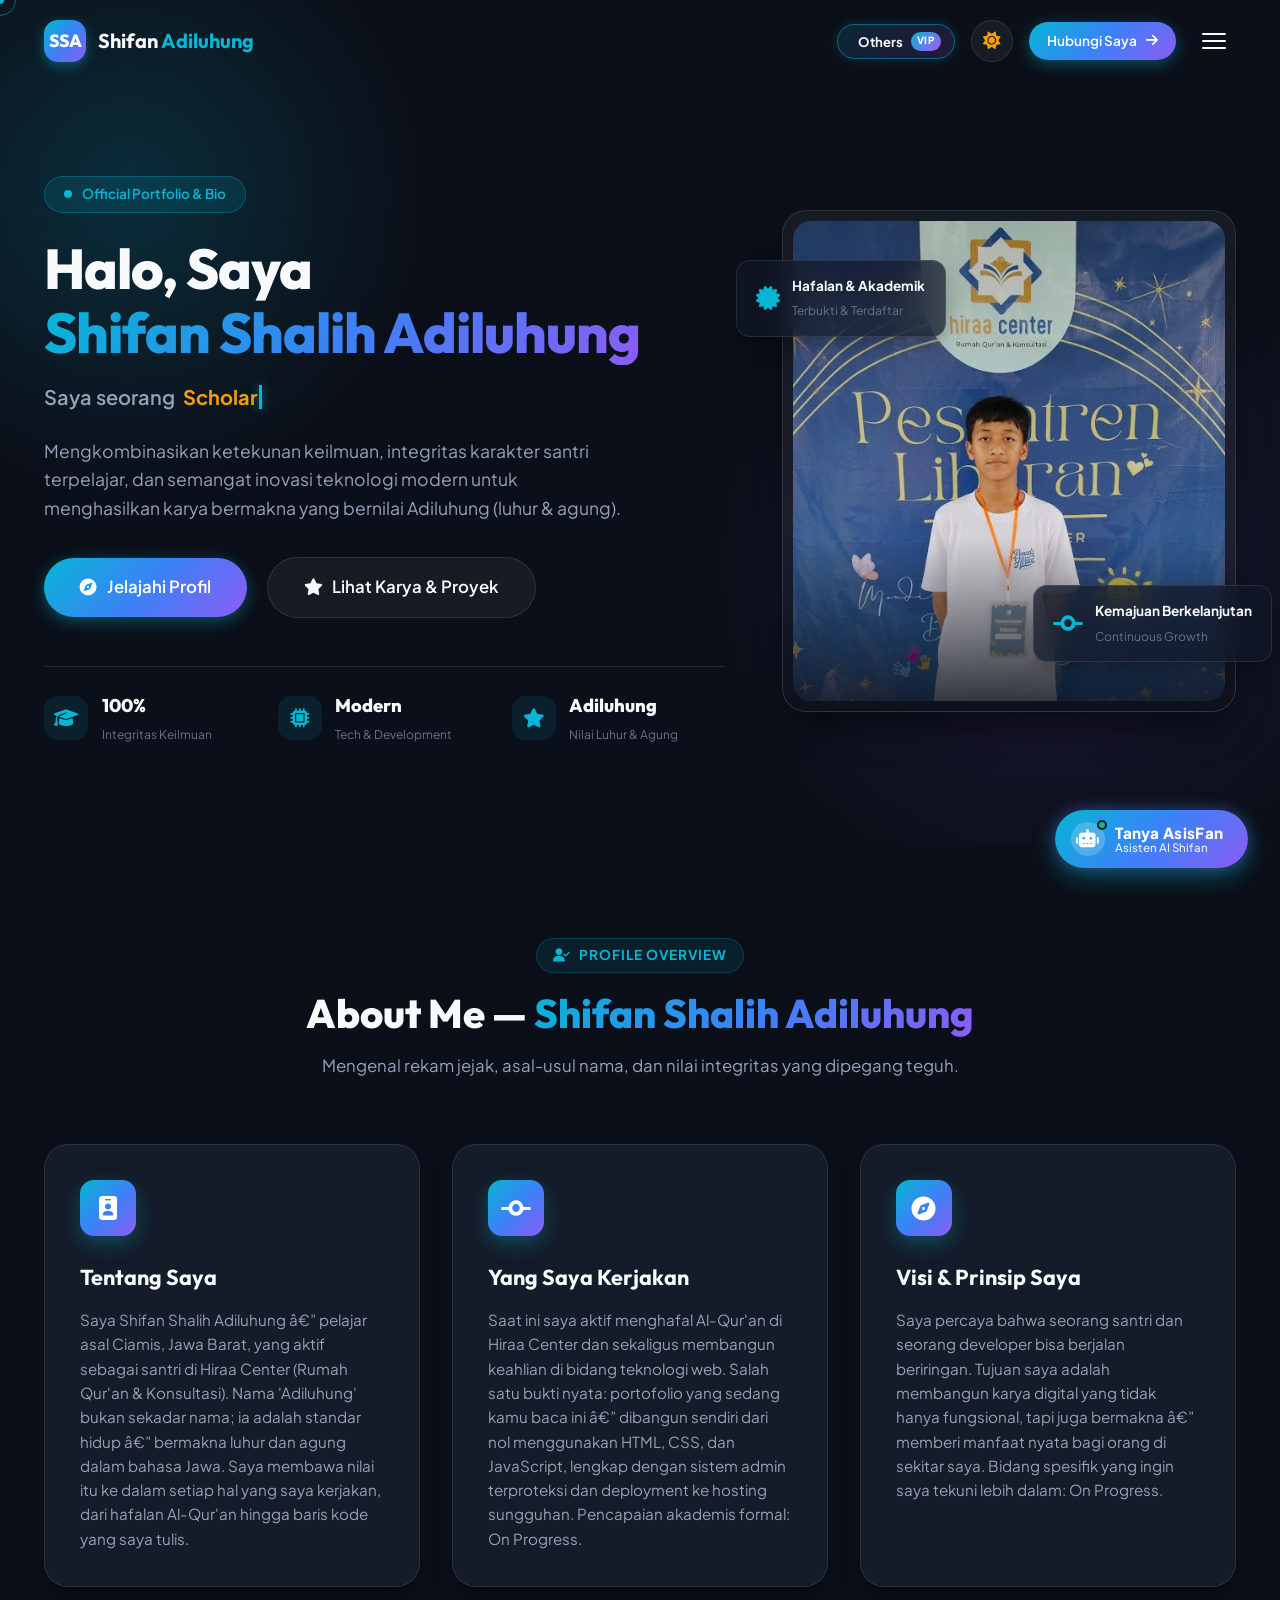
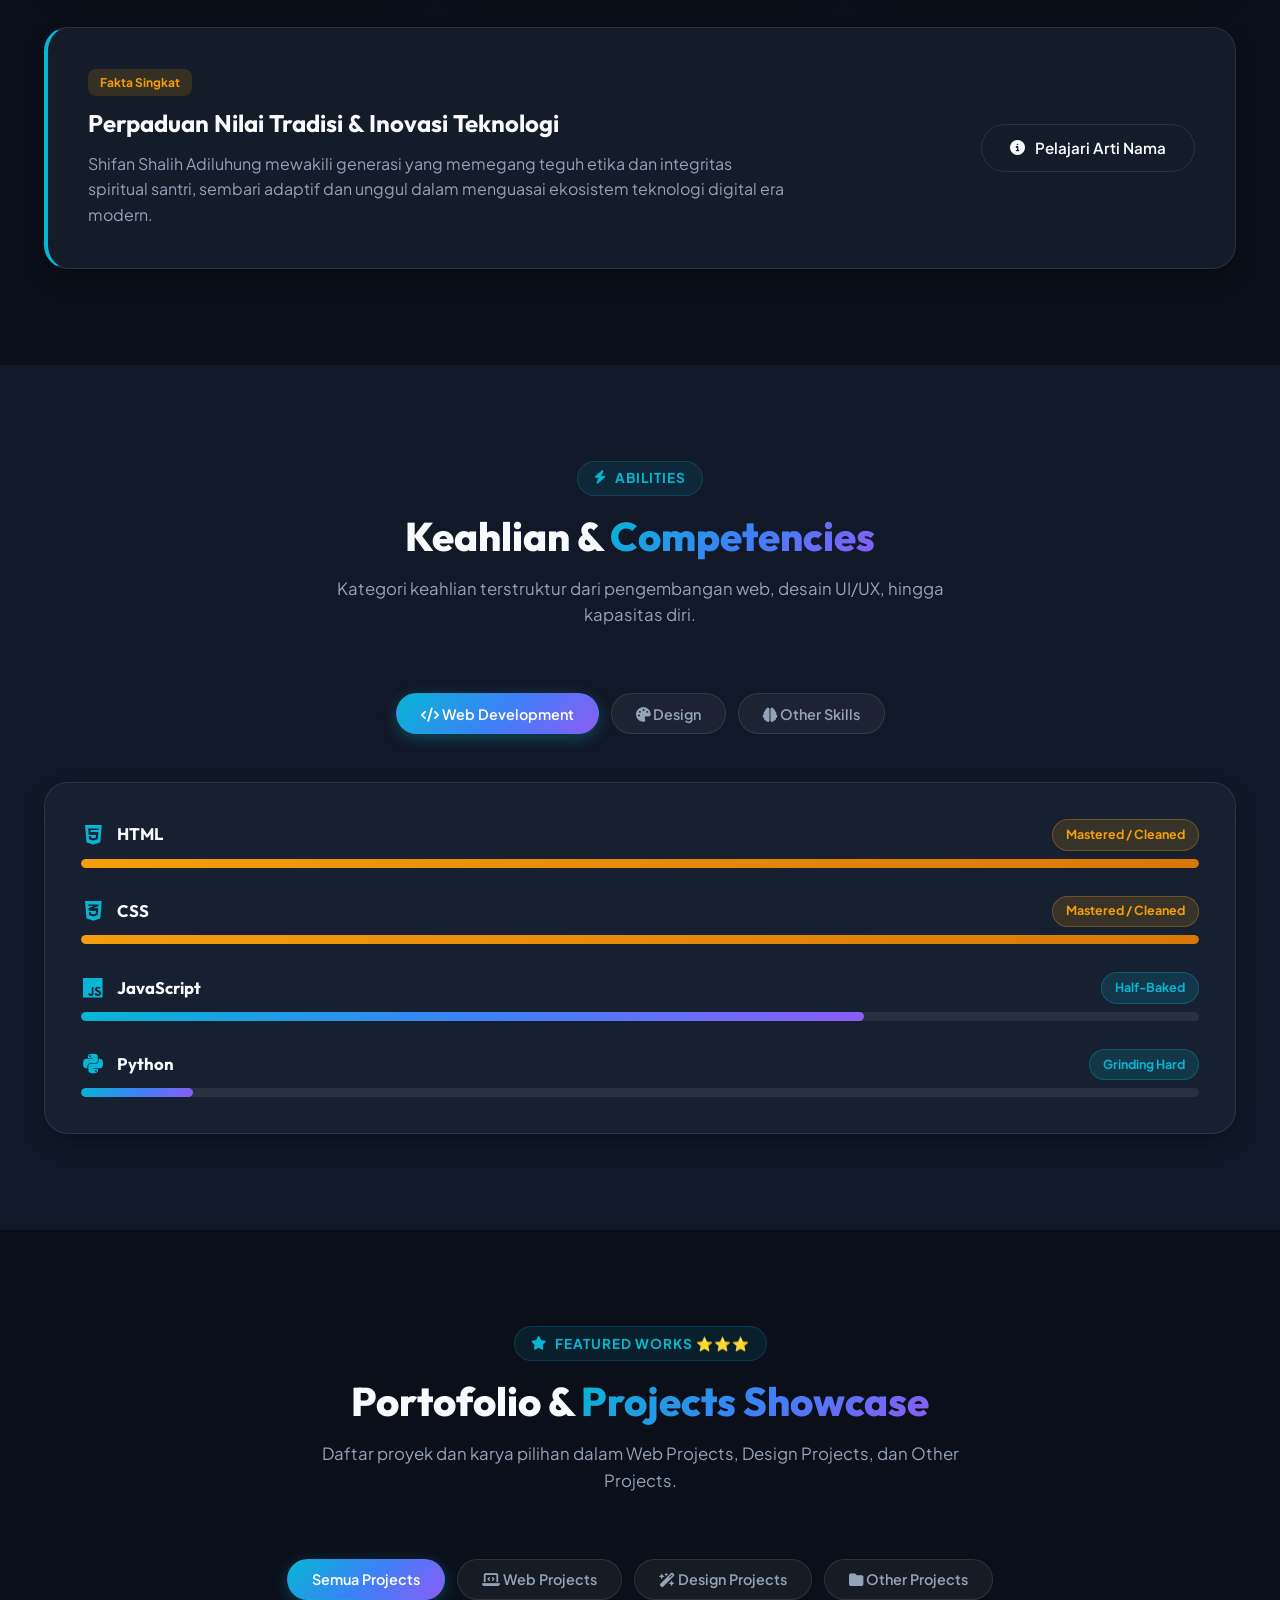
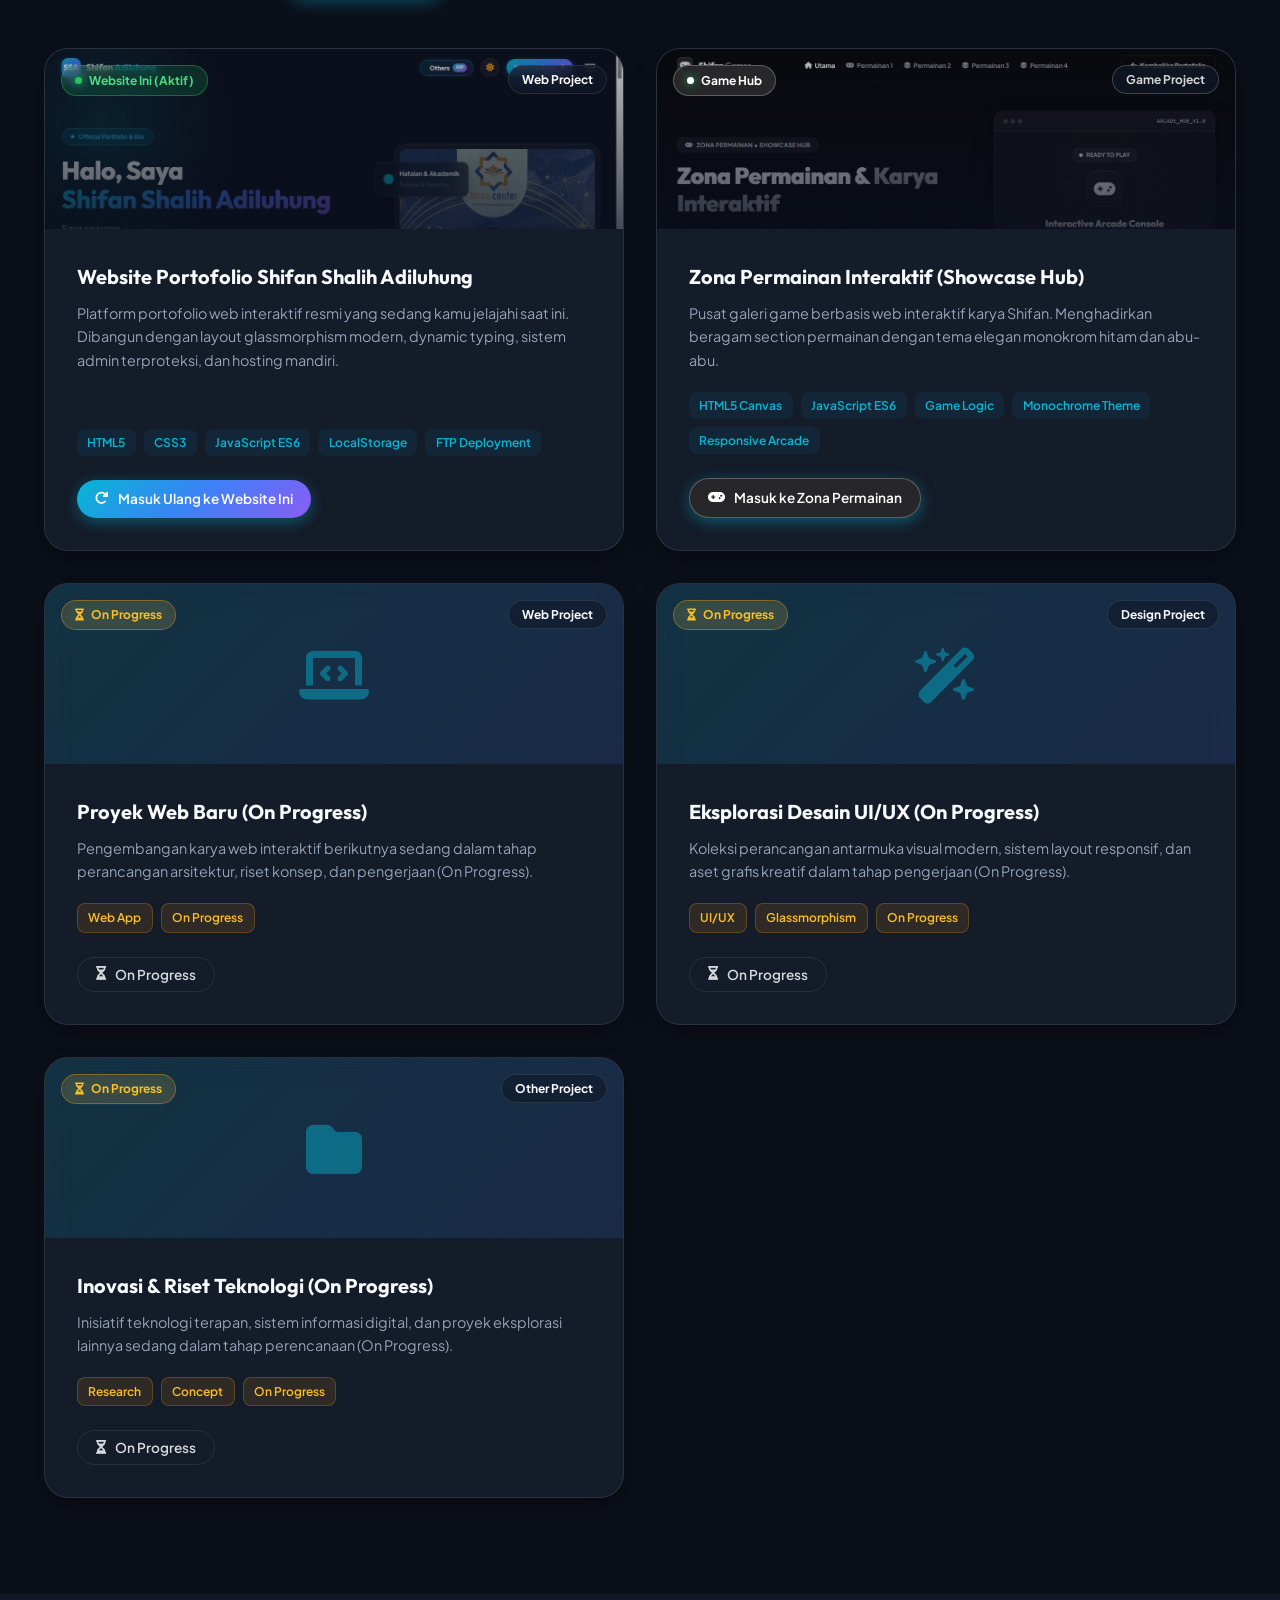
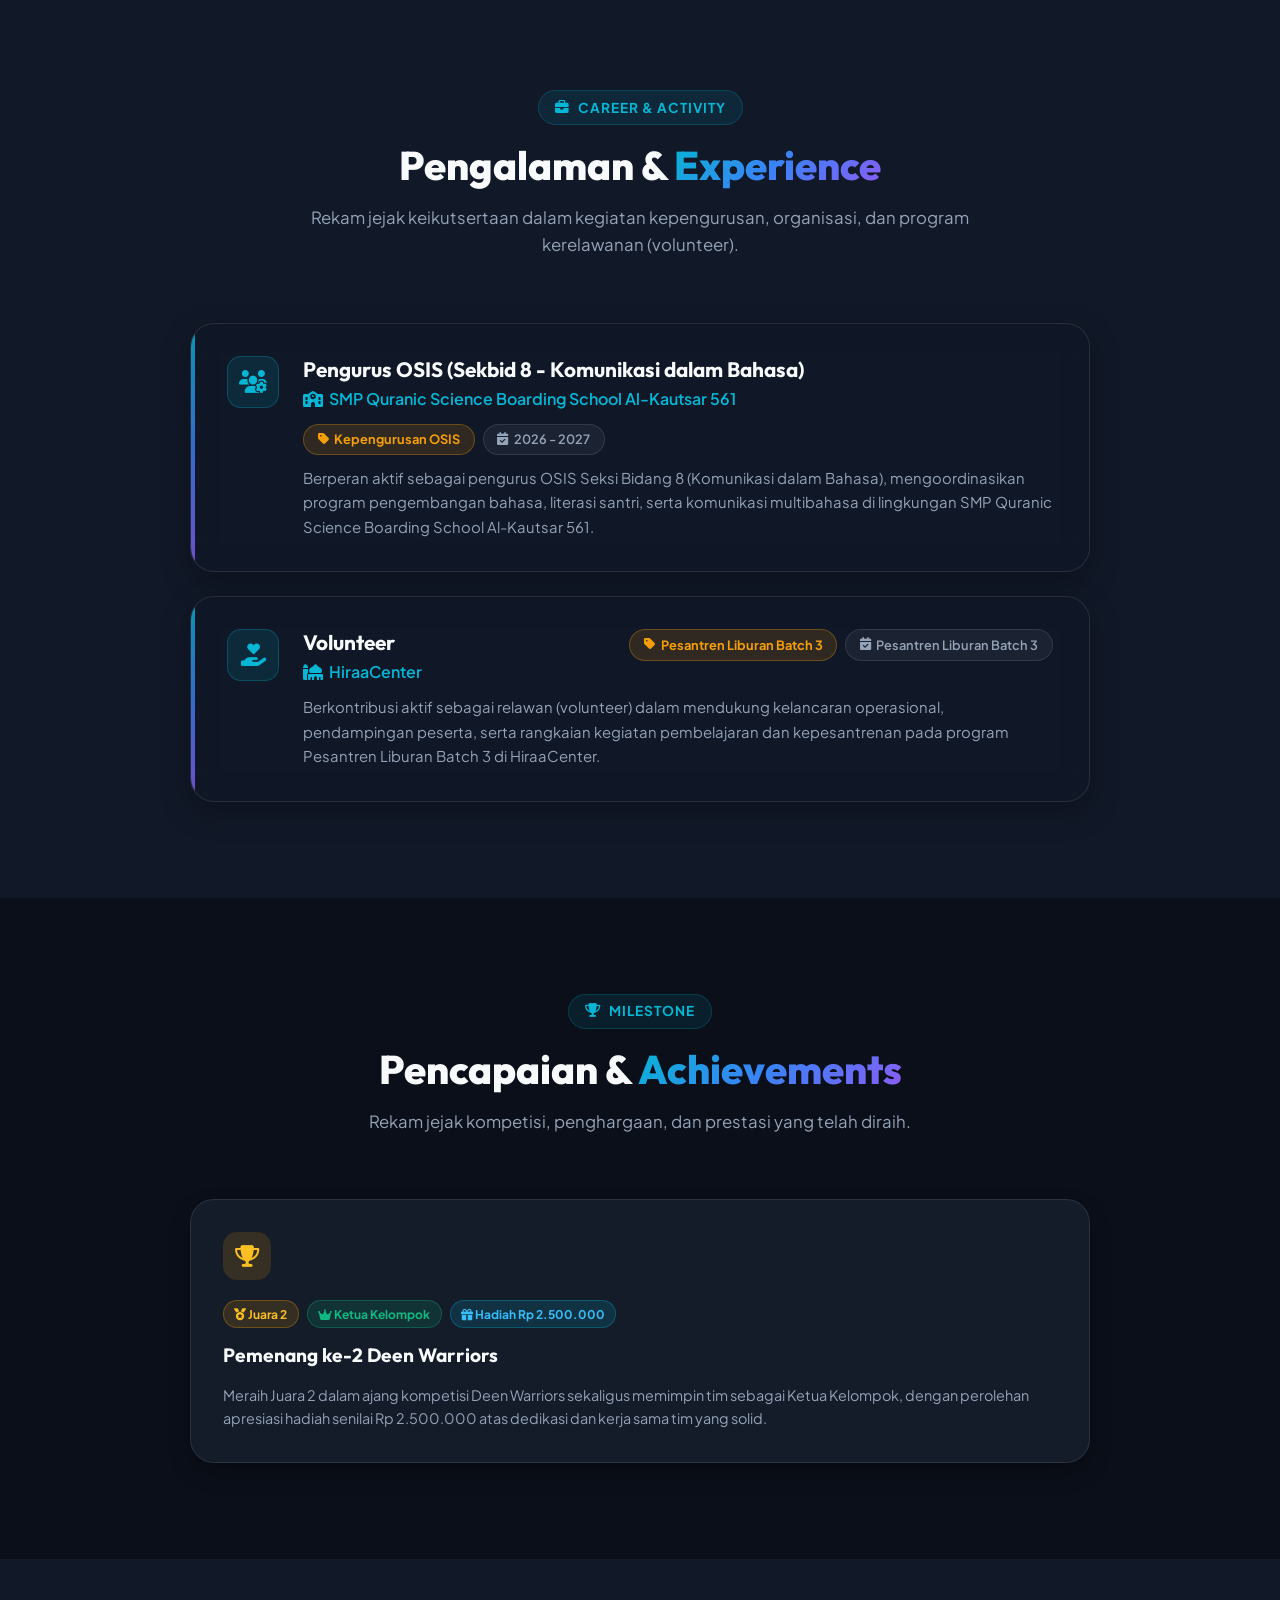
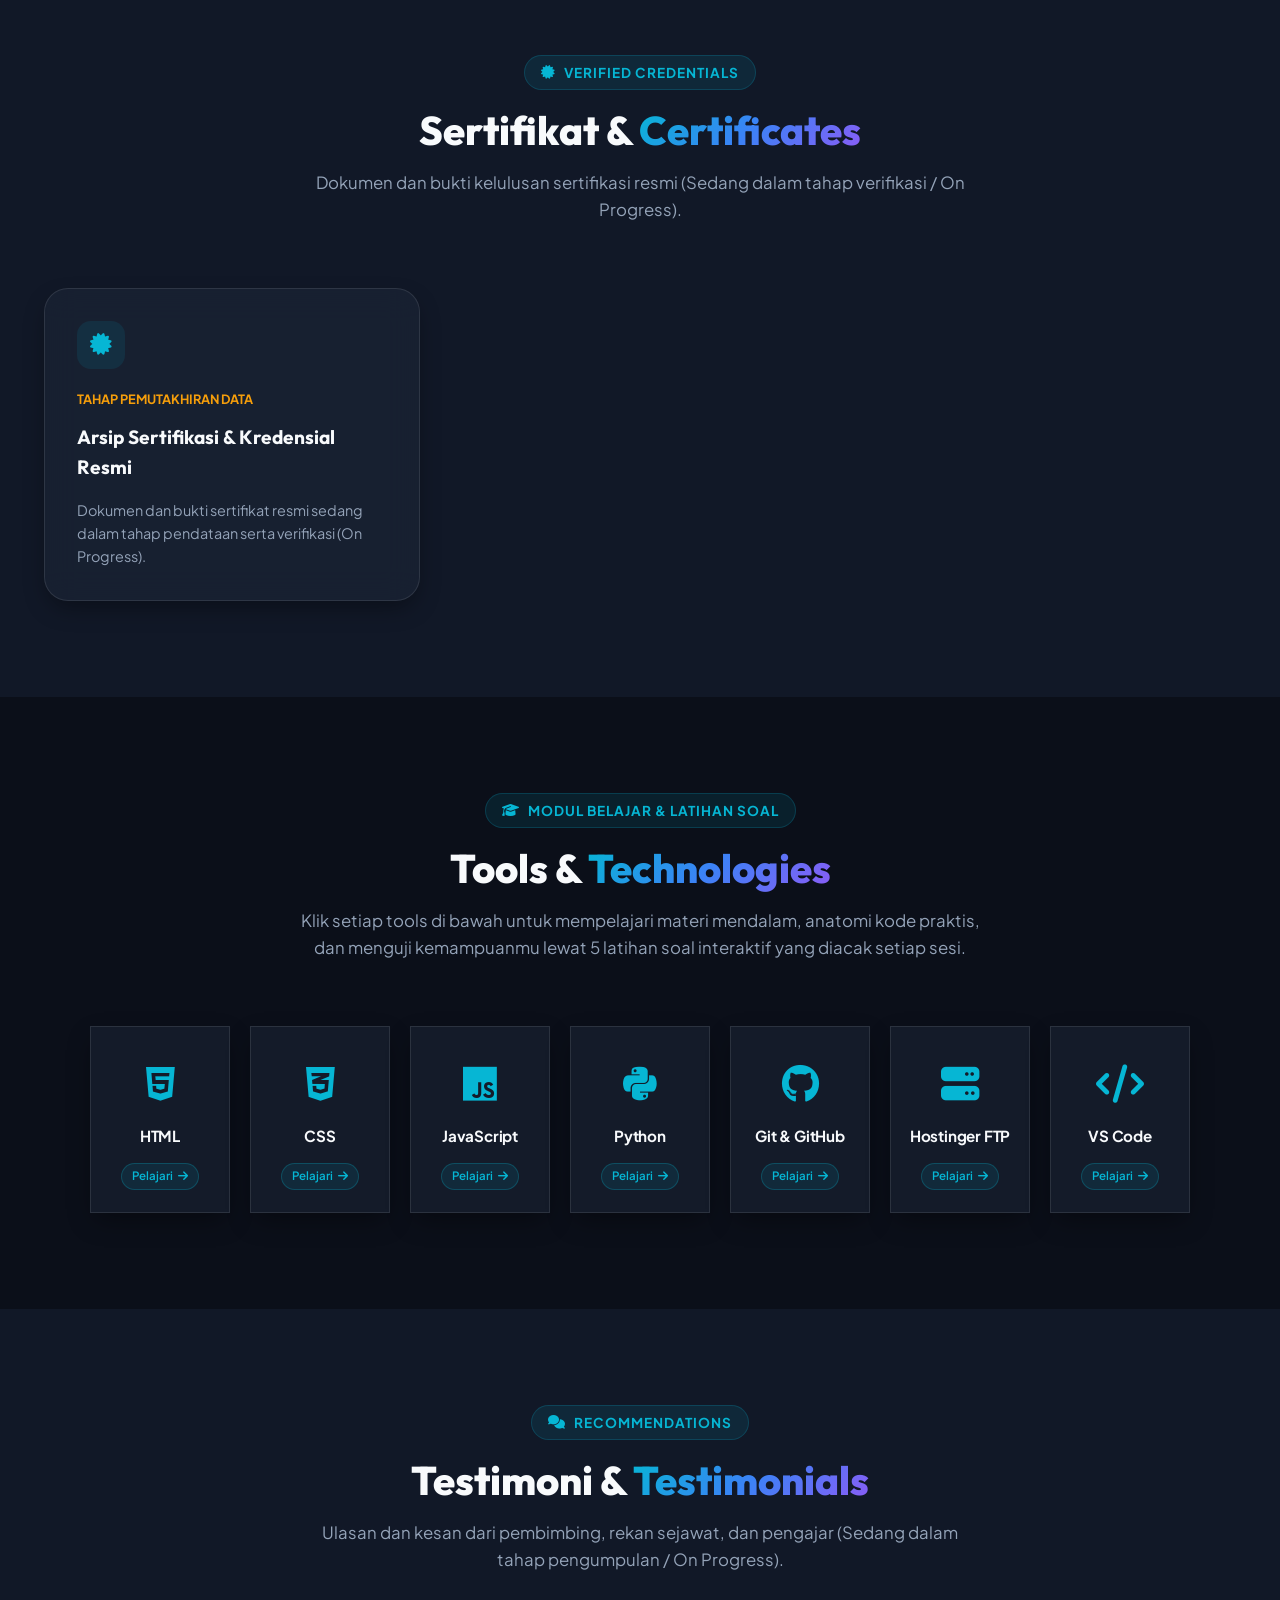
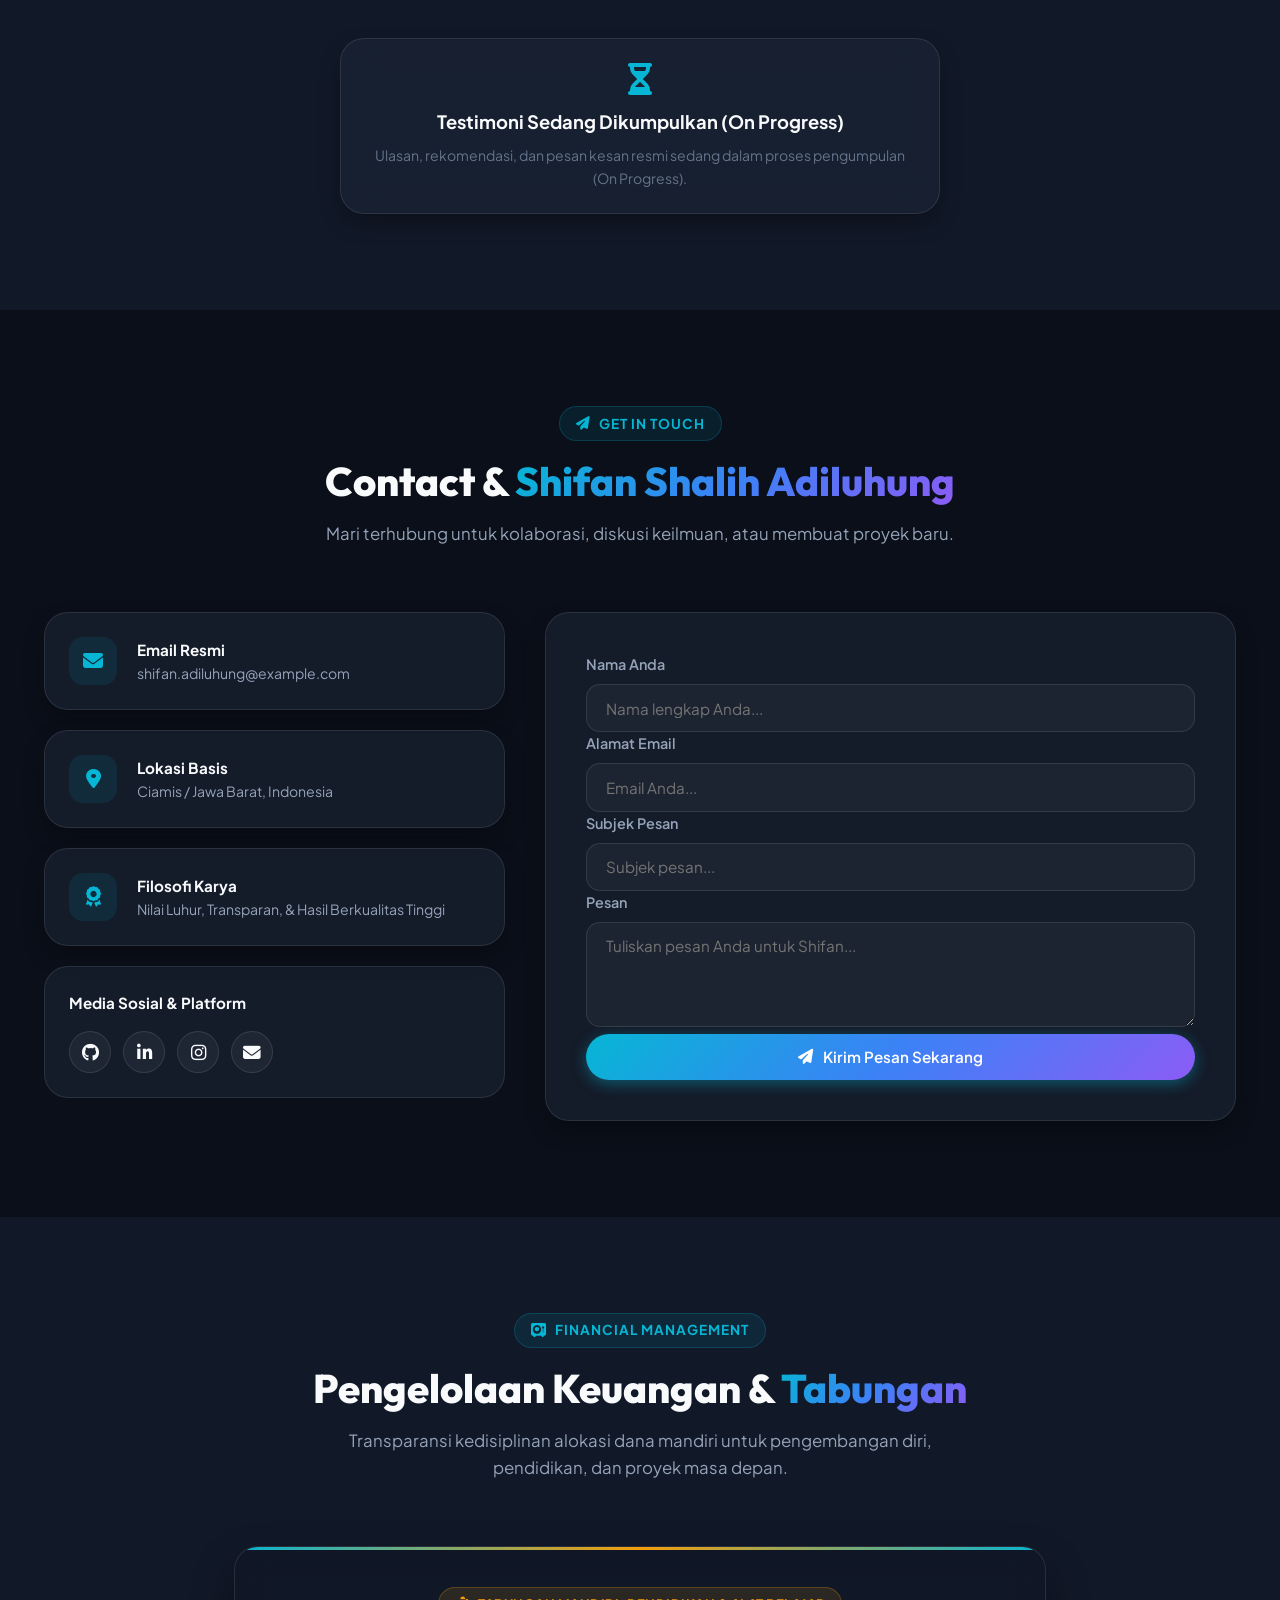
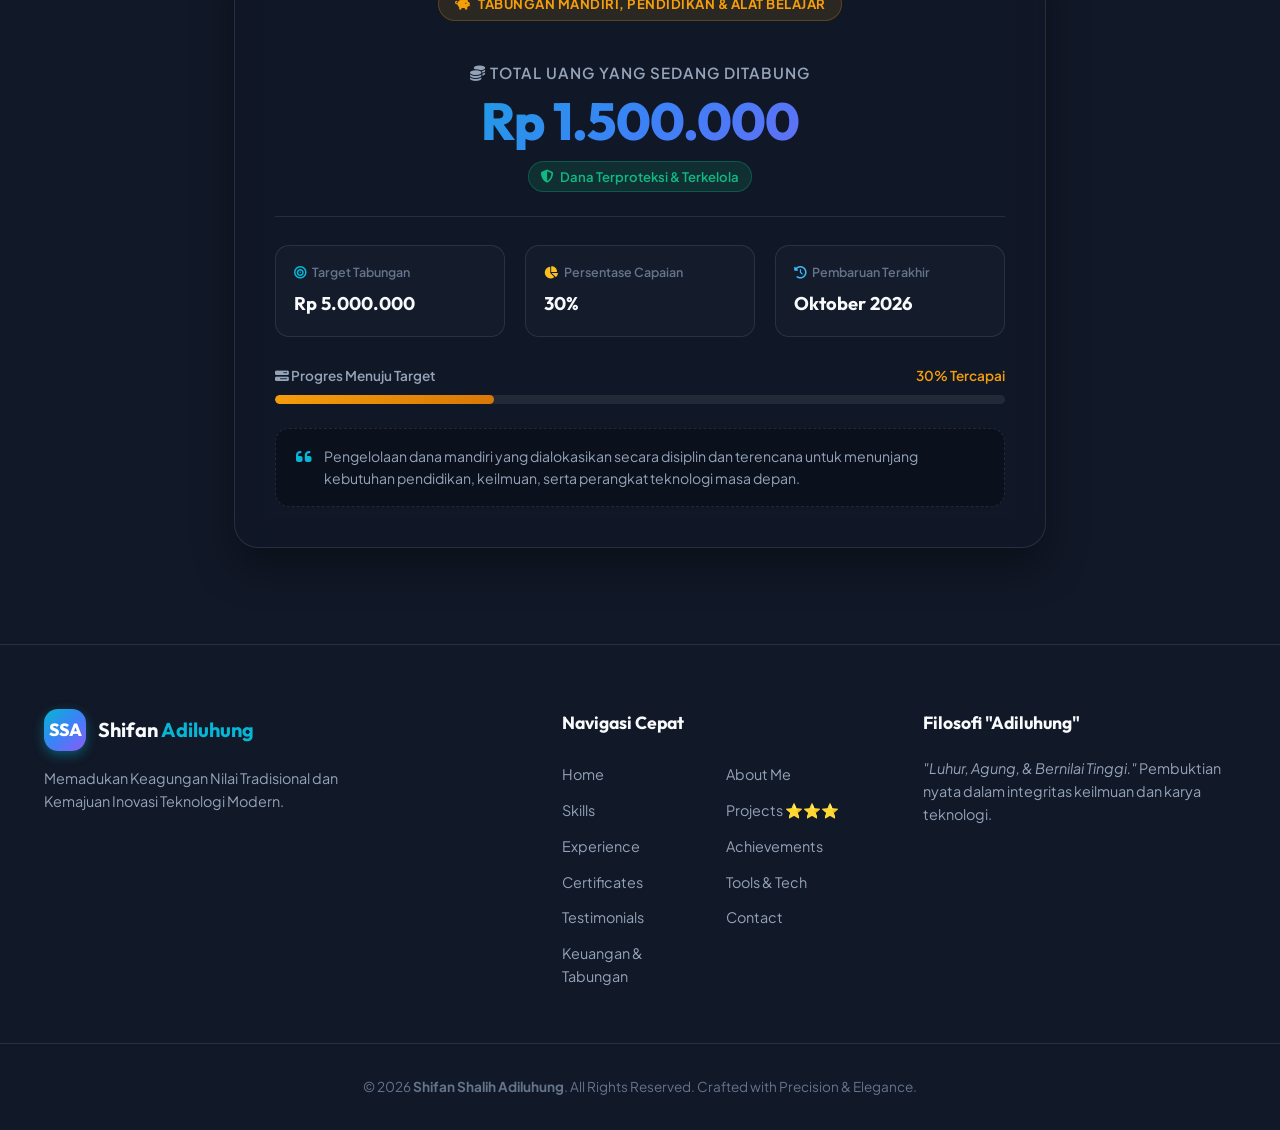
<file: index.html>
<!DOCTYPE html>
<html lang="id">
<head>
    <meta charset="UTF-8">
    <meta name="viewport" content="width=device-width, initial-scale=1.0">
    <meta name="description" content="Portofolio resmi Shifan Shalih Adiluhung - Terpelajar, Pengembang Teknologi, dan Individu Berorientasi pada Nilai Luhur (Adiluhung).">
    <meta name="keywords" content="Shifan Shalih Adiluhung, Portofolio Shifan, Shifan Ciamis, Adiluhung, Web Developer, Santri Terpelajar, Personal Website">
    <meta name="author" content="Shifan Shalih Adiluhung">
    
    <!-- Open Graph Metadata -->
    <meta property="og:title" content="Shifan Shalih Adiluhung | Official Portfolio & Bio">
    <meta property="og:description" content="Mengenal Shifan Shalih Adiluhung: Dedikasi Keilmuan, Inovasi Teknologi, dan Filosofi Nilai Luhur (Adiluhung).">
    <meta property="og:type" content="website">
    <meta property="og:image" content="https://shifandailyposts.mediasosial.net/assets/images/shifan_hero.jpg">
    <meta property="og:url" content="https://shifandailyposts.mediasosial.net/">
    <link rel="canonical" href="https://shifandailyposts.mediasosial.net/">
    <meta name="theme-color" content="#0b0f19">
    
    <title>Shifan Shalih Adiluhung | Official Portfolio & Bio</title>
    
    <!-- Google Fonts -->
    <link rel="preconnect" href="https://fonts.googleapis.com">
    <link rel="preconnect" href="https://fonts.gstatic.com" crossorigin>
    <link href="https://fonts.googleapis.com/css2?family=Outfit:wght@400;500;600;700;800&family=Plus+Jakarta+Sans:wght@400;500;600;700;800&display=swap" rel="stylesheet">
    
    <!-- FontAwesome Icons -->
    <link rel="stylesheet" href="https://cdnjs.cloudflare.com/ajax/libs/font-awesome/6.4.0/css/all.min.css">
    
    <!-- Stylesheets -->
    <link rel="stylesheet" href="styles.css?v=26.0">
</head>
<body class="dark-theme">
    <script src="theme-init.js?v=1.0"></script>
    <!-- Custom Glowing Cursor Follower -->
    <div class="cursor-dot" id="cursorDot"></div>
    <div class="cursor-blur" id="cursorBlur"></div>

    <!-- Navigation Header -->
    <header class="site-header" id="siteHeader">
        <div class="container header-container">
            <a href="#hero" class="logo-brand" id="logoBrand">
                <div class="logo-badge">SSA</div>
                <span class="logo-text">Shifan <span class="highlight">Adiluhung</span></span>
            </a>
            
            <nav class="nav-menu" id="navMenu">
                <a href="#hero" class="nav-link active"><i class="fa-solid fa-house"></i> Home</a>
                <a href="asisfan.html" class="nav-link nav-link-asisfan"><i class="fa-solid fa-robot"></i> AsisFan</a>
                <a href="#about" class="nav-link"><i class="fa-solid fa-user"></i> About Me</a>
                <a href="#skills" class="nav-link"><i class="fa-solid fa-bolt"></i> Skills</a>
                <a href="#projects" class="nav-link"><i class="fa-solid fa-star"></i> Projects</a>
                <a href="#experience" class="nav-link"><i class="fa-solid fa-briefcase"></i> Experience</a>
                <a href="#achievements" class="nav-link"><i class="fa-solid fa-trophy"></i> Achievements</a>
                <a href="#certificates" class="nav-link"><i class="fa-solid fa-certificate"></i> Certificates</a>
                <a href="#tools" class="nav-link"><i class="fa-solid fa-screwdriver-wrench"></i> Tools</a>
                <a href="#testimonials" class="nav-link"><i class="fa-solid fa-comments"></i> Testimonials</a>
                <a href="#contact" class="nav-link"><i class="fa-solid fa-paper-plane"></i> Contact</a>
                <a href="#finance" class="nav-link"><i class="fa-solid fa-vault"></i> Tabungan</a>
                <a href="others.html" class="nav-link nav-link-others"><i class="fa-solid fa-layer-group"></i> Others <span class="nav-badge-pill">Baru</span></a>
            </nav>

            <div class="header-actions">
                <a href="others.html" class="nav-others-pill" id="headerOthersBtn" title="Materi Khusus & Showcase (Others)">
                    <i class="fa-solid fa-sparkles"></i>
                    <span>Others</span>
                    <span class="pill-badge">VIP</span>
                </a>
                <button class="theme-toggle-btn" id="themeToggleBtn" aria-label="Ubah Tema">
                    <i class="fa-solid fa-moon icon-moon"></i>
                    <i class="fa-solid fa-sun icon-sun"></i>
                </button>
                <a href="#contact" class="btn btn-primary btn-sm btn-glow" id="headerCtaBtn">
                    <span>Hubungi Saya</span>
                    <i class="fa-solid fa-arrow-right"></i>
                </a>
                <button class="hamburger-btn" id="hamburgerBtn" aria-label="Buka Menu">
                    <span></span>
                    <span></span>
                    <span></span>
                </button>
            </div>
        </div>
    </header>

    <!-- Main Content -->
    <main>
        <!-- 1. HOME (HERO SECTION) -->
        <section class="hero-section" id="hero">
            <div class="ambient-glow glow-1"></div>
            <div class="ambient-glow glow-2"></div>
            
            <div class="container hero-container">
                <div class="hero-content">
                    <div class="badge-pill" id="heroBadge">
                        <span class="pulse-dot"></span>
                        <span>Official Portfolio & Bio</span>
                    </div>
                    
                    <h1 class="hero-title">
                        Halo, Saya <br>
                        <span class="text-gradient" id="heroNameDisplay">Shifan Shalih Adiluhung</span>
                    </h1>
                    
                    <div class="hero-typing-wrapper">
                        <span class="typing-prefix">Saya seorang</span>
                        <span class="typing-text" id="typingText"></span><span class="typing-cursor"></span>
                    </div>
                    
                    <p class="hero-description" id="heroBioDisplay">
                        Mengkombinasikan ketekunan keilmuan, integritas karakter santri terpelajar, dan semangat inovasi teknologi modern untuk menghasilkan karya bermakna yang bernilai <em>Adiluhung</em> (luhur & agung).
                    </p>
                    
                    <div class="hero-cta-group">
                        <a href="#about" class="btn btn-primary btn-lg btn-glow">
                            <i class="fa-solid fa-compass"></i>
                            <span>Jelajahi Profil</span>
                        </a>
                        <a href="#projects" class="btn btn-glass btn-lg">
                            <i class="fa-solid fa-star"></i>
                            <span>Lihat Karya & Proyek</span>
                        </a>
                    </div>

                    <div class="hero-stats">
                        <div class="stat-card">
                            <div class="stat-icon"><i class="fa-solid fa-book-quran" id="heroStat1Icon"></i></div>
                            <div class="stat-info">
                                <span class="stat-number" id="heroStat1Num">100%</span>
                                <span class="stat-label" id="heroStat1Label">Integritas Keilmuan</span>
                            </div>
                        </div>
                        <div class="stat-card">
                            <div class="stat-icon"><i class="fa-solid fa-microchip" id="heroStat2Icon"></i></div>
                            <div class="stat-info">
                                <span class="stat-number" id="heroStat2Num">Modern</span>
                                <span class="stat-label" id="heroStat2Label">Tech & Development</span>
                            </div>
                        </div>
                        <div class="stat-card">
                            <div class="stat-icon"><i class="fa-solid fa-star" id="heroStat3Icon"></i></div>
                            <div class="stat-info">
                                <span class="stat-number" id="heroStat3Num">Adiluhung</span>
                                <span class="stat-label" id="heroStat3Label">Nilai Luhur & Agung</span>
                            </div>
                        </div>
                    </div>
                </div>

                <div class="hero-visual">
                    <div class="hero-image-wrapper" id="heroCardTilt">
                        <div class="glass-frame">
                            <img src="assets/images/shifan_hero.jpg?v=2.0" alt="Shifan Shalih Adiluhung Portrait" class="hero-portrait" id="heroPortraitImg" width="512" height="683" fetchpriority="high" decoding="async">
                            <div class="frame-overlay"></div>
                        </div>
                        <div class="floating-badge badge-1">
                            <i class="fa-solid fa-certificate"></i>
                            <div>
                                <strong>Hafalan & Akademik</strong>
                                <span>Terbukti & Terdaftar</span>
                            </div>
                        </div>
                        <div class="floating-badge badge-2">
                            <i class="fa-solid fa-code-commit"></i>
                            <div>
                                <strong>Kemajuan Berkelanjutan</strong>
                                <span>Continuous Growth</span>
                            </div>
                        </div>
                    </div>
                </div>
            </div>
        </section>

        <!-- 2. ABOUT ME -->
        <section class="about-section section-padding" id="about">
            <div class="container">
                <div class="section-header text-center">
                    <span class="section-subtitle"><i class="fa-solid fa-user-check"></i> Profile Overview</span>
                    <h2 class="section-title">About Me — <span class="text-gradient" id="aboutNameDisplay">Shifan Shalih Adiluhung</span></h2>
                    <p class="section-description">Mengenal rekam jejak, asal-usul nama, dan nilai integritas yang dipegang teguh.</p>
                </div>

                <div class="about-grid" id="aboutGridContainer">
                    <div class="about-card glass-card">
                        <div class="about-card-icon"><i class="fa-solid fa-id-badge"></i></div>
                        <h3>Tentang Saya</h3>
                        <p id="aboutMeaningText">
                            Saya <strong>Shifan Shalih Adiluhung</strong> — pelajar asal <em>Ciamis, Jawa Barat</em>, yang aktif sebagai santri di <strong>Hiraa Center</strong> (Rumah Qur'an &amp; Konsultasi). Nama &ldquo;Adiluhung&rdquo; bukan sekadar nama; ia adalah standar hidup — bermakna <em>luhur dan agung</em>. Saya membawa nilai itu ke dalam setiap hal yang dikerjakan, dari hafalan Al-Qur'an hingga baris kode yang ditulis.
                        </p>
                    </div>

                    <div class="about-card glass-card">
                        <div class="about-card-icon"><i class="fa-solid fa-code-commit"></i></div>
                        <h3>Yang Saya Kerjakan</h3>
                        <p id="aboutEduText">
                            Aktif menghafal Al-Qur'an di <strong>Hiraa Center</strong> sekaligus membangun keahlian teknologi web. Bukti nyatanya: portofolio yang sedang kamu baca ini — dibangun sendiri dari nol menggunakan <strong>HTML, CSS, dan JavaScript</strong>, dengan sistem admin terproteksi dan deployment ke hosting sungguhan. Pencapaian akademis formal: <em>On Progress</em>.
                        </p>
                    </div>

                    <div class="about-card glass-card">
                        <div class="about-card-icon"><i class="fa-solid fa-compass"></i></div>
                        <h3>Visi &amp; Prinsip Saya</h3>
                        <p id="aboutVisionText">
                            Seorang santri dan developer bisa berjalan beriringan. Tujuan saya: membangun karya digital yang tidak hanya fungsional, tapi juga <strong>bermakna</strong> — memberi manfaat nyata bagi orang di sekitar. Bidang spesifik yang ingin ditekuni lebih dalam: <em>On Progress</em>.
                        </p>
                    </div>
                </div>

                <div class="info-banner glass-card mt-5">
                    <div class="info-banner-content">
                        <div class="info-banner-badge">Fakta Singkat</div>
                        <h3 id="aboutFactTitle">Perpaduan Nilai Tradisi &amp; Inovasi Teknologi</h3>
                        <p id="aboutFactDesc">
                            Shifan Shalih Adiluhung mewakili generasi yang memegang teguh etika dan integritas spiritual santri, sembari adaptif dan unggul dalam menguasai ekosistem teknologi digital era modern.
                        </p>
                    </div>
                    <button class="btn btn-outline" id="openNameModalBtn">
                        <i class="fa-solid fa-circle-info"></i> Pelajari Arti Nama
                    </button>
                </div>
            </div>
        </section>

        <!-- 3. SKILLS (Web Development, Design, Other Skills) -->
        <section class="skills-section section-padding bg-alt" id="skills">
            <div class="container">
                <div class="section-header text-center">
                    <span class="section-subtitle"><i class="fa-solid fa-bolt"></i> Abilities</span>
                    <h2 class="section-title">Keahlian & <span class="text-gradient">Competencies</span></h2>
                    <p class="section-description">Kategori keahlian terstruktur dari pengembangan web, desain UI/UX, hingga kapasitas diri.</p>
                </div>

                <!-- Skills Sub-Category Tabs -->
                <div class="filter-controls mb-4" id="skillsTabGroup">
                    <button class="filter-btn active" data-skill-tab="web-dev"><i class="fa-solid fa-code"></i> Web Development</button>
                    <button class="filter-btn" data-skill-tab="design"><i class="fa-solid fa-palette"></i> Design</button>
                    <button class="filter-btn" data-skill-tab="other-skills"><i class="fa-solid fa-brain"></i> Other Skills</button>
                </div>

                <div class="skills-categorized-wrapper">
                    <!-- Web Development Skills Pane -->
                    <div class="skills-pane active" id="paneSkillWebDev">
                        <div class="skills-grid glass-card p-4">
                            <div class="skill-items" id="webDevSkillsContainer">
                                <!-- HTML Skill Item -->
                                <div class="skill-item">
                                    <div class="skill-info">
                                        <div class="skill-name-box">
                                            <i class="fa-brands fa-html5 skill-icon"></i>
                                            <span class="skill-name">HTML</span>
                                        </div>
                                        <span class="skill-status-badge gold">Mastered / Cleaned</span>
                                    </div>
                                    <div class="progress-bar"><div class="progress-fill gold-fill" style="width: 100%;"></div></div>
                                </div>

                                <!-- CSS Skill Item -->
                                <div class="skill-item">
                                    <div class="skill-info">
                                        <div class="skill-name-box">
                                            <i class="fa-brands fa-css3-alt skill-icon"></i>
                                            <span class="skill-name">CSS</span>
                                        </div>
                                        <span class="skill-status-badge gold">Mastered / Cleaned</span>
                                    </div>
                                    <div class="progress-bar"><div class="progress-fill gold-fill" style="width: 100%;"></div></div>
                                </div>

                                <!-- JavaScript Skill Item -->
                                <div class="skill-item">
                                    <div class="skill-info">
                                        <div class="skill-name-box">
                                            <i class="fa-brands fa-js skill-icon"></i>
                                            <span class="skill-name">JavaScript</span>
                                        </div>
                                        <span class="skill-status-badge">Half-Baked</span>
                                    </div>
                                    <div class="progress-bar"><div class="progress-fill" style="width: 80%;"></div></div>
                                </div>

                                <!-- Python Skill Item -->
                                <div class="skill-item">
                                    <div class="skill-info">
                                        <div class="skill-name-box">
                                            <i class="fa-brands fa-python skill-icon"></i>
                                            <span class="skill-name">Python</span>
                                        </div>
                                        <span class="skill-status-badge">Grinding Hard</span>
                                    </div>
                                    <div class="progress-bar"><div class="progress-fill" style="width: 30%;"></div></div>
                                </div>
                            </div>
                        </div>
                    </div>

                    <!-- Design Skills Pane -->
                    <div class="skills-pane" id="paneSkillDesign">
                        <div class="skills-grid glass-card p-4">
                            <div class="skill-items" id="designSkillsContainer">
                                <div class="empty-skills-placeholder text-center p-3">
                                    <i class="fa-solid fa-hourglass-half"></i>
                                    <h4 style="font-size: 1.05rem; margin-top: 0.5rem; margin-bottom: 0.25rem;">Keahlian Belum Diisi (On Progress)</h4>
                                    <p style="font-size: 0.85rem; color: var(--text-muted); margin: 0;">Kategori keahlian ini disiapkan untuk tahap perkembangan selanjutnya.</p>
                                </div>
                            </div>
                        </div>
                    </div>

                    <!-- Other Skills Pane -->
                    <div class="skills-pane" id="paneSkillOther">
                        <div class="skills-grid glass-card p-4">
                            <div class="skill-items" id="otherSkillsContainer">
                                <div class="empty-skills-placeholder text-center p-3">
                                    <i class="fa-solid fa-hourglass-half"></i>
                                    <h4 style="font-size: 1.05rem; margin-top: 0.5rem; margin-bottom: 0.25rem;">Keahlian Belum Diisi (On Progress)</h4>
                                    <p style="font-size: 0.85rem; color: var(--text-muted); margin: 0;">Kategori keahlian ini disiapkan untuk tahap perkembangan selanjutnya.</p>
                                </div>
                            </div>
                        </div>
                    </div>
                </div>
            </div>
        </section>

        <!-- 4. PROJECTS ⭐⭐⭐ (Web Projects, Design Projects, Other Projects) -->
        <section class="projects-section section-padding" id="projects">
            <div class="container">
                <div class="section-header text-center">
                    <span class="section-subtitle"><i class="fa-solid fa-star"></i> Featured Works ⭐⭐⭐</span>
                    <h2 class="section-title">Portofolio & <span class="text-gradient">Projects Showcase</span></h2>
                    <p class="section-description">Daftar proyek dan karya pilihan dalam Web Projects, Design Projects, dan Other Projects.</p>
                </div>

                <!-- Projects Sub-Category Filter Controls -->
                <div class="filter-controls mb-4">
                    <button class="filter-btn active" data-proj-filter="all">Semua Projects</button>
                    <button class="filter-btn" data-proj-filter="web-projects"><i class="fa-solid fa-laptop-code"></i> Web Projects</button>
                    <button class="filter-btn" data-proj-filter="design-projects"><i class="fa-solid fa-wand-magic-sparkles"></i> Design Projects</button>
                    <button class="filter-btn" data-proj-filter="other-projects"><i class="fa-solid fa-folder"></i> Other Projects</button>
                </div>

                <div class="projects-grid" id="projectsGridContainer">
                    <div class="project-card glass-card project-card-clickable" data-category="web-projects" data-href="index.html" title="Klik untuk memuat ulang / masuk ke website ini">
                        <div class="project-thumb">
                            <img src="assets/images/portfolio_preview.jpg?v=1.0" class="project-thumb-img" alt="Preview Website Portofolio Shifan" loading="lazy">
                            <div class="project-thumb-overlay"></div>
                            <div class="badge-live-site"><span class="badge-live-dot"></span> Website Ini (Aktif)</div>
                            <span class="project-category">Web Project</span>
                        </div>
                        <div class="project-details">
                            <h3>Website Portofolio Shifan Shalih Adiluhung</h3>
                            <p>Platform portofolio web interaktif resmi yang sedang kamu jelajahi saat ini. Dibangun dengan layout glassmorphism modern, dynamic typing, sistem admin terproteksi, dan hosting mandiri.</p>
                            <div class="project-tech">
                                <span>HTML5</span><span>CSS3</span><span>JavaScript ES6</span><span>LocalStorage</span><span>FTP Deployment</span>
                            </div>
                            <a href="index.html" class="btn btn-sm btn-primary project-action-btn" style="width: fit-content; text-decoration: none;">
                                <i class="fa-solid fa-arrow-rotate-right"></i> Masuk Ulang ke Website Ini
                            </a>
                        </div>
                    </div>
                    <div class="project-card glass-card project-card-clickable" data-category="web-projects" data-href="games.html" title="Buka Zona Permainan Interaktif (Showcase Hub)">
                        <div class="project-thumb">
                            <img src="assets/images/games_showcase_preview.jpg?v=3.0" class="project-thumb-img" alt="Preview Zona Permainan Shifan" loading="lazy">
                            <div class="project-thumb-overlay"></div>
                            <div class="badge-live-site" style="background: #27272a; border-color: rgba(255, 255, 255, 0.25); color: #ffffff;"><span class="badge-live-dot" style="background: #ffffff;"></span> Game Hub</div>
                            <span class="project-category" style="color: #d4d4d8; border-color: rgba(255, 255, 255, 0.2);">Game Project</span>
                        </div>
                        <div class="project-details">
                            <h3>Zona Permainan Interaktif (Showcase Hub)</h3>
                            <p>Pusat koleksi game berbasis web interaktif karya Shifan. Menghadirkan beragam section permainan dengan tema elegan hitam dan abu-abu.</p>
                            <div class="project-tech">
                                <span>HTML5 Canvas</span><span>JavaScript ES6</span><span>Game Logic</span><span>Monochrome Theme</span><span>Responsive Arcade</span>
                            </div>
                            <a href="games.html" class="btn btn-sm btn-primary project-action-btn" style="width: fit-content; text-decoration: none; background: #27272a; border: 1px solid rgba(255, 255, 255, 0.25); color: #ffffff;">
                                <i class="fa-solid fa-gamepad"></i> Masuk ke Zona Permainan
                            </a>
                        </div>
                    </div>
                    <div class="project-card glass-card project-card-onprogress" data-category="web-projects" title="Proyek masih dalam tahap pengerjaan (On Progress)">
                        <div class="project-thumb">
                            <div class="badge-onprogress-site"><i class="fa-solid fa-hourglass-half"></i> On Progress</div>
                            <div class="thumb-icon" style="opacity: 0.45;"><i class="fa-solid fa-laptop-code"></i></div>
                            <span class="project-category">Web Project</span>
                        </div>
                        <div class="project-details">
                            <h3>Proyek Web Baru (On Progress)</h3>
                            <p>Pengembangan karya web interaktif berikutnya sedang dalam tahap perancangan arsitektur, riset konsep, dan pengerjaan (On Progress).</p>
                            <div class="project-tech">
                                <span style="background: rgba(245, 158, 11, 0.12); color: #fbbf24; border: 1px solid rgba(245, 158, 11, 0.25);">Web App</span>
                                <span style="background: rgba(245, 158, 11, 0.12); color: #fbbf24; border: 1px solid rgba(245, 158, 11, 0.25);">On Progress</span>
                            </div>
                            <button type="button" class="btn btn-sm btn-outline onprogress-project-btn" style="width: fit-content; opacity: 0.85; cursor: pointer;">
                                <i class="fa-solid fa-hourglass-half"></i> On Progress
                            </button>
                        </div>
                    </div>
                    <div class="project-card glass-card project-card-onprogress" data-category="design-projects" title="Proyek masih dalam tahap pengerjaan (On Progress)">
                        <div class="project-thumb">
                            <div class="badge-onprogress-site"><i class="fa-solid fa-hourglass-half"></i> On Progress</div>
                            <div class="thumb-icon" style="opacity: 0.45;"><i class="fa-solid fa-wand-magic-sparkles"></i></div>
                            <span class="project-category">Design Project</span>
                        </div>
                        <div class="project-details">
                            <h3>Eksplorasi Desain UI/UX (On Progress)</h3>
                            <p>Koleksi perancangan antarmuka visual modern, sistem layout responsif, dan aset grafis kreatif dalam tahap pengerjaan (On Progress).</p>
                            <div class="project-tech">
                                <span style="background: rgba(245, 158, 11, 0.12); color: #fbbf24; border: 1px solid rgba(245, 158, 11, 0.25);">UI/UX</span>
                                <span style="background: rgba(245, 158, 11, 0.12); color: #fbbf24; border: 1px solid rgba(245, 158, 11, 0.25);">Glassmorphism</span>
                                <span style="background: rgba(245, 158, 11, 0.12); color: #fbbf24; border: 1px solid rgba(245, 158, 11, 0.25);">On Progress</span>
                            </div>
                            <button type="button" class="btn btn-sm btn-outline onprogress-project-btn" style="width: fit-content; opacity: 0.85; cursor: pointer;">
                                <i class="fa-solid fa-hourglass-half"></i> On Progress
                            </button>
                        </div>
                    </div>
                    <div class="project-card glass-card project-card-onprogress" data-category="other-projects" title="Proyek masih dalam tahap pengerjaan (On Progress)">
                        <div class="project-thumb">
                            <div class="badge-onprogress-site"><i class="fa-solid fa-hourglass-half"></i> On Progress</div>
                            <div class="thumb-icon" style="opacity: 0.45;"><i class="fa-solid fa-folder"></i></div>
                            <span class="project-category">Other Project</span>
                        </div>
                        <div class="project-details">
                            <h3>Inovasi & Riset Teknologi (On Progress)</h3>
                            <p>Inisiatif teknologi terapan, sistem informasi digital, dan proyek eksplorasi lainnya sedang dalam tahap perencanaan (On Progress).</p>
                            <div class="project-tech">
                                <span style="background: rgba(245, 158, 11, 0.12); color: #fbbf24; border: 1px solid rgba(245, 158, 11, 0.25);">Research</span>
                                <span style="background: rgba(245, 158, 11, 0.12); color: #fbbf24; border: 1px solid rgba(245, 158, 11, 0.25);">Concept</span>
                                <span style="background: rgba(245, 158, 11, 0.12); color: #fbbf24; border: 1px solid rgba(245, 158, 11, 0.25);">On Progress</span>
                            </div>
                            <button type="button" class="btn btn-sm btn-outline onprogress-project-btn" style="width: fit-content; opacity: 0.85; cursor: pointer;">
                                <i class="fa-solid fa-hourglass-half"></i> On Progress
                            </button>
                        </div>
                    </div>
                </div>
            </div>
        </section>

        <!-- 5. EXPERIENCE -->
        <section class="experience-section section-padding bg-alt" id="experience">
            <div class="container">
                <div class="section-header text-center">
                    <span class="section-subtitle"><i class="fa-solid fa-briefcase"></i> Career & Activity</span>
                    <h2 class="section-title">Pengalaman & <span class="text-gradient">Experience</span></h2>
                    <p class="section-description">Rekam jejak keikutsertaan dalam kegiatan kepengurusan, organisasi, dan program kerelawanan (volunteer).</p>
                </div>

                <div class="experience-vertical-grid" id="experienceTimelineContainer">
                    <div class="experience-card-item glass-card">
                        <div class="experience-badge-icon">
                            <i class="fa-solid fa-users-gear"></i>
                        </div>
                        <div class="experience-body">
                            <div class="experience-header-meta">
                                <div>
                                    <h3 class="experience-role-title">Pengurus OSIS (Sekbid 8 - Komunikasi dalam Bahasa)</h3>
                                    <span class="experience-org-title"><i class="fa-solid fa-school"></i> SMP Quranic Science Boarding School Al-Kautsar 561</span>
                                </div>
                                <div class="experience-meta-tags">
                                    <span class="exp-category-badge"><i class="fa-solid fa-tag"></i> Kepengurusan OSIS</span>
                                    <span class="exp-period-badge"><i class="fa-solid fa-calendar-check"></i> 2026 - 2027</span>
                                </div>
                            </div>
                            <p class="experience-desc">
                                Berperan aktif sebagai pengurus OSIS Seksi Bidang 8 (Komunikasi dalam Bahasa), mengoordinasikan program pengembangan bahasa, literasi santri, serta komunikasi multibahasa di lingkungan SMP Quranic Science Boarding School Al-Kautsar 561.
                            </p>
                        </div>
                    </div>

                    <div class="experience-card-item glass-card">
                        <div class="experience-badge-icon">
                            <i class="fa-solid fa-hand-holding-heart"></i>
                        </div>
                        <div class="experience-body">
                            <div class="experience-header-meta">
                                <div>
                                    <h3 class="experience-role-title">Volunteer</h3>
                                    <span class="experience-org-title"><i class="fa-solid fa-mosque"></i> HiraaCenter</span>
                                </div>
                                <div class="experience-meta-tags">
                                    <span class="exp-category-badge"><i class="fa-solid fa-tag"></i> Pesantren Liburan Batch 3</span>
                                    <span class="exp-period-badge"><i class="fa-solid fa-calendar-check"></i> Pesantren Liburan Batch 3</span>
                                </div>
                            </div>
                            <p class="experience-desc">
                                Berkontribusi aktif sebagai relawan (volunteer) dalam mendukung kelancaran operasional, pendampingan peserta, serta rangkaian kegiatan pembelajaran dan kepesantrenan pada program Pesantren Liburan Batch 3 di HiraaCenter.
                            </p>
                        </div>
                    </div>
                </div>
            </div>
        </section>

        <!-- 6. ACHIEVEMENTS -->
        <section class="achievements-section section-padding" id="achievements">
            <div class="container">
                <div class="section-header text-center">
                    <span class="section-subtitle"><i class="fa-solid fa-trophy"></i> Milestone</span>
                    <h2 class="section-title">Pencapaian & <span class="text-gradient">Achievements</span></h2>
                    <p class="section-description">Rekam jejak kompetisi, penghargaan, dan prestasi yang telah diraih.</p>
                </div>

                <div class="achievements-grid" id="achievementsGridContainer">
                    <div class="achieve-card glass-card">
                        <div class="achieve-icon" style="color: #fbbf24; background: rgba(245, 158, 11, 0.15);"><i class="fa-solid fa-trophy"></i></div>
                        <div style="display: flex; gap: 0.5rem; flex-wrap: wrap; margin-bottom: 0.75rem;">
                            <span class="badge" style="background: rgba(245, 158, 11, 0.15); color: #fbbf24; border: 1px solid rgba(245, 158, 11, 0.3); font-size: 0.75rem; padding: 0.2rem 0.65rem; border-radius: 20px; font-weight: 700;">
                                <i class="fa-solid fa-medal"></i> Juara 2
                            </span>
                            <span class="badge" style="background: rgba(16, 185, 129, 0.15); color: #10b981; border: 1px solid rgba(16, 185, 129, 0.3); font-size: 0.75rem; padding: 0.2rem 0.65rem; border-radius: 20px; font-weight: 700;">
                                <i class="fa-solid fa-crown"></i> Ketua Kelompok
                            </span>
                            <span class="badge" style="background: rgba(6, 182, 212, 0.15); color: #38bdf8; border: 1px solid rgba(6, 182, 212, 0.3); font-size: 0.75rem; padding: 0.2rem 0.65rem; border-radius: 20px; font-weight: 700;">
                                <i class="fa-solid fa-gift"></i> Hadiah Rp 2.500.000
                            </span>
                        </div>
                        <h3>Pemenang ke-2 Deen Warriors</h3>
                        <p style="color: var(--text-secondary); font-size: 0.9rem; line-height: 1.6; margin-top: 0.35rem;">
                            Meraih Juara 2 dalam ajang kompetisi Deen Warriors sekaligus memimpin tim sebagai Ketua Kelompok, dengan perolehan apresiasi hadiah senilai Rp 2.500.000 atas kerja sama dan dedikasi tim yang solid.
                        </p>
                    </div>
                </div>
            </div>
        </section>

        <!-- 7. CERTIFICATES -->
        <section class="certificates-section section-padding bg-alt" id="certificates">
            <div class="container">
                <div class="section-header text-center">
                    <span class="section-subtitle"><i class="fa-solid fa-certificate"></i> Verified Credentials</span>
                    <h2 class="section-title">Sertifikat & <span class="text-gradient">Certificates</span></h2>
                    <p class="section-description">Dokumen dan bukti kelulusan sertifikasi resmi (Sedang dalam tahap verifikasi / On Progress).</p>
                </div>

                <div class="certificates-grid" id="certificatesGridContainer">
                    <div class="cert-card glass-card" style="grid-column: 1 / -1; max-width: 600px; margin: 0 auto; text-align: center;">
                        <div class="cert-icon" style="margin: 0 auto 0.75rem auto;"><i class="fa-solid fa-hourglass-half"></i></div>
                        <div class="cert-issuer">Tahap Pemutakhiran Data</div>
                        <h3>Arsip Sertifikasi &amp; Kredensial Resmi</h3>
                        <p style="color: var(--text-secondary); font-size: 0.9rem; margin-top: 0.5rem;">Dokumen dan bukti sertifikat resmi sedang dalam tahap pendataan serta verifikasi (On Progress).</p>
                    </div>
                </div>
            </div>
        </section>

        <!-- 8. TOOLS & TECHNOLOGIES -->
        <section class="tools-section section-padding" id="tools">
            <div class="container">
                <div class="section-header text-center">
                    <span class="section-subtitle"><i class="fa-solid fa-graduation-cap"></i> Modul Belajar & Latihan Soal</span>
                    <h2 class="section-title">Tools & <span class="text-gradient">Technologies</span></h2>
                    <p class="section-description">Klik setiap tools di bawah untuk mempelajari materi mendalam, anatomi kode praktis, dan menguji kemampuanmu lewat 5 latihan soal interaktif yang diacak setiap sesi.</p>
                </div>

                <div class="tools-grid" id="toolsGridContainer">
                    <a href="learn.html?tool=html" class="tool-card glass-card" title="Pelajari HTML (Materi Dasar & Latihan Soal)">
                        <div class="tool-icon"><i class="fa-brands fa-html5"></i></div>
                        <div class="tool-name">HTML</div>
                        <span class="tool-action-pill"><span>Pelajari</span> <i class="fa-solid fa-arrow-right"></i></span>
                    </a>
                    <a href="learn.html?tool=css" class="tool-card glass-card" title="Pelajari CSS (Materi Dasar & Latihan Soal)">
                        <div class="tool-icon"><i class="fa-brands fa-css3-alt"></i></div>
                        <div class="tool-name">CSS</div>
                        <span class="tool-action-pill"><span>Pelajari</span> <i class="fa-solid fa-arrow-right"></i></span>
                    </a>
                    <a href="learn.html?tool=javascript" class="tool-card glass-card" title="Pelajari JavaScript (Materi Dasar & Latihan Soal)">
                        <div class="tool-icon"><i class="fa-brands fa-js"></i></div>
                        <div class="tool-name">JavaScript</div>
                        <span class="tool-action-pill"><span>Pelajari</span> <i class="fa-solid fa-arrow-right"></i></span>
                    </a>
                    <a href="learn.html?tool=python" class="tool-card glass-card" title="Pelajari Python (Materi Dasar & Latihan Soal)">
                        <div class="tool-icon"><i class="fa-brands fa-python"></i></div>
                        <div class="tool-name">Python</div>
                        <span class="tool-action-pill"><span>Pelajari</span> <i class="fa-solid fa-arrow-right"></i></span>
                    </a>
                    <a href="learn.html?tool=git" class="tool-card glass-card" title="Pelajari Git & GitHub (Materi Dasar & Latihan Soal)">
                        <div class="tool-icon"><i class="fa-brands fa-github"></i></div>
                        <div class="tool-name">Git & GitHub</div>
                        <span class="tool-action-pill"><span>Pelajari</span> <i class="fa-solid fa-arrow-right"></i></span>
                    </a>
                    <a href="learn.html?tool=hostinger" class="tool-card glass-card" title="Pelajari Hostinger FTP (Materi Dasar & Latihan Soal)">
                        <div class="tool-icon"><i class="fa-solid fa-server"></i></div>
                        <div class="tool-name">Hostinger FTP</div>
                        <span class="tool-action-pill"><span>Pelajari</span> <i class="fa-solid fa-arrow-right"></i></span>
                    </a>
                    <a href="learn.html?tool=vscode" class="tool-card glass-card" title="Pelajari VS Code (Materi Dasar & Latihan Soal)">
                        <div class="tool-icon"><i class="fa-solid fa-code"></i></div>
                        <div class="tool-name">VS Code</div>
                        <span class="tool-action-pill"><span>Pelajari</span> <i class="fa-solid fa-arrow-right"></i></span>
                    </a>
                </div>
            </div>
        </section>

        <!-- 9. TESTIMONIALS -->
        <section class="testimonials-section section-padding bg-alt" id="testimonials">
            <div class="container">
                <div class="section-header text-center">
                    <span class="section-subtitle"><i class="fa-solid fa-comments"></i> Recommendations</span>
                    <h2 class="section-title">Testimoni & <span class="text-gradient">Testimonials</span></h2>
                    <p class="section-description">Ulasan dan kesan dari pembimbing, rekan sejawat, dan pengajar (Sedang dalam tahap pengumpulan / On Progress).</p>
                </div>

                <div class="testimonials-grid" id="testimonialsGridContainer">
                    <div class="testimonial-card glass-card" style="grid-column: 1 / -1; max-width: 600px; margin: 0 auto; text-align: center;">
                        <div style="font-size: 2rem; color: var(--primary-color); margin-bottom: 0.75rem;"><i class="fa-solid fa-hourglass-half"></i></div>
                        <h3 style="font-size: 1.15rem; margin-bottom: 0.5rem;">Testimoni Sedang Dikumpulkan (On Progress)</h3>
                        <p style="color: var(--text-secondary); font-size: 0.9rem; margin-top: 0.5rem;">Ulasan, rekomendasi, dan pesan kesan resmi sedang dalam proses pengumpulan (On Progress).</p>
                    </div>
                </div>
            </div>
        </section>

        <!-- 10. CONTACT -->
        <section class="contact-section section-padding" id="contact">
            <div class="container">
                <div class="section-header text-center">
                    <span class="section-subtitle"><i class="fa-solid fa-paper-plane"></i> Get in Touch</span>
                    <h2 class="section-title">Contact & <span class="text-gradient" id="contactTitleName">Informasi Kontak</span></h2>
                    <p class="section-description">Mari terhubung untuk kolaborasi, diskusi keilmuan, atau membuat proyek baru.</p>
                </div>

                <div class="contact-wrapper">
                    <div class="contact-info-side">
                        <div class="info-card glass-card">
                            <div class="info-icon"><i class="fa-solid fa-envelope"></i></div>
                            <div>
                                <h4>Email Resmi</h4>
                                <p id="contactEmailDisplay">shifan.adiluhung@example.com</p>
                            </div>
                        </div>

                        <div class="info-card glass-card">
                            <div class="info-icon"><i class="fa-solid fa-location-dot"></i></div>
                            <div>
                                <h4>Lokasi Basis</h4>
                                <p id="contactLocationDisplay">Ciamis / Jawa Barat, Indonesia</p>
                            </div>
                        </div>

                        <div class="info-card glass-card">
                            <div class="info-icon"><i class="fa-solid fa-award"></i></div>
                            <div>
                                <h4>Filosofi Karya</h4>
                                <p>Nilai Luhur, Transparan, & Hasil Berkualitas Tinggi</p>
                            </div>
                        </div>

                        <div class="social-links-box">
                            <h4>Media Sosial & Platform</h4>
                            <div class="social-icons" id="socialLinksContainer">
                                <a href="https://github.com" target="_blank" rel="noopener" class="social-btn" aria-label="GitHub"><i class="fa-brands fa-github"></i></a>
                                <a href="https://linkedin.com" target="_blank" rel="noopener" class="social-btn" aria-label="LinkedIn"><i class="fa-brands fa-linkedin-in"></i></a>
                                <a href="https://instagram.com" target="_blank" rel="noopener" class="social-btn" aria-label="Instagram"><i class="fa-brands fa-instagram"></i></a>
                                <a href="mailto:shifan.adiluhung@example.com" class="social-btn" aria-label="Email"><i class="fa-solid fa-envelope"></i></a>
                            </div>
                        </div>
                    </div>

                    <div class="contact-form-side glass-card">
                        <form id="contactForm">
                            <div class="form-group">
                                <label for="contactName">Nama Anda</label>
                                <input type="text" id="contactName" class="form-control" placeholder="Nama lengkap Anda..." required>
                            </div>

                            <div class="form-group">
                                <label for="contactEmail">Alamat Email</label>
                                <input type="email" id="contactEmail" class="form-control" placeholder="Email Anda..." required>
                            </div>

                            <div class="form-group">
                                <label for="contactSubject">Subjek Pesan</label>
                                <input type="text" id="contactSubject" class="form-control" placeholder="Subjek pesan..." required>
                            </div>

                            <div class="form-group">
                                <label for="contactMessage">Pesan</label>
                                <textarea id="contactMessage" class="form-control" rows="4" placeholder="Tuliskan pesan Anda untuk Shifan..." required></textarea>
                            </div>

                            <button type="submit" class="btn btn-primary btn-block btn-glow" id="submitContactBtn">
                                <i class="fa-solid fa-paper-plane"></i>
                                <span>Kirim Pesan Sekarang</span>
                            </button>
                        </form>
                    </div>
                </div>
            </div>
        </section>

        <!-- 11. FINANCIAL MANAGEMENT / PENGELOLAAN KEUANGAN & TABUNGAN -->
        <section class="finance-section section-padding bg-alt" id="finance">
            <div class="container finance-container">
                <div class="section-header text-center">
                    <span class="section-subtitle"><i class="fa-solid fa-vault"></i> Financial Management</span>
                    <h2 class="section-title">Pengelolaan Keuangan & <span class="text-gradient">Tabungan</span></h2>
                    <p class="section-description">Transparansi kedisiplinan alokasi dana mandiri untuk pengembangan diri, pendidikan, dan proyek masa depan.</p>
                </div>

                <div class="finance-card glass-card">
                    <div class="text-center">
                        <div class="finance-top-badge">
                            <i class="fa-solid fa-piggy-bank"></i>
                            <span id="savingsGoalDisplay">Tabungan Mandiri &amp; Pendidikan</span>
                        </div>
                    </div>

                    <div class="finance-main-box">
                        <div class="finance-main-label"><i class="fa-solid fa-coins"></i> Total Uang yang Sedang Ditabung</div>
                        <div class="finance-main-amount text-gradient" id="savingsAmountDisplay">Rp 0</div>
                        <span class="finance-secure-badge">
                            <i class="fa-solid fa-shield-halved"></i> Dana Terproteksi &amp; Terkelola
                        </span>
                    </div>

                    <div class="finance-grid-stats">
                        <div class="finance-stat-item">
                            <span class="stat-meta-label"><i class="fa-solid fa-bullseye" style="color: var(--primary-color);"></i> Target Tabungan</span>
                            <span class="stat-meta-val" id="savingsTargetDisplay">Rp 0</span>
                        </div>
                        <div class="finance-stat-item">
                            <span class="stat-meta-label"><i class="fa-solid fa-chart-pie" style="color: #fbbf24;"></i> Persentase Capaian</span>
                            <span class="stat-meta-val" id="savingsPercentDisplay">0%</span>
                        </div>
                        <div class="finance-stat-item">
                            <span class="stat-meta-label"><i class="fa-solid fa-clock-rotate-left" style="color: #38bdf8;"></i> Pembaruan Terakhir</span>
                            <span class="stat-meta-val" id="savingsLastUpdatedDisplay">-</span>
                        </div>
                    </div>

                    <div class="finance-progress-wrap">
                        <div class="finance-progress-header">
                            <span style="color: var(--text-secondary);"><i class="fa-solid fa-bars-progress"></i> Progres Menuju Target</span>
                            <span style="color: var(--text-gold);" id="savingsPercentText">0% Tercapai</span>
                        </div>
                        <div class="progress-bar">
                            <div class="progress-fill gold-fill" id="savingsProgressFill" style="width: 0%;"></div>
                        </div>
                    </div>

                    <div class="finance-notes-box">
                        <i class="fa-solid fa-quote-left" style="color: var(--primary-color); font-size: 1.1rem; margin-top: 0.2rem; flex-shrink: 0;"></i>
                        <p id="savingsNotesDisplay" style="margin: 0;">
                            Pengelolaan dana mandiri yang dialokasikan secara disiplin dan terencana untuk menunjang kebutuhan pendidikan, keilmuan, serta perangkat teknologi masa depan.
                        </p>
                    </div>
                </div>
            </div>
        </section>
    </main>

    <!-- Footer -->
    <footer class="site-footer">
        <div class="container footer-container">
            <div class="footer-brand">
                <a href="#hero" class="logo-brand">
                    <div class="logo-badge">SSA</div>
                    <span class="logo-text">Shifan <span class="highlight">Adiluhung</span></span>
                </a>
                <p>Memadukan Keagungan Nilai Tradisional dan Kemajuan Inovasi Teknologi Modern.</p>
            </div>

            <div class="footer-links">
                <h4>Navigasi Cepat</h4>
                <ul>
                    <li><a href="#hero">Home</a></li>
                    <li><a href="#about">About Me</a></li>
                    <li><a href="#skills">Skills</a></li>
                    <li><a href="#projects">Projects ⭐⭐⭐</a></li>
                    <li><a href="#experience">Experience</a></li>
                    <li><a href="#achievements">Achievements</a></li>
                    <li><a href="#certificates">Certificates</a></li>
                    <li><a href="#tools">Tools & Tech</a></li>
                    <li><a href="#testimonials">Testimonials</a></li>
                    <li><a href="#contact">Contact</a></li>
                    <li><a href="#finance">Keuangan &amp; Tabungan</a></li>
                </ul>
            </div>

            <div class="footer-note">
                <h4>Filosofi "Adiluhung"</h4>
                <p><em>"Luhur, Agung, & Bernilai Tinggi."</em> Pembuktian nyata dalam integritas keilmuan dan karya teknologi.</p>
            </div>
        </div>
        <div class="footer-bottom text-center">
            <p>&copy; 2026 <strong id="footerCopyrightName">Shifan Shalih Adiluhung</strong>. All Rights Reserved. Crafted with Precision & Elegance.</p>
        </div>
    </footer>

    <!-- Name Meaning Modal -->
    <div class="modal" id="nameModal">
        <div class="modal-overlay" id="modalOverlay"></div>
        <div class="modal-card glass-card">
            <button class="modal-close-btn" id="modalCloseBtn">&times;</button>
            <div class="modal-header text-center">
                <div class="modal-icon"><i class="fa-solid fa-gem"></i></div>
                <h3>Etimologi & Makna Filosofis</h3>
                <h4 class="text-gradient">Shifan Shalih Adiluhung</h4>
            </div>
            <div class="modal-body">
                <div class="meaning-item">
                    <strong><i class="fa-solid fa-circle-dot"></i> Shifan:</strong>
                    <p>Berasal dari keilmuan dan keindahan karakter yang memiliki sifat positif, bersih, dan berpandangan jernih.</p>
                </div>
                <div class="meaning-item">
                    <strong><i class="fa-solid fa-circle-dot"></i> Shalih:</strong>
                    <p>Memiliki arti orang yang baik, jujur, bermanfaat bagi sesama, dan memegang teguh norma agama & moralitas.</p>
                </div>
                <div class="meaning-item">
                    <strong><i class="fa-solid fa-circle-dot"></i> Adiluhung:</strong>
                    <p>Kata dalam bahasa Indonesia/Jawa bernilai tinggi yang berarti <em>Luhur, Agung, dan Sangat Berharga</em>. Melambangkan standar karya tertinggi dan warisan budi pekerti yang tidak ternilai.</p>
                </div>
            </div>
            <div class="modal-footer text-center">
                <button class="btn btn-primary" id="modalOkBtn">Saya Mengerti</button>
            </div>
        </div>
    </div>

    <!-- Project Detail Modal -->
    <div class="modal" id="projectModal">
        <div class="modal-overlay" id="projectModalOverlay"></div>
        <div class="modal-card glass-card">
            <button class="modal-close-btn" id="projectModalCloseBtn">&times;</button>
            <div class="modal-header">
                <span class="badge-pill" id="pModalCategory">Detail Proyek</span>
                <h3 id="pModalTitle" class="mt-2">Judul Proyek</h3>
            </div>
            <div class="modal-body">
                <p id="pModalDesc" class="p-modal-text"></p>
                <div class="p-modal-tech-box mt-3">
                    <strong>Teknologi Utama:</strong>
                    <p id="pModalTech"></p>
                </div>
            </div>
            <div class="modal-footer text-right">
                <button class="btn btn-outline" id="projectModalOkBtn">Tutup</button>
            </div>
        </div>
    </div>

    <!-- Toast Notification Container -->
    <div class="toast-container" id="toastContainer"></div>

    <!-- ASISFAN: AI Assistant Chat Widget -->
    <div class="asisfan-widget" id="asisfanWidget">
        <!-- Chat Window -->
        <div class="asisfan-chat-window" id="asisfanChatWindow">
            <!-- Header -->
            <div class="asisfan-header">
                <div class="asisfan-header-profile">
                    <div class="asisfan-header-avatar">
                        <i class="fa-solid fa-robot"></i>
                    </div>
                    <div class="asisfan-header-info">
                        <h4>AsisFan <i class="fa-solid fa-sparkles" style="color: var(--text-gold); font-size: 0.8rem;"></i></h4>
                        <span>Online • Asisten AI Shifan</span>
                    </div>
                </div>
                <div class="asisfan-header-actions">
                    <a href="asisfan.html" class="asisfan-tool-btn" id="asisfanExpandBtn" title="Buka Halaman AsisFan">
                        <i class="fa-solid fa-up-right-and-down-left-from-center"></i>
                    </a>
                    <button type="button" class="asisfan-tool-btn" id="asisfanClearBtn" title="Hapus Riwayat Chat">
                        <i class="fa-solid fa-trash-can"></i>
                    </button>
                    <button type="button" class="asisfan-tool-btn" id="asisfanCloseBtn" title="Tutup Chat">
                        <i class="fa-solid fa-xmark"></i>
                    </button>
                </div>
            </div>

            <!-- Messages Stream -->
            <div class="asisfan-messages" id="asisfanMessages">
                <!-- Welcome Bot Message -->
                <div class="asisfan-msg asisfan-msg-bot">
                    <div class="asisfan-header-avatar" style="width: 30px; height: 30px; font-size: 0.95rem; flex-shrink: 0;">
                        <i class="fa-solid fa-robot"></i>
                    </div>
                    <div>
                        <div class="asisfan-msg-bubble">
                            Halo! 👋 Saya <strong>AsisFan</strong>, asisten AI cerdas milik Shifan Shalih Adiluhung.
                            <br><br>
                            Ada yang ingin kamu tanyakan seputar profil, keahlian, rekam jejak, atau karya Shifan? Silakan pilih topik cepat di bawah atau ketik langsung pertanyaanmu! 😊
                        </div>
                        <span class="asisfan-msg-time">Sekarang</span>
                    </div>
                </div>

                <!-- Suggestion Chips -->
                <div class="asisfan-suggestions" id="asisfanSuggestions">
                    <button type="button" class="asisfan-chip" data-query="Siapa itu Shifan Shalih Adiluhung?">💡 Siapa itu Shifan?</button>
                    <button type="button" class="asisfan-chip" data-query="Apa prestasi dan pencapaian yang pernah diraih Shifan?">🏆 Prestasi &amp; Deen Warriors</button>
                    <button type="button" class="asisfan-chip" data-query="Apa saja keahlian dan skill yang dikuasai Shifan?">⚡ Skill &amp; Kemampuan</button>
                    <button type="button" class="asisfan-chip" data-query="Apa saja pengalaman organisasi dan kepengurusan Shifan?">💼 Pengalaman &amp; OSIS</button>
                    <button type="button" class="asisfan-chip" data-query="Proyek dan karya apa yang sudah dibuat Shifan?">🚀 Proyek &amp; Karya</button>
                    <button type="button" class="asisfan-chip" data-query="Berapa uang yang sedang ditabung Shifan saat ini?">💰 Tabungan &amp; Keuangan</button>
                    <button type="button" class="asisfan-chip" data-query="Bagaimana cara menghubungi atau kontak Shifan?">📩 Kontak &amp; Medsos</button>
                </div>
            </div>

            <!-- Chat Footer Input -->
            <div class="asisfan-footer">
                <form class="asisfan-input-form" id="asisfanForm">
                    <input type="text" id="asisfanInput" class="asisfan-input" placeholder="Tanya sesuatu ke AsisFan AI..." autocomplete="off" required>
                    <button type="submit" class="asisfan-send-btn" id="asisfanSendBtn" title="Kirim Pesan">
                        <i class="fa-solid fa-paper-plane"></i>
                    </button>
                </form>
                <div class="asisfan-footer-credit">
                    <i class="fa-solid fa-shield-halved" style="color: var(--primary-color);"></i> Terhubung langsung dengan basis data Portofolio Shifan
                </div>
            </div>
        </div>

        <!-- Floating Trigger Button -->
        <button type="button" class="asisfan-trigger-btn" id="asisfanTriggerBtn" aria-label="Buka Chat AsisFan AI">
            <div class="asisfan-btn-avatar">
                <i class="fa-solid fa-robot"></i>
                <div class="asisfan-pulse-dot"></div>
            </div>
            <div class="asisfan-btn-text">
                <span class="asisfan-btn-title">Tanya AsisFan <i class="fa-solid fa-sparkles" style="color: #fef08a;"></i></span>
                <span class="asisfan-btn-sub">Asisten AI Shifan</span>
            </div>
        </button>
    </div>

    <!-- Scripts -->
    <script src="asisfan-client.js?v=1.2"></script>
    <script src="script.js?v=35.0"></script>
</body>
</html>
</file>
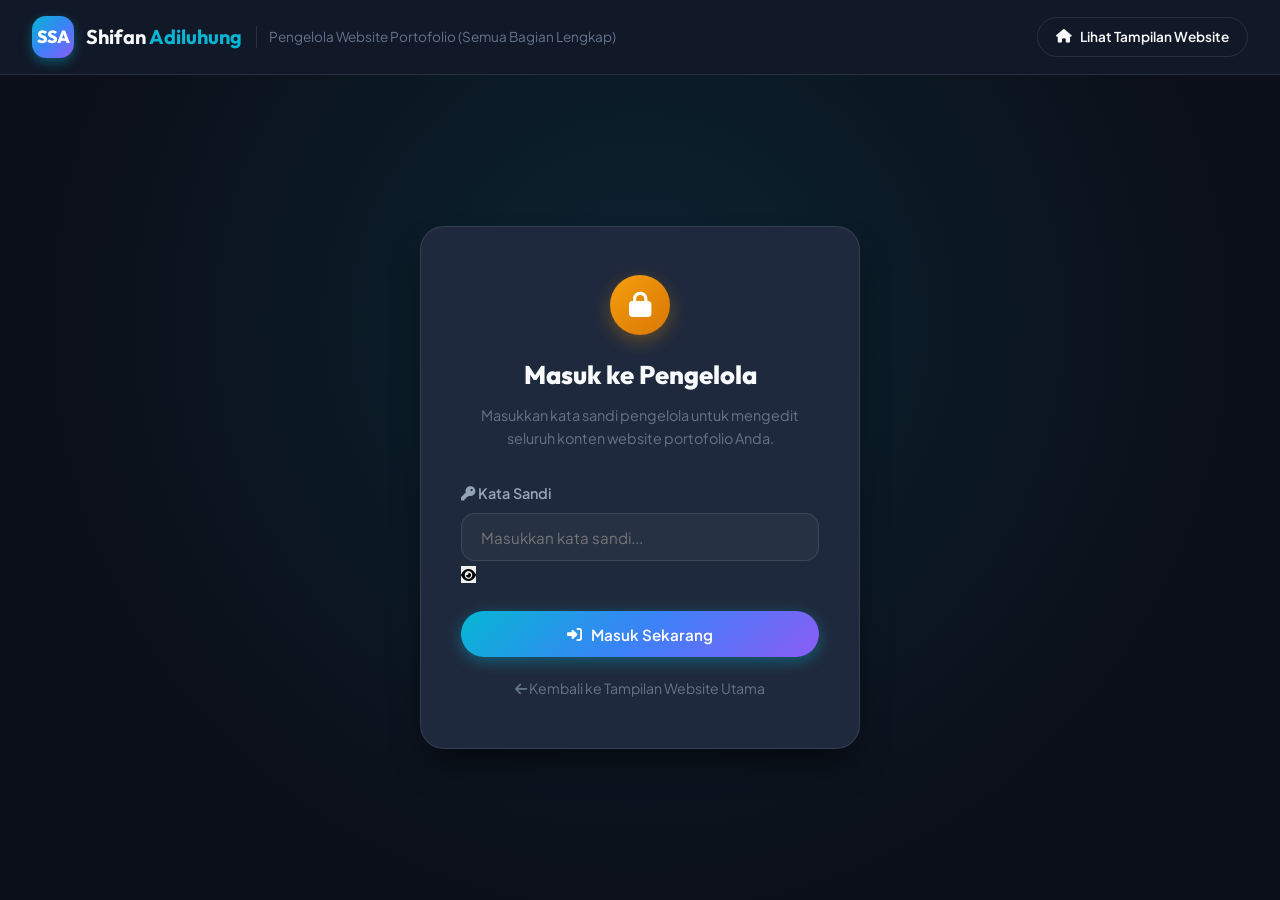
<file: admin.html>
<!DOCTYPE html>
<html lang="id">
<head>
    <meta charset="UTF-8">
    <meta name="viewport" content="width=device-width, initial-scale=1.0">
    <meta name="description" content="Halaman Pengelola (Admin) Website Shifan Shalih Adiluhung">
    <meta name="robots" content="noindex, nofollow">
    <title>Halaman Pengelola Website | Shifan Shalih Adiluhung</title>
    
    <!-- Google Fonts -->
    <link rel="preconnect" href="https://fonts.googleapis.com">
    <link rel="preconnect" href="https://fonts.gstatic.com" crossorigin>
    <link href="https://fonts.googleapis.com/css2?family=Outfit:wght@400;500;600;700;800&family=Plus+Jakarta+Sans:wght@400;500;600;700;800&display=swap" rel="stylesheet">
    
    <!-- FontAwesome Icons -->
    <link rel="stylesheet" href="https://cdnjs.cloudflare.com/ajax/libs/font-awesome/6.4.0/css/all.min.css">
    
    <!-- Stylesheet -->
    <link rel="stylesheet" href="styles.css?v=17.0">
    
    <style>
        body.admin-full-page {
            background-color: var(--bg-primary);
            min-height: 100vh;
            display: flex;
            flex-direction: column;
            margin: 0;
            padding: 0;
        }

        .admin-top-bar {
            background: var(--bg-secondary);
            border-bottom: 1px solid var(--border-color);
            padding: 1rem 2rem;
            display: flex;
            align-items: center;
            justify-content: space-between;
            gap: 1rem;
            position: sticky;
            top: 0;
            z-index: 100;
        }

        .admin-top-subtitle {
            font-size: 0.85rem;
            color: var(--text-muted);
            padding-left: 0.75rem;
            border-left: 1px solid var(--border-color);
        }

        /* Header admin di layar kecil: sembunyikan subjudul, tombol jadi ikon */
        @media (max-width: 900px) {
            .admin-top-subtitle { display: none; }
        }

        @media (max-width: 640px) {
            .admin-top-bar { padding: 0.75rem 1rem; }
            .admin-top-actions .btn span { display: none; }
            .admin-top-actions .btn { width: 40px; height: 40px; padding: 0; }
        }

        .admin-top-brand {
            display: flex;
            align-items: center;
            gap: 0.85rem;
        }

        .admin-top-actions {
            display: flex;
            align-items: center;
            gap: 1rem;
        }

        .admin-login-fullscreen {
            flex-grow: 1;
            display: flex;
            align-items: center;
            justify-content: center;
            padding: 2rem;
            background: radial-gradient(circle at 50% 30%, rgba(6, 182, 212, 0.12) 0%, transparent 70%);
        }

        .admin-login-box {
            width: 100%;
            max-width: 440px;
            padding: 3rem 2.5rem;
            background: var(--bg-surface-solid);
            border: 1px solid var(--border-color);
            border-radius: var(--radius-lg);
            box-shadow: var(--shadow-lg);
            text-align: center;
        }

        .login-badge-icon {
            width: 60px;
            height: 60px;
            background: var(--gold-gradient);
            color: #ffffff;
            border-radius: 50%;
            display: flex;
            align-items: center;
            justify-content: center;
            font-size: 1.6rem;
            margin: 0 auto 1.25rem auto;
            box-shadow: 0 6px 18px rgba(245, 158, 11, 0.3);
        }

        .admin-dashboard-full {
            flex-grow: 1;
            display: none;
            width: 100%;
        }

        .admin-layout-grid {
            display: grid;
            grid-template-columns: 280px 1fr;
            min-height: calc(100vh - 72px);
        }

        .admin-sidebar {
            background: var(--bg-secondary);
            border-right: 1px solid var(--border-color);
            padding: 2rem 1rem;
            display: flex;
            flex-direction: column;
            gap: 0.5rem;
        }

        .sidebar-title {
            font-size: 0.75rem;
            font-weight: 800;
            text-transform: uppercase;
            letter-spacing: 1px;
            color: var(--text-muted);
            padding: 0 0.85rem;
            margin-bottom: 0.5rem;
        }

        .admin-nav-item {
            display: flex;
            align-items: center;
            gap: 0.85rem;
            padding: 0.85rem 1rem;
            background: transparent;
            color: var(--text-secondary);
            font-size: 0.92rem;
            font-weight: 600;
            border-radius: var(--radius-md);
            cursor: pointer;
            transition: all var(--transition-fast);
            text-align: left;
            width: 100%;
        }

        .admin-nav-item:hover {
            color: var(--text-primary);
            background: rgba(255, 255, 255, 0.04);
        }

        .admin-nav-item.active {
            color: #ffffff;
            background: var(--primary-gradient);
            box-shadow: 0 4px 15px rgba(6, 182, 212, 0.3);
        }

        .admin-content-area {
            padding: 3rem;
            background: var(--bg-primary);
            overflow-y: auto;
        }

        .content-panel {
            display: none;
            max-width: 900px;
        }

        .content-panel.active {
            display: block;
            animation: fadeIn 0.3s ease-out;
        }

        .panel-header-box {
            margin-bottom: 2.5rem;
            padding-bottom: 1.25rem;
            border-bottom: 1px solid var(--border-color);
        }

        .panel-header-box h2 {
            font-family: var(--font-heading);
            font-size: 1.75rem;
            font-weight: 800;
            margin-bottom: 0.5rem;
            display: flex;
            align-items: center;
            gap: 0.75rem;
        }

        .panel-header-box p {
            color: var(--text-secondary);
            font-size: 0.95rem;
        }

        .form-card-box {
            background: var(--bg-secondary);
            border: 1px solid var(--border-color);
            border-radius: var(--radius-lg);
            padding: 2rem;
            margin-bottom: 2rem;
        }

        .item-row {
            display: flex;
            align-items: center;
            justify-content: space-between;
            padding: 1.25rem 1.5rem;
            background: rgba(255, 255, 255, 0.03);
            border: 1px solid var(--border-color);
            border-radius: var(--radius-md);
            margin-bottom: 0.85rem;
        }

        .item-row strong {
            display: block;
            font-size: 1rem;
            color: var(--text-primary);
        }

        .item-row span {
            font-size: 0.85rem;
            color: var(--text-muted);
        }

        @media (max-width: 992px) {
            .admin-layout-grid { grid-template-columns: 1fr; }
            .admin-sidebar { border-right: none; border-bottom: 1px solid var(--border-color); flex-direction: row; overflow-x: auto; }
            .admin-content-area { padding: 1.5rem; }
        }

        /* Anti-flicker classes based on authentication */
        html.is-authenticated #loginScreen { display: none !important; }
        html.is-authenticated #dashboardScreen { display: block !important; }
        html.is-authenticated #logoutBtn { display: inline-flex !important; }

        html.is-unauthenticated #loginScreen { display: flex !important; }
        html.is-unauthenticated #dashboardScreen { display: none !important; }
        html.is-unauthenticated #logoutBtn { display: none !important; }
    </style>
    <script>
        // Anti-Flicker: Check session immediately before DOM renders
        (function() {
            try {
                // Sesi hanya berlaku sampai tab ditutup; hapus flag lama yang dulu disimpan permanen
                localStorage.removeItem('ssa_admin_session');
                var isAuth = sessionStorage.getItem('ssa_admin_session') === 'true';
                if (isAuth) {
                    document.documentElement.classList.add('is-authenticated');
                } else {
                    document.documentElement.classList.add('is-unauthenticated');
                }
            } catch(e) {}
        })();
    </script>
</head>
<body class="admin-full-page">

    <!-- Top Header Bar -->
    <header class="admin-top-bar">
        <div class="admin-top-brand">
            <a href="index.html" class="logo-brand">
                <div class="logo-badge">SSA</div>
                <span class="logo-text">Shifan <span class="highlight">Adiluhung</span></span>
            </a>
            <span class="admin-top-subtitle">Pengelola Website Portofolio (Semua Bagian Lengkap)</span>
        </div>

        <div class="admin-top-actions">
            <a href="index.html" class="btn btn-outline btn-sm">
                <i class="fa-solid fa-house"></i>
                <span>Lihat Tampilan Website</span>
            </a>
            <button class="btn btn-outline btn-sm danger-btn" id="logoutBtn" style="display: none;">
                <i class="fa-solid fa-power-off"></i>
                <span>Keluar</span>
            </button>
        </div>
    </header>

    <!-- STATE 1: LOGIN PENGELOLA -->
    <div class="admin-login-fullscreen" id="loginScreen">
        <div class="admin-login-box">
            <div class="login-badge-icon">
                <i class="fa-solid fa-lock"></i>
            </div>
            <h2 style="font-family: var(--font-heading); font-size: 1.6rem; font-weight: 800;">Masuk ke Pengelola</h2>
            <p style="color: var(--text-muted); font-size: 0.9rem; margin-top: 0.5rem;">Masukkan kata sandi pengelola untuk mengedit seluruh konten website portofolio Anda.</p>

            <form id="adminLoginForm" style="margin-top: 2rem; text-align: left;">
                <div class="form-group">
                    <label for="adminPasswordInput"><i class="fa-solid fa-key"></i> Kata Sandi</label>
                    <div class="pass-input-wrapper">
                        <input type="password" id="adminPasswordInput" class="form-control" placeholder="Masukkan kata sandi..." required>
                        <button type="button" class="toggle-pass-btn" id="togglePassBtn"><i class="fa-solid fa-eye"></i></button>
                    </div>
                </div>

                <button type="submit" class="btn btn-primary btn-block btn-glow" style="margin-top: 1.5rem;">
                    <i class="fa-solid fa-right-to-bracket"></i>
                    <span>Masuk Sekarang</span>
                </button>
            </form>

            <div style="margin-top: 1.25rem; display: flex; flex-direction: column; gap: 0.75rem; align-items: center;">
                <a href="index.html" style="color: var(--text-muted); font-size: 0.88rem;"><i class="fa-solid fa-arrow-left"></i> Kembali ke Tampilan Website Utama</a>
            </div>
        </div>
    </div>

    <!-- STATE 2: DASHBOARD PENGELOLA -->
    <div class="admin-dashboard-full" id="dashboardScreen">
        <div class="admin-layout-grid">
            
            <!-- Left Sidebar Navigation Menu -->
            <aside class="admin-sidebar">
                <div class="sidebar-title">Menu Pengelola</div>
                
                <button class="admin-nav-item active" data-pane="paneIdentity">
                    <i class="fa-solid fa-house"></i>
                    <span>1. Home (Hero)</span>
                </button>

                <button class="admin-nav-item" data-pane="paneNarrative">
                    <i class="fa-solid fa-user"></i>
                    <span>2. About Me</span>
                </button>

                <button class="admin-nav-item" data-pane="paneSkills">
                    <i class="fa-solid fa-bolt"></i>
                    <span>3. Skills</span>
                </button>

                <button class="admin-nav-item" data-pane="paneProjects">
                    <i class="fa-solid fa-star"></i>
                    <span>4. Projects ⭐⭐⭐</span>
                </button>

                <button class="admin-nav-item" data-pane="paneExperience">
                    <i class="fa-solid fa-briefcase"></i>
                    <span>5. Experience</span>
                </button>

                <button class="admin-nav-item" data-pane="paneAchievements">
                    <i class="fa-solid fa-trophy"></i>
                    <span>6. Achievements</span>
                </button>

                <button class="admin-nav-item" data-pane="paneCertificates">
                    <i class="fa-solid fa-certificate"></i>
                    <span>7. Certificates</span>
                </button>

                <button class="admin-nav-item" data-pane="paneTools">
                    <i class="fa-solid fa-screwdriver-wrench"></i>
                    <span>8. Tools & Tech</span>
                </button>

                <button class="admin-nav-item" data-pane="paneTestimonials">
                    <i class="fa-solid fa-comments"></i>
                    <span>9. Testimonials</span>
                </button>

                <button class="admin-nav-item" data-pane="paneContact">
                    <i class="fa-solid fa-address-book"></i>
                    <span>10. Contact & Sosmed</span>
                </button>

                <button class="admin-nav-item" data-pane="paneFinance">
                    <i class="fa-solid fa-vault"></i>
                    <span>11. Keuangan & Tabungan</span>
                </button>

                <button class="admin-nav-item" data-pane="paneSecurity">
                    <i class="fa-solid fa-key"></i>
                    <span>12. Ubah Kata Sandi</span>
                </button>

                <div style="margin-top: auto; padding-top: 1.5rem; border-top: 1px solid var(--border-color); display: flex; flex-direction: column; gap: 0.5rem;">
                    <button class="btn btn-primary btn-block btn-sm" id="copyDataForAIBtn" title="Salin seluruh data untuk dikirim ke Asisten AI agar di-publish ke publik">
                        <i class="fa-solid fa-copy"></i> Salin Data untuk AI
                    </button>
                    <button class="btn btn-outline btn-block btn-sm" id="exportBackupBtn">
                        <i class="fa-solid fa-download"></i> Unduh File JSON
                    </button>
                </div>
            </aside>

            <!-- Right Main Content Area -->
            <main class="admin-content-area">
                
                <!-- PANE 1: HOME (HERO) -->
                <div class="content-panel active" id="paneIdentity">
                    <div class="panel-header-box">
                        <h2><i class="fa-solid fa-house" style="color: var(--primary-color);"></i> 1. Home (Hero Section)</h2>
                        <p>Ubah nama lengkap, kata-kata bergerak, dan kalimat sambutan pertama pada halaman utama.</p>
                    </div>

                    <div class="form-card-box">
                        <form id="formIdentity">
                            <div class="form-grid">
                                <div class="form-group">
                                    <label for="inputName">Nama Lengkap Anda</label>
                                    <input type="text" id="inputName" class="form-control" required>
                                </div>

                                <div class="form-group">
                                    <label for="inputSubheadlines">Kata-kata Bergerak (Pisahkan koma)</label>
                                    <input type="text" id="inputSubheadlines" class="form-control" required>
                                </div>

                                <div class="form-group full-width">
                                    <label for="inputHeroBio">Kalimat Sambutan Ringkas</label>
                                    <textarea id="inputHeroBio" class="form-control" rows="4" required></textarea>
                                </div>

                                <div class="form-group full-width" style="margin-top: 0.5rem; padding-top: 1.25rem; border-top: 1px solid var(--border-color);">
                                    <h4 style="font-size: 1rem; margin-bottom: 0.35rem; color: var(--text-gold);"><i class="fa-solid fa-chart-simple"></i> Kartu Highlight Statistik Hero (3 Kartu Ringkas)</h4>
                                    <p style="font-size: 0.85rem; color: var(--text-muted); margin-bottom: 1rem;">Ubah teks angka/status dan label pada 3 kartu highlight di bawah sambutan.</p>
                                    
                                    <div style="display: grid; grid-template-columns: repeat(auto-fit, minmax(220px, 1fr)); gap: 1rem;">
                                        <!-- Stat 1 -->
                                        <div style="background: rgba(255,255,255,0.02); border: 1px solid var(--border-color); border-radius: 8px; padding: 1rem;">
                                            <strong style="display: block; font-size: 0.88rem; margin-bottom: 0.5rem; color: var(--text-primary);">Kartu 1 (Kiri)</strong>
                                            <div style="display: flex; flex-direction: column; gap: 0.5rem;">
                                                <div>
                                                    <label style="font-size: 0.78rem; color: var(--text-muted);">Ikon FontAwesome</label>
                                                    <input type="text" id="inputStat1Icon" class="form-control" style="font-size: 0.85rem;" placeholder="fa-solid fa-graduation-cap">
                                                </div>
                                                <div>
                                                    <label style="font-size: 0.78rem; color: var(--text-muted);">Nilai / Angka</label>
                                                    <input type="text" id="inputStat1Num" class="form-control" style="font-size: 0.85rem;" placeholder="100%">
                                                </div>
                                                <div>
                                                    <label style="font-size: 0.78rem; color: var(--text-muted);">Label / Keterangan</label>
                                                    <input type="text" id="inputStat1Label" class="form-control" style="font-size: 0.85rem;" placeholder="Integritas Keilmuan">
                                                </div>
                                            </div>
                                        </div>

                                        <!-- Stat 2 -->
                                        <div style="background: rgba(255,255,255,0.02); border: 1px solid var(--border-color); border-radius: 8px; padding: 1rem;">
                                            <strong style="display: block; font-size: 0.88rem; margin-bottom: 0.5rem; color: var(--text-primary);">Kartu 2 (Tengah)</strong>
                                            <div style="display: flex; flex-direction: column; gap: 0.5rem;">
                                                <div>
                                                    <label style="font-size: 0.78rem; color: var(--text-muted);">Ikon FontAwesome</label>
                                                    <input type="text" id="inputStat2Icon" class="form-control" style="font-size: 0.85rem;" placeholder="fa-solid fa-microchip">
                                                </div>
                                                <div>
                                                    <label style="font-size: 0.78rem; color: var(--text-muted);">Nilai / Angka</label>
                                                    <input type="text" id="inputStat2Num" class="form-control" style="font-size: 0.85rem;" placeholder="Modern">
                                                </div>
                                                <div>
                                                    <label style="font-size: 0.78rem; color: var(--text-muted);">Label / Keterangan</label>
                                                    <input type="text" id="inputStat2Label" class="form-control" style="font-size: 0.85rem;" placeholder="Tech & Development">
                                                </div>
                                            </div>
                                        </div>

                                        <!-- Stat 3 -->
                                        <div style="background: rgba(255,255,255,0.02); border: 1px solid var(--border-color); border-radius: 8px; padding: 1rem;">
                                            <strong style="display: block; font-size: 0.88rem; margin-bottom: 0.5rem; color: var(--text-primary);">Kartu 3 (Kanan)</strong>
                                            <div style="display: flex; flex-direction: column; gap: 0.5rem;">
                                                <div>
                                                    <label style="font-size: 0.78rem; color: var(--text-muted);">Ikon FontAwesome</label>
                                                    <input type="text" id="inputStat3Icon" class="form-control" style="font-size: 0.85rem;" placeholder="fa-solid fa-star">
                                                </div>
                                                <div>
                                                    <label style="font-size: 0.78rem; color: var(--text-muted);">Nilai / Angka</label>
                                                    <input type="text" id="inputStat3Num" class="form-control" style="font-size: 0.85rem;" placeholder="Adiluhung">
                                                </div>
                                                <div>
                                                    <label style="font-size: 0.78rem; color: var(--text-muted);">Label / Keterangan</label>
                                                    <input type="text" id="inputStat3Label" class="form-control" style="font-size: 0.85rem;" placeholder="Nilai Luhur & Agung">
                                                </div>
                                            </div>
                                        </div>
                                    </div>
                                </div>
                            </div>

                            <button type="submit" class="btn btn-primary btn-glow" style="margin-top: 1.25rem;">
                                <i class="fa-solid fa-floppy-disk"></i> Simpan Perubahan Home
                            </button>
                        </form>
                    </div>
                </div>

                <!-- PANE 2: ABOUT ME -->
                <div class="content-panel" id="paneNarrative">
                    <div class="panel-header-box">
                        <h2><i class="fa-solid fa-user" style="color: var(--primary-color);"></i> 2. About Me</h2>
                        <p>Ubah 3 kartu cerita utama mengenai makna nama Adiluhung, pendidikan/hafalan, dan cita-cita.</p>
                    </div>

                    <div class="form-card-box">
                        <form id="formNarrative">
                            <div class="form-group mb-3">
                                <label for="inputMeaning">Kartu 1: Tentang Saya (Makna & Identitas)</label>
                                <textarea id="inputMeaning" class="form-control" rows="3" required></textarea>
                            </div>

                            <div class="form-group mb-3">
                                <label for="inputEdu">Kartu 2: Yang Saya Kerjakan (Aktivitas & Kode)</label>
                                <textarea id="inputEdu" class="form-control" rows="3" required></textarea>
                            </div>

                            <div class="form-group mb-3">
                                <label for="inputVision">Kartu 3: Visi & Prinsip Saya</label>
                                <textarea id="inputVision" class="form-control" rows="3" required></textarea>
                            </div>

                            <div class="form-group mb-3" style="margin-top: 1.25rem; padding-top: 1.25rem; border-top: 1px solid var(--border-color);">
                                <h4 style="font-size: 1rem; margin-bottom: 0.35rem; color: var(--text-gold);"><i class="fa-solid fa-circle-info"></i> Banner Fakta Singkat (Info Banner Bawah)</h4>
                                <p style="font-size: 0.85rem; color: var(--text-muted); margin-bottom: 0.85rem;">Ubah judul dan isi teks banner highlight yang berada di bawah 3 kartu cerita About Me.</p>
                                
                                <div style="margin-bottom: 0.75rem;">
                                    <label for="inputFactTitle">Judul Fakta Singkat</label>
                                    <input type="text" id="inputFactTitle" class="form-control" placeholder="Perpaduan Nilai Tradisi & Inovasi Teknologi" required>
                                </div>

                                <div>
                                    <label for="inputFactDesc">Uraian / Deskripsi Fakta Singkat</label>
                                    <textarea id="inputFactDesc" class="form-control" rows="3" placeholder="Shifan Shalih Adiluhung mewakili generasi..." required></textarea>
                                </div>
                            </div>

                            <button type="submit" class="btn btn-primary btn-glow" style="margin-top: 1rem;">
                                <i class="fa-solid fa-floppy-disk"></i> Simpan About Me
                            </button>
                        </form>
                    </div>
                </div>

                <!-- PANE 3: SKILLS -->
                <div class="content-panel" id="paneSkills">
                    <div class="panel-header-box" style="display: flex; align-items: center; justify-content: space-between; flex-wrap: wrap; gap: 1rem;">
                        <div>
                            <h2><i class="fa-solid fa-bolt" style="color: var(--primary-color);"></i> 3. Skills (Kelola Kategori & Keahlian)</h2>
                            <p>Kelola kategori kemampuan, tahapan belajar, dan daftar keahlian terstruktur.</p>
                        </div>
                        <div style="display: flex; gap: 0.5rem; flex-wrap: wrap;">
                            <button type="button" class="btn btn-outline btn-sm" id="resetCategoriesBtn"><i class="fa-solid fa-rotate-left"></i> Reset Kategori ke Awal</button>
                            <button type="button" class="btn btn-outline btn-sm" id="addNewCategoryBtn"><i class="fa-solid fa-folder-plus"></i> Tambah Kategori Baru</button>
                            <button type="button" class="btn btn-primary btn-sm" id="addSkillBtn"><i class="fa-solid fa-plus"></i> Tambah Keahlian Baru</button>
                        </div>
                    </div>

                    <div id="skillsListContainer"></div>
                </div>

                <!-- PANE 4: PROJECTS ⭐⭐⭐ -->
                <div class="content-panel" id="paneProjects">
                    <div class="panel-header-box" style="display: flex; align-items: center; justify-content: space-between; flex-wrap: wrap; gap: 1rem;">
                        <div>
                            <h2><i class="fa-solid fa-star" style="color: var(--primary-color);"></i> 4. Projects ⭐⭐⭐</h2>
                            <p>Kelola portofolio karya dalam kategori Web Projects, Design Projects, dan Other Projects.</p>
                        </div>
                        <div style="display: flex; gap: 0.5rem; flex-wrap: wrap;">
                            <button type="button" class="btn btn-outline btn-sm" id="resetProjectsBtn"><i class="fa-solid fa-rotate-left"></i> Reset ke Default</button>
                            <button type="button" class="btn btn-primary btn-sm" id="addProjectBtn"><i class="fa-solid fa-plus"></i> Tambah Karya Baru</button>
                        </div>
                    </div>

                    <div id="projectsListContainer"></div>
                </div>

                <!-- PANE 5: EXPERIENCE -->
                <div class="content-panel" id="paneExperience">
                    <div class="panel-header-box" style="display: flex; align-items: center; justify-content: space-between; flex-wrap: wrap; gap: 1rem;">
                        <div>
                            <h2><i class="fa-solid fa-briefcase" style="color: var(--primary-color);"></i> 5. Experience</h2>
                            <p>Kelola riwayat kegiatan organisasi, volunteer, dan pengalaman kerja.</p>
                        </div>
                        <div style="display: flex; gap: 0.5rem; flex-wrap: wrap;">
                            <button type="button" class="btn btn-outline btn-sm" id="resetExperienceBtn"><i class="fa-solid fa-rotate-left"></i> Reset ke On Progress</button>
                            <button type="button" class="btn btn-primary btn-sm" id="addExperienceBtn"><i class="fa-solid fa-plus"></i> Tambah Pengalaman</button>
                        </div>
                    </div>
                    <div id="experienceListContainer"></div>
                </div>

                <!-- PANE 6: ACHIEVEMENTS -->
                <div class="content-panel" id="paneAchievements">
                    <div class="panel-header-box" style="display: flex; align-items: center; justify-content: space-between; flex-wrap: wrap; gap: 1rem;">
                        <div>
                            <h2><i class="fa-solid fa-trophy" style="color: var(--primary-color);"></i> 6. Achievements</h2>
                            <p>Kelola capaian prestasi kompetisi, keilmuan, dan penghargaan resmi.</p>
                        </div>
                        <div style="display: flex; gap: 0.5rem; flex-wrap: wrap;">
                            <button type="button" class="btn btn-outline btn-sm" id="resetAchievementsBtn"><i class="fa-solid fa-rotate-left"></i> Reset ke Default</button>
                            <button type="button" class="btn btn-primary btn-sm" id="addAchievementBtn"><i class="fa-solid fa-plus"></i> Tambah Capaian</button>
                        </div>
                    </div>
                    <div id="achievementsListContainer"></div>
                </div>

                <!-- PANE 7: CERTIFICATES -->
                <div class="content-panel" id="paneCertificates">
                    <div class="panel-header-box" style="display: flex; align-items: center; justify-content: space-between; flex-wrap: wrap; gap: 1rem;">
                        <div>
                            <h2><i class="fa-solid fa-certificate" style="color: var(--primary-color);"></i> 7. Certificates</h2>
                            <p>Kelola dokumen sertifikat pelatihan dan bukti kompetensi resmi.</p>
                        </div>
                        <div style="display: flex; gap: 0.5rem; flex-wrap: wrap;">
                            <button type="button" class="btn btn-outline btn-sm" id="resetCertificatesBtn"><i class="fa-solid fa-rotate-left"></i> Reset ke On Progress</button>
                            <button type="button" class="btn btn-primary btn-sm" id="addCertificateBtn"><i class="fa-solid fa-plus"></i> Tambah Sertifikat</button>
                        </div>
                    </div>
                    <div id="certificatesListContainer"></div>
                </div>

                <!-- PANE 8: TOOLS & TECHNOLOGIES -->
                <div class="content-panel" id="paneTools">
                    <div class="panel-header-box" style="display: flex; align-items: center; justify-content: space-between; flex-wrap: wrap; gap: 1rem;">
                        <div>
                            <h2><i class="fa-solid fa-screwdriver-wrench" style="color: var(--primary-color);"></i> 8. Tools & Technologies</h2>
                            <p>Kelola daftar perangkat lunak, teknologi, bahasa pemrograman, dan ekosistem harian Anda.</p>
                        </div>
                        <div style="display: flex; gap: 0.5rem; flex-wrap: wrap;">
                            <button type="button" class="btn btn-outline btn-sm" id="resetToolsBtn"><i class="fa-solid fa-rotate-left"></i> Reset ke Default</button>
                            <button type="button" class="btn btn-primary btn-sm" id="addToolBtn"><i class="fa-solid fa-plus"></i> Tambah Tool Baru</button>
                        </div>
                    </div>
                    <div id="toolsListContainer"></div>
                </div>

                <!-- PANE 9: TESTIMONIALS -->
                <div class="content-panel" id="paneTestimonials">
                    <div class="panel-header-box" style="display: flex; align-items: center; justify-content: space-between; flex-wrap: wrap; gap: 1rem;">
                        <div>
                            <h2><i class="fa-solid fa-comments" style="color: var(--primary-color);"></i> 9. Testimonials</h2>
                            <p>Kelola testimoni dan rekomendasi dari pembimbing, rekan sejawat, atau pengajar.</p>
                        </div>
                        <div style="display: flex; gap: 0.5rem; flex-wrap: wrap;">
                            <button type="button" class="btn btn-outline btn-sm" id="resetTestimonialsBtn"><i class="fa-solid fa-rotate-left"></i> Reset ke On Progress</button>
                            <button type="button" class="btn btn-primary btn-sm" id="addTestimonialBtn"><i class="fa-solid fa-plus"></i> Tambah Testimoni</button>
                        </div>
                    </div>
                    <div id="testimonialsListContainer"></div>
                </div>

                <!-- PANE 10: CONTACT & SOSMED -->
                <div class="content-panel" id="paneContact">
                    <div class="panel-header-box">
                        <h2><i class="fa-solid fa-address-book" style="color: var(--primary-color);"></i> 10. Contact & Media Sosial</h2>
                        <p>Perbarui alamat email resmi, tempat tinggal, dan tautan akun media sosial Anda.</p>
                    </div>

                    <div class="form-card-box">
                        <form id="formContact">
                            <div class="form-grid">
                                <div class="form-group">
                                    <label for="inputEmail">Alamat Email Resmi</label>
                                    <input type="email" id="inputEmail" class="form-control" required>
                                </div>

                                <div class="form-group">
                                    <label for="inputLocation">Kota Tempat Tinggal</label>
                                    <input type="text" id="inputLocation" class="form-control" required>
                                </div>

                                <div class="form-group">
                                    <label for="inputGithub">Link GitHub</label>
                                    <input type="url" id="inputGithub" class="form-control" required>
                                </div>

                                <div class="form-group">
                                    <label for="inputLinkedin">Link LinkedIn</label>
                                    <input type="url" id="inputLinkedin" class="form-control" required>
                                </div>

                                <div class="form-group full-width">
                                    <label for="inputInstagram">Link Instagram</label>
                                    <input type="url" id="inputInstagram" class="form-control" required>
                                </div>
                            </div>

                            <button type="submit" class="btn btn-primary btn-glow" style="margin-top: 1.25rem;">
                                <i class="fa-solid fa-floppy-disk"></i> Simpan Kontak & Sosmed
                            </button>
                        </form>
                    </div>
                </div>

                <!-- PANE 11: KEUANGAN & TABUNGAN -->
                <div class="content-panel" id="paneFinance">
                    <div class="panel-header-box">
                        <h2><i class="fa-solid fa-vault" style="color: var(--primary-color);"></i> 11. Pengelolaan Keuangan & Tabungan</h2>
                        <p>Atur nominal uang yang sedang ditabung, target tabungan, alokasi tujuan, dan catatan transparansi keuangan Anda.</p>
                    </div>

                    <div class="form-card-box">
                        <form id="formFinance">
                            <div class="form-grid">
                                <div class="form-group">
                                    <label for="inputSavingsCurrent"><i class="fa-solid fa-coins"></i> Uang Terkumpul Saat Ini (Rp)</label>
                                    <input type="number" id="inputSavingsCurrent" class="form-control" placeholder="Contoh: 1500000" min="0" step="1000" required>
                                    <small style="color: var(--text-gold); font-size: 0.8rem; margin-top: 0.35rem; display: block; font-weight: 600;" id="previewCurrentRupiah">Rp 0</small>
                                </div>

                                <div class="form-group">
                                    <label for="inputSavingsTarget"><i class="fa-solid fa-bullseye"></i> Target Tabungan (Rp)</label>
                                    <input type="number" id="inputSavingsTarget" class="form-control" placeholder="Contoh: 5000000" min="0" step="1000" required>
                                    <small style="color: var(--primary-color); font-size: 0.8rem; margin-top: 0.35rem; display: block; font-weight: 600;" id="previewTargetRupiah">Rp 0</small>
                                </div>

                                <div class="form-group full-width">
                                    <label for="inputSavingsGoal"><i class="fa-solid fa-tag"></i> Judul / Tujuan Tabungan</label>
                                    <input type="text" id="inputSavingsGoal" class="form-control" placeholder="Contoh: Tabungan Mandiri, Pendidikan & Alat Belajar" required>
                                </div>

                                <div class="form-group full-width">
                                    <label for="inputSavingsNotes"><i class="fa-solid fa-note-sticky"></i> Catatan & Filosofi Keuangan</label>
                                    <textarea id="inputSavingsNotes" class="form-control" rows="3" placeholder="Tuliskan catatan mengenai alokasi dan prinsip tabungan Anda..."></textarea>
                                </div>

                                <div class="form-group full-width">
                                    <label for="inputSavingsUpdated"><i class="fa-solid fa-calendar-check"></i> Status / Keterangan Pembaruan</label>
                                    <input type="text" id="inputSavingsUpdated" class="form-control" placeholder="Contoh: Oktober 2026 / Terpantau Disiplin">
                                </div>
                            </div>

                            <button type="submit" class="btn btn-primary btn-glow" style="margin-top: 1.25rem;">
                                <i class="fa-solid fa-floppy-disk"></i> Simpan Data Keuangan & Tabungan
                            </button>
                        </form>
                    </div>
                </div>

                <!-- PANE 12: UBAH KATA SANDI -->
                <div class="content-panel" id="paneSecurity">
                    <div class="panel-header-box">
                        <h2><i class="fa-solid fa-key" style="color: var(--primary-color);"></i> 12. Ubah Kata Sandi Pengelola</h2>
                        <p>Ganti kata sandi untuk masuk ke halaman pengelola ini demi keamanan website Anda.</p>
                    </div>

                    <div class="form-card-box">
                        <form id="formChangePassword">
                            <div class="form-group mb-3">
                                <label for="currPassword">Kata Sandi Saat Ini</label>
                                <input type="password" id="currPassword" class="form-control" required>
                            </div>

                            <div class="form-group mb-3">
                                <label for="newPassword">Kata Sandi Baru</label>
                                <input type="password" id="newPassword" class="form-control" required>
                            </div>

                            <div class="form-group mb-3">
                                <label for="confirmPassword">Ketik Ulang Kata Sandi Baru</label>
                                <input type="password" id="confirmPassword" class="form-control" required>
                            </div>

                            <button type="submit" class="btn btn-primary btn-glow" style="margin-top: 1rem;">
                                <i class="fa-solid fa-key"></i> Simpan Kata Sandi Baru
                            </button>
                        </form>
                    </div>

                    <div class="form-card-box" style="border-color: rgba(239, 68, 68, 0.3);">
                        <h4 style="color: #ef4444; font-size: 1.1rem; margin-bottom: 0.5rem;"><i class="fa-solid fa-triangle-exclamation"></i> Kembalikan ke Pengaturan Awal</h4>
                        <p style="color: var(--text-muted); font-size: 0.88rem;">Tindakan ini akan mengembalikan seluruh isi teks ke setelan awal pabrikan.</p>
                        <button type="button" class="btn btn-outline danger-btn" id="resetAllDataBtn" style="margin-top: 1rem;">
                            <i class="fa-solid fa-rotate-left"></i> Reset Seluruh Data Website
                        </button>
                    </div>
                </div>

            </main>
        </div>
    </div>

    <!-- Universal Edit Modal -->
    <div class="modal" id="adminEditModal">
        <div class="modal-overlay" id="adminEditModalOverlay"></div>
        <div class="modal-card glass-card" style="max-width: 620px; width: 92%;">
            <button type="button" class="modal-close-btn" id="adminEditModalCloseBtn">&times;</button>
            <div class="modal-header mb-3" style="padding-bottom: 0.75rem; border-bottom: 1px solid var(--border-color);">
                <h3 id="adminEditModalTitle" style="font-family: var(--font-heading); font-size: 1.35rem; font-weight: 700; color: var(--text-primary);">Edit Data</h3>
            </div>
            <form id="adminEditModalForm">
                <div id="adminEditModalBody" class="modal-body" style="display: flex; flex-direction: column; gap: 1rem; max-height: 60vh; overflow-y: auto; padding-right: 0.5rem;">
                    <!-- Dynamically populated fields -->
                </div>
                <div class="modal-footer mt-4" style="display: flex; justify-content: flex-end; gap: 0.75rem; padding-top: 1rem; border-top: 1px solid var(--border-color);">
                    <button type="button" class="btn btn-outline" id="adminEditModalCancelBtn">Batal</button>
                    <button type="submit" class="btn btn-primary"><i class="fa-solid fa-check"></i> Simpan Perubahan</button>
                </div>
            </form>
        </div>
    </div>

    <!-- Toast Notification Container -->
    <div class="toast-container" id="toastContainer"></div>

    <!-- Admin Engine Script -->
    <script>
        document.addEventListener('DOMContentLoaded', () => {
            // Hash SHA-256 kata sandi default (tidak menyimpan plaintext di source code)
            const DEFAULT_PASS_HASH = "d8e9655d771b44536416df510ec66989bb8335461655d6fd87a301a3de0b4a03";

            async function hashPassword(str) {
                const buf = await crypto.subtle.digest("SHA-256", new TextEncoder().encode(str));
                return Array.from(new Uint8Array(buf)).map(b => b.toString(16).padStart(2, '0')).join('');
            }

            const defaultSiteData = {
                name: "Shifan Shalih Adiluhung",
                subheadlines: [
                    "Scholar & Santri Terpelajar",
                    "Tech & Web Developer",
                    "Continuous Learner",
                    "Innovator Nilai Adiluhung"
                ],
                bio: "Mengkombinasikan ketekunan keilmuan, integritas karakter santri terpelajar, dan semangat inovasi teknologi modern untuk menghasilkan karya bermakna yang bernilai Adiluhung (luhur & agung).",
                adminPasswordHash: DEFAULT_PASS_HASH,
                heroStats: [
                    { icon: "fa-solid fa-graduation-cap", num: "100%", label: "Integritas Keilmuan" },
                    { icon: "fa-solid fa-microchip", num: "Modern", label: "Tech & Development" },
                    { icon: "fa-solid fa-star", num: "Adiluhung", label: "Nilai Luhur & Agung" }
                ],
                aboutMeaning: "Saya Shifan Shalih Adiluhung — pelajar asal Ciamis, Jawa Barat, yang aktif sebagai santri di Hiraa Center (Rumah Qur'an & Konsultasi). Nama 'Adiluhung' bukan sekadar nama; ia adalah standar hidup — bermakna luhur dan agung dalam bahasa Jawa. Saya membawa nilai itu ke dalam setiap hal yang saya kerjakan, dari hafalan Al-Qur'an hingga baris kode yang saya tulis.",
                aboutEdu: "Saat ini saya aktif menghafal Al-Qur'an di Hiraa Center dan sekaligus membangun keahlian di bidang teknologi web. Salah satu bukti nyata: portofolio yang sedang kamu baca ini — dibangun sendiri dari nol menggunakan HTML, CSS, dan JavaScript, lengkap dengan sistem admin terproteksi dan deployment ke hosting sungguhan. Pencapaian akademis formal: On Progress.",
                aboutVision: "Saya percaya bahwa seorang santri dan seorang developer bisa berjalan beriringan. Tujuan saya adalah membangun karya digital yang tidak hanya fungsional, tapi juga bermakna — memberi manfaat nyata bagi orang di sekitar saya. Bidang spesifik yang ingin saya tekuni lebih dalam: On Progress.",
                aboutFactTitle: "Perpaduan Nilai Tradisi & Inovasi Teknologi",
                aboutFactDesc: "Shifan Shalih Adiluhung mewakili generasi yang memegang teguh etika dan integritas spiritual santri, sembari adaptif dan unggul dalam menguasai ekosistem teknologi digital era modern.",
                contactEmail: "shifan.adiluhung@example.com",
                contactLocation: "Ciamis / Jawa Barat, Indonesia",
                githubUrl: "https://github.com",
                linkedinUrl: "https://linkedin.com",
                instagramUrl: "https://instagram.com",
                skillCategories: [
                    { id: 'web-dev', key: 'webDevSkills', title: 'Web Development', icon: 'fa-solid fa-code' },
                    { id: 'design', key: 'designSkills', title: 'Design', icon: 'fa-solid fa-palette' },
                    { id: 'other-skills', key: 'otherSkills', title: 'Other Skills', icon: 'fa-solid fa-brain' }
                ],
                webDevSkills: [
                    {
                        id: 1,
                        name: "HTML",
                        icon: "fa-brands fa-html5",
                        statusText: "Mastered / Cleaned",
                        items: [
                            { title: "Struktur Dokumen & Tag Semantik HTML5", stage: 5, done: true },
                            { title: "Pengolahan Form, Input & Validasinya", stage: 5, done: true },
                            { title: "Integrasi Metadata SEO & OpenGraph", stage: 5, done: true },
                            { title: "Aksesibilitas & Clean Code Structure", stage: 5, done: true }
                        ]
                    },
                    {
                        id: 2,
                        name: "CSS",
                        icon: "fa-brands fa-css3-alt",
                        statusText: "Mastered / Cleaned",
                        items: [
                            { title: "Layouting Flexbox & Responsive Grid System", stage: 5, done: true },
                            { title: "Desain UI Glassmorphism & Visual Dark Mode", stage: 5, done: true },
                            { title: "Keyframe Animations & Micro-Interactions", stage: 5, done: true },
                            { title: "Custom CSS Variables & Responsive Breakpoints", stage: 5, done: true }
                        ]
                    },
                    {
                        id: 3,
                        name: "JavaScript",
                        icon: "fa-brands fa-js",
                        statusText: "Half-Baked",
                        items: [
                            { title: "Sintaksis ES6+, Arrow Functions & Logic Flow", stage: 5, done: true },
                            { title: "DOM Manipulation & Dynamic Rendering Engine", stage: 5, done: true },
                            { title: "Web Storage (LocalStorage & SessionState)", stage: 4, done: false },
                            { title: "Event Listeners & Interactive Keyboard Logic", stage: 0, done: false }
                        ]
                    },
                    {
                        id: 4,
                        name: "Python",
                        icon: "fa-brands fa-python",
                        statusText: "Grinding Hard",
                        items: [
                            { title: "Sintaksis Dasar, Variabel & Tipe Data", stage: 2, done: false },
                            { title: "Struktur Kontrol (If-Else & Looping)", stage: 0, done: false },
                            { title: "Pemrosesan Fungsi & Scripting Sederhana", stage: 0, done: false },
                            { title: "Pengembangan Backend / Framework Web", stage: 0, done: false }
                        ]
                    }
                ],
                designSkills: [],
                otherSkills: [],
                projects: [
                    {
                        id: 1,
                        title: "Website Portofolio Shifan Shalih Adiluhung",
                        desc: "Platform portofolio web interaktif resmi yang sedang kamu jelajahi saat ini. Dibangun dengan layout glassmorphism modern, dynamic typing, sistem admin terproteksi, dan hosting mandiri.",
                        category: "web-projects",
                        tech: "HTML5, CSS3, JavaScript ES6, LocalStorage, FTP Deployment",
                        link: "index.html",
                        isCurrentSite: true
                    },
                    {
                        id: 2,
                        title: "Proyek Web Baru (On Progress)",
                        desc: "Pengembangan karya web interaktif berikutnya sedang dalam tahap perancangan arsitektur, riset konsep, dan pengerjaan (On Progress).",
                        category: "web-projects",
                        tech: "Web App, On Progress",
                        link: "#",
                        isCurrentSite: false
                    },
                    {
                        id: 3,
                        title: "Eksplorasi Desain UI/UX (On Progress)",
                        desc: "Koleksi perancangan antarmuka visual modern, sistem layout responsif, dan aset grafis kreatif dalam tahap pengerjaan (On Progress).",
                        category: "design-projects",
                        tech: "UI/UX, Glassmorphism, On Progress",
                        link: "#",
                        isCurrentSite: false
                    },
                    {
                        id: 4,
                        title: "Inovasi & Riset Teknologi (On Progress)",
                        desc: "Inisiatif teknologi terapan, sistem informasi digital, dan proyek eksplorasi lainnya sedang dalam tahap perencanaan (On Progress).",
                        category: "other-projects",
                        tech: "Research, Concept, On Progress",
                        link: "#",
                        isCurrentSite: false
                    }
                ],
                experiences: [
                    {
                        id: 1,
                        role: "Pengurus OSIS (Sekbid 8 - Komunikasi dalam Bahasa)",
                        org: "SMP Quranic Science Boarding School Al-Kautsar 561",
                        category: "Kepengurusan OSIS",
                        period: "2026 - 2027",
                        desc: "Berperan aktif sebagai pengurus OSIS Seksi Bidang 8 (Komunikasi dalam Bahasa), mengoordinasikan program pengembangan bahasa, literasi santri, serta komunikasi multibahasa di lingkungan SMP Quranic Science Boarding School Al-Kautsar 561."
                    },
                    {
                        id: 2,
                        role: "Volunteer",
                        org: "HiraaCenter",
                        category: "Pesantren Liburan Batch 3",
                        period: "Pesantren Liburan Batch 3",
                        desc: "Berkontribusi aktif sebagai relawan (volunteer) dalam mendukung kelancaran operasional, pendampingan peserta, serta rangkaian kegiatan pembelajaran dan kepesantrenan pada program Pesantren Liburan Batch 3 di HiraaCenter."
                    }
                ],
                // Achievements
                achievements: [
                    {
                        id: 1,
                        title: "Pemenang ke-2 Deen Warriors",
                        role: "Ketua Kelompok",
                        award: "Hadiah Rp 2.500.000",
                        desc: "Meraih Juara 2 dalam ajang kompetisi Deen Warriors sekaligus memimpin tim sebagai Ketua Kelompok, dengan perolehan apresiasi hadiah senilai Rp 2.500.000 atas dedikasi dan kerja sama tim yang solid."
                    }
                ],
                // Certificates (On Progress)
                certificates: [
                    {
                        id: 1,
                        title: "Arsip Sertifikasi & Kredensial Resmi",
                        issuer: "Tahap Pemutakhiran Data",
                        desc: "Dokumen dan bukti sertifikat resmi sedang dalam tahap pendataan serta verifikasi (On Progress)."
                    }
                ],
                tools: [
                    { id: "html", name: "HTML", icon: "fa-brands fa-html5", desc: "Bahasa markup standar untuk menyusun struktur halaman web." },
                    { id: "css", name: "CSS", icon: "fa-brands fa-css3-alt", desc: "Bahasa styling untuk mendesain tata letak, warna, dan animasi visual." },
                    { id: "javascript", name: "JavaScript", icon: "fa-brands fa-js", desc: "Bahasa pemrograman dinamis untuk interaktivitas dan logika web modern." },
                    { id: "python", name: "Python", icon: "fa-brands fa-python", desc: "Bahasa serbaguna dengan sintaks bersih untuk pemula, sains, dan otomasi." },
                    { id: "git", name: "Git & GitHub", icon: "fa-brands fa-github", desc: "Sistem kontrol versi dan platform kolaborasi kode terpopuler di dunia." },
                    { id: "hostinger", name: "Hostinger FTP", icon: "fa-solid fa-server", desc: "Layanan hosting dan protokol transfer berkas untuk mempublikasikan website." },
                    { id: "vscode", name: "VS Code", icon: "fa-solid fa-code", desc: "Code editor andalan developer modern dengan ekosistem ekstensi lengkap." }
                ],
                // Testimonials (On Progress)
                testimonials: [
                    { id: 1, quote: "Bagian testimoni dan ulasan ini sedang dalam tahap pengumpulan serta verifikasi resmi (On Progress).", author: "Tahap Pemutakhiran", title: "On Progress" }
                ],
                finance: {
                    current: 1500000,
                    target: 5000000,
                    goal: "Tabungan Mandiri, Pendidikan & Alat Belajar",
                    notes: "Pengelolaan dana mandiri yang dialokasikan secara disiplin dan terencana untuk menunjang kebutuhan pendidikan, keilmuan, serta perangkat teknologi masa depan.",
                    lastUpdated: "Oktober 2026"
                }
            };

            const SKILL_STAGES = [
                {
                    level: 0,
                    title: "Locked",
                    desc: "Terkunci & belum disentuh",
                    color: "#94a3b8",
                    bg: "rgba(148, 163, 184, 0.12)",
                    icon: "fa-solid fa-lock"
                },
                {
                    level: 1,
                    title: "Newbie Grounding",
                    desc: "Lagi merangkak belajar dasar",
                    color: "#cbd5e1",
                    bg: "rgba(203, 213, 225, 0.15)",
                    icon: "fa-solid fa-seedling"
                },
                {
                    level: 2,
                    title: "Grinding Hard",
                    desc: "Lagi serius-seriusnya ngerjain materi itu",
                    color: "#38bdf8",
                    bg: "rgba(56, 189, 248, 0.18)",
                    icon: "fa-solid fa-fire"
                },
                {
                    level: 3,
                    title: "Werving / On Radar",
                    desc: "Udah paham sikit-sikit, mau disikat berikutnya",
                    color: "#c084fc",
                    bg: "rgba(192, 132, 252, 0.18)",
                    icon: "fa-solid fa-crosshairs"
                },
                {
                    level: 4,
                    title: "Half-Baked",
                    desc: "Udah ngerti konsep tapi belum lancar banget",
                    color: "#f59e0b",
                    bg: "rgba(245, 158, 11, 0.18)",
                    icon: "fa-solid fa-bolt"
                },
                {
                    level: 5,
                    title: "Mastered / Cleaned",
                    desc: "Udah khatam dan di-tamatkan",
                    color: "#10b981",
                    bg: "rgba(16, 185, 129, 0.22)",
                    icon: "fa-solid fa-circle-check"
                }
            ];

            const migrateSkillsData = (data) => {
                if (!data) return defaultSiteData;
                if (!data.skillCategories || !Array.isArray(data.skillCategories)) {
                    data.skillCategories = [
                        { id: 'web-dev', key: 'webDevSkills', title: 'Web Development', icon: 'fa-solid fa-code' },
                        { id: 'design', key: 'designSkills', title: 'Design', icon: 'fa-solid fa-palette' },
                        { id: 'other-skills', key: 'otherSkills', title: 'Other Skills', icon: 'fa-solid fa-brain' }
                    ];
                }
                data.skillCategories.forEach(cat => {
                    const key = cat.key;
                    if (!data[key] || !Array.isArray(data[key])) {
                        data[key] = (defaultSiteData[key] && Array.isArray(defaultSiteData[key])) ? defaultSiteData[key] : [];
                    } else {
                        data[key].forEach(s => {
                            if (!s.items || !Array.isArray(s.items)) {
                                s.items = [];
                            }
                            let prevMastered = true;
                            s.items.forEach((itm, idx) => {
                                if (itm.stage === undefined || itm.stage === null) {
                                    itm.stage = itm.done ? 5 : (prevMastered ? 1 : 0);
                                } else {
                                    itm.stage = parseInt(itm.stage);
                                }
                                if (!prevMastered && itm.stage > 0) {
                                    itm.stage = 0;
                                }
                                itm.done = (itm.stage === 5);
                                prevMastered = (itm.stage === 5);
                            });

                            const totalPoints = s.items.reduce((sum, itm) => sum + (itm.stage || 0), 0);
                            const maxPoints = (s.items.length || 1) * 5;
                            const avgPct = Math.round((totalPoints / maxPoints) * 100);

                            if (!s.statusText || ['Sangat Mahir','Mahir','Cukup Mahir','Kurang Mahir'].includes(s.statusText)) {
                                if (avgPct >= 90) s.statusText = "Mastered / Cleaned";
                                else if (avgPct >= 70) s.statusText = "Half-Baked";
                                else if (avgPct >= 50) s.statusText = "Werving / On Radar";
                                else if (avgPct >= 30) s.statusText = "Grinding Hard";
                                else if (avgPct > 0) s.statusText = "Newbie Grounding";
                                else s.statusText = "Locked";
                            }
                        });
                    }
                });
                return data;
            };

            let siteData = JSON.parse(localStorage.getItem('ssa_site_data') || 'null');
            if (!siteData) {
                siteData = defaultSiteData;
                localStorage.setItem('ssa_site_data', JSON.stringify(siteData));
            } else {
                // Bersihkan password plaintext lama jika ada, dan pastikan adminPasswordHash tersedia
                if (siteData.adminPassword) {
                    delete siteData.adminPassword;
                }
                if (!siteData.adminPasswordHash) {
                    siteData.adminPasswordHash = DEFAULT_PASS_HASH;
                }

                // Non-destructive initialization: pastikan semua bagian data tersedia tanpa menghapus editan pengguna
                if (!siteData.skillCategories || !Array.isArray(siteData.skillCategories) || siteData.skillCategories.length === 0) {
                    siteData.skillCategories = defaultSiteData.skillCategories;
                }
                if (!siteData.webDevSkills || !Array.isArray(siteData.webDevSkills) || siteData.webDevSkills.length === 0) {
                    siteData.webDevSkills = defaultSiteData.webDevSkills;
                }
                if (!siteData.projects || !Array.isArray(siteData.projects)) siteData.projects = defaultSiteData.projects;
                const isOldExpPlaceholder = siteData.experiences && siteData.experiences.length === 1 && (siteData.experiences[0].org === 'Tahap Pemutakhiran Data' || siteData.experiences[0].role === 'Riwayat & Rekam Jejak Pengalaman');
                if (!siteData.experiences || !Array.isArray(siteData.experiences) || siteData.experiences.length === 0 || isOldExpPlaceholder) {
                    siteData.experiences = defaultSiteData.experiences;
                } else {
                    const hasOsis = siteData.experiences.some(e => e.role && e.role.toLowerCase().includes('osis'));
                    if (!hasOsis) {
                        siteData.experiences = [defaultSiteData.experiences[0], ...siteData.experiences];
                    }
                }
                const isOldAchPlaceholder = siteData.achievements && siteData.achievements.length === 1 && (siteData.achievements[0].title.includes('On Progress') || siteData.achievements[0].title.includes('Daftar Pencapaian') || siteData.achievements[0].desc.includes('On Progress'));
                if (!siteData.achievements || !Array.isArray(siteData.achievements) || siteData.achievements.length === 0 || isOldAchPlaceholder) {
                    siteData.achievements = defaultSiteData.achievements;
                }
                if (!siteData.certificates || !Array.isArray(siteData.certificates)) siteData.certificates = defaultSiteData.certificates;
                if (!siteData.tools || !Array.isArray(siteData.tools) || siteData.tools.length === 0) {
                    siteData.tools = defaultSiteData.tools;
                } else {
                    siteData.tools.forEach(t => {
                        if (t.name === 'HTML5') t.name = 'HTML';
                        if (t.name === 'CSS3') t.name = 'CSS';
                    });
                    const hasPython = siteData.tools.some(t => t.name && t.name.toLowerCase().includes('python'));
                    if (!hasPython) {
                        const jsIdx = siteData.tools.findIndex(t => t.name && (t.name.toLowerCase().includes('javascript') || t.name.toLowerCase().includes('java')));
                        const pythonTool = { id: "python", name: "Python", icon: "fa-brands fa-python", desc: "Bahasa serbaguna dengan sintaks bersih untuk pemula, sains, dan otomasi." };
                        if (jsIdx !== -1) {
                            siteData.tools.splice(jsIdx + 1, 0, pythonTool);
                        } else {
                            siteData.tools.push(pythonTool);
                        }
                    }
                }
                if (!siteData.aboutFactTitle) siteData.aboutFactTitle = defaultSiteData.aboutFactTitle;
                if (!siteData.aboutFactDesc) siteData.aboutFactDesc = defaultSiteData.aboutFactDesc;
                if (!siteData.finance) siteData.finance = defaultSiteData.finance;

                localStorage.setItem('ssa_site_data', JSON.stringify(siteData));
            }

            const saveState = () => {
                localStorage.setItem('ssa_site_data', JSON.stringify(siteData));
            };

            const loginScreen = document.getElementById('loginScreen');
            const dashboardScreen = document.getElementById('dashboardScreen');
            const adminLoginForm = document.getElementById('adminLoginForm');
            const adminPasswordInput = document.getElementById('adminPasswordInput');
            const togglePassBtn = document.getElementById('togglePassBtn');
            const logoutBtn = document.getElementById('logoutBtn');

            togglePassBtn.addEventListener('click', () => {
                const isPass = adminPasswordInput.type === 'password';
                adminPasswordInput.type = isPass ? 'text' : 'password';
                togglePassBtn.innerHTML = isPass ? `<i class="fa-solid fa-eye-slash"></i>` : `<i class="fa-solid fa-eye"></i>`;
            });

            // Setup Navigation Listeners immediately
            const navItems = document.querySelectorAll('.admin-nav-item');
            const panels = document.querySelectorAll('.content-panel');

            navItems.forEach(item => {
                item.addEventListener('click', () => {
                    navItems.forEach(i => i.classList.remove('active'));
                    panels.forEach(p => p.classList.remove('active'));

                    item.classList.add('active');
                    const paneId = item.getAttribute('data-pane');
                    const targetPane = document.getElementById(paneId);
                    if (targetPane) targetPane.classList.add('active');
                });
            });

            function showDashboard() {
                document.documentElement.classList.add('is-authenticated');
                document.documentElement.classList.remove('is-unauthenticated');
                loginScreen.style.display = 'none';
                dashboardScreen.style.display = 'block';
                logoutBtn.style.display = 'inline-flex';
                try {
                    populateDashboardForms();
                } catch (err) {
                    console.error("Gagal memuat form dashboard:", err);
                }
            }

            // Check persistent session immediately
            const isAuth = sessionStorage.getItem('ssa_admin_session') === 'true';
            if (isAuth) {
                showDashboard();
            } else {
                document.documentElement.classList.add('is-unauthenticated');
                document.documentElement.classList.remove('is-authenticated');
                loginScreen.style.display = 'flex';
                dashboardScreen.style.display = 'none';
                logoutBtn.style.display = 'none';
            }

            adminLoginForm.addEventListener('submit', async (e) => {
                e.preventDefault();
                const pass = adminPasswordInput.value.trim();
                const inputHash = await hashPassword(pass);
                const targetHash = siteData.adminPasswordHash || DEFAULT_PASS_HASH;

                // Hanya password aktif yang diterima (password bawaan tidak lagi berlaku setelah diganti)
                if (inputHash === targetHash) {
                    sessionStorage.setItem('ssa_admin_session', 'true');
                    showToast("Login Berhasil! Selamat datang Shifan.", "success");
                    showDashboard();
                } else {
                    showToast("Kata sandi salah! Silakan coba lagi.", "error");
                    adminPasswordInput.focus();
                }
            });

            logoutBtn.addEventListener('click', () => {
                sessionStorage.removeItem('ssa_admin_session');
                localStorage.removeItem('ssa_admin_session');
                document.documentElement.classList.remove('is-authenticated');
                document.documentElement.classList.add('is-unauthenticated');
                dashboardScreen.style.display = 'none';
                loginScreen.style.display = 'flex';
                logoutBtn.style.display = 'none';
                showToast("Anda telah keluar dari Halaman Pengelola.", "info");
            });

            function populateDashboardForms() {
                document.getElementById('inputName').value = siteData.name;
                document.getElementById('inputSubheadlines').value = siteData.subheadlines.join(', ');
                document.getElementById('inputHeroBio').value = siteData.bio;

                // Populate Hero Stats
                const stats = siteData.heroStats || defaultSiteData.heroStats;
                if (stats && Array.isArray(stats)) {
                    if (stats[0]) {
                        if (document.getElementById('inputStat1Icon')) document.getElementById('inputStat1Icon').value = stats[0].icon || 'fa-solid fa-graduation-cap';
                        if (document.getElementById('inputStat1Num')) document.getElementById('inputStat1Num').value = stats[0].num || '100%';
                        if (document.getElementById('inputStat1Label')) document.getElementById('inputStat1Label').value = stats[0].label || 'Integritas Keilmuan';
                    }
                    if (stats[1]) {
                        if (document.getElementById('inputStat2Icon')) document.getElementById('inputStat2Icon').value = stats[1].icon || 'fa-solid fa-microchip';
                        if (document.getElementById('inputStat2Num')) document.getElementById('inputStat2Num').value = stats[1].num || 'Modern';
                        if (document.getElementById('inputStat2Label')) document.getElementById('inputStat2Label').value = stats[1].label || 'Tech & Development';
                    }
                    if (stats[2]) {
                        if (document.getElementById('inputStat3Icon')) document.getElementById('inputStat3Icon').value = stats[2].icon || 'fa-solid fa-star';
                        if (document.getElementById('inputStat3Num')) document.getElementById('inputStat3Num').value = stats[2].num || 'Adiluhung';
                        if (document.getElementById('inputStat3Label')) document.getElementById('inputStat3Label').value = stats[2].label || 'Nilai Luhur & Agung';
                    }
                }

                document.getElementById('inputMeaning').value = siteData.aboutMeaning || defaultSiteData.aboutMeaning;
                document.getElementById('inputEdu').value = siteData.aboutEdu || defaultSiteData.aboutEdu;
                document.getElementById('inputVision').value = siteData.aboutVision || defaultSiteData.aboutVision;

                // Populate Fact Banner
                if (document.getElementById('inputFactTitle')) document.getElementById('inputFactTitle').value = siteData.aboutFactTitle || defaultSiteData.aboutFactTitle;
                if (document.getElementById('inputFactDesc')) document.getElementById('inputFactDesc').value = siteData.aboutFactDesc || defaultSiteData.aboutFactDesc;

                document.getElementById('inputEmail').value = siteData.contactEmail;
                document.getElementById('inputLocation').value = siteData.contactLocation;
                document.getElementById('inputGithub').value = siteData.githubUrl;
                document.getElementById('inputLinkedin').value = siteData.linkedinUrl;
                document.getElementById('inputInstagram').value = siteData.instagramUrl;

                // Populate Finance / Keuangan & Tabungan
                const fin = siteData.finance || defaultSiteData.finance;
                if (document.getElementById('inputSavingsCurrent')) {
                    document.getElementById('inputSavingsCurrent').value = fin.current !== undefined ? fin.current : 1500000;
                    updateRupiahPreview('inputSavingsCurrent', 'previewCurrentRupiah');
                }
                if (document.getElementById('inputSavingsTarget')) {
                    document.getElementById('inputSavingsTarget').value = fin.target !== undefined ? fin.target : 5000000;
                    updateRupiahPreview('inputSavingsTarget', 'previewTargetRupiah');
                }
                if (document.getElementById('inputSavingsGoal')) document.getElementById('inputSavingsGoal').value = fin.goal || '';
                if (document.getElementById('inputSavingsNotes')) document.getElementById('inputSavingsNotes').value = fin.notes || '';
                if (document.getElementById('inputSavingsUpdated')) document.getElementById('inputSavingsUpdated').value = fin.lastUpdated || '';

                renderSkillsList();
                renderProjectsList();
                renderExperienceList();
                renderAchievementsList();
                renderCertificatesList();
                renderToolsList();
                renderTestimonialsList();
            }

            // Live Rupiah Format Helper for Admin
            function formatRupiahPreview(num) {
                const val = parseFloat(num) || 0;
                return new Intl.NumberFormat('id-ID', { style: 'currency', currency: 'IDR', maximumFractionDigits: 0 }).format(val);
            }
            function updateRupiahPreview(inputId, previewId) {
                const el = document.getElementById(inputId);
                const prev = document.getElementById(previewId);
                if (el && prev) {
                    prev.textContent = formatRupiahPreview(el.value);
                }
            }

            const inputSavingsCurrent = document.getElementById('inputSavingsCurrent');
            if (inputSavingsCurrent) {
                inputSavingsCurrent.addEventListener('input', () => updateRupiahPreview('inputSavingsCurrent', 'previewCurrentRupiah'));
            }
            const inputSavingsTarget = document.getElementById('inputSavingsTarget');
            if (inputSavingsTarget) {
                inputSavingsTarget.addEventListener('input', () => updateRupiahPreview('inputSavingsTarget', 'previewTargetRupiah'));
            }

            document.getElementById('formIdentity').addEventListener('submit', (e) => {
                e.preventDefault();
                siteData.name = document.getElementById('inputName').value.trim();
                siteData.subheadlines = document.getElementById('inputSubheadlines').value.split(',').map(s => s.trim()).filter(Boolean);
                siteData.bio = document.getElementById('inputHeroBio').value.trim();

                siteData.heroStats = [
                    {
                        icon: document.getElementById('inputStat1Icon').value.trim() || 'fa-solid fa-graduation-cap',
                        num: document.getElementById('inputStat1Num').value.trim() || '100%',
                        label: document.getElementById('inputStat1Label').value.trim() || 'Integritas Keilmuan'
                    },
                    {
                        icon: document.getElementById('inputStat2Icon').value.trim() || 'fa-solid fa-microchip',
                        num: document.getElementById('inputStat2Num').value.trim() || 'Modern',
                        label: document.getElementById('inputStat2Label').value.trim() || 'Tech & Development'
                    },
                    {
                        icon: document.getElementById('inputStat3Icon').value.trim() || 'fa-solid fa-star',
                        num: document.getElementById('inputStat3Num').value.trim() || 'Adiluhung',
                        label: document.getElementById('inputStat3Label').value.trim() || 'Nilai Luhur & Agung'
                    }
                ];

                saveState();
                showToast("Identitas & Home berhasil disimpan!", "success");
            });

            document.getElementById('formNarrative').addEventListener('submit', (e) => {
                e.preventDefault();
                siteData.aboutMeaning = document.getElementById('inputMeaning').value.trim();
                siteData.aboutEdu = document.getElementById('inputEdu').value.trim();
                siteData.aboutVision = document.getElementById('inputVision').value.trim();
                siteData.aboutFactTitle = document.getElementById('inputFactTitle').value.trim();
                siteData.aboutFactDesc = document.getElementById('inputFactDesc').value.trim();
                saveState();
                showToast("About Me & Fakta Singkat berhasil disimpan!", "success");
            });

            document.getElementById('formContact').addEventListener('submit', (e) => {
                e.preventDefault();
                siteData.contactEmail = document.getElementById('inputEmail').value.trim();
                siteData.contactLocation = document.getElementById('inputLocation').value.trim();
                siteData.githubUrl = document.getElementById('inputGithub').value.trim();
                siteData.linkedinUrl = document.getElementById('inputLinkedin').value.trim();
                siteData.instagramUrl = document.getElementById('inputInstagram').value.trim();
                saveState();
                showToast("Informasi Kontak & Sosmed berhasil disimpan!", "success");
            });

            const formFinance = document.getElementById('formFinance');
            if (formFinance) {
                formFinance.addEventListener('submit', (e) => {
                    e.preventDefault();
                    siteData.finance = {
                        current: parseFloat(document.getElementById('inputSavingsCurrent').value) || 0,
                        target: parseFloat(document.getElementById('inputSavingsTarget').value) || 1,
                        goal: document.getElementById('inputSavingsGoal').value.trim(),
                        notes: document.getElementById('inputSavingsNotes').value.trim(),
                        lastUpdated: document.getElementById('inputSavingsUpdated').value.trim()
                    };
                    saveState();
                    showToast("Data Keuangan & Tabungan berhasil disimpan!", "success");
                });
            }

            document.getElementById('formChangePassword').addEventListener('submit', async (e) => {
                e.preventDefault();
                const currPass = document.getElementById('currPassword').value;
                const newPass = document.getElementById('newPassword').value;
                const confirmPass = document.getElementById('confirmPassword').value;

                const currHash = await hashPassword(currPass);
                const targetHash = siteData.adminPasswordHash || DEFAULT_PASS_HASH;

                if (currHash !== targetHash) {
                    showToast("Kata sandi saat ini salah!", "error");
                    return;
                }
                if (newPass !== confirmPass) {
                    showToast("Ketik ulang kata sandi baru tidak cocok!", "error");
                    return;
                }
                if (newPass.length < 6) {
                    showToast("Kata sandi baru minimal 6 karakter.", "error");
                    return;
                }

                siteData.adminPasswordHash = await hashPassword(newPass);
                delete siteData.adminPassword;
                saveState();
                document.getElementById('formChangePassword').reset();
                showToast("Kata sandi pengelola berhasil diubah secara aman!", "success");
            });

            function recalculateSkillProgress(cat, sIdx) {
                const skill = siteData[cat][sIdx];
                const items = skill.items || [];
                if (items.length === 0) return;

                const totalPoints = items.reduce((sum, itm) => sum + (parseInt(itm.stage) || 0), 0);
                const maxPoints = items.length * 5;
                const avgPct = Math.round((totalPoints / maxPoints) * 100);

                if (avgPct >= 90) skill.statusText = "Mastered / Cleaned";
                else if (avgPct >= 70) skill.statusText = "Half-Baked";
                else if (avgPct >= 50) skill.statusText = "Werving / On Radar";
                else if (avgPct >= 30) skill.statusText = "Grinding Hard";
                else if (avgPct > 0) skill.statusText = "Newbie Grounding";
                else skill.statusText = "Locked";
            }

            function renderSkillsList() {
                const container = document.getElementById('skillsListContainer');
                if (!container) return;

                if (!siteData.skillCategories || !Array.isArray(siteData.skillCategories) || siteData.skillCategories.length === 0) {
                    siteData.skillCategories = [
                        { id: 'web-dev', key: 'webDevSkills', title: 'Web Development', icon: 'fa-solid fa-code' },
                        { id: 'design', key: 'designSkills', title: 'Design', icon: 'fa-solid fa-palette' },
                        { id: 'other-skills', key: 'otherSkills', title: 'Other Skills', icon: 'fa-solid fa-brain' }
                    ];
                }

                const categories = siteData.skillCategories;

                let html = '';

                // 1. PANDUAN / LEGEND TAHAPAN LEVEL (Dijelaskan hanya di awal, tanpa pengulangan di tiap item)
                html += `
                    <div class="glass-card p-3 mb-4" style="background: rgba(15, 23, 42, 0.7); border: 1px solid rgba(255,255,255,0.1); border-radius: 12px;">
                        <div style="display: flex; align-items: center; justify-content: space-between; flex-wrap: wrap; gap: 0.5rem; margin-bottom: 0.75rem;">
                            <h4 style="margin: 0; font-size: 0.98rem; color: var(--text-gold); display: flex; align-items: center; gap: 0.5rem;">
                                <i class="fa-solid fa-layer-group"></i> Panduan Tahapan Level & Sistem Belajar Berurutan
                            </h4>
                            <span class="badge" style="background: rgba(6, 182, 212, 0.15); color: var(--primary-color); border: 1px solid rgba(6, 182, 212, 0.3); font-size: 0.75rem; padding: 0.2rem 0.65rem; border-radius: 20px; font-weight: 700;">
                                <i class="fa-solid fa-arrow-down-short-wide"></i> Alur Satu per Satu dari Atas ke Bawah
                            </span>
                        </div>
                        <p style="font-size: 0.84rem; color: var(--text-muted); margin-bottom: 0.85rem; line-height: 1.5;">
                            Sub-level yang belum disentuh berstatus <strong>Level 0: Locked</strong>. Pengerjaan materi harus berurutan dari atas ke bawah (tidak bisa di-skip). Tekan tombol <strong>Continue</strong> untuk memajukan tahapan dan <strong>Undo</strong> jika salah klik atau ingin mundur. Sub-level di bawahnya baru akan terbuka (unlocked) setelah sub-level di atasnya selesai mencapai <strong>Level 5 (Mastered / Cleaned)</strong>.
                        </p>
                        <div style="display: grid; grid-template-columns: repeat(auto-fit, minmax(185px, 1fr)); gap: 0.65rem;">
                            ${SKILL_STAGES.map(stg => `
                                <div style="background: ${stg.bg}; border: 1px solid ${stg.color}33; border-radius: 8px; padding: 0.6rem 0.75rem;">
                                    <div style="font-size: 0.8rem; font-weight: 700; color: ${stg.color}; display: flex; align-items: center; gap: 0.4rem; margin-bottom: 0.2rem;">
                                        <i class="${stg.icon}"></i> Level ${stg.level}: ${stg.title}
                                    </div>
                                    <div style="font-size: 0.73rem; color: var(--text-muted); line-height: 1.35;">${stg.desc}</div>
                                </div>
                            `).join('')}
                        </div>
                    </div>
                `;

                if (categories.length === 0) {
                    html += `
                        <div class="glass-card p-4 text-center text-muted mb-4" style="border: 1px dashed rgba(255,255,255,0.2);">
                            <i class="fa-solid fa-folder-open" style="font-size: 2.5rem; margin-bottom: 0.75rem; color: var(--text-gold);"></i>
                            <h4 style="color: var(--text-primary); margin-bottom: 0.5rem;">Belum Ada Kategori Keahlian</h4>
                            <p style="font-size: 0.9rem; max-width: 500px; margin: 0 auto 1.25rem;">Seluruh kategori keahlian telah dihapus. Anda dapat membuat kategori kustom baru atau mengembalikan setelan bawaan.</p>
                            <div style="display: flex; gap: 0.75rem; justify-content: center; flex-wrap: wrap;">
                                <button type="button" class="btn btn-outline btn-sm" id="emptyResetCatBtn"><i class="fa-solid fa-rotate-left"></i> Reset ke Setelan Default</button>
                                <button type="button" class="btn btn-primary btn-sm" id="emptyAddCatBtn"><i class="fa-solid fa-folder-plus"></i> Buat Kategori Pertama</button>
                            </div>
                        </div>
                    `;
                }

                categories.forEach(cat => {
                    const catItems = siteData[cat.key] || [];
                    html += `
                        <div class="skills-cat-group mb-4" style="border: 1px solid rgba(255,255,255,0.08); border-radius: 12px; padding: 1.1rem; background: rgba(255,255,255,0.015);">
                            <div style="display: flex; justify-content: space-between; align-items: center; background: rgba(255,255,255,0.03); padding: 0.75rem 1rem; border-radius: 8px; flex-wrap: wrap; gap: 0.6rem;" class="mb-3">
                                <div>
                                    <h3 style="margin: 0; font-size: 1.05rem;"><i class="${cat.icon || 'fa-solid fa-folder'}" style="color: var(--primary-color);"></i> Kategori: ${cat.title}</h3>
                                    <span style="font-size: 0.78rem; color: var(--text-muted);"><i class="fa-solid fa-list"></i> ${catItems.length} Keahlian terdaftar</span>
                                </div>
                                <div style="display: flex; gap: 0.5rem; flex-wrap: wrap;">
                                    <button type="button" class="btn btn-sm btn-outline add-skill-cat-btn" data-cat="${cat.key}" data-title="${cat.title}">
                                        <i class="fa-solid fa-plus"></i> Tambah Skill ke ${cat.title}
                                    </button>
                                    <button type="button" class="btn btn-sm btn-outline danger-btn del-category-btn" data-cat="${cat.key}" data-title="${cat.title}">
                                        <i class="fa-solid fa-trash"></i> Hapus Kategori
                                    </button>
                                </div>
                            </div>
                    `;

                    if (catItems.length === 0) {
                        html += `
                            <div class="glass-card p-3 text-muted mb-3" style="border: 1px dashed rgba(255,255,255,0.15); font-size: 0.9rem;">
                                <i class="fa-solid fa-hourglass-half"></i> <em>Kosong (On Progress — belum ada data keahlian di kategori ${cat.title}).</em>
                            </div>
                        `;
                    } else {
                        catItems.forEach((skill, sIdx) => {
                            const checklistItems = skill.items || [];
                            
                            // Sequential check: item cIdx is locked if any item before it is not stage 5
                            let prevDone = true;
                            const checklistHTML = checklistItems.map((cItem, cIdx) => {
                                const isLocked = !prevDone;
                                let curStageLevel = isLocked ? 0 : (cItem.stage !== undefined ? parseInt(cItem.stage) : (cItem.done ? 5 : 0));
                                cItem.stage = curStageLevel;
                                cItem.done = (curStageLevel === 5);
                                prevDone = (curStageLevel === 5);

                                const curStage = SKILL_STAGES.find(s => s.level === curStageLevel) || SKILL_STAGES[0];

                                return `
                                    <div class="admin-checklist-row mb-3" style="background: ${isLocked ? 'rgba(0,0,0,0.18)' : 'rgba(0,0,0,0.32)'}; padding: 0.7rem 0.85rem; border-radius: 8px; border: 1px solid ${isLocked ? 'rgba(255,255,255,0.04)' : 'rgba(255,255,255,0.08)'}; opacity: ${isLocked ? '0.7' : '1'}; transition: all 0.2s;">
                                        <!-- Baris 1: Ikon Status, Input Nama Target, dan Tombol Hapus Target -->
                                        <div style="display: flex; align-items: center; justify-content: space-between; gap: 0.5rem; margin-bottom: 0.45rem;">
                                            <div style="display: flex; align-items: center; gap: 0.5rem; flex: 1;">
                                                <span style="display: inline-flex; align-items: center; justify-content: center; width: 24px; height: 24px; border-radius: 6px; background: ${curStage.bg}; color: ${curStage.color}; font-size: 0.78rem; flex-shrink: 0;" title="Level ${curStage.level}: ${curStage.title}">
                                                    <i class="${curStage.icon}"></i>
                                                </span>
                                                <input type="text" class="form-control form-control-sm edit-checklist-input" data-cat="${cat.key}" data-sidx="${sIdx}" data-cidx="${cIdx}" value="${cItem.title.replace(/"/g, '&quot;')}" placeholder="Edit target sub-level..." style="flex: 1; border: 1px solid transparent; background: transparent; color: ${isLocked ? 'var(--text-muted)' : 'var(--text-primary)'}; font-size: 0.88rem; font-weight: 600; padding: 0.2rem 0.4rem; border-radius: 4px;" onfocus="this.style.borderColor='var(--primary-color)'; this.style.background='rgba(0,0,0,0.5)';" onblur="this.style.borderColor='transparent'; this.style.background='transparent';">
                                            </div>
                                            <button type="button" class="btn btn-sm text-danger del-citem-btn" data-cat="${cat.key}" data-sidx="${sIdx}" data-cidx="${cIdx}" style="background: none; border: none; padding: 0.2rem 0.4rem; cursor: pointer;" title="Hapus target checklist ini saja">
                                                <i class="fa-solid fa-trash-can"></i>
                                            </button>
                                        </div>

                                        <!-- Baris 2: Mini Progress Bar 5 Segmen -->
                                        <div style="margin-bottom: 0.45rem;">
                                            <div style="display: flex; gap: 4px; height: 8px; background: rgba(255,255,255,0.06); border-radius: 4px; padding: 1px;">
                                                ${[1, 2, 3, 4, 5].map(lvl => {
                                                    const isActive = curStageLevel >= lvl;
                                                    return `<div style="flex: 1; border-radius: 3px; background: ${isActive ? curStage.color : 'rgba(255,255,255,0.04)'}; transition: all 0.2s;"></div>`;
                                                }).join('')}
                                            </div>
                                        </div>

                                        <!-- Baris 3: Status Ringkas (Kiri) & Tombol Undo + Continue (Kanan) -->
                                        <div style="display: flex; align-items: center; justify-content: space-between; flex-wrap: wrap; gap: 0.45rem;">
                                            <!-- Status Ringkas: Level & Nama Saja (Tanpa repetisi kalimat deskripsi) -->
                                            <div style="display: flex; align-items: center; gap: 0.35rem; font-size: 0.78rem; font-weight: 700; color: ${curStage.color};">
                                                <span style="display: inline-flex; align-items: center; gap: 0.35rem; padding: 0.15rem 0.5rem; border-radius: 4px; background: ${curStage.bg}; border: 1px solid ${curStage.color}33;">
                                                    <i class="${curStage.icon}"></i>
                                                    <span>Level ${curStage.level}: ${curStage.title}</span>
                                                </span>
                                            </div>

                                            <!-- Tombol Undo & Continue -->
                                            <div style="display: flex; align-items: center; gap: 0.35rem;">
                                                <!-- Tombol Undo -->
                                                <button type="button" class="btn btn-sm btn-outline stage-undo-btn" data-cat="${cat.key}" data-sidx="${sIdx}" data-cidx="${cIdx}" ${curStageLevel === 0 ? 'disabled style="opacity: 0.35; cursor: not-allowed;"' : 'style="cursor: pointer;"'} title="Mundur 1 level jika salah klik">
                                                    <i class="fa-solid fa-rotate-left"></i> Undo
                                                </button>

                                                <!-- Tombol Continue / Status -->
                                                ${isLocked ? `
                                                    <button type="button" class="btn btn-sm btn-outline" disabled style="opacity: 0.45; cursor: not-allowed; border-color: rgba(255,255,255,0.15); color: var(--text-muted);" title="Selesaikan materi di atasnya terlebih dahulu">
                                                        <i class="fa-solid fa-lock"></i> Terkunci
                                                    </button>
                                                ` : curStageLevel === 5 ? `
                                                    <button type="button" class="btn btn-sm" disabled style="opacity: 0.95; cursor: default; background: rgba(16, 185, 129, 0.2); border: 1px solid #10b981; color: #10b981; font-weight: 700; padding: 0.22rem 0.65rem; border-radius: 4px;">
                                                        <i class="fa-solid fa-circle-check"></i> Mastered
                                                    </button>
                                                ` : curStageLevel === 0 ? `
                                                    <button type="button" class="btn btn-sm btn-primary stage-continue-btn" data-cat="${cat.key}" data-sidx="${sIdx}" data-cidx="${cIdx}" style="cursor: pointer; font-weight: 600; padding: 0.22rem 0.65rem;">
                                                        <i class="fa-solid fa-play"></i> Mulai Level 1
                                                    </button>
                                                ` : `
                                                    <button type="button" class="btn btn-sm btn-primary stage-continue-btn" data-cat="${cat.key}" data-sidx="${sIdx}" data-cidx="${cIdx}" style="cursor: pointer; font-weight: 600; padding: 0.22rem 0.65rem;">
                                                        Continue <i class="fa-solid fa-arrow-right"></i>
                                                    </button>
                                                `}
                                            </div>
                                        </div>
                                    </div>
                                `;
                            }).join('');

                            html += `
                                <div class="admin-skill-card glass-card p-3 mb-3" style="border-left: 3px solid var(--primary-color);">
                                    <div style="display: flex; justify-content: space-between; align-items: center; gap: 1rem; flex-wrap: wrap;" class="mb-3 pb-2 border-bottom">
                                        <div style="display: flex; align-items: center; gap: 0.75rem; flex: 1; min-width: 320px; flex-wrap: wrap;">
                                            <div style="display: flex; align-items: center; gap: 0.4rem;">
                                                <span style="font-size: 0.8rem; font-weight: 600; color: var(--text-muted);">Nama Skill:</span>
                                                <input type="text" class="form-control form-control-sm skill-name-input" data-cat="${cat.key}" data-sidx="${sIdx}" value="${skill.name}" placeholder="Nama Skill..." style="width: 130px; font-weight: 700; font-size: 0.85rem;">
                                            </div>
                                            <div style="display: flex; align-items: center; gap: 0.4rem;">
                                                <span style="font-size: 0.8rem; font-weight: 600; color: var(--text-muted);">Tingkat Keahlian:</span>
                                                <select class="form-control form-control-sm skill-status-select" data-cat="${cat.key}" data-sidx="${sIdx}" style="width: 170px; font-size: 0.8rem;">
                                                    <option value="Mastered / Cleaned" ${skill.statusText === 'Mastered / Cleaned' ? 'selected' : ''}>Mastered / Cleaned</option>
                                                    <option value="Half-Baked" ${skill.statusText === 'Half-Baked' ? 'selected' : ''}>Half-Baked</option>
                                                    <option value="Werving / On Radar" ${skill.statusText === 'Werving / On Radar' ? 'selected' : ''}>Werving / On Radar</option>
                                                    <option value="Grinding Hard" ${skill.statusText === 'Grinding Hard' ? 'selected' : ''}>Grinding Hard</option>
                                                    <option value="Newbie Grounding" ${skill.statusText === 'Newbie Grounding' ? 'selected' : ''}>Newbie Grounding</option>
                                                    <option value="Locked" ${skill.statusText === 'Locked' ? 'selected' : ''}>Locked</option>
                                                    <option value="Sangat Mahir" ${skill.statusText === 'Sangat Mahir' ? 'selected' : ''}>Sangat Mahir</option>
                                                    <option value="Mahir" ${skill.statusText === 'Mahir' ? 'selected' : ''}>Mahir</option>
                                                    <option value="Cukup Mahir" ${skill.statusText === 'Cukup Mahir' ? 'selected' : ''}>Cukup Mahir</option>
                                                    <option value="Kurang Mahir" ${skill.statusText === 'Kurang Mahir' ? 'selected' : ''}>Kurang Mahir</option>
                                                    <option value="custom" ${!['Mastered / Cleaned','Half-Baked','Werving / On Radar','Grinding Hard','Newbie Grounding','Locked','Sangat Mahir','Mahir','Cukup Mahir','Kurang Mahir'].includes(skill.statusText) ? 'selected' : ''}>Custom...</option>
                                                </select>
                                                <input type="text" class="form-control form-control-sm skill-status-input" data-cat="${cat.key}" data-sidx="${sIdx}" value="${skill.statusText || ''}" placeholder="Status kata-kata..." style="width: 140px; font-size: 0.8rem; ${['Mastered / Cleaned','Half-Baked','Werving / On Radar','Grinding Hard','Newbie Grounding','Locked','Sangat Mahir','Mahir','Cukup Mahir','Kurang Mahir'].includes(skill.statusText) ? 'display:none;' : ''}">
                                            </div>
                                        </div>
                                        <button type="button" class="btn btn-sm btn-outline danger-btn del-skill-btn" data-cat="${cat.key}" data-sidx="${sIdx}">
                                            <i class="fa-solid fa-trash"></i> Hapus Skill
                                        </button>
                                    </div>

                                    <div class="admin-checklist-box">
                                        <div style="font-size: 0.82rem; font-weight: 700; color: var(--text-gold);" class="mb-2">
                                            <i class="fa-solid fa-list-check"></i> Checklist Target & Tahapan Belajar (Linear):
                                        </div>
                                        ${checklistHTML || '<div class="text-muted small mb-2">Belum ada target di checklist ini.</div>'}
                                        
                                        <div class="mt-2" style="display: flex; gap: 0.5rem;">
                                            <input type="text" class="form-control form-control-sm new-citem-input" id="newCitemInput_${cat.key}_${sIdx}" placeholder="Tambah target sub-level baru (contoh: Kuasai Fetch API)..." style="font-size: 0.85rem;">
                                            <button type="button" class="btn btn-sm btn-primary add-citem-btn" data-cat="${cat.key}" data-sidx="${sIdx}" style="white-space: nowrap;">
                                                <i class="fa-solid fa-plus"></i> Tambah Target
                                            </button>
                                        </div>
                                    </div>
                                </div>
                            `;
                        });
                    }

                    html += `</div>`;
                });

                container.innerHTML = html;

                // Continue Button listener (memajukan tahap)
                document.querySelectorAll('.stage-continue-btn').forEach(btn => {
                    btn.addEventListener('click', (e) => {
                        e.stopPropagation();
                        const cat = btn.getAttribute('data-cat');
                        const sIdx = parseInt(btn.getAttribute('data-sidx'));
                        const cIdx = parseInt(btn.getAttribute('data-cidx'));

                        const items = siteData[cat][sIdx].items;
                        if (cIdx > 0 && items[cIdx - 1].stage < 5) {
                            showToast("Selesaikan sub-level di atasnya terlebih dahulu!", "error");
                            return;
                        }

                        const targetItem = items[cIdx];
                        const currentLevel = parseInt(targetItem.stage || 0);
                        if (currentLevel >= 5) return;

                        const nextLevel = currentLevel + 1;
                        targetItem.stage = nextLevel;
                        targetItem.done = (nextLevel === 5);

                        recalculateSkillProgress(cat, sIdx);
                        saveState();
                        renderSkillsList();

                        const stg = SKILL_STAGES.find(s => s.level === nextLevel);
                        showToast(`Level maju ke: Level ${nextLevel} (${stg.title})`, "success");
                    });
                });

                // Undo Button listener (mundur 1 tahap jika salah klik)
                document.querySelectorAll('.stage-undo-btn').forEach(btn => {
                    btn.addEventListener('click', (e) => {
                        e.stopPropagation();
                        const cat = btn.getAttribute('data-cat');
                        const sIdx = parseInt(btn.getAttribute('data-sidx'));
                        const cIdx = parseInt(btn.getAttribute('data-cidx'));

                        const items = siteData[cat][sIdx].items;
                        const targetItem = items[cIdx];
                        const currentLevel = parseInt(targetItem.stage || 0);
                        if (currentLevel <= 0) return;

                        const prevLevel = currentLevel - 1;
                        targetItem.stage = prevLevel;
                        targetItem.done = false;

                        // Sequential integrity: jika item ini mundur di bawah 5, semua item di bawahnya di-lock kembali ke 0
                        if (prevLevel < 5) {
                            for (let j = cIdx + 1; j < items.length; j++) {
                                items[j].stage = 0;
                                items[j].done = false;
                            }
                        }

                        recalculateSkillProgress(cat, sIdx);
                        saveState();
                        renderSkillsList();

                        const stg = SKILL_STAGES.find(s => s.level === prevLevel);
                        showToast(`Undo berhasil: Kembali ke Level ${prevLevel} (${stg.title})`, "info");
                    });
                });

                // Skill Name change listener
                document.querySelectorAll('.skill-name-input').forEach(inp => {
                    inp.addEventListener('change', () => {
                        const cat = inp.getAttribute('data-cat');
                        const sIdx = parseInt(inp.getAttribute('data-sidx'));
                        siteData[cat][sIdx].name = inp.value.trim() || "Skill";
                        saveState();
                        showToast("Nama skill berhasil diperbarui!", "success");
                    });
                });

                // Skill Status Select listener
                document.querySelectorAll('.skill-status-select').forEach(sel => {
                    sel.addEventListener('change', () => {
                        const cat = sel.getAttribute('data-cat');
                        const sIdx = parseInt(sel.getAttribute('data-sidx'));
                        const customInp = sel.nextElementSibling;
                        if (sel.value === 'custom') {
                            if (customInp) customInp.style.display = 'inline-block';
                        } else {
                            if (customInp) customInp.style.display = 'none';
                            siteData[cat][sIdx].statusText = sel.value;
                            saveState();
                            showToast("Tingkat keahlian berhasil diperbarui!", "success");
                        }
                    });
                });

                // Status text change listener
                document.querySelectorAll('.skill-status-input').forEach(inp => {
                    inp.addEventListener('change', () => {
                        const cat = inp.getAttribute('data-cat');
                        const sIdx = parseInt(inp.getAttribute('data-sidx'));
                        siteData[cat][sIdx].statusText = inp.value.trim();
                        saveState();
                        showToast("Status kata-kata berhasil disimpan!", "success");
                    });
                });

                // Edit Checklist Target Title listener
                document.querySelectorAll('.edit-checklist-input').forEach(inp => {
                    inp.addEventListener('change', () => {
                        const cat = inp.getAttribute('data-cat');
                        const sIdx = parseInt(inp.getAttribute('data-sidx'));
                        const cIdx = parseInt(inp.getAttribute('data-cidx'));
                        const newTitle = inp.value.trim();
                        if (newTitle) {
                            siteData[cat][sIdx].items[cIdx].title = newTitle;
                            saveState();
                            showToast("Target checklist berhasil diperbarui!", "success");
                        } else {
                            showToast("Nama target checklist tidak boleh kosong!", "error");
                            renderSkillsList();
                        }
                    });
                });

                // Add new checklist item listener
                document.querySelectorAll('.add-citem-btn').forEach(btn => {
                    btn.addEventListener('click', () => {
                        const cat = btn.getAttribute('data-cat');
                        const sIdx = parseInt(btn.getAttribute('data-sidx'));
                        const inputEl = document.getElementById(`newCitemInput_${cat}_${sIdx}`);
                        const title = inputEl ? inputEl.value.trim() : '';

                        if (!title) {
                            showToast("Ketikkan nama target/checklist terlebih dahulu!", "error");
                            return;
                        }

                        if (!siteData[cat][sIdx].items) siteData[cat][sIdx].items = [];
                        siteData[cat][sIdx].items.push({ title: title, stage: 0, done: false });
                        recalculateSkillProgress(cat, sIdx);
                        saveState();
                        renderSkillsList();
                        showToast("Target checklist berhasil ditambahkan!", "success");
                    });
                });

                // Delete checklist item listener
                document.querySelectorAll('.del-citem-btn').forEach(btn => {
                    btn.addEventListener('click', () => {
                        const cat = btn.getAttribute('data-cat');
                        const sIdx = parseInt(btn.getAttribute('data-sidx'));
                        const cIdx = parseInt(btn.getAttribute('data-cidx'));
                        siteData[cat][sIdx].items.splice(cIdx, 1);

                        // Re-verify sequential integrity
                        let prevDone = true;
                        siteData[cat][sIdx].items.forEach(itm => {
                            if (!prevDone) {
                                itm.stage = 0;
                                itm.done = false;
                            }
                            prevDone = (itm.stage === 5);
                        });

                        recalculateSkillProgress(cat, sIdx);
                        saveState();
                        renderSkillsList();
                        showToast("Item checklist dihapus.", "info");
                    });
                });

                // Delete Category listener
                document.querySelectorAll('.del-category-btn').forEach(btn => {
                    btn.addEventListener('click', () => {
                        const catKey = btn.getAttribute('data-cat');
                        const catTitle = btn.getAttribute('data-title');
                        const count = (siteData[catKey] || []).length;
                        const confirmMsg = count > 0 
                            ? `Apakah Anda yakin ingin menghapus kategori "${catTitle}" beserta seluruh ${count} keahlian di dalamnya?`
                            : `Apakah Anda yakin ingin menghapus kategori "${catTitle}"?`;

                        if (confirm(confirmMsg)) {
                            siteData.skillCategories = siteData.skillCategories.filter(c => c.key !== catKey);
                            delete siteData[catKey];
                            saveState();
                            renderSkillsList();
                            showToast(`Kategori "${catTitle}" berhasil dihapus.`, "info");
                        }
                    });
                });

                // Delete skill listener
                document.querySelectorAll('.del-skill-btn').forEach(btn => {
                    btn.addEventListener('click', () => {
                        const cat = btn.getAttribute('data-cat');
                        const sIdx = parseInt(btn.getAttribute('data-sidx'));
                        if (siteData[cat]) {
                            siteData[cat].splice(sIdx, 1);
                            saveState();
                            renderSkillsList();
                            showToast("Skill berhasil dihapus!", "success");
                        }
                    });
                });

                // Empty state buttons
                const emptyResetCatBtn = document.getElementById('emptyResetCatBtn');
                if (emptyResetCatBtn) {
                    emptyResetCatBtn.addEventListener('click', resetCategoriesHandler);
                }
                const emptyAddCatBtn = document.getElementById('emptyAddCatBtn');
                if (emptyAddCatBtn) {
                    emptyAddCatBtn.addEventListener('click', addNewCategoryHandler);
                }

                // Add skill to category listener
                document.querySelectorAll('.add-skill-cat-btn').forEach(btn => {
                    btn.addEventListener('click', () => {
                        const cat = btn.getAttribute('data-cat');
                        const catTitle = btn.getAttribute('data-title') || 'Kategori';
                        showEditModal(`Tambah Keahlian ke ${catTitle}`, [
                            { name: 'name', label: 'Nama Keahlian/Skill (contoh: Python, Tailwind, React, Figma)', value: '', required: true },
                            { name: 'statusText', label: 'Tingkat Kemahiran Awal', type: 'select', value: 'Newbie Grounding', options: [
                                { value: 'Mastered / Cleaned', label: 'Level 5: Mastered / Cleaned' },
                                { value: 'Half-Baked', label: 'Level 4: Half-Baked' },
                                { value: 'Werving / On Radar', label: 'Level 3: Werving / On Radar' },
                                { value: 'Grinding Hard', label: 'Level 2: Grinding Hard' },
                                { value: 'Newbie Grounding', label: 'Level 1: Newbie Grounding' },
                                { value: 'Locked', label: 'Level 0: Locked' }
                            ], required: true },
                            { name: 'target1', label: 'Target / Sub-Level 1', value: 'Pemahaman Konsep Dasar & Sintaks' },
                            { name: 'target2', label: 'Target / Sub-Level 2', value: 'Penerapan Proyek & Latihan Mandiri' }
                        ], (data) => {
                            if (!siteData[cat]) siteData[cat] = [];
                            const isMastered = data.statusText === 'Mastered / Cleaned';
                            siteData[cat].push({
                                id: Date.now(),
                                name: data.name.trim(),
                                statusText: data.statusText,
                                items: [
                                    { title: data.target1.trim() || 'Pemahaman Dasar', stage: isMastered ? 5 : 1, done: isMastered },
                                    { title: data.target2.trim() || 'Penerapan Praktik', stage: isMastered ? 5 : 0, done: isMastered }
                                ]
                            });
                            saveState();
                            renderSkillsList();
                            showToast(`Keahlian "${data.name}" berhasil ditambahkan ke ${catTitle}!`, "success");
                        });
                    });
                });
            }

            function addNewCategoryHandler() {
                showEditModal("Tambah Kategori Keahlian Baru", [
                    { name: 'title', label: 'Nama Kategori (contoh: Backend Development, DevOps & Cloud, Soft Skills)', value: '', required: true },
                    { name: 'icon', label: 'Ikon FontAwesome', type: 'select', value: 'fa-solid fa-code', options: [
                        { value: 'fa-solid fa-code', label: 'Kode / Programming (fa-code)' },
                        { value: 'fa-solid fa-server', label: 'Server / Backend (fa-server)' },
                        { value: 'fa-solid fa-database', label: 'Database (fa-database)' },
                        { value: 'fa-solid fa-palette', label: 'Desain / Seni (fa-palette)' },
                        { value: 'fa-solid fa-cloud', label: 'Cloud / Jaringan (fa-cloud)' },
                        { value: 'fa-solid fa-mobile-screen', label: 'Mobile App (fa-mobile-screen)' },
                        { value: 'fa-solid fa-brain', label: 'Kapasitas Diri / Soft Skill (fa-brain)' },
                        { value: 'fa-solid fa-folder', label: 'Folder / Umum (fa-folder)' }
                    ], required: true }
                ], (data) => {
                    const title = data.title.trim();
                    if (!title) return;
                    const catId = title.toLowerCase().replace(/[^a-z0-9]/g, '-').replace(/-+/g, '-');
                    const catKey = 'cat_' + Date.now();
                    if (!siteData.skillCategories) siteData.skillCategories = [];
                    siteData.skillCategories.push({
                        id: catId,
                        key: catKey,
                        title: title,
                        icon: data.icon
                    });
                    siteData[catKey] = [];
                    saveState();
                    renderSkillsList();
                    showToast(`Kategori "${title}" berhasil ditambahkan!`, "success");
                });
            }

            function resetCategoriesHandler() {
                if (confirm("Kembalikan seluruh kategori keahlian ke setelan awal (Web Development, Design, Other Skills)?")) {
                    siteData.skillCategories = [
                        { id: 'web-dev', key: 'webDevSkills', title: 'Web Development', icon: 'fa-solid fa-code' },
                        { id: 'design', key: 'designSkills', title: 'Design', icon: 'fa-solid fa-palette' },
                        { id: 'other-skills', key: 'otherSkills', title: 'Other Skills', icon: 'fa-solid fa-brain' }
                    ];
                    if (!siteData.webDevSkills || siteData.webDevSkills.length === 0) siteData.webDevSkills = defaultSiteData.webDevSkills;
                    if (!siteData.designSkills || siteData.designSkills.length === 0) siteData.designSkills = defaultSiteData.designSkills;
                    if (!siteData.otherSkills || siteData.otherSkills.length === 0) siteData.otherSkills = defaultSiteData.otherSkills;
                    saveState();
                    renderSkillsList();
                    showToast("Kategori keahlian dikembalikan ke default.", "info");
                }
            }

            const addNewCategoryBtn = document.getElementById('addNewCategoryBtn');
            if (addNewCategoryBtn) {
                addNewCategoryBtn.addEventListener('click', addNewCategoryHandler);
            }

            const resetCategoriesBtn = document.getElementById('resetCategoriesBtn');
            if (resetCategoriesBtn) {
                resetCategoriesBtn.addEventListener('click', resetCategoriesHandler);
            }

            const mainAddSkillBtn = document.getElementById('addSkillBtn');
            if (mainAddSkillBtn) {
                mainAddSkillBtn.addEventListener('click', () => {
                    const cats = siteData.skillCategories || [];
                    if (cats.length === 0) {
                        showToast("Buat kategori keahlian terlebih dahulu!", "error");
                        return;
                    }
                    const catOptions = cats.map(c => ({ value: c.key, label: c.title }));
                    showEditModal("Tambah Keahlian Baru", [
                        { name: 'category', label: 'Pilih Kategori', type: 'select', value: cats[0].key, options: catOptions, required: true },
                        { name: 'name', label: 'Nama Keahlian/Skill (contoh: Python, Tailwind, React, Node.js)', value: '', required: true },
                        { name: 'statusText', label: 'Status / Tingkat Kemahiran', type: 'select', value: 'Newbie Grounding', options: [
                            { value: 'Mastered / Cleaned', label: 'Level 5: Mastered / Cleaned' },
                            { value: 'Half-Baked', label: 'Level 4: Half-Baked' },
                            { value: 'Werving / On Radar', label: 'Level 3: Werving / On Radar' },
                            { value: 'Grinding Hard', label: 'Level 2: Grinding Hard' },
                            { value: 'Newbie Grounding', label: 'Level 1: Newbie Grounding' },
                            { value: 'Locked', label: 'Level 0: Locked' }
                        ], required: true },
                        { name: 'target1', label: 'Target / Sub-Level 1', value: 'Pemahaman Konsep Dasar & Sintaks' },
                        { name: 'target2', label: 'Target / Sub-Level 2', value: 'Penerapan Praktik & Studi Kasus' }
                    ], (data) => {
                        const targetCatKey = data.category;
                        if (!siteData[targetCatKey]) siteData[targetCatKey] = [];
                        const isMastered = data.statusText === 'Mastered / Cleaned';
                        siteData[targetCatKey].push({
                            id: Date.now(),
                            name: data.name.trim(),
                            statusText: data.statusText,
                            items: [
                                { title: data.target1.trim() || 'Dasar Keahlian', stage: isMastered ? 5 : 1, done: isMastered },
                                { title: data.target2.trim() || 'Implementasi Praktis', stage: isMastered ? 5 : 0, done: isMastered }
                            ]
                        });
                        saveState();
                        renderSkillsList();
                        showToast(`Keahlian "${data.name}" berhasil ditambahkan!`, "success");
                    });
                });
            }

            // === UNIVERSAL EDIT MODAL CONTROLLER ===
            const adminEditModal = document.getElementById('adminEditModal');
            const adminEditModalCloseBtn = document.getElementById('adminEditModalCloseBtn');
            const adminEditModalOverlay = document.getElementById('adminEditModalOverlay');
            const adminEditModalCancelBtn = document.getElementById('adminEditModalCancelBtn');
            const adminEditModalTitle = document.getElementById('adminEditModalTitle');
            const adminEditModalBody = document.getElementById('adminEditModalBody');
            const adminEditModalForm = document.getElementById('adminEditModalForm');

            const closeAdminEditModal = () => {
                if (adminEditModal) adminEditModal.classList.remove('active');
            };

            if (adminEditModalCloseBtn) adminEditModalCloseBtn.addEventListener('click', closeAdminEditModal);
            if (adminEditModalOverlay) adminEditModalOverlay.addEventListener('click', closeAdminEditModal);
            if (adminEditModalCancelBtn) adminEditModalCancelBtn.addEventListener('click', closeAdminEditModal);

            function showEditModal(title, fields, onSave) {
                adminEditModalTitle.textContent = title;
                adminEditModalBody.innerHTML = fields.map(f => {
                    if (f.type === 'textarea') {
                        return `
                            <div class="form-group">
                                <label for="m_${f.name}"><strong>${f.label}</strong></label>
                                <textarea id="m_${f.name}" class="form-control" rows="${f.rows || 3}" ${f.required ? 'required' : ''}>${f.value || ''}</textarea>
                            </div>
                        `;
                    } else if (f.type === 'select') {
                        return `
                            <div class="form-group">
                                <label for="m_${f.name}"><strong>${f.label}</strong></label>
                                <select id="m_${f.name}" class="form-control" ${f.required ? 'required' : ''}>
                                    ${f.options.map(opt => `<option value="${opt.value}" ${opt.value === f.value ? 'selected' : ''}>${opt.label}</option>`).join('')}
                                </select>
                            </div>
                        `;
                    } else {
                        return `
                            <div class="form-group">
                                <label for="m_${f.name}"><strong>${f.label}</strong></label>
                                <input type="${f.type || 'text'}" id="m_${f.name}" class="form-control" value="${(f.value || '').replace(/"/g, '&quot;')}" ${f.required ? 'required' : ''}>
                            </div>
                        `;
                    }
                }).join('');

                adminEditModal.classList.add('active');

                adminEditModalForm.onsubmit = (e) => {
                    e.preventDefault();
                    const formData = {};
                    fields.forEach(f => {
                        formData[f.name] = document.getElementById(`m_${f.name}`).value;
                    });
                    onSave(formData);
                    closeAdminEditModal();
                };
            }

            // === 4. PROJECTS MANAGEMENT ===
            function renderProjectsList() {
                const container = document.getElementById('projectsListContainer');
                if (!container) return;
                const projs = siteData.projects || defaultSiteData.projects;
                if (!projs || projs.length === 0) {
                    container.innerHTML = `
                        <div class="glass-card p-3 text-muted mb-3" style="border: 1px dashed rgba(255,255,255,0.15); font-size: 0.9rem;">
                            <i class="fa-solid fa-hourglass-half"></i> <em>Belum ada proyek karya. Klik tombol di atas untuk menambah karya.</em>
                        </div>
                    `;
                } else {
                    container.innerHTML = projs.map(p => `
                        <div class="item-row">
                            <div style="flex-grow: 1; padding-right: 1rem;">
                                <strong>${p.title} ${p.isCurrentSite ? '<span style="color: #4ade80; background: rgba(34,197,94,0.15); padding: 2px 7px; border-radius: 4px; font-size: 0.75rem; font-weight: 600; margin-left: 0.5rem;"><i class="fa-solid fa-globe"></i> Website Ini (Live)</span>' : (p.title.includes('On Progress') ? '<span style="color: #fbbf24; background: rgba(245,158,11,0.15); padding: 2px 7px; border-radius: 4px; font-size: 0.75rem; font-weight: 600; margin-left: 0.5rem;"><i class="fa-solid fa-hourglass-half"></i> On Progress</span>' : '')}</strong>
                                <span>Kategori: ${p.category} | Teknologi: ${p.tech}</span>
                                <p style="font-size: 0.85rem; color: var(--text-muted); margin-top: 0.35rem; margin-bottom: 0;">${p.desc}</p>
                            </div>
                            <div style="display: flex; gap: 0.5rem; flex-shrink: 0;">
                                <button type="button" class="btn btn-sm btn-outline edit-proj-btn" data-id="${p.id}"><i class="fa-solid fa-pen-to-square"></i> Edit</button>
                                <button type="button" class="btn btn-sm btn-outline danger-btn del-proj-btn" data-id="${p.id}"><i class="fa-solid fa-trash"></i> Hapus</button>
                            </div>
                        </div>
                    `).join('');
                }

                document.querySelectorAll('.edit-proj-btn').forEach(btn => {
                    btn.addEventListener('click', () => {
                        const id = parseInt(btn.getAttribute('data-id'));
                        const p = siteData.projects.find(item => item.id === id);
                        if (!p) return;

                        let currentStatusType = 'normal';
                        if (p.isCurrentSite || p.link === 'index.html') currentStatusType = 'live-current';
                        else if (p.title && p.title.includes('On Progress')) currentStatusType = 'on-progress';

                        showEditModal(`Edit Proyek: ${p.title}`, [
                            { name: 'title', label: 'Judul Proyek', value: p.title, required: true },
                            { name: 'category', label: 'Kategori', type: 'select', value: p.category, options: [
                                { value: 'web-projects', label: 'Web Projects' },
                                { value: 'design-projects', label: 'Design Projects' },
                                { value: 'other-projects', label: 'Other Projects' }
                            ]},
                            { name: 'tech', label: 'Teknologi Utama (Pisahkan koma)', value: p.tech },
                            { name: 'statusType', label: 'Status Proyek', type: 'select', value: currentStatusType, options: [
                                { value: 'live-current', label: 'Website Ini (Masuk Ulang / Live)' },
                                { value: 'on-progress', label: 'Sedang Dikerjakan (On Progress)' },
                                { value: 'normal', label: 'Karya / Portofolio Selesai Lainnya' }
                            ]},
                            { name: 'desc', label: 'Deskripsi Singkat Karya', type: 'textarea', value: p.desc }
                        ], (data) => {
                            p.title = data.title.trim();
                            p.category = data.category;
                            p.tech = data.tech.trim() || 'Tech Stack';
                            p.desc = data.desc.trim();
                            p.isCurrentSite = (data.statusType === 'live-current');
                            p.link = (data.statusType === 'live-current') ? 'index.html' : '#';
                            saveState();
                            renderProjectsList();
                            showToast("Proyek berhasil diperbarui!", "success");
                        });
                    });
                });

                document.querySelectorAll('.del-proj-btn').forEach(btn => {
                    btn.addEventListener('click', () => {
                        const id = parseInt(btn.getAttribute('data-id'));
                        siteData.projects = siteData.projects.filter(p => p.id !== id);
                        saveState();
                        renderProjectsList();
                        showToast("Proyek karya berhasil dihapus.", "info");
                    });
                });
            }

            const addProjectBtn = document.getElementById('addProjectBtn');
            if (addProjectBtn) {
                addProjectBtn.addEventListener('click', () => {
                    showEditModal("Tambah Karya / Proyek Baru", [
                        { name: 'title', label: 'Judul Proyek', value: '', required: true },
                        { name: 'category', label: 'Kategori', type: 'select', value: 'web-projects', options: [
                            { value: 'web-projects', label: 'Web Projects' },
                            { value: 'design-projects', label: 'Design Projects' },
                            { value: 'other-projects', label: 'Other Projects' }
                        ]},
                        { name: 'tech', label: 'Teknologi Utama (Pisahkan koma)', value: 'HTML5, CSS3, JavaScript' },
                        { name: 'statusType', label: 'Status Proyek', type: 'select', value: 'normal', options: [
                            { value: 'live-current', label: 'Website Ini (Masuk Ulang / Live)' },
                            { value: 'on-progress', label: 'Sedang Dikerjakan (On Progress)' },
                            { value: 'normal', label: 'Karya / Portofolio Selesai Lainnya' }
                        ]},
                        { name: 'desc', label: 'Deskripsi Singkat Karya', type: 'textarea', value: '' }
                    ], (data) => {
                        const newProj = {
                            id: Date.now(),
                            title: data.title.trim(),
                            category: data.category,
                            tech: data.tech.trim() || 'Tech Stack',
                            desc: data.desc.trim() || 'Deskripsi karya.',
                            link: data.statusType === 'live-current' ? 'index.html' : '#',
                            isCurrentSite: data.statusType === 'live-current'
                        };
                        (siteData.projects = siteData.projects || []).push(newProj);
                        saveState();
                        renderProjectsList();
                        showToast("Proyek baru berhasil ditambahkan!", "success");
                    });
                });
            }

            const resetProjectsBtn = document.getElementById('resetProjectsBtn');
            if (resetProjectsBtn) {
                resetProjectsBtn.addEventListener('click', () => {
                    if (confirm("Reset daftar proyek ke setelan default (Website Ini + 3 On Progress)?")) {
                        siteData.projects = defaultSiteData.projects;
                        saveState();
                        renderProjectsList();
                        showToast("Proyek dikembalikan ke setelan default.", "info");
                    }
                });
            }

            // === 5. EXPERIENCE MANAGEMENT ===
            function renderExperienceList() {
                const container = document.getElementById('experienceListContainer');
                if (!container) return;
                const exps = siteData.experiences || defaultSiteData.experiences;
                if (!exps || exps.length === 0) {
                    container.innerHTML = `
                        <div class="glass-card p-3 text-muted mb-3" style="border: 1px dashed rgba(255,255,255,0.15); font-size: 0.9rem;">
                            <i class="fa-solid fa-hourglass-half"></i> <em>Kosong (On Progress — data pengalaman dalam tahap pemutakhiran resmi).</em>
                        </div>
                    `;
                } else {
                    container.innerHTML = exps.map(e => `
                        <div class="item-row">
                            <div style="flex-grow: 1; padding-right: 1rem;">
                                <strong>${e.role} — ${e.org} ${e.category ? `<span style="color: #fbbf24; background: rgba(245,158,11,0.15); padding: 2px 7px; border-radius: 4px; font-size: 0.75rem; font-weight: 600; margin-left: 0.5rem;"><i class="fa-solid fa-tag"></i> ${e.category}</span>` : ''} ${e.period === 'On Progress' ? '<span style="color: #fbbf24; background: rgba(245,158,11,0.15); padding: 2px 7px; border-radius: 4px; font-size: 0.75rem; font-weight: 600; margin-left: 0.5rem;"><i class="fa-solid fa-hourglass-half"></i> On Progress</span>' : ''}</strong>
                                <span>Periode: ${e.period}</span>
                                <p style="font-size: 0.85rem; color: var(--text-muted); margin-top: 0.35rem; margin-bottom: 0;">${e.desc}</p>
                            </div>
                            <div style="display: flex; gap: 0.5rem; flex-shrink: 0;">
                                <button type="button" class="btn btn-sm btn-outline edit-exp-btn" data-id="${e.id}"><i class="fa-solid fa-pen-to-square"></i> Edit</button>
                                <button type="button" class="btn btn-sm btn-outline danger-btn del-exp-btn" data-id="${e.id}"><i class="fa-solid fa-trash"></i> Hapus</button>
                            </div>
                        </div>
                    `).join('');
                }

                document.querySelectorAll('.edit-exp-btn').forEach(btn => {
                    btn.addEventListener('click', () => {
                        const id = parseInt(btn.getAttribute('data-id'));
                        const e = siteData.experiences.find(item => item.id === id);
                        if (!e) return;
                        showEditModal(`Edit Pengalaman: ${e.role}`, [
                            { name: 'role', label: 'Peran / Posisi / Jabatan', value: e.role, required: true },
                            { name: 'org', label: 'Organisasi / Instansi / Tempat', value: e.org, required: true },
                            { name: 'category', label: 'Kategori / Program Kegiatan', value: e.category || 'Pesantren Liburan Batch 3', required: true },
                            { name: 'period', label: 'Periode (contoh: Pesantren Liburan Batch 3 atau 2024 - Sekarang)', value: e.period, required: true },
                            { name: 'desc', label: 'Deskripsi Kegiatan / Tanggung Jawab', type: 'textarea', value: e.desc }
                        ], (data) => {
                            e.role = data.role.trim();
                            e.org = data.org.trim();
                            e.category = data.category ? data.category.trim() : '';
                            e.period = data.period.trim();
                            e.desc = data.desc.trim();
                            saveState();
                            renderExperienceList();
                            showToast("Pengalaman berhasil diperbarui!", "success");
                        });
                    });
                });

                document.querySelectorAll('.del-exp-btn').forEach(btn => {
                    btn.addEventListener('click', () => {
                        const id = parseInt(btn.getAttribute('data-id'));
                        siteData.experiences = siteData.experiences.filter(item => item.id !== id);
                        saveState();
                        renderExperienceList();
                        showToast("Pengalaman berhasil dihapus.", "info");
                    });
                });
            }

            const addExperienceBtn = document.getElementById('addExperienceBtn');
            if (addExperienceBtn) {
                addExperienceBtn.addEventListener('click', () => {
                    showEditModal("Tambah Pengalaman Baru", [
                        { name: 'role', label: 'Peran / Posisi / Jabatan', value: '', required: true },
                        { name: 'org', label: 'Organisasi / Instansi / Tempat', value: '', required: true },
                        { name: 'category', label: 'Kategori / Program Kegiatan', value: 'Pesantren Liburan Batch 3', required: true },
                        { name: 'period', label: 'Periode (contoh: Pesantren Liburan Batch 3 atau 2024 - Sekarang)', value: 'Pesantren Liburan Batch 3', required: true },
                        { name: 'desc', label: 'Deskripsi Kegiatan / Tanggung Jawab', type: 'textarea', value: '' }
                    ], (data) => {
                        const newExp = {
                            id: Date.now(),
                            role: data.role.trim(),
                            org: data.org.trim(),
                            category: data.category ? data.category.trim() : '',
                            period: data.period.trim(),
                            desc: data.desc.trim()
                        };
                        (siteData.experiences = siteData.experiences || []).push(newExp);
                        saveState();
                        renderExperienceList();
                        showToast("Pengalaman baru berhasil ditambahkan!", "success");
                    });
                });
            }

            const resetExperienceBtn = document.getElementById('resetExperienceBtn');
            if (resetExperienceBtn) {
                resetExperienceBtn.addEventListener('click', () => {
                    if (confirm("Reset pengalaman ke setelan default (OSIS Al-Kautsar 561 & Volunteer HiraaCenter)?")) {
                        siteData.experiences = defaultSiteData.experiences;
                        saveState();
                        renderExperienceList();
                        showToast("Pengalaman dikembalikan ke setelan default.", "info");
                    }
                });
            }

            // === 6. ACHIEVEMENTS MANAGEMENT ===
            function renderAchievementsList() {
                const container = document.getElementById('achievementsListContainer');
                if (!container) return;
                const achs = siteData.achievements || defaultSiteData.achievements;
                if (!achs || achs.length === 0) {
                    container.innerHTML = `
                        <div class="glass-card p-3 text-muted mb-3" style="border: 1px dashed rgba(255,255,255,0.15); font-size: 0.9rem;">
                            <i class="fa-solid fa-hourglass-half"></i> <em>Kosong (Belum ada pencapaian yang ditambahkan).</em>
                        </div>
                    `;
                } else {
                    container.innerHTML = achs.map(a => `
                        <div class="item-row">
                            <div style="flex-grow: 1; padding-right: 1rem;">
                                <strong>${a.title} ${a.role ? `<span style="color: #10b981; background: rgba(16,185,129,0.15); padding: 2px 7px; border-radius: 4px; font-size: 0.75rem; font-weight: 600; margin-left: 0.5rem;"><i class="fa-solid fa-crown"></i> ${a.role}</span>` : ''} ${a.award ? `<span style="color: #38bdf8; background: rgba(6,182,212,0.15); padding: 2px 7px; border-radius: 4px; font-size: 0.75rem; font-weight: 600; margin-left: 0.5rem;"><i class="fa-solid fa-gift"></i> ${a.award}</span>` : ''} ${a.title.includes('On Progress') || a.desc.includes('On Progress') ? '<span style="color: #fbbf24; background: rgba(245,158,11,0.15); padding: 2px 7px; border-radius: 4px; font-size: 0.75rem; font-weight: 600; margin-left: 0.5rem;"><i class="fa-solid fa-hourglass-half"></i> On Progress</span>' : ''}</strong>
                                <p style="font-size: 0.85rem; color: var(--text-muted); margin-top: 0.35rem; margin-bottom: 0;">${a.desc}</p>
                            </div>
                            <div style="display: flex; gap: 0.5rem; flex-shrink: 0;">
                                <button type="button" class="btn btn-sm btn-outline edit-ach-btn" data-id="${a.id}"><i class="fa-solid fa-pen-to-square"></i> Edit</button>
                                <button type="button" class="btn btn-sm btn-outline danger-btn del-ach-btn" data-id="${a.id}"><i class="fa-solid fa-trash"></i> Hapus</button>
                            </div>
                        </div>
                    `).join('');
                }

                document.querySelectorAll('.edit-ach-btn').forEach(btn => {
                    btn.addEventListener('click', () => {
                        const id = parseInt(btn.getAttribute('data-id'));
                        const a = siteData.achievements.find(item => item.id === id);
                        if (!a) return;
                        showEditModal(`Edit Pencapaian: ${a.title}`, [
                            { name: 'title', label: 'Judul Pencapaian / Prestasi', value: a.title, required: true },
                            { name: 'role', label: 'Peran / Kepemimpinan (opsional, contoh: Ketua Kelompok)', value: a.role || '' },
                            { name: 'award', label: 'Apresiasi / Hadiah (opsional, contoh: Hadiah Rp 2.500.000)', value: a.award || '' },
                            { name: 'desc', label: 'Keterangan / Deskripsi Prestasi', type: 'textarea', value: a.desc }
                        ], (data) => {
                            a.title = data.title.trim();
                            a.role = data.role ? data.role.trim() : '';
                            a.award = data.award ? data.award.trim() : '';
                            a.desc = data.desc.trim();
                            saveState();
                            renderAchievementsList();
                            showToast("Pencapaian berhasil diperbarui!", "success");
                        });
                    });
                });

                document.querySelectorAll('.del-ach-btn').forEach(btn => {
                    btn.addEventListener('click', () => {
                        const id = parseInt(btn.getAttribute('data-id'));
                        siteData.achievements = siteData.achievements.filter(item => item.id !== id);
                        saveState();
                        renderAchievementsList();
                        showToast("Pencapaian berhasil dihapus.", "info");
                    });
                });
            }

            const addAchievementBtn = document.getElementById('addAchievementBtn');
            if (addAchievementBtn) {
                addAchievementBtn.addEventListener('click', () => {
                    showEditModal("Tambah Pencapaian Baru", [
                        { name: 'title', label: 'Judul Pencapaian / Prestasi', value: '', required: true },
                        { name: 'role', label: 'Peran / Kepemimpinan (opsional, contoh: Ketua Kelompok)', value: '' },
                        { name: 'award', label: 'Apresiasi / Hadiah (opsional, contoh: Hadiah Rp 2.500.000)', value: '' },
                        { name: 'desc', label: 'Keterangan / Deskripsi Prestasi', type: 'textarea', value: '' }
                    ], (data) => {
                        const newAch = {
                            id: Date.now(),
                            title: data.title.trim(),
                            role: data.role ? data.role.trim() : '',
                            award: data.award ? data.award.trim() : '',
                            desc: data.desc.trim()
                        };
                        (siteData.achievements = siteData.achievements || []).push(newAch);
                        saveState();
                        renderAchievementsList();
                        showToast("Pencapaian baru berhasil ditambahkan!", "success");
                    });
                });
            }

            const resetAchievementsBtn = document.getElementById('resetAchievementsBtn');
            if (resetAchievementsBtn) {
                resetAchievementsBtn.addEventListener('click', () => {
                    if (confirm("Reset pencapaian ke setelan default (Juara 2 Deen Warriors)?")) {
                        siteData.achievements = defaultSiteData.achievements;
                        saveState();
                        renderAchievementsList();
                        showToast("Pencapaian dikembalikan ke setelan default.", "info");
                    }
                });
            }

            // === 7. CERTIFICATES MANAGEMENT ===
            function renderCertificatesList() {
                const container = document.getElementById('certificatesListContainer');
                if (!container) return;
                const certs = siteData.certificates || defaultSiteData.certificates;
                if (!certs || certs.length === 0) {
                    container.innerHTML = `
                        <div class="glass-card p-3 text-muted mb-3" style="border: 1px dashed rgba(255,255,255,0.15); font-size: 0.9rem;">
                            <i class="fa-solid fa-hourglass-half"></i> <em>Kosong (On Progress — data sertifikat dalam tahap pemutakhiran resmi).</em>
                        </div>
                    `;
                } else {
                    container.innerHTML = certs.map(c => `
                        <div class="item-row">
                            <div style="flex-grow: 1; padding-right: 1rem;">
                                <strong>${c.title} — ${c.issuer} ${c.desc.includes('On Progress') ? '<span style="color: #fbbf24; background: rgba(245,158,11,0.15); padding: 2px 7px; border-radius: 4px; font-size: 0.75rem; font-weight: 600; margin-left: 0.5rem;"><i class="fa-solid fa-hourglass-half"></i> On Progress</span>' : ''}</strong>
                                <p style="font-size: 0.85rem; color: var(--text-muted); margin-top: 0.35rem; margin-bottom: 0;">${c.desc}</p>
                            </div>
                            <div style="display: flex; gap: 0.5rem; flex-shrink: 0;">
                                <button type="button" class="btn btn-sm btn-outline edit-cert-btn" data-id="${c.id}"><i class="fa-solid fa-pen-to-square"></i> Edit</button>
                                <button type="button" class="btn btn-sm btn-outline danger-btn del-cert-btn" data-id="${c.id}"><i class="fa-solid fa-trash"></i> Hapus</button>
                            </div>
                        </div>
                    `).join('');
                }

                document.querySelectorAll('.edit-cert-btn').forEach(btn => {
                    btn.addEventListener('click', () => {
                        const id = parseInt(btn.getAttribute('data-id'));
                        const c = siteData.certificates.find(item => item.id === id);
                        if (!c) return;
                        showEditModal(`Edit Sertifikat: ${c.title}`, [
                            { name: 'title', label: 'Nama Sertifikat / Lisensi', value: c.title, required: true },
                            { name: 'issuer', label: 'Lembaga Penerbit / Penyelenggara', value: c.issuer, required: true },
                            { name: 'desc', label: 'Keterangan Tambahan / Bukti Dokumen', type: 'textarea', value: c.desc }
                        ], (data) => {
                            c.title = data.title.trim();
                            c.issuer = data.issuer.trim();
                            c.desc = data.desc.trim();
                            saveState();
                            renderCertificatesList();
                            showToast("Sertifikat berhasil diperbarui!", "success");
                        });
                    });
                });

                document.querySelectorAll('.del-cert-btn').forEach(btn => {
                    btn.addEventListener('click', () => {
                        const id = parseInt(btn.getAttribute('data-id'));
                        siteData.certificates = siteData.certificates.filter(item => item.id !== id);
                        saveState();
                        renderCertificatesList();
                        showToast("Sertifikat berhasil dihapus.", "info");
                    });
                });
            }

            const addCertificateBtn = document.getElementById('addCertificateBtn');
            if (addCertificateBtn) {
                addCertificateBtn.addEventListener('click', () => {
                    showEditModal("Tambah Sertifikat Baru", [
                        { name: 'title', label: 'Nama Sertifikat / Lisensi', value: '', required: true },
                        { name: 'issuer', label: 'Lembaga Penerbit / Penyelenggara', value: '', required: true },
                        { name: 'desc', label: 'Keterangan Tambahan / Bukti Dokumen', type: 'textarea', value: '' }
                    ], (data) => {
                        const newCert = {
                            id: Date.now(),
                            title: data.title.trim(),
                            issuer: data.issuer.trim(),
                            desc: data.desc.trim()
                        };
                        (siteData.certificates = siteData.certificates || []).push(newCert);
                        saveState();
                        renderCertificatesList();
                        showToast("Sertifikat baru berhasil ditambahkan!", "success");
                    });
                });
            }

            const resetCertificatesBtn = document.getElementById('resetCertificatesBtn');
            if (resetCertificatesBtn) {
                resetCertificatesBtn.addEventListener('click', () => {
                    if (confirm("Reset sertifikat ke status On Progress?")) {
                        siteData.certificates = defaultSiteData.certificates;
                        saveState();
                        renderCertificatesList();
                        showToast("Sertifikat di-reset ke On Progress.", "info");
                    }
                });
            }

            // === 8. TOOLS & TECHNOLOGIES MANAGEMENT ===
            function renderToolsList() {
                const container = document.getElementById('toolsListContainer');
                if (!container) return;
                const toolList = siteData.tools || defaultSiteData.tools;
                if (!toolList || toolList.length === 0) {
                    container.innerHTML = `
                        <div class="glass-card p-3 text-muted mb-3" style="border: 1px dashed rgba(255,255,255,0.15); font-size: 0.9rem;">
                            <i class="fa-solid fa-screwdriver-wrench"></i> <em>Belum ada tools atau teknologi yang ditambahkan.</em>
                        </div>
                    `;
                } else {
                    container.innerHTML = toolList.map((t, idx) => `
                        <div class="item-row">
                            <div style="display: flex; align-items: center; gap: 0.85rem; flex-grow: 1; padding-right: 1rem;">
                                <div style="width: 38px; height: 38px; border-radius: 8px; background: rgba(6,182,212,0.12); display: flex; align-items: center; justify-content: center; color: var(--primary-color); font-size: 1.25rem;">
                                    <i class="${t.icon || 'fa-solid fa-code'}"></i>
                                </div>
                                <div>
                                    <strong>${t.name}</strong>
                                    <span>Ikon: <code>${t.icon || 'fa-solid fa-code'}</code></span>
                                </div>
                            </div>
                            <div style="display: flex; gap: 0.5rem; flex-shrink: 0;">
                                <button type="button" class="btn btn-sm btn-outline edit-tool-btn" data-idx="${idx}"><i class="fa-solid fa-pen-to-square"></i> Edit</button>
                                <button type="button" class="btn btn-sm btn-outline danger-btn del-tool-btn" data-idx="${idx}"><i class="fa-solid fa-trash"></i> Hapus</button>
                            </div>
                        </div>
                    `).join('');
                }

                document.querySelectorAll('.edit-tool-btn').forEach(btn => {
                    btn.addEventListener('click', () => {
                        const idx = parseInt(btn.getAttribute('data-idx'));
                        const t = siteData.tools[idx];
                        if (!t) return;
                        showEditModal(`Edit Tool: ${t.name}`, [
                            { name: 'name', label: 'Nama Tool / Stack (contoh: Next.js, Docker, Figma)', value: t.name, required: true },
                            { name: 'icon', label: 'Class Ikon FontAwesome (contoh: fa-brands fa-github, fa-solid fa-server)', value: t.icon || 'fa-solid fa-code', required: true }
                        ], (data) => {
                            t.name = data.name.trim();
                            t.icon = data.icon.trim() || 'fa-solid fa-code';
                            saveState();
                            renderToolsList();
                            showToast("Tool berhasil diperbarui!", "success");
                        });
                    });
                });

                document.querySelectorAll('.del-tool-btn').forEach(btn => {
                    btn.addEventListener('click', () => {
                        const idx = parseInt(btn.getAttribute('data-idx'));
                        const toolName = siteData.tools[idx] ? siteData.tools[idx].name : 'Tool';
                        siteData.tools.splice(idx, 1);
                        saveState();
                        renderToolsList();
                        showToast(`Tool "${toolName}" berhasil dihapus.`, "info");
                    });
                });
            }

            const addToolBtn = document.getElementById('addToolBtn');
            if (addToolBtn) {
                addToolBtn.addEventListener('click', () => {
                    showEditModal("Tambah Tool / Teknologi Baru", [
                        { name: 'name', label: 'Nama Tool / Stack (contoh: Node.js, Linux, MySQL, Figma)', value: '', required: true },
                        { name: 'icon', label: 'Class Ikon FontAwesome (contoh: fa-brands fa-node, fa-brands fa-linux, fa-solid fa-database)', value: 'fa-solid fa-screwdriver-wrench', required: true }
                    ], (data) => {
                        const newTool = {
                            name: data.name.trim(),
                            icon: data.icon.trim() || 'fa-solid fa-screwdriver-wrench'
                        };
                        (siteData.tools = siteData.tools || []).push(newTool);
                        saveState();
                        renderToolsList();
                        showToast(`Tool "${newTool.name}" berhasil ditambahkan!`, "success");
                    });
                });
            }

            const resetToolsBtn = document.getElementById('resetToolsBtn');
            if (resetToolsBtn) {
                resetToolsBtn.addEventListener('click', () => {
                    if (confirm("Reset daftar Tools & Technologies ke setelan awal default?")) {
                        siteData.tools = defaultSiteData.tools;
                        saveState();
                        renderToolsList();
                        showToast("Tools dikembalikan ke setelan default.", "info");
                    }
                });
            }

            // === 9. TESTIMONIALS MANAGEMENT ===
            function renderTestimonialsList() {
                const container = document.getElementById('testimonialsListContainer');
                if (!container) return;
                const tests = siteData.testimonials || defaultSiteData.testimonials;
                if (!tests || tests.length === 0) {
                    container.innerHTML = `
                        <div class="glass-card p-3 text-muted mb-3" style="border: 1px dashed rgba(255,255,255,0.15); font-size: 0.9rem;">
                            <i class="fa-solid fa-hourglass-half"></i> <em>Kosong (On Progress — data testimoni dalam tahap pengumpulan resmi).</em>
                        </div>
                    `;
                } else {
                    container.innerHTML = tests.map(t => `
                        <div class="item-row">
                            <div style="flex-grow: 1; padding-right: 1rem;">
                                <strong>"${t.quote}" ${t.title === 'On Progress' || t.author.includes('Pemutakhiran') ? '<span style="color: #fbbf24; background: rgba(245,158,11,0.15); padding: 2px 7px; border-radius: 4px; font-size: 0.75rem; font-weight: 600; margin-left: 0.5rem;"><i class="fa-solid fa-hourglass-half"></i> On Progress</span>' : ''}</strong>
                                <span>— ${t.author} (${t.title})</span>
                            </div>
                            <div style="display: flex; gap: 0.5rem; flex-shrink: 0;">
                                <button type="button" class="btn btn-sm btn-outline edit-test-btn" data-id="${t.id}"><i class="fa-solid fa-pen-to-square"></i> Edit</button>
                                <button type="button" class="btn btn-sm btn-outline danger-btn del-test-btn" data-id="${t.id}"><i class="fa-solid fa-trash"></i> Hapus</button>
                            </div>
                        </div>
                    `).join('');
                }

                document.querySelectorAll('.edit-test-btn').forEach(btn => {
                    btn.addEventListener('click', () => {
                        const id = parseInt(btn.getAttribute('data-id'));
                        const t = siteData.testimonials.find(item => item.id === id);
                        if (!t) return;
                        showEditModal(`Edit Testimoni: ${t.author}`, [
                            { name: 'quote', label: 'Kutipan Testimoni / Ulasan', type: 'textarea', value: t.quote, required: true },
                            { name: 'author', label: 'Nama Pemberi Testimoni', value: t.author, required: true },
                            { name: 'title', label: 'Jabatan / Peran Pemberi Testimoni', value: t.title, required: true }
                        ], (data) => {
                            t.quote = data.quote.trim();
                            t.author = data.author.trim();
                            t.title = data.title.trim();
                            saveState();
                            renderTestimonialsList();
                            showToast("Testimoni berhasil diperbarui!", "success");
                        });
                    });
                });

                document.querySelectorAll('.del-test-btn').forEach(btn => {
                    btn.addEventListener('click', () => {
                        const id = parseInt(btn.getAttribute('data-id'));
                        siteData.testimonials = siteData.testimonials.filter(item => item.id !== id);
                        saveState();
                        renderTestimonialsList();
                        showToast("Testimoni berhasil dihapus.", "info");
                    });
                });
            }

            const addTestimonialBtn = document.getElementById('addTestimonialBtn');
            if (addTestimonialBtn) {
                addTestimonialBtn.addEventListener('click', () => {
                    showEditModal("Tambah Testimoni Baru", [
                        { name: 'quote', label: 'Kutipan Testimoni / Ulasan', type: 'textarea', value: '', required: true },
                        { name: 'author', label: 'Nama Pemberi Testimoni', value: '', required: true },
                        { name: 'title', label: 'Jabatan / Peran Pemberi Testimoni', value: '', required: true }
                    ], (data) => {
                        const newTest = {
                            id: Date.now(),
                            quote: data.quote.trim(),
                            author: data.author.trim(),
                            title: data.title.trim()
                        };
                        (siteData.testimonials = siteData.testimonials || []).push(newTest);
                        saveState();
                        renderTestimonialsList();
                        showToast("Testimoni baru berhasil ditambahkan!", "success");
                    });
                });
            }

            const resetTestimonialsBtn = document.getElementById('resetTestimonialsBtn');
            if (resetTestimonialsBtn) {
                resetTestimonialsBtn.addEventListener('click', () => {
                    if (confirm("Reset testimoni ke status On Progress?")) {
                        siteData.testimonials = defaultSiteData.testimonials;
                        saveState();
                        renderTestimonialsList();
                        showToast("Testimoni di-reset ke On Progress.", "info");
                    }
                });
            }

            // === COPY DATA FOR AI & BACKUP ===
            const copyDataForAIBtn = document.getElementById('copyDataForAIBtn');
            if (copyDataForAIBtn) {
                copyDataForAIBtn.addEventListener('click', () => {
                    const dataStr = JSON.stringify(siteData, null, 2);
                    if (navigator.clipboard && navigator.clipboard.writeText) {
                        navigator.clipboard.writeText(dataStr).then(() => {
                            showToast("Seluruh data website berhasil disalin! Tinggal tempel (paste) ke chat asisten AI.", "success");
                        }).catch(() => fallbackCopy(dataStr));
                    } else {
                        fallbackCopy(dataStr);
                    }
                });
            }

            function fallbackCopy(text) {
                const ta = document.createElement('textarea');
                ta.value = text;
                document.body.appendChild(ta);
                ta.select();
                document.execCommand('copy');
                document.body.removeChild(ta);
                showToast("Seluruh data website berhasil disalin! Tinggal tempel (paste) ke chat asisten AI.", "success");
            }

            document.getElementById('exportBackupBtn').addEventListener('click', () => {
                const dataStr = "data:text/json;charset=utf-8," + encodeURIComponent(JSON.stringify(siteData, null, 2));
                const anchor = document.createElement('a');
                anchor.setAttribute("href", dataStr);
                anchor.setAttribute("download", `cadangan_website_shifan_${Date.now()}.json`);
                document.body.appendChild(anchor);
                anchor.click();
                anchor.remove();
                showToast("File cadangan berhasil diunduh.", "success");
            });

            document.getElementById('resetAllDataBtn').addEventListener('click', () => {
                if (confirm("Apakah Anda yakin ingin mengembalikan seluruh isi website ke setelan awal pabrikan?")) {
                    localStorage.removeItem('ssa_site_data');
                    siteData = defaultSiteData;
                    siteData.adminPasswordHash = DEFAULT_PASS_HASH;
                    delete siteData.adminPassword;
                    saveState();
                    populateDashboardForms();
                    showToast("Seluruh data telah dikembalikan ke setelan awal.", "info");
                }
            });

            function showToast(message, type = 'info') {
                const container = document.getElementById('toastContainer');
                if (!container) return;
                const toast = document.createElement('div');
                toast.className = `toast toast-${type}`;
                let iconClass = 'fa-circle-info';
                if (type === 'success') iconClass = 'fa-circle-check';
                if (type === 'error') iconClass = 'fa-triangle-exclamation';
                toast.innerHTML = `<i class="fa-solid ${iconClass}"></i> <span>${message}</span>`;
                container.appendChild(toast);
                setTimeout(() => {
                    toast.style.animation = 'slideIn 0.3s ease-out reverse forwards';
                    setTimeout(() => toast.remove(), 300);
                }, 3500);
            }
        });
    </script>
</body>
</html>
</file>
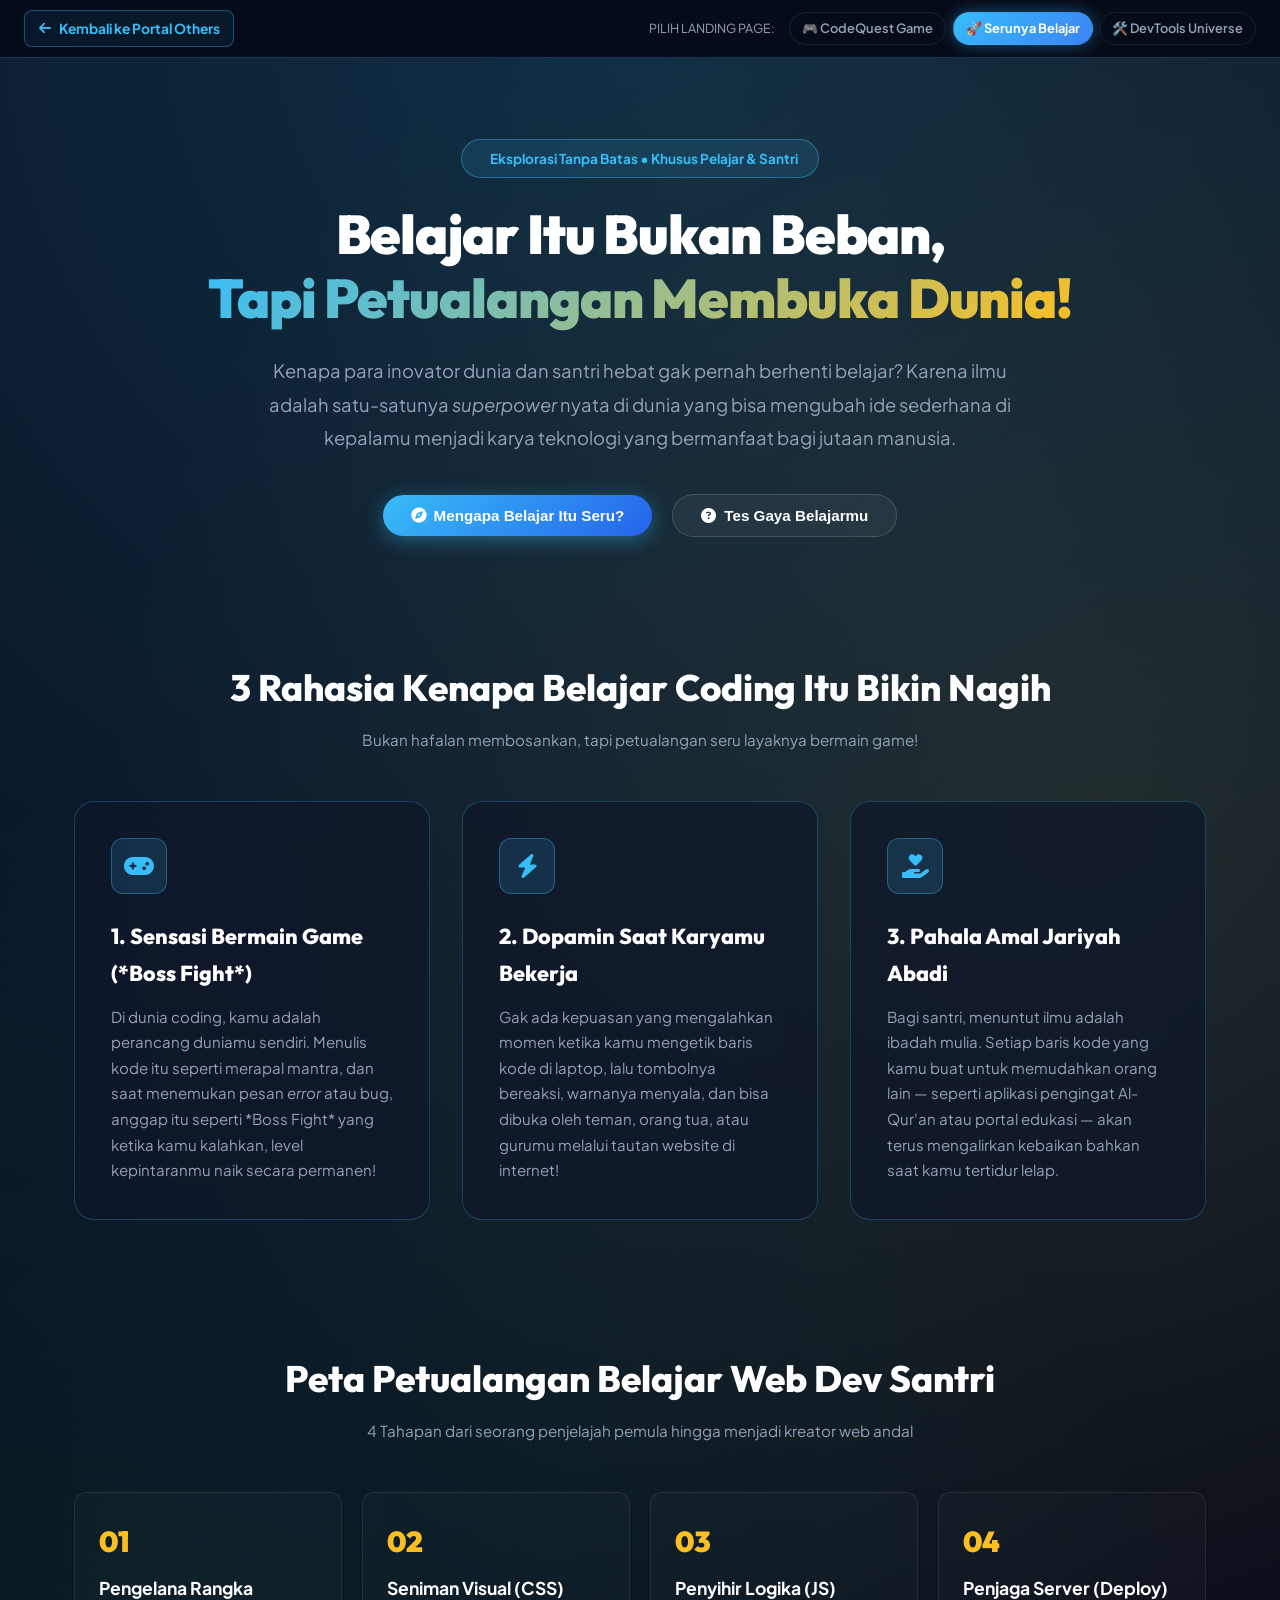
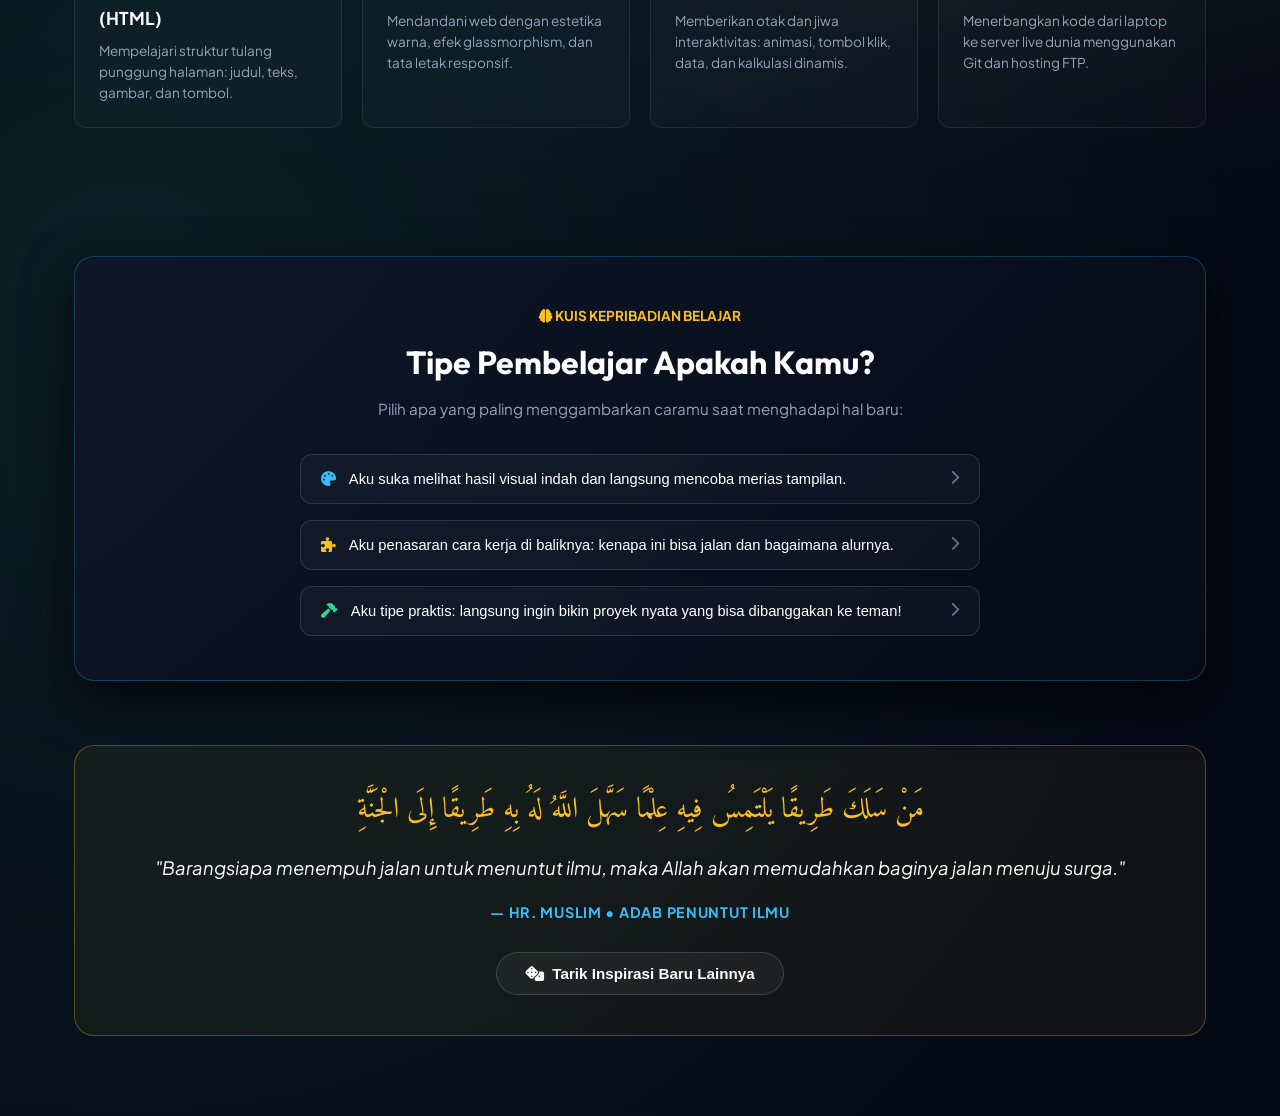
<file: demo-belajar.html>
<!DOCTYPE html>
<html lang="id">
<head>
    <meta charset="UTF-8">
    <meta name="viewport" content="width=device-width, initial-scale=1.0">
    <meta name="robots" content="noindex, nofollow">
    <title>Pentingnya & Serunya Belajar — Petualangan Sains & Coding Santri</title>

    <!-- Google Fonts -->
    <link rel="preconnect" href="https://fonts.googleapis.com">
    <link rel="preconnect" href="https://fonts.gstatic.com" crossorigin>
    <link href="https://fonts.googleapis.com/css2?family=Outfit:wght@400;500;600;700;800;900&family=Plus+Jakarta+Sans:wght@400;500;600;700;800&family=Amiri:wght@400;700&display=swap" rel="stylesheet">
    
    <!-- FontAwesome Icons -->
    <link rel="stylesheet" href="https://cdnjs.cloudflare.com/ajax/libs/font-awesome/6.4.0/css/all.min.css">

    <style>
        :root {
            --bg-learn: #060a17;
            --panel-bg: rgba(15, 23, 42, 0.75);
            --border-glow: rgba(56, 189, 248, 0.25);
            --neon-blue: #38bdf8;
            --neon-gold: #fbbf24;
            --neon-emerald: #34d399;
            --text-main: #f8fafc;
            --text-muted: #94a3b8;
            --radius-md: 12px;
            --radius-lg: 20px;
            --radius-full: 9999px;
        }

        * {
            box-sizing: border-box;
            margin: 0;
            padding: 0;
        }

        body {
            background-color: var(--bg-learn);
            color: var(--text-main);
            font-family: 'Plus Jakarta Sans', sans-serif;
            line-height: 1.7;
            overflow-x: hidden;
            background-image: 
                radial-gradient(circle at 50% 0%, rgba(56, 189, 248, 0.2) 0%, transparent 65%),
                radial-gradient(circle at 85% 30%, rgba(251, 191, 36, 0.1) 0%, transparent 45%),
                radial-gradient(circle at 10% 70%, rgba(52, 211, 153, 0.1) 0%, transparent 50%);
        }

        /* Top Demo Bar */
        .demo-bar {
            position: sticky;
            top: 0;
            z-index: 999;
            background: rgba(6, 10, 23, 0.94);
            backdrop-filter: blur(16px);
            border-bottom: 1px solid rgba(56, 189, 248, 0.25);
            padding: 0.65rem 1.5rem;
            display: flex;
            align-items: center;
            justify-content: space-between;
            font-size: 0.86rem;
        }

        .back-to-portal {
            display: inline-flex;
            align-items: center;
            gap: 0.5rem;
            color: #38bdf8;
            text-decoration: none;
            font-weight: 700;
            padding: 0.35rem 0.85rem;
            border-radius: 8px;
            border: 1px solid rgba(56, 189, 248, 0.35);
            background: rgba(56, 189, 248, 0.08);
            transition: all 0.2s ease;
        }

        .back-to-portal:hover {
            background: #38bdf8;
            color: #060a17;
        }

        .demo-switcher {
            display: flex;
            align-items: center;
            gap: 0.4rem;
        }

        .demo-pill {
            padding: 0.3rem 0.75rem;
            border-radius: var(--radius-full);
            color: var(--text-muted);
            text-decoration: none;
            font-size: 0.8rem;
            font-weight: 600;
            border: 1px solid rgba(255, 255, 255, 0.08);
            transition: all 0.2s;
        }

        .demo-pill:hover {
            color: #ffffff;
            border-color: rgba(56, 189, 248, 0.4);
        }

        .demo-pill.active {
            background: linear-gradient(135deg, #38bdf8 0%, #3b82f6 100%);
            color: #ffffff;
            border-color: transparent;
            font-weight: 700;
            box-shadow: 0 0 15px rgba(56, 189, 248, 0.4);
        }

        .container {
            max-width: 1180px;
            margin: 0 auto;
            padding: 0 1.5rem;
        }

        /* Hero */
        .hero {
            padding: 5rem 0 3.5rem 0;
            text-align: center;
            max-width: 920px;
            margin: 0 auto;
        }

        .hero-badge {
            display: inline-flex;
            align-items: center;
            gap: 0.5rem;
            padding: 0.45rem 1.25rem;
            border-radius: var(--radius-full);
            background: rgba(56, 189, 248, 0.12);
            border: 1px solid rgba(56, 189, 248, 0.4);
            color: #38bdf8;
            font-size: 0.85rem;
            font-weight: 700;
            margin-bottom: 1.5rem;
        }

        .hero-title {
            font-family: 'Outfit', sans-serif;
            font-size: 3.4rem;
            font-weight: 900;
            line-height: 1.18;
            letter-spacing: -0.02em;
            color: #ffffff;
            margin-bottom: 1.5rem;
        }

        .hero-title span {
            background: linear-gradient(135deg, #38bdf8 0%, #fbbf24 100%);
            -webkit-background-clip: text;
            -webkit-text-fill-color: transparent;
        }

        .hero-desc {
            font-size: 1.15rem;
            color: var(--text-muted);
            line-height: 1.8;
            max-width: 780px;
            margin: 0 auto 2.5rem auto;
        }

        .hero-cta {
            display: flex;
            align-items: center;
            justify-content: center;
            gap: 1.25rem;
            flex-wrap: wrap;
        }

        .btn {
            padding: 0.75rem 1.75rem;
            border-radius: var(--radius-full);
            font-size: 0.95rem;
            font-weight: 700;
            cursor: pointer;
            border: none;
            display: inline-flex;
            align-items: center;
            gap: 0.5rem;
            transition: all 0.2s;
            text-decoration: none;
        }

        .btn-primary {
            background: linear-gradient(135deg, #38bdf8 0%, #2563eb 100%);
            color: #ffffff;
            box-shadow: 0 4px 20px rgba(56, 189, 248, 0.4);
        }

        .btn-primary:hover {
            transform: translateY(-2px);
            box-shadow: 0 8px 30px rgba(56, 189, 248, 0.6);
        }

        .btn-outline {
            background: rgba(255, 255, 255, 0.05);
            border: 1px solid rgba(255, 255, 255, 0.15);
            color: #ffffff;
        }

        .btn-outline:hover {
            border-color: #38bdf8;
            background: rgba(56, 189, 248, 0.1);
        }

        /* Pillars Section */
        .section-padding { padding: 4rem 0; }
        .section-header { text-align: center; margin-bottom: 3rem; }
        .section-title {
            font-family: 'Outfit', sans-serif;
            font-size: 2.3rem;
            font-weight: 800;
            color: #ffffff;
            margin-bottom: 0.5rem;
        }

        .pillars-grid {
            display: grid;
            grid-template-columns: repeat(auto-fit, minmax(320px, 1fr));
            gap: 2rem;
        }

        .pillar-card {
            background: var(--panel-bg);
            border: 1px solid var(--border-glow);
            border-radius: var(--radius-lg);
            padding: 2.25rem;
            backdrop-filter: blur(16px);
            transition: all 0.25s;
            position: relative;
        }

        .pillar-card:hover {
            transform: translateY(-4px);
            border-color: #38bdf8;
            box-shadow: 0 15px 35px -10px rgba(56, 189, 248, 0.3);
        }

        .pillar-icon-box {
            width: 56px;
            height: 56px;
            border-radius: var(--radius-md);
            background: rgba(56, 189, 248, 0.15);
            border: 1px solid rgba(56, 189, 248, 0.35);
            display: flex;
            align-items: center;
            justify-content: center;
            font-size: 1.5rem;
            color: #38bdf8;
            margin-bottom: 1.5rem;
        }

        .pillar-title {
            font-family: 'Outfit', sans-serif;
            font-size: 1.35rem;
            font-weight: 800;
            color: #ffffff;
            margin-bottom: 0.75rem;
        }

        .pillar-desc {
            font-size: 0.94rem;
            color: var(--text-muted);
            line-height: 1.7;
        }

        /* Interactive Roadmap */
        .roadmap-container {
            display: grid;
            grid-template-columns: repeat(4, 1fr);
            gap: 1.25rem;
            margin-top: 2rem;
        }

        @media (max-width: 900px) {
            .roadmap-container { grid-template-columns: 1fr; }
        }

        .roadmap-step {
            background: rgba(255, 255, 255, 0.02);
            border: 1px solid rgba(255, 255, 255, 0.08);
            border-radius: var(--radius-md);
            padding: 1.5rem;
            position: relative;
            transition: all 0.2s;
        }

        .roadmap-step:hover {
            border-color: #fbbf24;
            background: rgba(251, 191, 36, 0.04);
        }

        .step-number {
            font-family: 'Outfit', sans-serif;
            font-size: 1.8rem;
            font-weight: 900;
            color: #fbbf24;
            margin-bottom: 0.5rem;
        }

        .step-title {
            font-size: 1.1rem;
            font-weight: 700;
            color: #ffffff;
            margin-bottom: 0.4rem;
        }

        .step-desc {
            font-size: 0.85rem;
            color: var(--text-muted);
            line-height: 1.55;
        }

        /* Interactive Quiz Box */
        .quiz-section {
            background: linear-gradient(135deg, rgba(15, 23, 42, 0.9) 0%, rgba(6, 10, 23, 0.9) 100%);
            border: 1px solid var(--border-glow);
            border-radius: var(--radius-lg);
            padding: 2.75rem;
            margin: 4rem 0;
            box-shadow: 0 20px 50px rgba(0, 0, 0, 0.7);
        }

        .quiz-option-btn {
            background: rgba(255, 255, 255, 0.03);
            border: 1px solid rgba(255, 255, 255, 0.12);
            color: #ffffff;
            padding: 1rem 1.25rem;
            border-radius: var(--radius-md);
            font-size: 0.92rem;
            cursor: pointer;
            transition: all 0.2s;
            text-align: left;
            display: flex;
            align-items: center;
            justify-content: space-between;
        }

        .quiz-option-btn:hover {
            border-color: #38bdf8;
            background: rgba(56, 189, 248, 0.1);
        }

        .quiz-result-card {
            display: none;
            background: rgba(56, 189, 248, 0.1);
            border: 1px solid #38bdf8;
            border-radius: var(--radius-md);
            padding: 1.75rem;
            text-align: center;
            margin-top: 1.5rem;
            animation: fadeIn 0.3s ease-out;
        }

        /* Quotes Box */
        .quote-box {
            background: rgba(251, 191, 36, 0.05);
            border: 1px solid rgba(251, 191, 36, 0.3);
            border-radius: var(--radius-lg);
            padding: 2.5rem;
            text-align: center;
            margin-bottom: 5rem;
            position: relative;
        }

        .quote-arabic {
            font-family: 'Amiri', serif;
            font-size: 1.8rem;
            color: #fbbf24;
            margin-bottom: 1rem;
        }

        .quote-text {
            font-size: 1.15rem;
            font-style: italic;
            color: #ffffff;
            line-height: 1.8;
            margin-bottom: 1rem;
        }

        .quote-author {
            font-size: 0.9rem;
            font-weight: 700;
            color: #38bdf8;
            text-transform: uppercase;
            letter-spacing: 0.05em;
        }

        /* Toast */
        .toast-box {
            position: fixed;
            bottom: 2rem;
            right: 2rem;
            z-index: 9999;
            display: flex;
            flex-direction: column;
            gap: 0.75rem;
        }

        .toast-item {
            background: #0f172a;
            border-left: 4px solid #38bdf8;
            border: 1px solid rgba(56, 189, 248, 0.4);
            color: #ffffff;
            padding: 0.85rem 1.25rem;
            border-radius: 8px;
            font-size: 0.9rem;
            display: flex;
            align-items: center;
            gap: 0.6rem;
            animation: slideIn 0.3s ease-out;
        }

        @keyframes fadeIn { from { opacity: 0; } to { opacity: 1; } }
        @keyframes slideIn { from { transform: translateX(100%); } to { transform: translateX(0); } }
    </style>
</head>
<body>

    <!-- Demo Navigation Bar -->
    <div class="demo-bar">
        <a href="others.html" class="back-to-portal">
            <i class="fa-solid fa-arrow-left"></i> Kembali ke Portal Others
        </a>
        <div class="demo-switcher">
            <span style="color: var(--text-muted); margin-right: 0.5rem; font-size: 0.78rem;">PILIH LANDING PAGE:</span>
            <a href="demo-game.html" class="demo-pill">🎮 CodeQuest Game</a>
            <a href="demo-belajar.html" class="demo-pill active">🚀 Serunya Belajar</a>
            <a href="demo-tools.html" class="demo-pill">🛠️ DevTools Universe</a>
        </div>
    </div>

    <div class="container">
        <!-- Hero Section -->
        <section class="hero">
            <div class="hero-badge">
                <i class="fa-solid fa-sparkles"></i> Eksplorasi Tanpa Batas &bull; Khusus Pelajar &amp; Santri
            </div>
            <h1 class="hero-title">
                Belajar Itu Bukan Beban, <br>
                <span>Tapi Petualangan Membuka Dunia!</span>
            </h1>
            <p class="hero-desc">
                Kenapa para inovator dunia dan santri hebat gak pernah berhenti belajar? Karena ilmu adalah satu-satunya <em>superpower</em> nyata di dunia yang bisa mengubah ide sederhana di kepalamu menjadi karya teknologi yang bermanfaat bagi jutaan manusia.
            </p>
            <div class="hero-cta">
                <button type="button" class="btn btn-primary" id="btnJelajahi">
                    <i class="fa-solid fa-compass"></i> Mengapa Belajar Itu Seru?
                </button>
                <button type="button" class="btn btn-outline" id="btnMulaiKuis">
                    <i class="fa-solid fa-circle-question"></i> Tes Gaya Belajarmu
                </button>
            </div>
        </section>

        <!-- 3 Rahasia Kenapa Belajar Itu Asyik -->
        <section class="section-padding" id="sectionPillars">
            <div class="section-header">
                <h2 class="section-title">3 Rahasia Kenapa Belajar Coding Itu Bikin Nagih</h2>
                <p style="color: var(--text-muted); font-size: 0.95rem;">Bukan hafalan membosankan, tapi petualangan seru layaknya bermain game!</p>
            </div>

            <div class="pillars-grid">
                <!-- Pillar 1 -->
                <div class="pillar-card">
                    <div class="pillar-icon-box"><i class="fa-solid fa-gamepad"></i></div>
                    <h3 class="pillar-title">1. Sensasi Bermain Game (*Boss Fight*)</h3>
                    <p class="pillar-desc">
                        Di dunia coding, kamu adalah perancang duniamu sendiri. Menulis kode itu seperti merapal mantra, dan saat menemukan pesan <em>error</em> atau bug, anggap itu seperti *Boss Fight* yang ketika kamu kalahkan, level kepintaranmu naik secara permanen!
                    </p>
                </div>

                <!-- Pillar 2 -->
                <div class="pillar-card">
                    <div class="pillar-icon-box"><i class="fa-solid fa-bolt"></i></div>
                    <h3 class="pillar-title">2. Dopamin Saat Karyamu Bekerja</h3>
                    <p class="pillar-desc">
                        Gak ada kepuasan yang mengalahkan momen ketika kamu mengetik baris kode di laptop, lalu tombolnya bereaksi, warnanya menyala, dan bisa dibuka oleh teman, orang tua, atau gurumu melalui tautan website di internet!
                    </p>
                </div>

                <!-- Pillar 3 -->
                <div class="pillar-card">
                    <div class="pillar-icon-box"><i class="fa-solid fa-hand-holding-heart"></i></div>
                    <h3 class="pillar-title">3. Pahala Amal Jariyah Abadi</h3>
                    <p class="pillar-desc">
                        Bagi santri, menuntut ilmu adalah ibadah mulia. Setiap baris kode yang kamu buat untuk memudahkan orang lain — seperti aplikasi pengingat Al-Qur'an atau portal edukasi — akan terus mengalirkan kebaikan bahkan saat kamu tertidur lelap.
                    </p>
                </div>
            </div>
        </section>

        <!-- Peta Petualangan Santri Coder -->
        <section class="section-padding">
            <div class="section-header">
                <h2 class="section-title">Peta Petualangan Belajar Web Dev Santri</h2>
                <p style="color: var(--text-muted); font-size: 0.95rem;">4 Tahapan dari seorang penjelajah pemula hingga menjadi kreator web andal</p>
            </div>

            <div class="roadmap-container">
                <div class="roadmap-step">
                    <div class="step-number">01</div>
                    <h4 class="step-title">Pengelana Rangka (HTML)</h4>
                    <p class="step-desc">Mempelajari struktur tulang punggung halaman: judul, teks, gambar, dan tombol.</p>
                </div>
                <div class="roadmap-step">
                    <div class="step-number">02</div>
                    <h4 class="step-title">Seniman Visual (CSS)</h4>
                    <p class="step-desc">Mendandani web dengan estetika warna, efek glassmorphism, dan tata letak responsif.</p>
                </div>
                <div class="roadmap-step">
                    <div class="step-number">03</div>
                    <h4 class="step-title">Penyihir Logika (JS)</h4>
                    <p class="step-desc">Memberikan otak dan jiwa interaktivitas: animasi, tombol klik, data, dan kalkulasi dinamis.</p>
                </div>
                <div class="roadmap-step">
                    <div class="step-number">04</div>
                    <h4 class="step-title">Penjaga Server (Deploy)</h4>
                    <p class="step-desc">Menerbangkan kode dari laptop ke server live dunia menggunakan Git dan hosting FTP.</p>
                </div>
            </div>
        </section>

        <!-- Interactive Quiz: Tipe Belajar Apakah Kamu? -->
        <section class="quiz-section" id="sectionQuiz">
            <div style="text-align: center; margin-bottom: 2rem;">
                <span style="color: #fbbf24; font-weight: 700; font-size: 0.85rem; text-transform: uppercase;">
                    <i class="fa-solid fa-brain"></i> KUIS KEPRIBADIAN BELAJAR
                </span>
                <h3 style="font-family: 'Outfit', sans-serif; font-size: 2rem; color: #fff; margin: 0.4rem 0;">
                    Tipe Pembelajar Apakah Kamu?
                </h3>
                <p style="color: var(--text-muted); font-size: 0.95rem;">Pilih apa yang paling menggambarkan caramu saat menghadapi hal baru:</p>
            </div>

            <div style="display: grid; gap: 1rem; max-width: 680px; margin: 0 auto;">
                <button type="button" class="quiz-option-btn" data-type="architect">
                    <span><i class="fa-solid fa-palette" style="color: #38bdf8; margin-right: 0.6rem;"></i> Aku suka melihat hasil visual indah dan langsung mencoba merias tampilan.</span>
                    <i class="fa-solid fa-chevron-right" style="color: #64748b;"></i>
                </button>
                <button type="button" class="quiz-option-btn" data-type="logician">
                    <span><i class="fa-solid fa-puzzle-piece" style="color: #fbbf24; margin-right: 0.6rem;"></i> Aku penasaran cara kerja di baliknya: kenapa ini bisa jalan dan bagaimana alurnya.</span>
                    <i class="fa-solid fa-chevron-right" style="color: #64748b;"></i>
                </button>
                <button type="button" class="quiz-option-btn" data-type="creator">
                    <span><i class="fa-solid fa-hammer" style="color: #34d399; margin-right: 0.6rem;"></i> Aku tipe praktis: langsung ingin bikin proyek nyata yang bisa dibanggakan ke teman!</span>
                    <i class="fa-solid fa-chevron-right" style="color: #64748b;"></i>
                </button>
            </div>

            <div class="quiz-result-card" id="quizResultBox">
                <h4 style="font-size: 1.3rem; color: #38bdf8; margin-bottom: 0.5rem;" id="quizResultTitle">Tipe Belajar Kamu</h4>
                <p style="font-size: 0.95rem; color: #d1fae5; line-height: 1.6;" id="quizResultDesc">Deskripsi tipe belajar</p>
                <button type="button" class="btn btn-primary" style="margin-top: 1rem;" onclick="showToast('Semangat terus menjelajah ilmu baru!')">
                    Siap Mulai Belajar! 🚀
                </button>
            </div>
        </section>

        <!-- Dynamic Motivational Quotes Generator -->
        <section class="quote-box">
            <div class="quote-arabic" id="quoteArabic">مَنْ سَلَكَ طَرِيقًا يَلْتَمِسُ فِيهِ عِلْمًا سَهَّلَ اللَّهُ لَهُ بِهِ طَرِيقًا إِلَى الْجَنَّةِ</div>
            <p class="quote-text" id="quoteText">
                "Barangsiapa menempuh jalan untuk menuntut ilmu, maka Allah akan memudahkan baginya jalan menuju surga."
            </p>
            <div class="quote-author" id="quoteAuthor">— HR. Muslim &bull; Adab Penuntut Ilmu</div>
            <button type="button" class="btn btn-outline" style="margin-top: 1.75rem;" id="btnRandomQuote">
                <i class="fa-solid fa-dice"></i> Tarik Inspirasi Baru Lainnya
            </button>
        </section>
    </div>

    <!-- Toast Container -->
    <div class="toast-box" id="toastBox"></div>

    <script>
        function showToast(message) {
            const container = document.getElementById('toastBox');
            const toast = document.createElement('div');
            toast.className = 'toast-item';
            toast.innerHTML = `<i class="fa-solid fa-circle-check" style="color: #38bdf8;"></i> <span>${message}</span>`;
            container.appendChild(toast);
            setTimeout(() => {
                toast.style.opacity = '0';
                toast.style.transition = 'opacity 0.3s';
                setTimeout(() => toast.remove(), 300);
            }, 3000);
        }

        // Smooth Scroll
        document.getElementById('btnJelajahi').addEventListener('click', () => {
            document.getElementById('sectionPillars').scrollIntoView({ behavior: 'smooth' });
        });
        document.getElementById('btnMulaiKuis').addEventListener('click', () => {
            document.getElementById('sectionQuiz').scrollIntoView({ behavior: 'smooth' });
        });

        // Quiz Logic
        const quizResultBox = document.getElementById('quizResultBox');
        const quizResultTitle = document.getElementById('quizResultTitle');
        const quizResultDesc = document.getElementById('quizResultDesc');

        const QUIZ_TYPES = {
            architect: {
                title: "🎨 The Visual Designer & Frontend Crafter",
                desc: "Kamu memiliki mata yang peka terhadap keindahan, warna, dan pengalaman pengguna. Kamu sangat cocok mendalami CSS Modern, UI/UX Glassmorphism, dan animasi web yang memukau mata pengunjung!"
            },
            logician: {
                title: "🧠 The Problem Solver & Logic Master",
                desc: "Kamu menyukai tantangan berpikir kritis dan memecahkan puzzle rumit. Bidang JavaScript ES6, algoritma struktur data, dan backend API akan menjadi arena bermain favoritmu!"
            },
            creator: {
                title: "🚀 The Digital Builder & Santri Maker",
                desc: "Kamu memiliki jiwa pengusaha dan pencipta karya mandiri. Kamu suka merakit ide menjadi produk nyata yang langsung dirasakan manfaatnya oleh lingkungan sekitar dan pesantren!"
            }
        };

        document.querySelectorAll('.quiz-option-btn').forEach(btn => {
            btn.addEventListener('click', () => {
                const type = btn.dataset.type;
                const result = QUIZ_TYPES[type];

                document.querySelectorAll('.quiz-option-btn').forEach(b => {
                    b.style.borderColor = 'rgba(255, 255, 255, 0.12)';
                    b.style.background = 'rgba(255, 255, 255, 0.03)';
                });

                btn.style.borderColor = '#38bdf8';
                btn.style.background = 'rgba(56, 189, 248, 0.15)';

                quizResultTitle.textContent = result.title;
                quizResultDesc.textContent = result.desc;
                quizResultBox.style.display = 'block';

                showToast(`Kuis selesai! Kamu adalah ${result.title}`);
            });
        });

        // Random Quotes Generator
        const QUOTES = [
            {
                arabic: "مَنْ سَلَكَ طَرِيقًا يَلْتَمِسُ فِيهِ عِلْمًا سَهَّلَ اللَّهُ لَهُ بِهِ طَرِيقًا إِلَى الْجَنَّةِ",
                text: '"Barangsiapa menempuh jalan untuk menuntut ilmu, maka Allah akan memudahkan baginya jalan menuju surga."',
                author: "— HR. Muslim • Kemuliaan Ilmu"
            },
            {
                arabic: "تَعَلَّمُوا الْعِلْمَ فَإِنَّ تَعَلُّمَهُ لِلَّهِ خَشْيَةٌ، وَطَلَبَهُ عِبَادَةٌ",
                text: '"Pelajarilah ilmu, karena mempelajarinya karena Allah adalah bukti ketaqwaan, dan mencarinya adalah ibadah."',
                author: "— Mu'adz bin Jabal radhiyallahu 'anhu"
            },
            {
                arabic: "إِنَّمَا الْعِلْمُ بِالتَّعَلُّمِ، وَإِنَّمَا الْحِلْمُ بِالتَّحَلُّمِ",
                text: '"Sesungguhnya ilmu hanya bisa didapat dengan terus belajar, dan sifat bijak hanya didapat dengan terus berlatih sabar."',
                author: "— HR. Thabrani • Konsistensi Belajar"
            },
            {
                arabic: "الْعِلْمُ صَيْدٌ وَالْكِتَابَةُ قَيْدُهُ ... قَيِّدْ صُيُودَكَ بِالْحِبَالِ الْوَاثِقَةِ",
                text: '"Ilmu laksana hewan buruan dan tulisan adalah pengikatnya. Maka ikatlah buruanmu dengan tali yang kuat."',
                author: "— Imam Asy-Syafi'i rahimahullah"
            }
        ];

        let quoteIndex = 0;
        document.getElementById('btnRandomQuote').addEventListener('click', () => {
            quoteIndex = (quoteIndex + 1) % QUOTES.length;
            const q = QUOTES[quoteIndex];
            document.getElementById('quoteArabic').textContent = q.arabic;
            document.getElementById('quoteText').textContent = q.text;
            document.getElementById('quoteAuthor').textContent = q.author;
            showToast('Kutipan inspirasi diperbarui!');
        });
    </script>
</body>
</html>
</file>
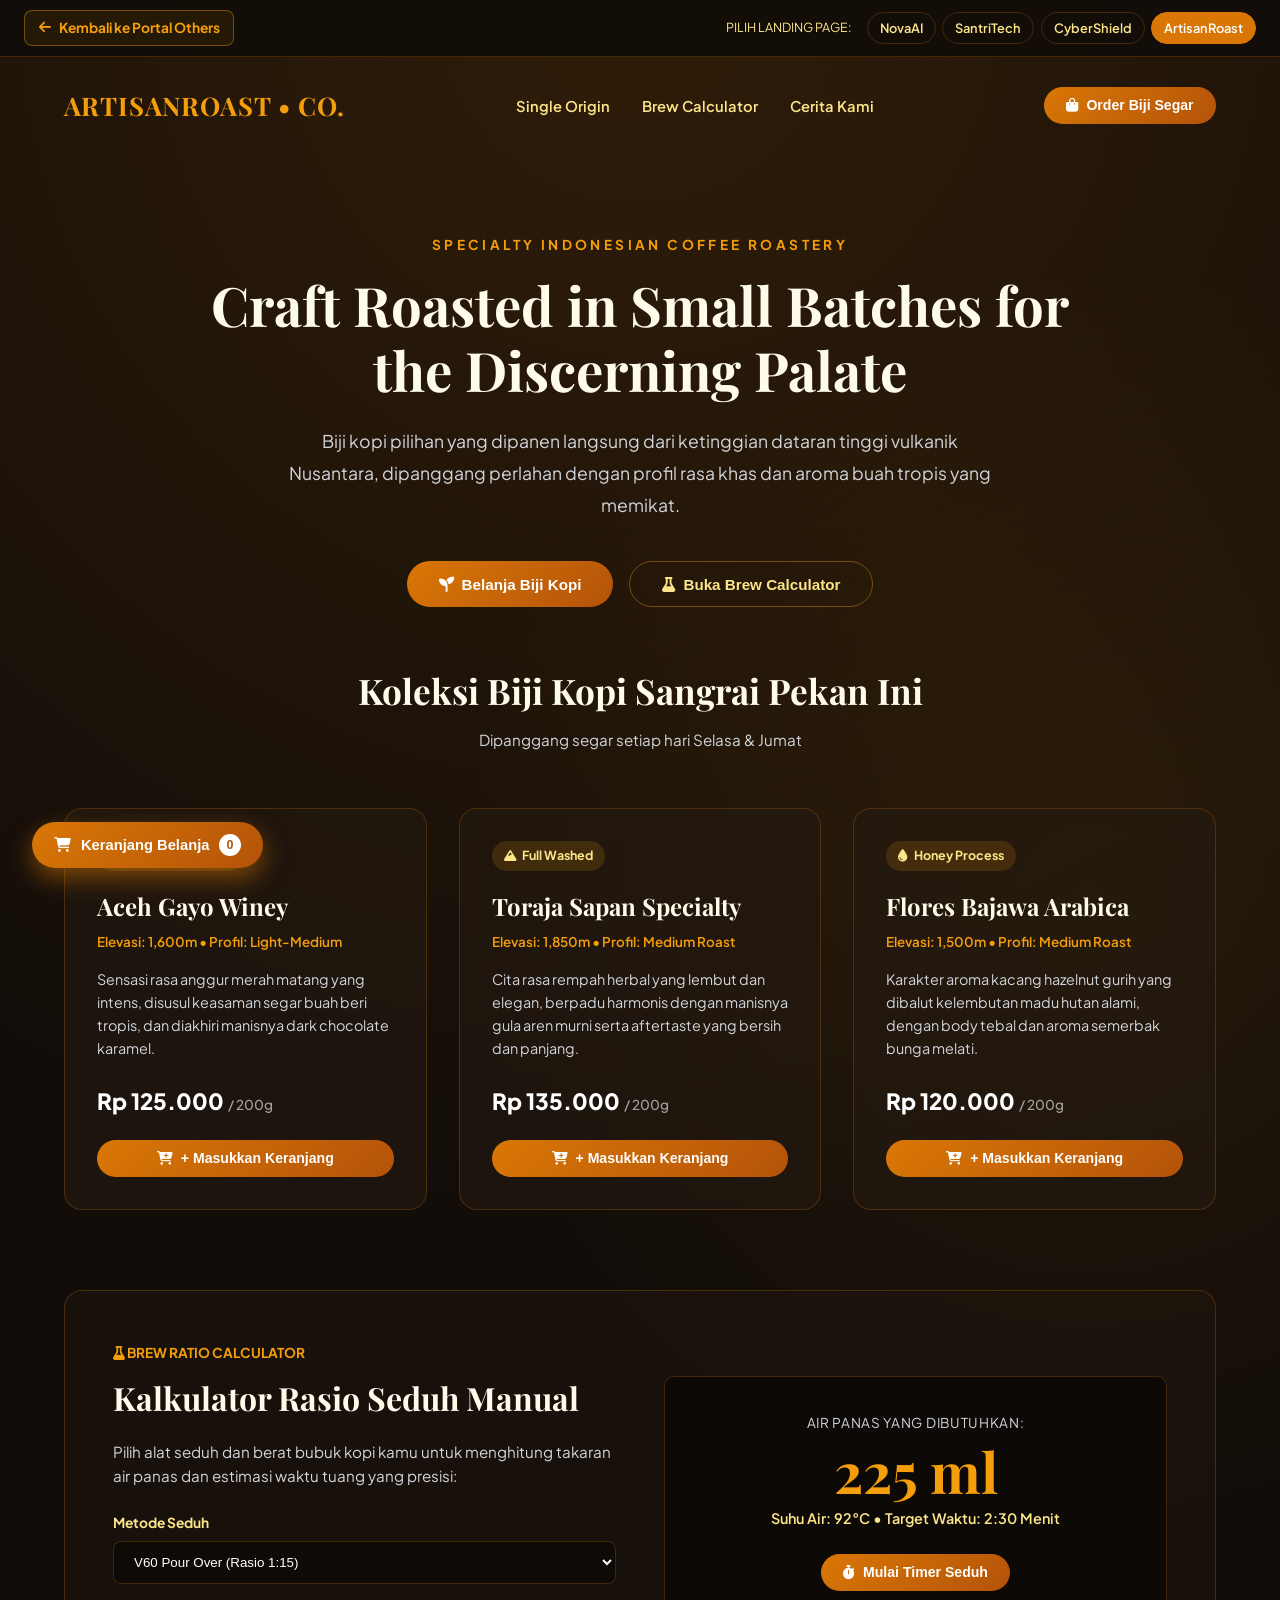
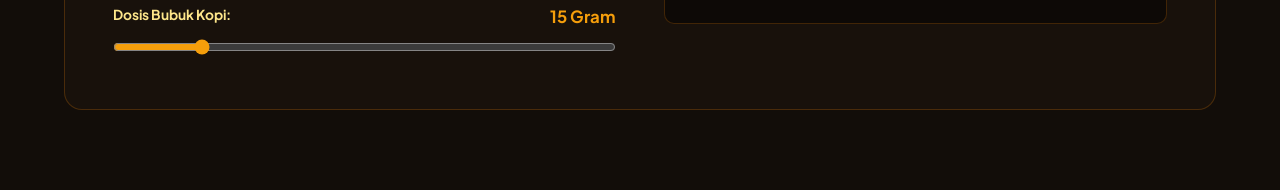
<file: demo-coffee.html>
<!DOCTYPE html>
<html lang="id">
<head>
    <meta charset="UTF-8">
    <meta name="viewport" content="width=device-width, initial-scale=1.0">
    <meta name="robots" content="noindex, nofollow">
    <title>ArtisanRoast Coffee Co. — Indonesian Specialty Roastery</title>

    <!-- Google Fonts -->
    <link rel="preconnect" href="https://fonts.googleapis.com">
    <link rel="preconnect" href="https://fonts.gstatic.com" crossorigin>
    <link href="https://fonts.googleapis.com/css2?family=Playfair+Display:ital,wght@0,600;0,700;0,800;1,600&family=Plus+Jakarta+Sans:wght@400;500;600;700;800&display=swap" rel="stylesheet">
    
    <!-- FontAwesome Icons -->
    <link rel="stylesheet" href="https://cdnjs.cloudflare.com/ajax/libs/font-awesome/6.4.0/css/all.min.css">

    <style>
        :root {
            --bg-dark: #120d09;
            --card-bg: rgba(36, 25, 17, 0.6);
            --border-amber: rgba(217, 119, 6, 0.25);
            --amber-accent: #f59e0b;
            --caramel-accent: #d97706;
            --text-main: #fffbeb;
            --text-muted: #d1d5db;
            --radius-md: 10px;
            --radius-lg: 18px;
            --radius-full: 9999px;
        }

        * {
            box-sizing: border-box;
            margin: 0;
            padding: 0;
        }

        body {
            background-color: var(--bg-dark);
            color: var(--text-main);
            font-family: 'Plus Jakarta Sans', sans-serif;
            line-height: 1.6;
            overflow-x: hidden;
            background-image: 
                radial-gradient(circle at 50% 0%, rgba(217, 119, 6, 0.15) 0%, transparent 65%),
                radial-gradient(circle at 85% 50%, rgba(245, 158, 11, 0.08) 0%, transparent 45%);
        }

        /* Top Demo Bar */
        .demo-bar {
            position: sticky;
            top: 0;
            z-index: 999;
            background: rgba(18, 13, 9, 0.95);
            backdrop-filter: blur(16px);
            border-bottom: 1px solid rgba(217, 119, 6, 0.25);
            padding: 0.65rem 1.5rem;
            display: flex;
            align-items: center;
            justify-content: space-between;
            font-size: 0.86rem;
        }

        .back-to-portal {
            display: inline-flex;
            align-items: center;
            gap: 0.5rem;
            color: #f59e0b;
            text-decoration: none;
            font-weight: 700;
            padding: 0.35rem 0.85rem;
            border-radius: 8px;
            border: 1px solid rgba(245, 158, 11, 0.4);
            background: rgba(245, 158, 11, 0.08);
            transition: all 0.2s ease;
        }

        .back-to-portal:hover {
            background: #f59e0b;
            color: #120d09;
        }

        .demo-switcher {
            display: flex;
            align-items: center;
            gap: 0.4rem;
        }

        .demo-pill {
            padding: 0.3rem 0.75rem;
            border-radius: var(--radius-full);
            color: #fde68a;
            text-decoration: none;
            font-size: 0.8rem;
            font-weight: 600;
            border: 1px solid rgba(217, 119, 6, 0.25);
            transition: all 0.2s;
        }

        .demo-pill:hover {
            color: #ffffff;
            border-color: #f59e0b;
        }

        .demo-pill.active {
            background: var(--caramel-accent);
            color: #ffffff;
            border-color: var(--caramel-accent);
        }

        .container {
            max-width: 1200px;
            margin: 0 auto;
            padding: 0 1.5rem;
        }

        /* Floating Cart Trigger */
        .floating-cart-btn {
            position: fixed;
            bottom: 2rem;
            left: 2rem;
            z-index: 100;
            background: linear-gradient(135deg, #d97706 0%, #b45309 100%);
            color: #ffffff;
            border: none;
            border-radius: var(--radius-full);
            padding: 0.75rem 1.4rem;
            font-size: 0.92rem;
            font-weight: 700;
            cursor: pointer;
            box-shadow: 0 10px 25px rgba(217, 119, 6, 0.5);
            display: flex;
            align-items: center;
            gap: 0.6rem;
            transition: all 0.2s;
        }

        .floating-cart-btn:hover {
            transform: translateY(-2px);
            box-shadow: 0 15px 30px rgba(217, 119, 6, 0.7);
        }

        .cart-badge {
            background: #ffffff;
            color: #b45309;
            width: 22px;
            height: 22px;
            border-radius: 50%;
            display: flex;
            align-items: center;
            justify-content: center;
            font-size: 0.78rem;
            font-weight: 800;
        }

        /* Navbar */
        .navbar {
            padding: 1.75rem 0;
            display: flex;
            align-items: center;
            justify-content: space-between;
        }

        .logo {
            font-family: 'Playfair Display', serif;
            font-size: 1.6rem;
            font-weight: 700;
            color: #f59e0b;
            text-decoration: none;
            letter-spacing: 0.04em;
        }

        .nav-links {
            display: flex;
            align-items: center;
            gap: 2rem;
            list-style: none;
        }

        .nav-links a {
            color: #fde68a;
            text-decoration: none;
            font-size: 0.92rem;
            font-weight: 600;
            cursor: pointer;
            transition: color 0.2s;
        }

        .nav-links a:hover { color: #ffffff; }

        .btn-coffee {
            background: linear-gradient(135deg, #d97706 0%, #b45309 100%);
            color: #ffffff;
            padding: 0.65rem 1.4rem;
            border-radius: var(--radius-full);
            font-size: 0.88rem;
            font-weight: 700;
            cursor: pointer;
            border: none;
            display: inline-flex;
            align-items: center;
            gap: 0.5rem;
            transition: all 0.2s;
        }

        .btn-coffee:hover {
            transform: translateY(-2px);
            box-shadow: 0 8px 25px rgba(217, 119, 6, 0.5);
        }

        .btn-outline-coffee {
            background: transparent;
            border: 1px solid rgba(245, 158, 11, 0.4);
            color: #fde68a;
            padding: 0.65rem 1.4rem;
            border-radius: var(--radius-full);
            font-size: 0.88rem;
            font-weight: 700;
            cursor: pointer;
            display: inline-flex;
            align-items: center;
            gap: 0.5rem;
            transition: all 0.2s;
        }

        .btn-outline-coffee:hover {
            background: rgba(245, 158, 11, 0.12);
            color: #ffffff;
        }

        /* Hero */
        .hero {
            padding: 5rem 0 3.5rem 0;
            text-align: center;
            max-width: 860px;
            margin: 0 auto;
        }

        .hero-tag {
            font-size: 0.85rem;
            text-transform: uppercase;
            letter-spacing: 0.25em;
            color: #f59e0b;
            margin-bottom: 1rem;
            font-weight: 700;
        }

        .hero-title {
            font-family: 'Playfair Display', serif;
            font-size: 3.4rem;
            font-weight: 700;
            line-height: 1.2;
            color: #fffbeb;
            margin-bottom: 1.5rem;
        }

        .hero-desc {
            font-size: 1.1rem;
            color: #d1d5db;
            line-height: 1.8;
            max-width: 720px;
            margin: 0 auto 2.5rem auto;
        }

        /* Products Grid */
        .section-title {
            font-family: 'Playfair Display', serif;
            font-size: 2.2rem;
            color: #fffbeb;
            text-align: center;
            margin-bottom: 0.5rem;
        }

        .products-grid {
            display: grid;
            grid-template-columns: repeat(auto-fit, minmax(320px, 1fr));
            gap: 2rem;
            margin: 3.5rem 0 5rem 0;
        }

        .product-card {
            background: var(--card-bg);
            border: 1px solid var(--border-amber);
            border-radius: var(--radius-lg);
            padding: 2rem;
            display: flex;
            flex-direction: column;
            transition: all 0.2s;
        }

        .product-card:hover {
            border-color: #f59e0b;
            transform: translateY(-4px);
            box-shadow: 0 15px 35px -10px rgba(0, 0, 0, 0.6);
        }

        .bean-badge {
            display: inline-flex;
            align-items: center;
            gap: 0.4rem;
            padding: 0.3rem 0.75rem;
            border-radius: var(--radius-full);
            background: rgba(245, 158, 11, 0.15);
            color: #fde68a;
            font-size: 0.78rem;
            font-weight: 700;
            margin-bottom: 1rem;
            width: fit-content;
        }

        .product-name {
            font-family: 'Playfair Display', serif;
            font-size: 1.5rem;
            color: #fffbeb;
            margin-bottom: 0.35rem;
        }

        .product-specs {
            font-size: 0.84rem;
            color: #f59e0b;
            font-weight: 600;
            margin-bottom: 1rem;
        }

        .product-notes {
            font-size: 0.9rem;
            color: #d1d5db;
            line-height: 1.6;
            margin-bottom: 1.5rem;
            flex-grow: 1;
        }

        .product-price {
            font-size: 1.4rem;
            font-weight: 800;
            color: #fff;
            margin-bottom: 1.25rem;
        }

        /* Brew Calculator Section */
        .calculator-section {
            background: rgba(36, 25, 17, 0.4);
            border: 1px solid var(--border-amber);
            border-radius: var(--radius-lg);
            padding: 3rem;
            margin-bottom: 5rem;
            display: grid;
            grid-template-columns: 1fr 1fr;
            gap: 3rem;
            align-items: center;
        }

        @media (max-width: 850px) {
            .calculator-section { grid-template-columns: 1fr; }
        }

        .calc-display {
            background: #0d0906;
            border: 1px solid var(--border-amber);
            border-radius: var(--radius-md);
            padding: 2rem;
            text-align: center;
        }

        .calc-number {
            font-family: 'Playfair Display', serif;
            font-size: 3.5rem;
            font-weight: 700;
            color: #f59e0b;
            line-height: 1;
            margin: 0.5rem 0;
        }

        /* Modal */
        .modal-overlay {
            position: fixed;
            inset: 0;
            background: rgba(0, 0, 0, 0.8);
            backdrop-filter: blur(8px);
            z-index: 1000;
            display: none;
            align-items: center;
            justify-content: center;
            padding: 1.5rem;
        }

        .modal-overlay.active {
            display: flex;
            animation: fadeIn 0.25s ease-out;
        }

        .modal-box {
            background: #1c140e;
            border: 1px solid var(--border-amber);
            border-radius: var(--radius-lg);
            max-width: 520px;
            width: 100%;
            padding: 2.25rem;
            box-shadow: 0 25px 60px rgba(0, 0, 0, 0.8);
        }

        /* Toast */
        .toast-box {
            position: fixed;
            bottom: 2rem;
            right: 2rem;
            z-index: 9999;
            display: flex;
            flex-direction: column;
            gap: 0.75rem;
        }
        .toast-item {
            background: #271a10;
            border-left: 4px solid #f59e0b;
            border: 1px solid rgba(245, 158, 11, 0.4);
            color: #ffffff;
            padding: 0.85rem 1.25rem;
            border-radius: 8px;
            font-size: 0.9rem;
            display: flex;
            align-items: center;
            gap: 0.6rem;
            animation: slideIn 0.3s ease-out;
        }

        @keyframes fadeIn { from { opacity: 0; } to { opacity: 1; } }
        @keyframes slideIn { from { transform: translateX(100%); } to { transform: translateX(0); } }
    </style>
</head>
<body>

    <!-- Demo Navigation Bar -->
    <div class="demo-bar">
        <a href="others.html" class="back-to-portal">
            <i class="fa-solid fa-arrow-left"></i> Kembali ke Portal Others
        </a>
        <div class="demo-switcher">
            <span style="color: #fde68a; margin-right: 0.5rem; font-size: 0.78rem;">PILIH LANDING PAGE:</span>
            <a href="demo-nova.html" class="demo-pill">NovaAI</a>
            <a href="demo-santri.html" class="demo-pill">SantriTech</a>
            <a href="demo-cyber.html" class="demo-pill">CyberShield</a>
            <a href="demo-coffee.html" class="demo-pill active">ArtisanRoast</a>
        </div>
    </div>

    <!-- Floating Cart Button -->
    <button type="button" class="floating-cart-btn" id="btnOpenCart">
        <i class="fa-solid fa-cart-shopping"></i>
        <span>Keranjang Belanja</span>
        <span class="cart-badge" id="cartCountBadge">0</span>
    </button>

    <div class="container">
        <!-- Main Navbar -->
        <nav class="navbar">
            <a href="#" class="logo">
                ARTISANROAST &bull; CO.
            </a>
            <ul class="nav-links">
                <li><a id="navBeans">Single Origin</a></li>
                <li><a id="navBrewManual">Brew Calculator</a></li>
                <li><a id="navStory">Cerita Kami</a></li>
            </ul>
            <button type="button" class="btn-coffee" id="btnOrderNav">
                <i class="fa-solid fa-bag-shopping"></i> Order Biji Segar
            </button>
        </nav>

        <!-- Hero Section -->
        <section class="hero">
            <div class="hero-tag">Specialty Indonesian Coffee Roastery</div>
            <h1 class="hero-title">
                Craft Roasted in Small Batches for the Discerning Palate
            </h1>
            <p class="hero-desc">
                Biji kopi pilihan yang dipanen langsung dari ketinggian dataran tinggi vulkanik Nusantara, dipanggang perlahan dengan profil rasa khas dan aroma buah tropis yang memikat.
            </p>
            <div style="display: flex; gap: 1rem; justify-content: center; flex-wrap: wrap;">
                <button type="button" class="btn-coffee" style="padding: 0.85rem 2rem; font-size: 0.95rem;" id="btnHeroOrder">
                    <i class="fa-solid fa-seedling"></i> Belanja Biji Kopi
                </button>
                <button type="button" class="btn-outline-coffee" style="padding: 0.85rem 2rem; font-size: 0.95rem;" id="btnHeroCalculator">
                    <i class="fa-solid fa-flask"></i> Buka Brew Calculator
                </button>
            </div>
        </section>

        <!-- Products Section -->
        <section id="sectionProducts">
            <h2 class="section-title">Koleksi Biji Kopi Sangrai Pekan Ini</h2>
            <p style="text-align: center; color: #d1d5db; font-size: 0.95rem;">Dipanggang segar setiap hari Selasa &amp; Jumat</p>

            <div class="products-grid">
                <!-- Product 1 -->
                <div class="product-card">
                    <div class="bean-badge"><i class="fa-solid fa-wine-glass"></i> Anaerobic Natural</div>
                    <h3 class="product-name">Aceh Gayo Winey</h3>
                    <div class="product-specs">Elevasi: 1,600m &bull; Profil: Light-Medium</div>
                    <p class="product-notes">
                        Sensasi rasa anggur merah matang yang intens, disusul keasaman segar buah beri tropis, dan diakhiri manisnya dark chocolate karamel.
                    </p>
                    <div class="product-price">Rp 125.000 <span style="font-size: 0.85rem; color: #a8a29e; font-weight: 500;">/ 200g</span></div>
                    <button type="button" class="btn-coffee" style="width: 100%; justify-content: center;" onclick="addToCart('Aceh Gayo Winey (200g)', 125000)">
                        <i class="fa-solid fa-cart-plus"></i> + Masukkan Keranjang
                    </button>
                </div>

                <!-- Product 2 -->
                <div class="product-card">
                    <div class="bean-badge"><i class="fa-solid fa-mountain"></i> Full Washed</div>
                    <h3 class="product-name">Toraja Sapan Specialty</h3>
                    <div class="product-specs">Elevasi: 1,850m &bull; Profil: Medium Roast</div>
                    <p class="product-notes">
                        Cita rasa rempah herbal yang lembut dan elegan, berpadu harmonis dengan manisnya gula aren murni serta aftertaste yang bersih dan panjang.
                    </p>
                    <div class="product-price">Rp 135.000 <span style="font-size: 0.85rem; color: #a8a29e; font-weight: 500;">/ 200g</span></div>
                    <button type="button" class="btn-coffee" style="width: 100%; justify-content: center;" onclick="addToCart('Toraja Sapan Specialty (200g)', 135000)">
                        <i class="fa-solid fa-cart-plus"></i> + Masukkan Keranjang
                    </button>
                </div>

                <!-- Product 3 -->
                <div class="product-card">
                    <div class="bean-badge"><i class="fa-solid fa-droplet"></i> Honey Process</div>
                    <h3 class="product-name">Flores Bajawa Arabica</h3>
                    <div class="product-specs">Elevasi: 1,500m &bull; Profil: Medium Roast</div>
                    <p class="product-notes">
                        Karakter aroma kacang hazelnut gurih yang dibalut kelembutan madu hutan alami, dengan body tebal dan aroma semerbak bunga melati.
                    </p>
                    <div class="product-price">Rp 120.000 <span style="font-size: 0.85rem; color: #a8a29e; font-weight: 500;">/ 200g</span></div>
                    <button type="button" class="btn-coffee" style="width: 100%; justify-content: center;" onclick="addToCart('Flores Bajawa Arabica (200g)', 120000)">
                        <i class="fa-solid fa-cart-plus"></i> + Masukkan Keranjang
                    </button>
                </div>
            </div>
        </section>

        <!-- Interactive Brew Calculator -->
        <section class="calculator-section" id="sectionCalculator">
            <div>
                <span style="color: #f59e0b; font-weight: 700; font-size: 0.85rem; text-transform: uppercase;">
                    <i class="fa-solid fa-flask"></i> BREW RATIO CALCULATOR
                </span>
                <h3 style="font-family: 'Playfair Display', serif; font-size: 2rem; color: #fffbeb; margin: 0.5rem 0 1rem 0;">
                    Kalkulator Rasio Seduh Manual
                </h3>
                <p style="color: #d1d5db; font-size: 0.95rem; margin-bottom: 1.5rem;">
                    Pilih alat seduh dan berat bubuk kopi kamu untuk menghitung takaran air panas dan estimasi waktu tuang yang presisi:
                </p>

                <div style="margin-bottom: 1.25rem;">
                    <label style="display: block; font-size: 0.86rem; font-weight: 700; color: #fde68a; margin-bottom: 0.4rem;">Metode Seduh</label>
                    <select id="methodSelect" style="width: 100%; padding: 0.75rem 1rem; border-radius: 8px; background: rgba(0,0,0,0.4); border: 1px solid var(--border-amber); color: #fff;">
                        <option value="15">V60 Pour Over (Rasio 1:15)</option>
                        <option value="16">French Press (Rasio 1:16)</option>
                        <option value="12">Aeropress Inverted (Rasio 1:12)</option>
                        <option value="10">Cold Brew Concentrated (Rasio 1:10)</option>
                    </select>
                </div>

                <div>
                    <label style="display: flex; justify-content: space-between; font-size: 0.86rem; font-weight: 700; color: #fde68a;">
                        <span>Dosis Bubuk Kopi:</span>
                        <span id="doseLabel" style="color: #f59e0b; font-size: 1.05rem;">15 Gram</span>
                    </label>
                    <input type="range" id="doseSlider" min="10" max="40" value="15" style="width: 100%; margin-top: 0.5rem; accent-color: #f59e0b; cursor: pointer;">
                </div>
            </div>

            <div class="calc-display">
                <span style="font-size: 0.85rem; color: #d1d5db; text-transform: uppercase; letter-spacing: 0.05em;">Air Panas Yang Dibutuhkan:</span>
                <div class="calc-number" id="waterAmountDisplay">225 ml</div>
                <div style="color: #fde68a; font-size: 0.9rem; font-weight: 600;" id="tempGuide">Suhu Air: 92&deg;C &bull; Target Waktu: 2:30 Menit</div>
                <button type="button" class="btn-coffee" style="margin-top: 1.5rem;" onclick="showToast('Timer seduh dimulai! Nikmati aromanya.');">
                    <i class="fa-solid fa-stopwatch"></i> Mulai Timer Seduh
                </button>
            </div>
        </section>
    </div>

    <!-- Cart Modal -->
    <div class="modal-overlay" id="cartModal">
        <div class="modal-box">
            <div style="display: flex; justify-content: space-between; align-items: center; margin-bottom: 1.5rem;">
                <h3 style="font-family: 'Playfair Display', serif; font-size: 1.35rem; color: #fffbeb;">
                    <i class="fa-solid fa-bag-shopping" style="color: #f59e0b;"></i> Keranjang Pesanan Kamu
                </h3>
                <button type="button" style="background: none; border: none; color: #fde68a; font-size: 1.4rem; cursor: pointer;" id="closeCartModal">&times;</button>
            </div>
            <div id="cartItemsList" style="min-height: 120px; max-height: 240px; overflow-y: auto; font-size: 0.9rem; color: #d1d5db;">
                <div style="text-align: center; padding: 2rem; color: #a8a29e;">Keranjang belanja kamu masih kosong.</div>
            </div>
            <div style="border-top: 1px solid var(--border-amber); padding-top: 1rem; margin-top: 1rem; display: flex; justify-content: space-between; font-weight: 700; color: #fff;">
                <span>Total Estimasi:</span>
                <span id="cartTotalDisplay">Rp 0</span>
            </div>
            <button type="button" class="btn-coffee" style="width: 100%; justify-content: center; margin-top: 1.25rem;" id="btnCheckout">
                Proses Checkout Sekarang &rarr;
            </button>
        </div>
    </div>

    <!-- Toast Container -->
    <div class="toast-box" id="toastBox"></div>

    <script>
        function showToast(message) {
            const container = document.getElementById('toastBox');
            const toast = document.createElement('div');
            toast.className = 'toast-item';
            toast.innerHTML = `<i class="fa-solid fa-circle-check" style="color: #f59e0b;"></i> <span>${message}</span>`;
            container.appendChild(toast);
            setTimeout(() => {
                toast.style.opacity = '0';
                toast.style.transition = 'opacity 0.3s';
                setTimeout(() => toast.remove(), 300);
            }, 3000);
        }

        // Cart Management
        let cart = [];

        function updateCartUI() {
            const badge = document.getElementById('cartCountBadge');
            const list = document.getElementById('cartItemsList');
            const totalDisplay = document.getElementById('cartTotalDisplay');

            badge.textContent = cart.length;

            if (cart.length === 0) {
                list.innerHTML = '<div style="text-align: center; padding: 2rem; color: #a8a29e;">Keranjang belanja kamu masih kosong.</div>';
                totalDisplay.textContent = 'Rp 0';
                return;
            }

            let total = 0;
            list.innerHTML = '';
            cart.forEach((item, index) => {
                total += item.price;
                const row = document.createElement('div');
                row.style.display = 'flex';
                row.style.justifyContent = 'space-between';
                row.style.marginBottom = '0.75rem';
                row.style.paddingBottom = '0.75rem';
                row.style.borderBottom = '1px dashed rgba(245, 158, 11, 0.2)';
                row.innerHTML = `
                    <div>
                        <div style="color: #fffbeb; font-weight: 600;">${item.name}</div>
                        <div style="font-size: 0.8rem; color: #f59e0b;">Rp ${item.price.toLocaleString('id-ID')}</div>
                    </div>
                    <button type="button" onclick="removeFromCart(${index})" style="background: none; border: none; color: #ef4444; cursor: pointer;">
                        <i class="fa-solid fa-trash-can"></i>
                    </button>
                `;
                list.appendChild(row);
            });

            totalDisplay.textContent = 'Rp ' + total.toLocaleString('id-ID');
        }

        function addToCart(name, price) {
            cart.push({ name, price });
            updateCartUI();
            showToast(`${name} ditambahkan ke keranjang!`);
        }

        function removeFromCart(index) {
            cart.splice(index, 1);
            updateCartUI();
            showToast('Item dihapus dari keranjang.');
        }

        // Modals
        const cartModal = document.getElementById('cartModal');
        document.getElementById('btnOpenCart').addEventListener('click', () => cartModal.classList.add('active'));
        document.getElementById('closeCartModal').addEventListener('click', () => cartModal.classList.remove('active'));

        document.getElementById('btnCheckout').addEventListener('click', () => {
            if (cart.length === 0) {
                showToast('Keranjang masih kosong, pilih biji kopi terlebih dahulu.');
                return;
            }
            cart = [];
            updateCartUI();
            cartModal.classList.remove('active');
            showToast('Terima kasih! Pesanan kamu sedang diproses oleh roaster kami.');
        });

        // Brew Ratio Calculator
        const doseSlider = document.getElementById('doseSlider');
        const doseLabel = document.getElementById('doseLabel');
        const methodSelect = document.getElementById('methodSelect');
        const waterAmountDisplay = document.getElementById('waterAmountDisplay');

        function recalculateBrew() {
            const dose = parseInt(doseSlider.value, 10);
            const ratio = parseInt(methodSelect.value, 10);
            doseLabel.textContent = `${dose} Gram`;

            const waterTotal = dose * ratio;
            waterAmountDisplay.textContent = `${waterTotal} ml`;
        }

        doseSlider.addEventListener('input', recalculateBrew);
        methodSelect.addEventListener('change', recalculateBrew);

        // Smooth Scroll Buttons
        document.getElementById('navBeans').addEventListener('click', () => {
            document.getElementById('sectionProducts').scrollIntoView({ behavior: 'smooth' });
        });
        document.getElementById('btnHeroOrder').addEventListener('click', () => {
            document.getElementById('sectionProducts').scrollIntoView({ behavior: 'smooth' });
        });
        document.getElementById('btnOrderNav').addEventListener('click', () => {
            document.getElementById('sectionProducts').scrollIntoView({ behavior: 'smooth' });
        });
        document.getElementById('navBrewManual').addEventListener('click', () => {
            document.getElementById('sectionCalculator').scrollIntoView({ behavior: 'smooth' });
        });
        document.getElementById('btnHeroCalculator').addEventListener('click', () => {
            document.getElementById('sectionCalculator').scrollIntoView({ behavior: 'smooth' });
        });
        document.getElementById('navStory').addEventListener('click', () => {
            showToast('ArtisanRoast didirikan untuk memberdayakan petani kopi lokal di dataran tinggi Nusantara.');
        });
    </script>
</body>
</html>
</file>
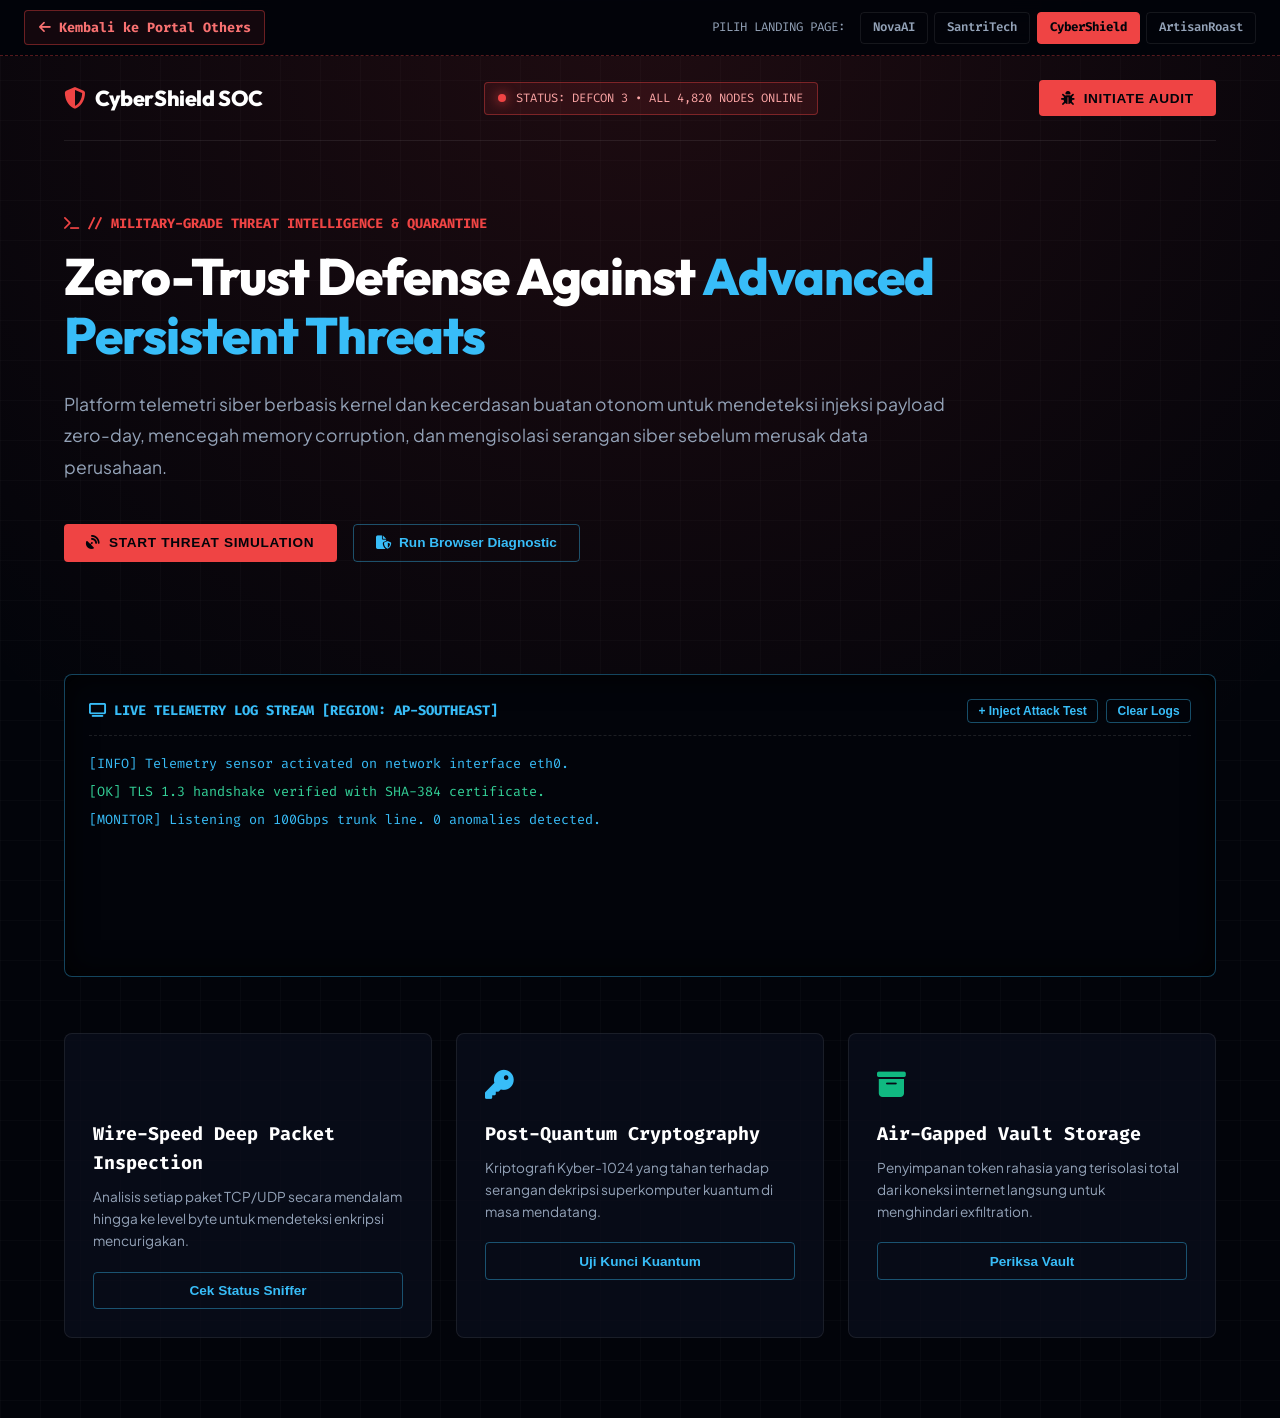
<file: demo-cyber.html>
<!DOCTYPE html>
<html lang="id">
<head>
    <meta charset="UTF-8">
    <meta name="viewport" content="width=device-width, initial-scale=1.0">
    <meta name="robots" content="noindex, nofollow">
    <title>CyberShield SecOps — Enterprise Zero-Trust Defense</title>

    <!-- Google Fonts -->
    <link rel="preconnect" href="https://fonts.googleapis.com">
    <link rel="preconnect" href="https://fonts.gstatic.com" crossorigin>
    <link href="https://fonts.googleapis.com/css2?family=Fira+Code:wght@400;500;600;700&family=Outfit:wght@400;600;800&family=Plus+Jakarta+Sans:wght@400;500;600;700;800&display=swap" rel="stylesheet">
    
    <!-- FontAwesome Icons -->
    <link rel="stylesheet" href="https://cdnjs.cloudflare.com/ajax/libs/font-awesome/6.4.0/css/all.min.css">

    <style>
        :root {
            --bg-dark: #02040a;
            --card-bg: rgba(10, 15, 29, 0.7);
            --border-red: rgba(239, 68, 68, 0.3);
            --neon-red: #ef4444;
            --neon-cyan: #38bdf8;
            --text-main: #f8fafc;
            --text-muted: #94a3b8;
            --radius-md: 8px;
            --radius-lg: 14px;
        }

        * {
            box-sizing: border-box;
            margin: 0;
            padding: 0;
        }

        body {
            background-color: var(--bg-dark);
            color: var(--text-main);
            font-family: 'Fira Code', monospace;
            line-height: 1.6;
            overflow-x: hidden;
            background-image: 
                radial-gradient(circle at 50% 0%, rgba(239, 68, 68, 0.12) 0%, transparent 60%),
                linear-gradient(rgba(255, 255, 255, 0.02) 1px, transparent 1px),
                linear-gradient(90deg, rgba(255, 255, 255, 0.02) 1px, transparent 1px);
            background-size: 100% 100%, 40px 40px, 40px 40px;
        }

        /* Top Demo Bar */
        .demo-bar {
            position: sticky;
            top: 0;
            z-index: 999;
            background: rgba(2, 4, 10, 0.95);
            backdrop-filter: blur(16px);
            border-bottom: 1px dashed rgba(239, 68, 68, 0.35);
            padding: 0.65rem 1.5rem;
            display: flex;
            align-items: center;
            justify-content: space-between;
            font-size: 0.84rem;
        }

        .back-to-portal {
            display: inline-flex;
            align-items: center;
            gap: 0.5rem;
            color: #f87171;
            text-decoration: none;
            font-weight: 700;
            padding: 0.35rem 0.85rem;
            border-radius: 4px;
            border: 1px solid rgba(239, 68, 68, 0.4);
            background: rgba(239, 68, 68, 0.08);
            transition: all 0.2s ease;
        }

        .back-to-portal:hover {
            background: #ef4444;
            color: #02040a;
        }

        .demo-switcher {
            display: flex;
            align-items: center;
            gap: 0.4rem;
        }

        .demo-pill {
            padding: 0.3rem 0.75rem;
            border-radius: 4px;
            color: var(--text-muted);
            text-decoration: none;
            font-size: 0.78rem;
            font-weight: 600;
            border: 1px solid rgba(255, 255, 255, 0.08);
            transition: all 0.2s;
        }

        .demo-pill:hover {
            color: #ffffff;
            border-color: rgba(239, 68, 68, 0.5);
        }

        .demo-pill.active {
            background: var(--neon-red);
            color: #02040a;
            border-color: var(--neon-red);
            font-weight: 700;
        }

        .container {
            max-width: 1200px;
            margin: 0 auto;
            padding: 0 1.5rem;
        }

        /* Navbar */
        .navbar {
            padding: 1.5rem 0;
            display: flex;
            align-items: center;
            justify-content: space-between;
            border-bottom: 1px solid rgba(255, 255, 255, 0.08);
        }

        .logo {
            font-family: 'Outfit', sans-serif;
            font-size: 1.35rem;
            font-weight: 800;
            display: flex;
            align-items: center;
            gap: 0.6rem;
            color: #ffffff;
            text-decoration: none;
            letter-spacing: -0.02em;
        }

        .logo i { color: #ef4444; }

        .radar-status {
            display: inline-flex;
            align-items: center;
            gap: 0.6rem;
            padding: 0.35rem 0.85rem;
            background: rgba(239, 68, 68, 0.1);
            border: 1px solid rgba(239, 68, 68, 0.4);
            color: #fca5a5;
            font-size: 0.76rem;
            border-radius: 4px;
        }

        .pulse-dot {
            width: 8px;
            height: 8px;
            border-radius: 50%;
            background: #ef4444;
            box-shadow: 0 0 12px #ef4444;
            animation: pulseGlow 1.5s infinite;
        }

        .btn-cyber {
            background: #ef4444;
            color: #02040a;
            padding: 0.65rem 1.4rem;
            border-radius: 4px;
            font-size: 0.85rem;
            font-weight: 800;
            cursor: pointer;
            border: none;
            display: inline-flex;
            align-items: center;
            gap: 0.5rem;
            transition: all 0.2s;
            text-transform: uppercase;
            letter-spacing: 0.05em;
        }

        .btn-cyber:hover {
            box-shadow: 0 0 25px rgba(239, 68, 68, 0.8);
            transform: translateY(-2px);
        }

        .btn-outline-cyber {
            background: transparent;
            border: 1px solid rgba(56, 189, 248, 0.4);
            color: #38bdf8;
            padding: 0.65rem 1.4rem;
            border-radius: 4px;
            font-size: 0.85rem;
            font-weight: 700;
            cursor: pointer;
            display: inline-flex;
            align-items: center;
            gap: 0.5rem;
            transition: all 0.2s;
        }

        .btn-outline-cyber:hover {
            background: rgba(56, 189, 248, 0.15);
            border-color: #38bdf8;
        }

        /* Hero */
        .hero {
            padding: 4.5rem 0 3.5rem 0;
            max-width: 900px;
        }

        .hero-tag {
            color: #ef4444;
            font-size: 0.85rem;
            font-weight: 700;
            margin-bottom: 0.75rem;
            display: flex;
            align-items: center;
            gap: 0.5rem;
        }

        .hero-title {
            font-family: 'Outfit', sans-serif;
            font-size: 3.2rem;
            font-weight: 800;
            line-height: 1.15;
            letter-spacing: -0.02em;
            color: #ffffff;
            margin-bottom: 1.5rem;
        }

        .hero-title span { color: #38bdf8; }

        .hero-desc {
            font-family: 'Plus Jakarta Sans', sans-serif;
            font-size: 1.1rem;
            color: #94a3b8;
            line-height: 1.8;
            margin-bottom: 2.5rem;
        }

        /* Console Section */
        .console-box {
            background: #02040a;
            border: 1px solid rgba(56, 189, 248, 0.35);
            border-radius: var(--radius-md);
            padding: 1.5rem;
            margin: 3.5rem 0;
            box-shadow: inset 0 0 30px rgba(0, 0, 0, 0.9);
        }

        .console-header {
            display: flex;
            align-items: center;
            justify-content: space-between;
            border-bottom: 1px dashed rgba(255, 255, 255, 0.1);
            padding-bottom: 0.75rem;
            margin-bottom: 1rem;
        }

        .console-stream {
            min-height: 200px;
            max-height: 320px;
            overflow-y: auto;
            font-size: 0.84rem;
            line-height: 1.8;
        }

        .log-entry { margin-bottom: 0.25rem; }
        .log-warn { color: #fbbf24; }
        .log-alert { color: #f87171; }
        .log-info { color: #38bdf8; }
        .log-clean { color: #34d399; }

        /* Feature Cards */
        .grid-cards {
            display: grid;
            grid-template-columns: repeat(auto-fit, minmax(300px, 1fr));
            gap: 1.5rem;
            margin-bottom: 5rem;
        }

        .card-cyber {
            background: var(--card-bg);
            border: 1px solid rgba(255, 255, 255, 0.08);
            border-radius: var(--radius-md);
            padding: 1.75rem;
            transition: all 0.2s;
        }

        .card-cyber:hover {
            border-color: #ef4444;
            transform: translateY(-3px);
        }

        /* Modal */
        .modal-overlay {
            position: fixed;
            inset: 0;
            background: rgba(0, 0, 0, 0.85);
            backdrop-filter: blur(8px);
            z-index: 1000;
            display: none;
            align-items: center;
            justify-content: center;
            padding: 1.5rem;
        }

        .modal-overlay.active {
            display: flex;
            animation: fadeIn 0.25s ease-out;
        }

        .modal-box {
            background: #090e1a;
            border: 1px solid #ef4444;
            border-radius: 8px;
            max-width: 580px;
            width: 100%;
            padding: 2rem;
            box-shadow: 0 0 40px rgba(239, 68, 68, 0.3);
        }

        /* Toast */
        .toast-box {
            position: fixed;
            bottom: 2rem;
            right: 2rem;
            z-index: 9999;
            display: flex;
            flex-direction: column;
            gap: 0.75rem;
        }
        .toast-item {
            background: #18080a;
            border-left: 4px solid #ef4444;
            border: 1px solid rgba(239, 68, 68, 0.4);
            color: #ffffff;
            padding: 0.85rem 1.25rem;
            border-radius: 4px;
            font-size: 0.85rem;
            display: flex;
            align-items: center;
            gap: 0.6rem;
            animation: slideIn 0.3s ease-out;
        }

        @keyframes pulseGlow {
            0%, 100% { opacity: 1; transform: scale(1); }
            50% { opacity: 0.4; transform: scale(1.3); }
        }
        @keyframes fadeIn { from { opacity: 0; } to { opacity: 1; } }
        @keyframes slideIn { from { transform: translateX(100%); } to { transform: translateX(0); } }
    </style>
</head>
<body>

    <!-- Demo Navigation Bar -->
    <div class="demo-bar">
        <a href="others.html" class="back-to-portal">
            <i class="fa-solid fa-arrow-left"></i> Kembali ke Portal Others
        </a>
        <div class="demo-switcher">
            <span style="color: var(--text-muted); margin-right: 0.5rem; font-size: 0.78rem;">PILIH LANDING PAGE:</span>
            <a href="demo-nova.html" class="demo-pill">NovaAI</a>
            <a href="demo-santri.html" class="demo-pill">SantriTech</a>
            <a href="demo-cyber.html" class="demo-pill active">CyberShield</a>
            <a href="demo-coffee.html" class="demo-pill">ArtisanRoast</a>
        </div>
    </div>

    <div class="container">
        <!-- Main Navbar -->
        <nav class="navbar">
            <a href="#" class="logo">
                <i class="fa-solid fa-shield-halved"></i>
                <span>CyberShield SOC</span>
            </a>
            <div class="radar-status">
                <span class="pulse-dot"></span>
                <span>STATUS: DEFCON 3 &bull; ALL 4,820 NODES ONLINE</span>
            </div>
            <button type="button" class="btn-cyber" id="btnInitiateAuditNav">
                <i class="fa-solid fa-bug"></i> Initiate Audit
            </button>
        </nav>

        <!-- Hero Section -->
        <section class="hero">
            <div class="hero-tag">
                <i class="fa-solid fa-terminal"></i> // MILITARY-GRADE THREAT INTELLIGENCE &amp; QUARANTINE
            </div>
            <h1 class="hero-title">
                Zero-Trust Defense Against <span>Advanced Persistent Threats</span>
            </h1>
            <p class="hero-desc">
                Platform telemetri siber berbasis kernel dan kecerdasan buatan otonom untuk mendeteksi injeksi payload zero-day, mencegah memory corruption, dan mengisolasi serangan siber sebelum merusak data perusahaan.
            </p>
            <div style="display: flex; gap: 1rem; flex-wrap: wrap;">
                <button type="button" class="btn-cyber" id="btnTriggerScan">
                    <i class="fa-solid fa-satellite-dish"></i> Start Threat Simulation
                </button>
                <button type="button" class="btn-outline-cyber" id="btnSecurityReport">
                    <i class="fa-solid fa-file-shield"></i> Run Browser Diagnostic
                </button>
            </div>
        </section>

        <!-- Interactive Live Console -->
        <section class="console-box">
            <div class="console-header">
                <div style="color: #38bdf8; font-weight: 700; font-size: 0.86rem; display: flex; align-items: center; gap: 0.5rem;">
                    <i class="fa-solid fa-tv"></i> LIVE TELEMETRY LOG STREAM [REGION: AP-SOUTHEAST]
                </div>
                <div style="display: flex; gap: 0.5rem;">
                    <button type="button" class="btn-outline-cyber" style="padding: 0.25rem 0.65rem; font-size: 0.75rem;" id="btnSimulateAttack">
                        + Inject Attack Test
                    </button>
                    <button type="button" class="btn-outline-cyber" style="padding: 0.25rem 0.65rem; font-size: 0.75rem;" id="btnClearLogs">
                        Clear Logs
                    </button>
                </div>
            </div>
            <div class="console-stream" id="consoleStream">
                <div class="log-entry log-info">[INFO] Telemetry sensor activated on network interface eth0.</div>
                <div class="log-entry log-clean">[OK] TLS 1.3 handshake verified with SHA-384 certificate.</div>
                <div class="log-entry log-info">[MONITOR] Listening on 100Gbps trunk line. 0 anomalies detected.</div>
            </div>
        </section>

        <!-- Feature Capabilities -->
        <section class="grid-cards">
            <div class="card-cyber">
                <div style="font-size: 1.8rem; color: #ef4444; margin-bottom: 0.75rem;"><i class="fa-solid fa-radar"></i></div>
                <h3 style="font-size: 1.15rem; color: #fff; margin-bottom: 0.5rem;">Wire-Speed Deep Packet Inspection</h3>
                <p style="font-size: 0.85rem; color: #94a3b8; margin-bottom: 1.25rem; font-family: 'Plus Jakarta Sans', sans-serif;">
                    Analisis setiap paket TCP/UDP secara mendalam hingga ke level byte untuk mendeteksi enkripsi mencurigakan.
                </p>
                <button type="button" class="btn-outline-cyber" style="width: 100%; justify-content: center;" onclick="showToast('Paket sniffer aktif: 0 paket mencurigakan!')">
                    Cek Status Sniffer
                </button>
            </div>

            <div class="card-cyber">
                <div style="font-size: 1.8rem; color: #38bdf8; margin-bottom: 0.75rem;"><i class="fa-solid fa-key"></i></div>
                <h3 style="font-size: 1.15rem; color: #fff; margin-bottom: 0.5rem;">Post-Quantum Cryptography</h3>
                <p style="font-size: 0.85rem; color: #94a3b8; margin-bottom: 1.25rem; font-family: 'Plus Jakarta Sans', sans-serif;">
                    Kriptografi Kyber-1024 yang tahan terhadap serangan dekripsi superkomputer kuantum di masa mendatang.
                </p>
                <button type="button" class="btn-outline-cyber" style="width: 100%; justify-content: center;" onclick="showToast('Enkripsi Kyber-1024 berhasil diverifikasi.')">
                    Uji Kunci Kuantum
                </button>
            </div>

            <div class="card-cyber">
                <div style="font-size: 1.8rem; color: #10b981; margin-bottom: 0.75rem;"><i class="fa-solid fa-box-archive"></i></div>
                <h3 style="font-size: 1.15rem; color: #fff; margin-bottom: 0.5rem;">Air-Gapped Vault Storage</h3>
                <p style="font-size: 0.85rem; color: #94a3b8; margin-bottom: 1.25rem; font-family: 'Plus Jakarta Sans', sans-serif;">
                    Penyimpanan token rahasia yang terisolasi total dari koneksi internet langsung untuk menghindari exfiltration.
                </p>
                <button type="button" class="btn-outline-cyber" style="width: 100%; justify-content: center;" onclick="showToast('Koneksi Vault: Air-Gapped Secure.')">
                    Periksa Vault
                </button>
            </div>
        </section>
    </div>

    <!-- Diagnostic Modal -->
    <div class="modal-overlay" id="diagModal">
        <div class="modal-box">
            <div style="display: flex; justify-content: space-between; align-items: center; margin-bottom: 1.5rem;">
                <h3 style="font-size: 1.2rem; font-weight: 800; color: #38bdf8;">
                    <i class="fa-solid fa-shield-virus"></i> Client Security Diagnostic
                </h3>
                <button type="button" style="background: none; border: none; color: #ef4444; font-size: 1.4rem; cursor: pointer;" id="closeDiagModal">&times;</button>
            </div>
            <div id="diagContent" style="font-size: 0.85rem; color: #e2e8f0; line-height: 1.8;">
                <div>Sedang memindai parameter keamanan peramban Anda...</div>
            </div>
            <button type="button" class="btn-cyber" style="width: 100%; justify-content: center; margin-top: 1.5rem;" onclick="document.getElementById('diagModal').classList.remove('active')">
                Selesai &bull; Tutup Laporan
            </button>
        </div>
    </div>

    <!-- Toast Container -->
    <div class="toast-box" id="toastBox"></div>

    <script>
        function showToast(message) {
            const container = document.getElementById('toastBox');
            const toast = document.createElement('div');
            toast.className = 'toast-item';
            toast.innerHTML = `<i class="fa-solid fa-shield-check" style="color: #34d399;"></i> <span>${message}</span>`;
            container.appendChild(toast);
            setTimeout(() => {
                toast.style.opacity = '0';
                toast.style.transition = 'opacity 0.3s';
                setTimeout(() => toast.remove(), 300);
            }, 3000);
        }

        const consoleStream = document.getElementById('consoleStream');

        function appendLog(text, type = 'info') {
            const now = new Date().toLocaleTimeString('id-ID');
            const el = document.createElement('div');
            el.className = `log-entry log-${type}`;
            el.textContent = `[${now}] ${text}`;
            consoleStream.appendChild(el);
            consoleStream.scrollTop = consoleStream.scrollHeight;
        }

        document.getElementById('btnSimulateAttack').addEventListener('click', () => {
            appendLog('[ALERT] SQL Injection signature terdeteksi dari IP 194.26.29.112 di port 443!', 'alert');
            setTimeout(() => {
                appendLog('[FIREWALL] Menerapkan aturan mitigasi sementara & memutus koneksi...', 'warn');
            }, 600);
            setTimeout(() => {
                appendLog('[QUARANTINE] IP penyerang telah dimasukkan ke blacklist global. Skor risiko dinetralkan.', 'clean');
                showToast('Serangan berhasil diblokir & dinetralkan otomatis!');
            }, 1300);
        });

        document.getElementById('btnTriggerScan').addEventListener('click', () => {
            appendLog('[SCAN] Memulai simulasi pemindaian port 1-65535...', 'info');
            setTimeout(() => {
                appendLog('[SCAN] Analisis payload selesai: Seluruh 65,535 port dalam status FILTERED/STEALTH.', 'clean');
                showToast('Pemindaian selesai: Semua port terproteksi!');
            }, 900);
        });

        document.getElementById('btnClearLogs').addEventListener('click', () => {
            consoleStream.innerHTML = '';
            appendLog('Log telemetri di-reset.');
        });

        // Diagnostic Modal
        const diagModal = document.getElementById('diagModal');
        const diagContent = document.getElementById('diagContent');

        function runBrowserAudit() {
            diagModal.classList.add('active');
            diagContent.innerHTML = '<div><i class="fa-solid fa-spinner fa-spin"></i> Menjalankan audit konfigurasi peramban...</div>';

            setTimeout(() => {
                const isHttps = location.protocol === 'https:';
                const ua = navigator.userAgent;
                const lang = navigator.language;
                const platform = navigator.platform || 'Modern OS';

                diagContent.innerHTML = `
                    <div style="margin-bottom: 0.5rem; color: #34d399; font-weight: 700;">[✓] SKOR KEAMANAN KLIEN: 98/100 (SANGAT BAIK)</div>
                    <div>&bull; Protokol Transport: <span style="color: ${isHttps ? '#34d399' : '#f87171'}">${isHttps ? 'HTTPS (Terenkripsi Kuat)' : 'HTTP Biasa'}</span></div>
                    <div>&bull; User-Agent Hash: <span style="color: #38bdf8;">Verified (${platform})</span></div>
                    <div>&bull; Content Security Policy (CSP): <span style="color: #34d399;">Aktif (Strict-Origin)</span></div>
                    <div>&bull; WebRTC Leak Prevention: <span style="color: #34d399;">Protected</span></div>
                    <div>&bull; Bahasa &amp; Locale: <span style="color: #e2e8f0;">${lang}</span></div>
                    <div style="margin-top: 0.75rem; color: #a5b4fc; font-size: 0.8rem;">Audit selesai tanpa mendeteksi risiko kebocoran data sensitif.</div>
                `;
                showToast('Audit diagnostik peramban berhasil diselesaikan!');
            }, 800);
        }

        document.getElementById('btnInitiateAuditNav').addEventListener('click', runBrowserAudit);
        document.getElementById('btnSecurityReport').addEventListener('click', runBrowserAudit);
        document.getElementById('closeDiagModal').addEventListener('click', () => diagModal.classList.remove('active'));
    </script>
</body>
</html>
</file>
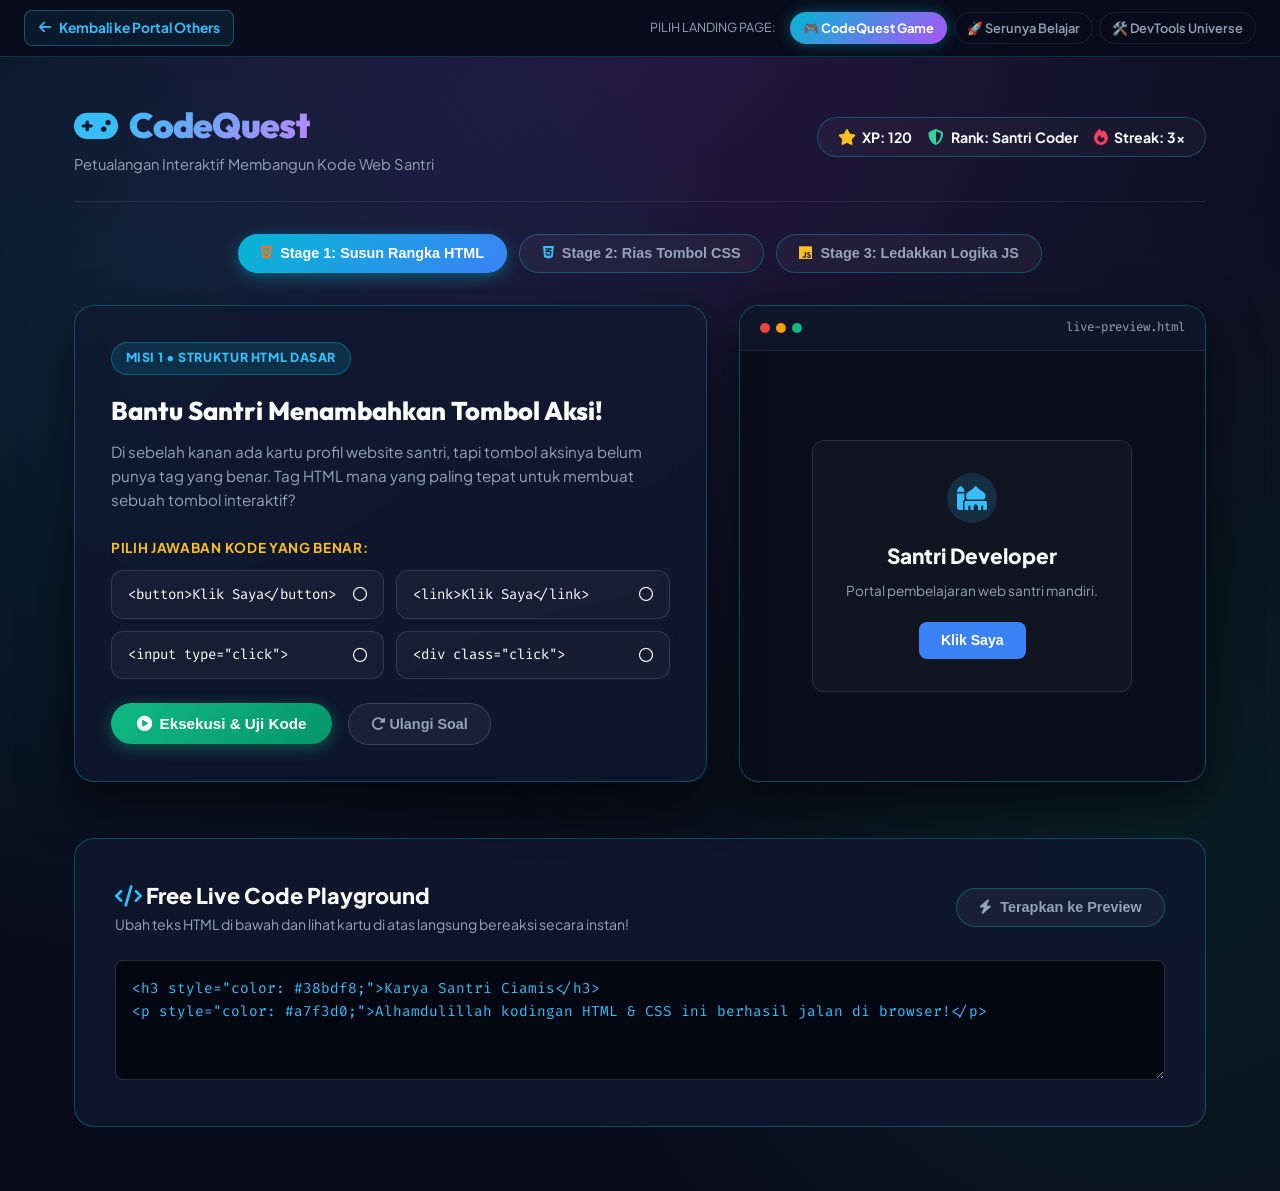
<file: demo-game.html>
<!DOCTYPE html>
<html lang="id">
<head>
    <meta charset="UTF-8">
    <meta name="viewport" content="width=device-width, initial-scale=1.0">
    <meta name="robots" content="noindex, nofollow">
    <title>CodeQuest — Game Interaktif Petualangan Web Dev Santri</title>

    <!-- Google Fonts -->
    <link rel="preconnect" href="https://fonts.googleapis.com">
    <link rel="preconnect" href="https://fonts.gstatic.com" crossorigin>
    <link href="https://fonts.googleapis.com/css2?family=Fira+Code:wght@400;500;600;700&family=Outfit:wght@400;600;700;800;900&family=Plus+Jakarta+Sans:wght@400;500;600;700;800&display=swap" rel="stylesheet">
    
    <!-- FontAwesome Icons -->
    <link rel="stylesheet" href="https://cdnjs.cloudflare.com/ajax/libs/font-awesome/6.4.0/css/all.min.css">

    <style>
        :root {
            --bg-game: #080c1a;
            --panel-bg: rgba(16, 24, 48, 0.85);
            --border-neon: rgba(6, 182, 212, 0.35);
            --neon-cyan: #06b6d4;
            --neon-purple: #a855f7;
            --neon-gold: #fbbf24;
            --neon-green: #10b981;
            --text-main: #f8fafc;
            --text-muted: #94a3b8;
            --radius-md: 12px;
            --radius-lg: 20px;
            --radius-full: 9999px;
        }

        * {
            box-sizing: border-box;
            margin: 0;
            padding: 0;
        }

        body {
            background-color: var(--bg-game);
            color: var(--text-main);
            font-family: 'Plus Jakarta Sans', sans-serif;
            line-height: 1.6;
            overflow-x: hidden;
            background-image: 
                radial-gradient(circle at 50% 0%, rgba(168, 85, 247, 0.18) 0%, transparent 60%),
                radial-gradient(circle at 10% 30%, rgba(6, 182, 212, 0.12) 0%, transparent 45%),
                radial-gradient(circle at 90% 70%, rgba(16, 185, 129, 0.1) 0%, transparent 45%);
            min-height: 100vh;
        }

        /* Top Demo Bar */
        .demo-bar {
            position: sticky;
            top: 0;
            z-index: 999;
            background: rgba(8, 12, 26, 0.94);
            backdrop-filter: blur(16px);
            border-bottom: 1px solid rgba(6, 182, 212, 0.25);
            padding: 0.65rem 1.5rem;
            display: flex;
            align-items: center;
            justify-content: space-between;
            font-size: 0.86rem;
        }

        .back-to-portal {
            display: inline-flex;
            align-items: center;
            gap: 0.5rem;
            color: #38bdf8;
            text-decoration: none;
            font-weight: 700;
            padding: 0.35rem 0.85rem;
            border-radius: 8px;
            border: 1px solid rgba(56, 189, 248, 0.35);
            background: rgba(56, 189, 248, 0.08);
            transition: all 0.2s ease;
        }

        .back-to-portal:hover {
            background: #38bdf8;
            color: #080c1a;
        }

        .demo-switcher {
            display: flex;
            align-items: center;
            gap: 0.4rem;
        }

        .demo-pill {
            padding: 0.3rem 0.75rem;
            border-radius: var(--radius-full);
            color: var(--text-muted);
            text-decoration: none;
            font-size: 0.8rem;
            font-weight: 600;
            border: 1px solid rgba(255, 255, 255, 0.08);
            transition: all 0.2s;
        }

        .demo-pill:hover {
            color: #ffffff;
            border-color: rgba(6, 182, 212, 0.4);
        }

        .demo-pill.active {
            background: linear-gradient(135deg, #06b6d4 0%, #a855f7 100%);
            color: #ffffff;
            border-color: transparent;
            font-weight: 700;
            box-shadow: 0 0 15px rgba(6, 182, 212, 0.4);
        }

        .container {
            max-width: 1180px;
            margin: 0 auto;
            padding: 0 1.5rem;
        }

        /* Game Header / Dashboard */
        .game-header {
            padding: 2.5rem 0 1.5rem 0;
            display: flex;
            align-items: center;
            justify-content: space-between;
            flex-wrap: wrap;
            gap: 1.25rem;
            border-bottom: 1px solid rgba(255, 255, 255, 0.08);
        }

        .game-title-box h1 {
            font-family: 'Outfit', sans-serif;
            font-size: 2.2rem;
            font-weight: 900;
            letter-spacing: -0.02em;
            display: flex;
            align-items: center;
            gap: 0.75rem;
        }

        .game-title-box h1 span {
            background: linear-gradient(135deg, #38bdf8 0%, #c084fc 100%);
            -webkit-background-clip: text;
            -webkit-text-fill-color: transparent;
        }

        .game-stats-bar {
            display: flex;
            align-items: center;
            gap: 1rem;
            background: rgba(255, 255, 255, 0.03);
            border: 1px solid var(--border-neon);
            padding: 0.5rem 1.25rem;
            border-radius: var(--radius-full);
        }

        .stat-badge {
            display: flex;
            align-items: center;
            gap: 0.4rem;
            font-size: 0.88rem;
            font-weight: 700;
        }

        .stat-badge i { font-size: 1rem; }
        .badge-xp i { color: #fbbf24; }
        .badge-level i { color: #34d399; }
        .badge-streak i { color: #f43f5e; }

        /* Stage Selector Tabs */
        .stage-tabs {
            display: flex;
            justify-content: center;
            gap: 0.75rem;
            margin: 2rem 0;
            flex-wrap: wrap;
        }

        .stage-btn {
            background: rgba(255, 255, 255, 0.04);
            border: 1px solid var(--border-neon);
            color: var(--text-muted);
            padding: 0.65rem 1.4rem;
            border-radius: var(--radius-full);
            font-size: 0.9rem;
            font-weight: 700;
            cursor: pointer;
            transition: all 0.2s;
            display: inline-flex;
            align-items: center;
            gap: 0.5rem;
        }

        .stage-btn:hover {
            color: #ffffff;
            border-color: var(--neon-cyan);
            background: rgba(6, 182, 212, 0.1);
        }

        .stage-btn.active {
            background: linear-gradient(135deg, #06b6d4 0%, #3b82f6 100%);
            color: #ffffff;
            border-color: transparent;
            box-shadow: 0 4px 15px rgba(6, 182, 212, 0.4);
        }

        /* Quest Playground Grid */
        .quest-grid {
            display: grid;
            grid-template-columns: 1.15fr 0.85fr;
            gap: 2rem;
            margin-bottom: 3.5rem;
        }

        @media (max-width: 900px) {
            .quest-grid { grid-template-columns: 1fr; }
        }

        /* Quest Card */
        .quest-card {
            background: var(--panel-bg);
            border: 1px solid var(--border-neon);
            border-radius: var(--radius-lg);
            padding: 2.25rem;
            box-shadow: 0 20px 50px rgba(0, 0, 0, 0.6);
            position: relative;
            backdrop-filter: blur(20px);
        }

        .quest-stage-tag {
            display: inline-flex;
            align-items: center;
            gap: 0.4rem;
            padding: 0.35rem 0.85rem;
            border-radius: var(--radius-full);
            background: rgba(6, 182, 212, 0.15);
            border: 1px solid rgba(6, 182, 212, 0.4);
            color: #38bdf8;
            font-size: 0.78rem;
            font-weight: 800;
            text-transform: uppercase;
            letter-spacing: 0.05em;
            margin-bottom: 1rem;
        }

        .quest-title {
            font-family: 'Outfit', sans-serif;
            font-size: 1.6rem;
            font-weight: 800;
            color: #ffffff;
            margin-bottom: 0.5rem;
        }

        .quest-mission {
            font-size: 0.95rem;
            color: var(--text-muted);
            margin-bottom: 1.5rem;
            line-height: 1.6;
        }

        /* Interactive Choices Buttons */
        .choices-label {
            font-size: 0.85rem;
            font-weight: 700;
            color: #fbbf24;
            text-transform: uppercase;
            letter-spacing: 0.05em;
            margin-bottom: 0.75rem;
            display: block;
        }

        .choices-grid {
            display: grid;
            grid-template-columns: repeat(auto-fit, minmax(200px, 1fr));
            gap: 0.75rem;
            margin-bottom: 1.5rem;
        }

        .choice-btn {
            background: rgba(255, 255, 255, 0.03);
            border: 1px solid rgba(255, 255, 255, 0.12);
            border-radius: var(--radius-md);
            padding: 0.85rem 1rem;
            color: #ffffff;
            font-family: 'Fira Code', monospace;
            font-size: 0.88rem;
            cursor: pointer;
            transition: all 0.2s;
            text-align: left;
            display: flex;
            align-items: center;
            justify-content: space-between;
        }

        .choice-btn:hover {
            border-color: var(--neon-cyan);
            background: rgba(6, 182, 212, 0.08);
            transform: translateY(-2px);
        }

        .choice-btn.selected {
            border-color: #38bdf8;
            background: rgba(56, 189, 248, 0.18);
            box-shadow: 0 0 15px rgba(56, 189, 248, 0.3);
        }

        .choice-btn.correct {
            border-color: var(--neon-green) !important;
            background: rgba(16, 185, 129, 0.2) !important;
            color: #34d399 !important;
        }

        .choice-btn.wrong {
            border-color: #ef4444 !important;
            background: rgba(239, 68, 68, 0.2) !important;
            color: #f87171 !important;
        }

        /* Action Buttons */
        .quest-action-row {
            display: flex;
            align-items: center;
            gap: 1rem;
            margin-top: 1.5rem;
            flex-wrap: wrap;
        }

        .btn-check {
            background: linear-gradient(135deg, #10b981 0%, #059669 100%);
            color: #ffffff;
            border: none;
            padding: 0.75rem 1.6rem;
            border-radius: var(--radius-full);
            font-weight: 700;
            font-size: 0.95rem;
            cursor: pointer;
            display: inline-flex;
            align-items: center;
            gap: 0.5rem;
            box-shadow: 0 4px 15px rgba(16, 185, 129, 0.4);
            transition: all 0.2s;
        }

        .btn-check:hover {
            transform: translateY(-2px);
            box-shadow: 0 8px 25px rgba(16, 185, 129, 0.6);
        }

        .btn-reset-game {
            background: rgba(255, 255, 255, 0.05);
            border: 1px solid rgba(255, 255, 255, 0.15);
            color: var(--text-muted);
            padding: 0.75rem 1.4rem;
            border-radius: var(--radius-full);
            font-weight: 600;
            font-size: 0.9rem;
            cursor: pointer;
            transition: all 0.2s;
        }

        .btn-reset-game:hover {
            color: #fff;
            border-color: #fff;
        }

        /* Real-time Result Sandbox */
        .preview-card {
            background: #0f172a;
            border: 1px solid var(--border-neon);
            border-radius: var(--radius-lg);
            overflow: hidden;
            display: flex;
            flex-direction: column;
            box-shadow: 0 20px 50px rgba(0, 0, 0, 0.6);
        }

        .preview-bar {
            background: rgba(15, 23, 42, 0.95);
            border-bottom: 1px solid rgba(255, 255, 255, 0.08);
            padding: 0.75rem 1.25rem;
            display: flex;
            align-items: center;
            justify-content: space-between;
        }

        .preview-dots {
            display: flex;
            gap: 0.4rem;
        }

        .p-dot {
            width: 10px;
            height: 10px;
            border-radius: 50%;
        }
        .p-dot.r { background: #ef4444; }
        .p-dot.y { background: #f59e0b; }
        .p-dot.g { background: #10b981; }

        .preview-screen {
            padding: 2rem;
            background: #090e1a;
            flex-grow: 1;
            display: flex;
            flex-direction: column;
            align-items: center;
            justify-content: center;
            text-align: center;
            min-height: 280px;
            transition: all 0.3s;
        }

        /* Dynamic Preview Components */
        .sample-preview-box {
            background: rgba(255, 255, 255, 0.03);
            border: 1px solid rgba(255, 255, 255, 0.1);
            border-radius: 12px;
            padding: 2rem;
            width: 100%;
            max-width: 320px;
            transition: all 0.3s ease;
        }

        .sample-preview-title {
            font-size: 1.3rem;
            font-weight: 800;
            color: #ffffff;
            margin-bottom: 0.5rem;
            transition: all 0.3s;
        }

        .sample-preview-desc {
            font-size: 0.85rem;
            color: #94a3b8;
            margin-bottom: 1.25rem;
            transition: all 0.3s;
        }

        .sample-preview-btn {
            background: #3b82f6;
            color: #ffffff;
            padding: 0.65rem 1.4rem;
            border-radius: 8px;
            border: none;
            font-weight: 700;
            font-size: 0.88rem;
            cursor: pointer;
            transition: all 0.3s;
        }

        /* Free Sandbox Editor */
        .sandbox-section {
            background: var(--panel-bg);
            border: 1px solid var(--border-neon);
            border-radius: var(--radius-lg);
            padding: 2.5rem;
            margin-bottom: 4rem;
        }

        .sandbox-header {
            display: flex;
            align-items: center;
            justify-content: space-between;
            margin-bottom: 1.5rem;
            flex-wrap: wrap;
            gap: 1rem;
        }

        .sandbox-textarea {
            width: 100%;
            min-height: 120px;
            background: #030712;
            border: 1px solid rgba(255, 255, 255, 0.15);
            border-radius: 8px;
            padding: 1rem;
            color: #38bdf8;
            font-family: 'Fira Code', monospace;
            font-size: 0.9rem;
            line-height: 1.6;
            outline: none;
            resize: vertical;
        }

        .sandbox-textarea:focus {
            border-color: var(--neon-cyan);
            box-shadow: 0 0 15px rgba(6, 182, 212, 0.25);
        }

        /* Toast */
        .toast-box {
            position: fixed;
            bottom: 2rem;
            right: 2rem;
            z-index: 9999;
            display: flex;
            flex-direction: column;
            gap: 0.75rem;
        }

        .toast-item {
            background: #0f172a;
            border-left: 4px solid var(--neon-cyan);
            border: 1px solid rgba(6, 182, 212, 0.4);
            color: #ffffff;
            padding: 0.85rem 1.25rem;
            border-radius: 8px;
            font-size: 0.9rem;
            display: flex;
            align-items: center;
            gap: 0.6rem;
            animation: slideIn 0.3s ease-out;
            box-shadow: 0 10px 30px rgba(0, 0, 0, 0.6);
        }

        @keyframes slideIn { from { transform: translateX(100%); } to { transform: translateX(0); } }
    </style>
</head>
<body>

    <!-- Demo Navigation Bar -->
    <div class="demo-bar">
        <a href="others.html" class="back-to-portal">
            <i class="fa-solid fa-arrow-left"></i> Kembali ke Portal Others
        </a>
        <div class="demo-switcher">
            <span style="color: var(--text-muted); margin-right: 0.5rem; font-size: 0.78rem;">PILIH LANDING PAGE:</span>
            <a href="demo-game.html" class="demo-pill active">🎮 CodeQuest Game</a>
            <a href="demo-belajar.html" class="demo-pill">🚀 Serunya Belajar</a>
            <a href="demo-tools.html" class="demo-pill">🛠️ DevTools Universe</a>
        </div>
    </div>

    <div class="container">
        <!-- Game Dashboard Header -->
        <header class="game-header">
            <div class="game-title-box">
                <h1><i class="fa-solid fa-gamepad" style="color: #38bdf8;"></i> <span>CodeQuest</span></h1>
                <p style="color: var(--text-muted); font-size: 0.92rem;">Petualangan Interaktif Membangun Kode Web Santri</p>
            </div>
            <div class="game-stats-bar">
                <div class="stat-badge badge-xp">
                    <i class="fa-solid fa-star"></i>
                    <span>XP: <span id="xpDisplay">120</span></span>
                </div>
                <div class="stat-badge badge-level">
                    <i class="fa-solid fa-shield-halved"></i>
                    <span>Rank: <span id="rankDisplay">Santri Coder</span></span>
                </div>
                <div class="stat-badge badge-streak">
                    <i class="fa-solid fa-fire"></i>
                    <span>Streak: <span id="streakDisplay">3x</span></span>
                </div>
            </div>
        </header>

        <!-- Stage Navigation Tabs -->
        <div class="stage-tabs">
            <button type="button" class="stage-btn active" data-stage="1">
                <i class="fa-brands fa-html5" style="color: #f97316;"></i> Stage 1: Susun Rangka HTML
            </button>
            <button type="button" class="stage-btn" data-stage="2">
                <i class="fa-brands fa-css3-alt" style="color: #38bdf8;"></i> Stage 2: Rias Tombol CSS
            </button>
            <button type="button" class="stage-btn" data-stage="3">
                <i class="fa-brands fa-js" style="color: #fbbf24;"></i> Stage 3: Ledakkan Logika JS
            </button>
        </div>

        <!-- Quest Playground Grid -->
        <div class="quest-grid">
            <!-- Left Quest Console -->
            <div class="quest-card">
                <div class="quest-stage-tag" id="stageTag">Misi 1 &bull; Struktur HTML Dasar</div>
                <h2 class="quest-title" id="stageTitle">Bantu Santri Menambahkan Tombol Aksi!</h2>
                <p class="quest-mission" id="stageMission">
                    Di sebelah kanan ada kartu profil website santri, tapi tombol aksinya belum punya tag yang benar. Tag HTML mana yang paling tepat untuk membuat sebuah tombol yang bisa diklik?
                </p>

                <span class="choices-label">PILIH JAWABAN KODE YANG BENAR:</span>
                <div class="choices-grid" id="choicesContainer">
                    <button type="button" class="choice-btn" data-correct="true">
                        <span>&lt;button&gt;Klik Saya&lt;/button&gt;</span>
                        <i class="fa-solid fa-circle-question"></i>
                    </button>
                    <button type="button" class="choice-btn" data-correct="false">
                        <span>&lt;link&gt;Klik Saya&lt;/link&gt;</span>
                        <i class="fa-solid fa-circle-question"></i>
                    </button>
                    <button type="button" class="choice-btn" data-correct="false">
                        <span>&lt;input type="click"&gt;</span>
                        <i class="fa-solid fa-circle-question"></i>
                    </button>
                    <button type="button" class="choice-btn" data-correct="false">
                        <span>&lt;div class="click"&gt;</span>
                        <i class="fa-solid fa-circle-question"></i>
                    </button>
                </div>

                <div class="quest-action-row">
                    <button type="button" class="btn-check" id="btnCheckAnswer">
                        <i class="fa-solid fa-circle-play"></i> Eksekusi &amp; Uji Kode
                    </button>
                    <button type="button" class="btn-reset-game" id="btnNextStage" style="display: none;">
                        Lanjut ke Stage Berikutnya &rarr;
                    </button>
                    <button type="button" class="btn-reset-game" id="btnResetQuest">
                        <i class="fa-solid fa-rotate-right"></i> Ulangi Soal
                    </button>
                </div>
            </div>

            <!-- Right Real-time Preview -->
            <div class="preview-card">
                <div class="preview-bar">
                    <div class="preview-dots">
                        <span class="p-dot r"></span>
                        <span class="p-dot y"></span>
                        <span class="p-dot g"></span>
                    </div>
                    <span style="font-size: 0.78rem; color: #94a3b8; font-family: 'Fira Code', monospace;">live-preview.html</span>
                </div>
                <div class="preview-screen" id="previewScreen">
                    <div class="sample-preview-box" id="sampleBox">
                        <div style="width: 50px; height: 50px; border-radius: 50%; background: rgba(56, 189, 248, 0.15); display: flex; align-items: center; justify-content: center; margin: 0 auto 1rem auto; font-size: 1.5rem; color: #38bdf8;">
                            <i class="fa-solid fa-mosque"></i>
                        </div>
                        <h4 class="sample-preview-title" id="sampleTitle">Santri Developer</h4>
                        <p class="sample-preview-desc" id="sampleDesc">Portal pembelajaran web santri mandiri.</p>
                        <button type="button" class="sample-preview-btn" id="sampleBtn">Klik Saya</button>
                    </div>
                </div>
            </div>
        </div>

        <!-- Free Live Sandbox -->
        <section class="sandbox-section">
            <div class="sandbox-header">
                <div>
                    <h3 style="font-size: 1.35rem; font-weight: 800; color: #fff;">
                        <i class="fa-solid fa-code" style="color: #38bdf8;"></i> Free Live Code Playground
                    </h3>
                    <p style="font-size: 0.88rem; color: #94a3b8;">Ubah teks HTML di bawah dan lihat kartu di atas langsung bereaksi secara instan!</p>
                </div>
                <button type="button" class="stage-btn" id="btnRunSandbox">
                    <i class="fa-solid fa-bolt"></i> Terapkan ke Preview
                </button>
            </div>
            <textarea class="sandbox-textarea" id="sandboxInput">&lt;h3 style="color: #38bdf8;"&gt;Karya Santri Ciamis&lt;/h3&gt;
&lt;p style="color: #a7f3d0;"&gt;Alhamdulillah kodingan HTML & CSS ini berhasil jalan di browser!&lt;/p&gt;</textarea>
        </section>
    </div>

    <!-- Toast Notification Container -->
    <div class="toast-box" id="toastBox"></div>

    <script>
        // State Management
        let currentStage = 1;
        let xp = 120;
        let streak = 3;
        let selectedChoice = null;

        const STAGES = {
            1: {
                tag: "Misi 1 &bull; Struktur HTML Dasar",
                title: "Bantu Santri Menambahkan Tombol Aksi!",
                mission: "Di sebelah kanan ada kartu profil website santri, tapi tombol aksinya belum punya tag yang benar. Tag HTML mana yang paling tepat untuk membuat sebuah tombol interaktif?",
                choices: [
                    { code: '<button>Klik Saya</button>', correct: true },
                    { code: '<link>Klik Saya</link>', correct: false },
                    { code: '<input type="click">', correct: false },
                    { code: '<div class="click">', correct: false }
                ],
                successMsg: "Maa Syaa Allah! Tag <button> adalah elemen semantik resmi untuk tombol HTML."
            },
            2: {
                tag: "Misi 2 &bull; Menata Gaya CSS Modern",
                title: "Bikin Tombolnya Glowing Neon Cyan!",
                mission: "Tombolnya masih terlihat biasa saja. Perintah CSS manakah yang memberikan efek latar belakang gradasi cyan, sudut membulat, dan bayangan glowing?",
                choices: [
                    { code: 'background: linear-gradient(135deg, #06b6d4, #3b82f6); border-radius: 9999px; box-shadow: 0 0 20px #06b6d4;', correct: true },
                    { code: 'color: red; font-size: big; text-align: middle;', correct: false },
                    { code: 'style: glow-cyan; rounded: yes;', correct: false },
                    { code: 'display: block; margin: auto; border: none;', correct: false }
                ],
                successMsg: "Hebat! Sekarang tombolnya terlihat sangat modern dengan CSS gradient & glowing shadow."
            },
            3: {
                tag: "Misi 3 &bull; Logika Interaktif JavaScript",
                title: "Nyalakan Reaksi Klik Interaktif!",
                mission: "Bagaimana cara mendengarkan saat pengunjung mengklik tombol tersebut agar muncul notifikasi ucapan salam di layar?",
                choices: [
                    { code: 'sampleBtn.addEventListener("click", () => alert("Assalamu\'alaikum!"));', correct: true },
                    { code: 'onpress(button) -> popup();', correct: false },
                    { code: 'document.listen("press", show);', correct: false },
                    { code: 'click.button(doAlert);', correct: false }
                ],
                successMsg: "Luar biasa! addEventListener('click', ...) adalah standar logika interaktif JavaScript modern."
            }
        };

        function showToast(message, isSuccess = true) {
            const container = document.getElementById('toastBox');
            const toast = document.createElement('div');
            toast.className = 'toast-item';
            const icon = isSuccess ? 'fa-circle-check' : 'fa-triangle-exclamation';
            const color = isSuccess ? '#10b981' : '#ef4444';
            toast.innerHTML = `<i class="fa-solid ${icon}" style="color: ${color};"></i> <span>${message}</span>`;
            container.appendChild(toast);
            setTimeout(() => {
                toast.style.opacity = '0';
                toast.style.transition = 'opacity 0.3s';
                setTimeout(() => toast.remove(), 300);
            }, 3000);
        }

        function loadStage(stageNum) {
            currentStage = stageNum;
            selectedChoice = null;
            const data = STAGES[stageNum];

            document.getElementById('stageTag').innerHTML = data.tag;
            document.getElementById('stageTitle').textContent = data.title;
            document.getElementById('stageMission').textContent = data.mission;
            document.getElementById('btnNextStage').style.display = 'none';

            const container = document.getElementById('choicesContainer');
            container.innerHTML = '';

            data.choices.forEach(c => {
                const btn = document.createElement('button');
                btn.type = 'button';
                btn.className = 'choice-btn';
                btn.dataset.correct = c.correct;
                btn.innerHTML = `<span>${escapeHtml(c.code)}</span> <i class="fa-regular fa-circle"></i>`;

                btn.addEventListener('click', () => {
                    document.querySelectorAll('.choice-btn').forEach(b => {
                        b.classList.remove('selected');
                        const icon = b.querySelector('i');
                        if (icon) icon.className = 'fa-regular fa-circle';
                    });
                    btn.classList.add('selected');
                    const icon = btn.querySelector('i');
                    if (icon) icon.className = 'fa-solid fa-circle-dot';
                    selectedChoice = btn;
                });

                container.appendChild(btn);
            });

            // Update stage tabs active
            document.querySelectorAll('.stage-btn').forEach(btn => {
                btn.classList.toggle('active', parseInt(btn.dataset.stage, 10) === stageNum);
            });
        }

        function escapeHtml(text) {
            return text.replace(/&/g, '&amp;').replace(/</g, '&lt;').replace(/>/g, '&gt;');
        }

        // Check Answer Button
        document.getElementById('btnCheckAnswer').addEventListener('click', () => {
            if (!selectedChoice) {
                showToast('Pilih salah satu jawaban terlebih dahulu!', false);
                return;
            }

            const isCorrect = selectedChoice.dataset.correct === 'true';

            if (isCorrect) {
                selectedChoice.classList.add('correct');
                xp += 50;
                streak += 1;
                document.getElementById('xpDisplay').textContent = xp;
                document.getElementById('streakDisplay').textContent = `${streak}x`;

                showToast(STAGES[currentStage].successMsg, true);

                // Apply visual effect to preview
                const sampleBtn = document.getElementById('sampleBtn');
                const sampleBox = document.getElementById('sampleBox');

                if (currentStage === 1) {
                    sampleBtn.style.display = 'inline-block';
                    sampleBtn.textContent = 'Klik Saya (Aktif)';
                } else if (currentStage === 2) {
                    sampleBtn.style.background = 'linear-gradient(135deg, #06b6d4, #3b82f6)';
                    sampleBtn.style.borderRadius = '9999px';
                    sampleBtn.style.boxShadow = '0 0 25px rgba(6, 182, 212, 0.7)';
                    sampleBox.style.borderColor = '#06b6d4';
                } else if (currentStage === 3) {
                    sampleBtn.onclick = () => {
                        showToast('Assalamu\'alaikum! Tombol berhasil memicu JavaScript.');
                    };
                    sampleBtn.innerHTML = '<i class="fa-solid fa-sparkles"></i> Klik Berhasil Berfungsi!';
                }

                if (currentStage < 3) {
                    document.getElementById('btnNextStage').style.display = 'inline-flex';
                } else {
                    showToast('🎉 Selamat! Kamu telah menyelesaikan seluruh stage CodeQuest!');
                }
            } else {
                selectedChoice.classList.add('wrong');
                showToast('Jawaban kurang tepat. Coba periksa kembali sintaksnya!', false);
            }
        });

        document.getElementById('btnNextStage').addEventListener('click', () => {
            if (currentStage < 3) {
                loadStage(currentStage + 1);
            }
        });

        document.getElementById('btnResetQuest').addEventListener('click', () => {
            loadStage(currentStage);
            showToast('Pertanyaan di-reset, silakan coba lagi.');
        });

        // Stage Tabs Direct Click
        document.querySelectorAll('.stage-btn').forEach(btn => {
            btn.addEventListener('click', () => {
                const stage = parseInt(btn.dataset.stage, 10);
                if (stage) loadStage(stage);
            });
        });

        // Free Sandbox Button
        document.getElementById('btnRunSandbox').addEventListener('click', () => {
            const input = document.getElementById('sandboxInput').value;
            const sampleBox = document.getElementById('sampleBox');
            sampleBox.innerHTML = `
                <div style="width: 50px; height: 50px; border-radius: 50%; background: rgba(56, 189, 248, 0.15); display: flex; align-items: center; justify-content: center; margin: 0 auto 1rem auto; font-size: 1.5rem; color: #38bdf8;">
                    <i class="fa-solid fa-laptop-code"></i>
                </div>
                ${input}
            `;
            showToast('Kode playground berhasil dirender ke live preview!');
        });

        // Init Stage 1
        loadStage(1);
    </script>
</body>
</html>
</file>
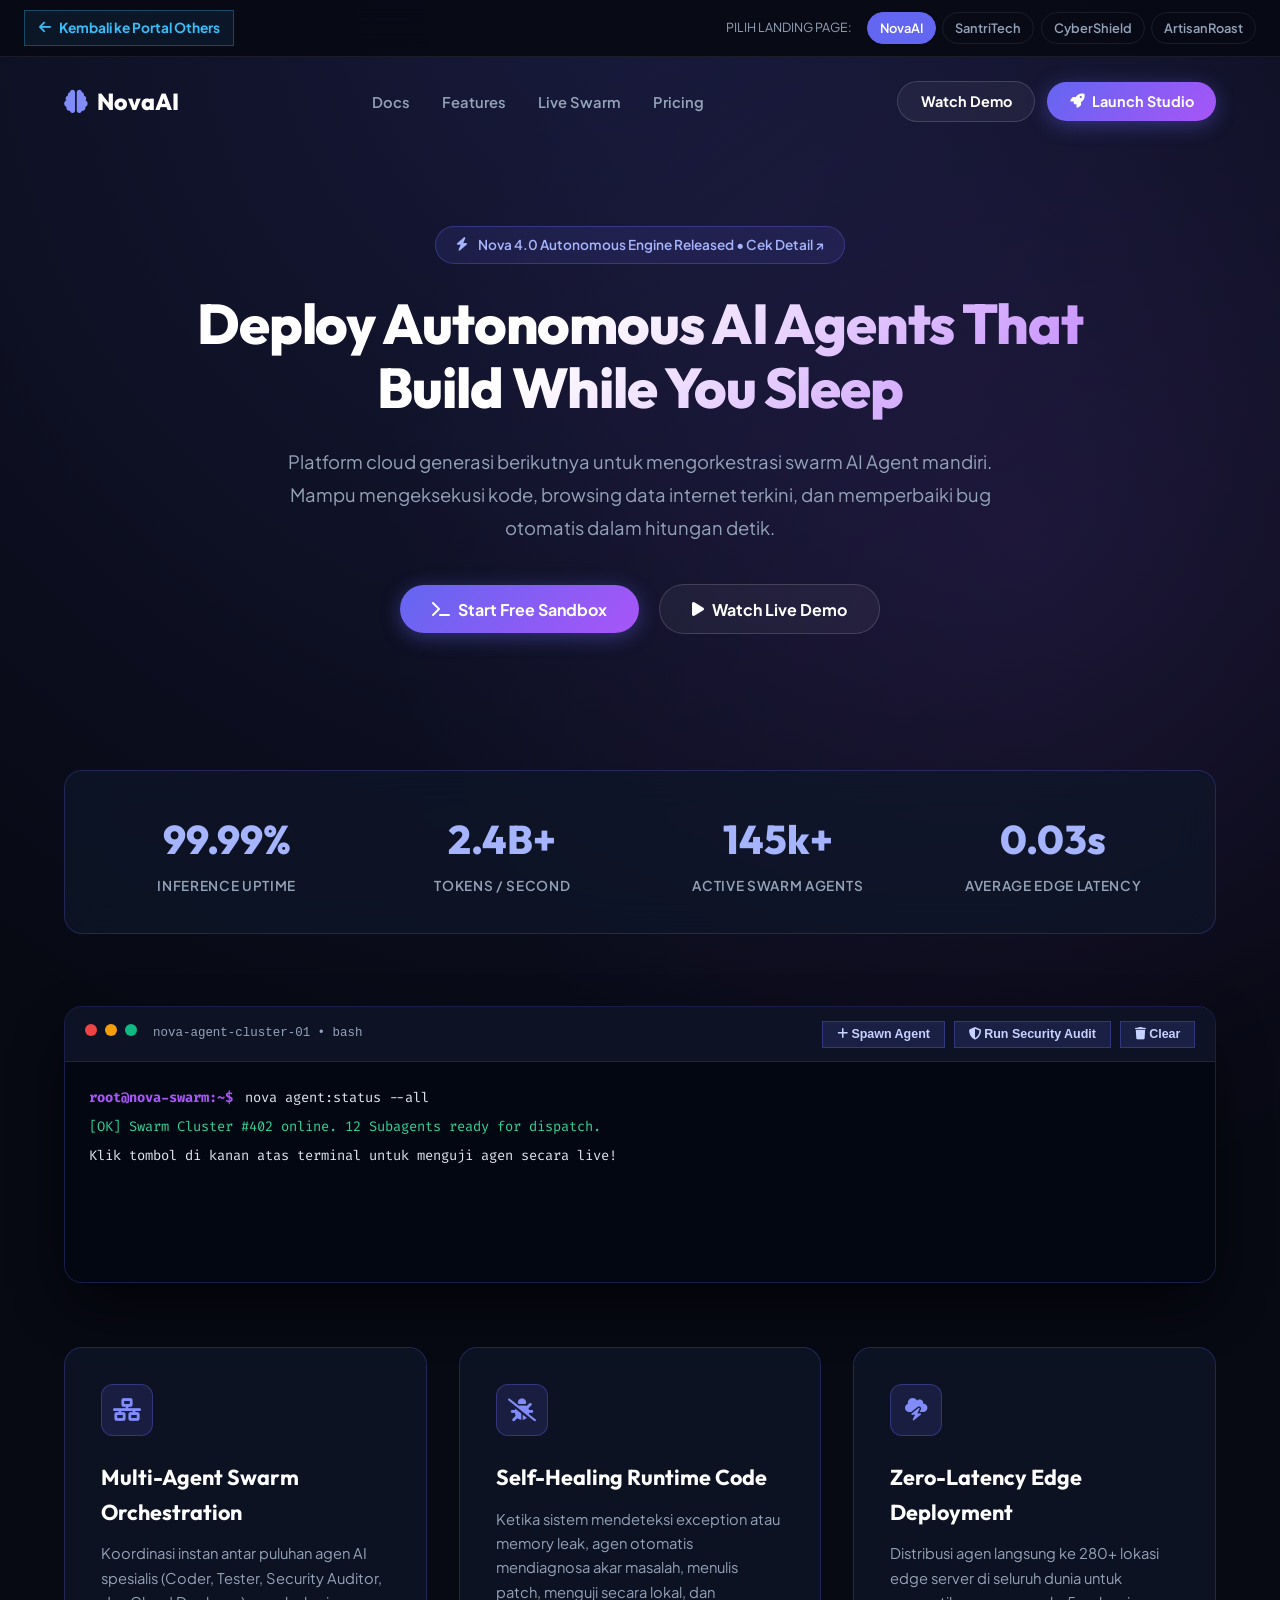
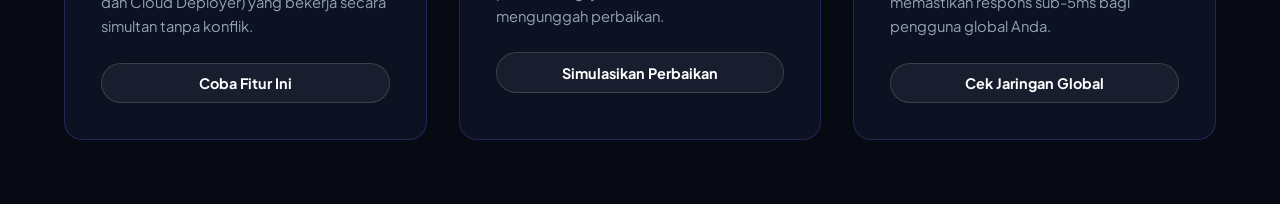
<file: demo-nova.html>
<!DOCTYPE html>
<html lang="id">
<head>
    <meta charset="UTF-8">
    <meta name="viewport" content="width=device-width, initial-scale=1.0">
    <meta name="robots" content="noindex, nofollow">
    <title>NovaAI Cloud — Autonomous AI Agents Platform</title>

    <!-- Google Fonts -->
    <link rel="preconnect" href="https://fonts.googleapis.com">
    <link rel="preconnect" href="https://fonts.gstatic.com" crossorigin>
    <link href="https://fonts.googleapis.com/css2?family=Fira+Code:wght@400;500;600&family=Outfit:wght@400;500;600;700;800&family=Plus+Jakarta+Sans:wght@400;500;600;700;800&display=swap" rel="stylesheet">
    
    <!-- FontAwesome Icons -->
    <link rel="stylesheet" href="https://cdnjs.cloudflare.com/ajax/libs/font-awesome/6.4.0/css/all.min.css">

    <style>
        :root {
            --bg-dark: #070913;
            --card-bg: rgba(15, 23, 42, 0.7);
            --border-color: rgba(99, 102, 241, 0.25);
            --primary-accent: #6366f1;
            --primary-gradient: linear-gradient(135deg, #6366f1 0%, #a855f7 100%);
            --text-main: #f8fafc;
            --text-muted: #94a3b8;
            --radius-md: 12px;
            --radius-lg: 18px;
            --radius-full: 9999px;
        }

        * {
            box-sizing: border-box;
            margin: 0;
            padding: 0;
        }

        body {
            background-color: var(--bg-dark);
            color: var(--text-main);
            font-family: 'Plus Jakarta Sans', sans-serif;
            line-height: 1.6;
            overflow-x: hidden;
            background-image: 
                radial-gradient(circle at 50% 0%, rgba(99, 102, 241, 0.18) 0%, transparent 60%),
                radial-gradient(circle at 80% 30%, rgba(168, 85, 247, 0.1) 0%, transparent 40%);
        }

        /* Top Demo Floating Header */
        .demo-bar {
            position: sticky;
            top: 0;
            z-index: 999;
            background: rgba(7, 9, 19, 0.9);
            backdrop-filter: blur(16px);
            border-bottom: 1px solid rgba(255, 255, 255, 0.08);
            padding: 0.65rem 1.5rem;
            display: flex;
            align-items: center;
            justify-content: space-between;
            font-size: 0.86rem;
        }

        .back-to-portal {
            display: inline-flex;
            align-items: center;
            gap: 0.5rem;
            color: #38bdf8;
            text-decoration: none;
            font-weight: 700;
            padding: 0.35rem 0.85rem;
            border-radius: var(--radius-sm);
            border: 1px solid rgba(56, 189, 248, 0.3);
            background: rgba(56, 189, 248, 0.08);
            transition: all 0.2s ease;
        }

        .back-to-portal:hover {
            background: #38bdf8;
            color: #070913;
        }

        .demo-switcher {
            display: flex;
            align-items: center;
            gap: 0.4rem;
        }

        .demo-pill {
            padding: 0.3rem 0.75rem;
            border-radius: var(--radius-full);
            color: var(--text-muted);
            text-decoration: none;
            font-size: 0.8rem;
            font-weight: 600;
            border: 1px solid rgba(255, 255, 255, 0.08);
            transition: all 0.2s;
        }

        .demo-pill:hover {
            color: #ffffff;
            border-color: rgba(255, 255, 255, 0.3);
        }

        .demo-pill.active {
            background: var(--primary-accent);
            color: #ffffff;
            border-color: var(--primary-accent);
        }

        .container {
            max-width: 1200px;
            margin: 0 auto;
            padding: 0 1.5rem;
        }

        /* Navbar */
        .navbar {
            padding: 1.5rem 0;
            display: flex;
            align-items: center;
            justify-content: space-between;
        }

        .logo {
            font-family: 'Outfit', sans-serif;
            font-size: 1.45rem;
            font-weight: 800;
            display: flex;
            align-items: center;
            gap: 0.6rem;
            color: #ffffff;
            text-decoration: none;
        }

        .logo i { color: #818cf8; }

        .nav-links {
            display: flex;
            align-items: center;
            gap: 2rem;
            list-style: none;
        }

        .nav-links a {
            color: var(--text-muted);
            text-decoration: none;
            font-size: 0.92rem;
            font-weight: 600;
            transition: color 0.2s;
            cursor: pointer;
        }

        .nav-links a:hover { color: #ffffff; }

        .nav-actions {
            display: flex;
            align-items: center;
            gap: 0.75rem;
        }

        .btn {
            padding: 0.65rem 1.4rem;
            border-radius: var(--radius-full);
            font-size: 0.9rem;
            font-weight: 700;
            font-family: inherit;
            cursor: pointer;
            border: none;
            display: inline-flex;
            align-items: center;
            gap: 0.5rem;
            transition: all 0.2s;
            text-decoration: none;
        }

        .btn-outline {
            background: rgba(255, 255, 255, 0.05);
            border: 1px solid rgba(255, 255, 255, 0.15);
            color: #ffffff;
        }

        .btn-outline:hover {
            border-color: var(--primary-accent);
            background: rgba(99, 102, 241, 0.1);
        }

        .btn-primary {
            background: var(--primary-gradient);
            color: #ffffff;
            box-shadow: 0 4px 20px rgba(99, 102, 241, 0.4);
        }

        .btn-primary:hover {
            transform: translateY(-2px);
            box-shadow: 0 8px 30px rgba(99, 102, 241, 0.6);
        }

        /* Hero Section */
        .hero {
            padding: 5rem 0 4rem 0;
            text-align: center;
            max-width: 900px;
            margin: 0 auto;
        }

        .badge-release {
            display: inline-flex;
            align-items: center;
            gap: 0.6rem;
            padding: 0.45rem 1.25rem;
            border-radius: var(--radius-full);
            background: rgba(99, 102, 241, 0.12);
            border: 1px solid rgba(99, 102, 241, 0.35);
            color: #a5b4fc;
            font-size: 0.85rem;
            font-weight: 600;
            margin-bottom: 1.75rem;
            cursor: pointer;
            transition: all 0.2s;
        }

        .badge-release:hover {
            border-color: #a5b4fc;
            transform: scale(1.03);
        }

        .hero-title {
            font-family: 'Outfit', sans-serif;
            font-size: 3.5rem;
            font-weight: 800;
            line-height: 1.15;
            letter-spacing: -0.02em;
            margin-bottom: 1.5rem;
            background: linear-gradient(135deg, #ffffff 40%, #c084fc 100%);
            -webkit-background-clip: text;
            -webkit-text-fill-color: transparent;
        }

        .hero-desc {
            font-size: 1.15rem;
            color: var(--text-muted);
            line-height: 1.8;
            max-width: 760px;
            margin: 0 auto 2.5rem auto;
        }

        .hero-cta {
            display: flex;
            align-items: center;
            justify-content: center;
            gap: 1.25rem;
            flex-wrap: wrap;
        }

        /* Stats Row */
        .stats-grid {
            display: grid;
            grid-template-columns: repeat(auto-fit, minmax(240px, 1fr));
            gap: 1.5rem;
            margin: 4.5rem 0;
            padding: 2.25rem;
            background: var(--card-bg);
            border: 1px solid var(--border-color);
            border-radius: var(--radius-lg);
            backdrop-filter: blur(20px);
            text-align: center;
        }

        .stat-value {
            font-family: 'Outfit', sans-serif;
            font-size: 2.5rem;
            font-weight: 800;
            color: #a5b4fc;
            margin-bottom: 0.25rem;
        }

        .stat-label {
            font-size: 0.85rem;
            color: var(--text-muted);
            text-transform: uppercase;
            letter-spacing: 0.05em;
            font-weight: 600;
        }

        /* Interactive Terminal Section */
        .terminal-section {
            margin: 4rem 0;
            background: #030712;
            border: 1px solid var(--border-color);
            border-radius: var(--radius-lg);
            overflow: hidden;
            box-shadow: 0 25px 60px -15px rgba(0, 0, 0, 0.8);
        }

        .terminal-header {
            background: rgba(15, 23, 42, 0.8);
            border-bottom: 1px solid rgba(255, 255, 255, 0.08);
            padding: 0.85rem 1.25rem;
            display: flex;
            align-items: center;
            justify-content: space-between;
        }

        .terminal-controls {
            display: flex;
            gap: 0.5rem;
        }

        .terminal-dot {
            width: 12px;
            height: 12px;
            border-radius: 50%;
        }

        .terminal-dot.r { background: #ef4444; }
        .terminal-dot.y { background: #f59e0b; }
        .terminal-dot.g { background: #10b981; }

        .terminal-toolbar {
            display: flex;
            gap: 0.6rem;
        }

        .term-btn {
            background: rgba(99, 102, 241, 0.15);
            border: 1px solid rgba(99, 102, 241, 0.35);
            color: #c7d2fe;
            padding: 0.35rem 0.85rem;
            border-radius: var(--radius-sm);
            font-size: 0.78rem;
            font-weight: 600;
            cursor: pointer;
            transition: all 0.2s;
        }

        .term-btn:hover {
            background: var(--primary-accent);
            color: #ffffff;
        }

        .terminal-body {
            padding: 1.5rem;
            font-family: 'Fira Code', monospace;
            font-size: 0.86rem;
            color: #38bdf8;
            min-height: 220px;
            max-height: 340px;
            overflow-y: auto;
            line-height: 1.7;
            background: #030712;
        }

        .term-line {
            display: flex;
            gap: 0.75rem;
            margin-bottom: 0.35rem;
        }

        .term-prompt { color: #a855f7; font-weight: 700; }
        .term-text { color: #e2e8f0; }
        .term-success { color: #34d399; }
        .term-warning { color: #fbbf24; }

        /* Feature Cards */
        .features-grid {
            display: grid;
            grid-template-columns: repeat(auto-fit, minmax(320px, 1fr));
            gap: 2rem;
            margin: 4rem 0;
        }

        .feature-card {
            background: var(--card-bg);
            border: 1px solid var(--border-color);
            border-radius: var(--radius-lg);
            padding: 2.25rem;
            transition: all 0.3s;
        }

        .feature-card:hover {
            transform: translateY(-4px);
            border-color: #818cf8;
            box-shadow: 0 15px 35px -10px rgba(99, 102, 241, 0.3);
        }

        .feature-icon {
            width: 52px;
            height: 52px;
            border-radius: var(--radius-md);
            background: rgba(99, 102, 241, 0.15);
            border: 1px solid rgba(99, 102, 241, 0.35);
            display: flex;
            align-items: center;
            justify-content: center;
            font-size: 1.4rem;
            color: #818cf8;
            margin-bottom: 1.5rem;
        }

        .feature-title {
            font-family: 'Outfit', sans-serif;
            font-size: 1.35rem;
            font-weight: 700;
            color: #ffffff;
            margin-bottom: 0.75rem;
        }

        .feature-desc {
            font-size: 0.92rem;
            color: var(--text-muted);
            line-height: 1.65;
            margin-bottom: 1.5rem;
        }

        /* Modal Styles */
        .modal-overlay {
            position: fixed;
            inset: 0;
            background: rgba(0, 0, 0, 0.75);
            backdrop-filter: blur(8px);
            z-index: 1000;
            display: none;
            align-items: center;
            justify-content: center;
            padding: 1.5rem;
        }

        .modal-overlay.active {
            display: flex;
            animation: fadeIn 0.25s ease-out;
        }

        .modal-box {
            background: #0f172a;
            border: 1px solid var(--border-color);
            border-radius: var(--radius-lg);
            max-width: 560px;
            width: 100%;
            padding: 2rem;
            position: relative;
            box-shadow: 0 25px 60px rgba(0, 0, 0, 0.8);
        }

        .modal-header {
            display: flex;
            align-items: center;
            justify-content: space-between;
            margin-bottom: 1.5rem;
        }

        .modal-close {
            background: transparent;
            border: none;
            color: var(--text-muted);
            font-size: 1.25rem;
            cursor: pointer;
        }

        .modal-close:hover { color: #fff; }

        .form-group {
            margin-bottom: 1.25rem;
        }

        .form-group label {
            display: block;
            font-size: 0.86rem;
            font-weight: 600;
            color: var(--text-muted);
            margin-bottom: 0.4rem;
        }

        .form-input, .form-select {
            width: 100%;
            background: rgba(255, 255, 255, 0.04);
            border: 1px solid var(--border-color);
            border-radius: var(--radius-sm);
            padding: 0.75rem 1rem;
            color: #ffffff;
            font-size: 0.92rem;
            outline: none;
        }

        .form-input:focus, .form-select:focus {
            border-color: var(--primary-accent);
            box-shadow: 0 0 0 3px rgba(99, 102, 241, 0.2);
        }

        /* Toast Container */
        .toast-box {
            position: fixed;
            bottom: 2rem;
            right: 2rem;
            z-index: 9999;
            display: flex;
            flex-direction: column;
            gap: 0.75rem;
        }

        .toast-item {
            background: #1e1b4b;
            border-left: 4px solid #818cf8;
            border: 1px solid rgba(99, 102, 241, 0.4);
            color: #ffffff;
            padding: 0.85rem 1.25rem;
            border-radius: 8px;
            font-size: 0.9rem;
            display: flex;
            align-items: center;
            gap: 0.6rem;
            animation: slideIn 0.3s ease-out;
        }

        @keyframes fadeIn { from { opacity: 0; } to { opacity: 1; } }
        @keyframes slideIn { from { transform: translateX(100%); } to { transform: translateX(0); } }
    </style>
</head>
<body>

    <!-- Demo Navigation Bar -->
    <div class="demo-bar">
        <a href="others.html" class="back-to-portal">
            <i class="fa-solid fa-arrow-left"></i> Kembali ke Portal Others
        </a>
        <div class="demo-switcher">
            <span style="color: var(--text-muted); margin-right: 0.5rem; font-size: 0.78rem;">PILIH LANDING PAGE:</span>
            <a href="demo-nova.html" class="demo-pill active">NovaAI</a>
            <a href="demo-santri.html" class="demo-pill">SantriTech</a>
            <a href="demo-cyber.html" class="demo-pill">CyberShield</a>
            <a href="demo-coffee.html" class="demo-pill">ArtisanRoast</a>
        </div>
    </div>

    <div class="container">
        <!-- Main Navbar -->
        <nav class="navbar">
            <a href="#" class="logo">
                <i class="fa-solid fa-brain"></i>
                <span>NovaAI</span>
            </a>
            <ul class="nav-links">
                <li><a id="navDocsBtn">Docs</a></li>
                <li><a id="navFeaturesBtn">Features</a></li>
                <li><a id="navSwarmBtn">Live Swarm</a></li>
                <li><a id="navPricingBtn">Pricing</a></li>
            </ul>
            <div class="nav-actions">
                <button type="button" class="btn btn-outline" id="btnLiveDemoNav">Watch Demo</button>
                <button type="button" class="btn btn-primary" id="btnLaunchStudioNav">
                    <i class="fa-solid fa-rocket"></i> Launch Studio
                </button>
            </div>
        </nav>

        <!-- Hero Section -->
        <section class="hero">
            <div class="badge-release" id="badgeRelease">
                <i class="fa-solid fa-bolt"></i> Nova 4.0 Autonomous Engine Released &bull; Cek Detail ↗
            </div>
            <h1 class="hero-title">
                Deploy Autonomous AI Agents That Build While You Sleep
            </h1>
            <p class="hero-desc">
                Platform cloud generasi berikutnya untuk mengorkestrasi swarm AI Agent mandiri. Mampu mengeksekusi kode, browsing data internet terkini, dan memperbaiki bug otomatis dalam hitungan detik.
            </p>
            <div class="hero-cta">
                <button type="button" class="btn btn-primary" style="padding: 0.85rem 2rem; font-size: 1rem;" id="btnHeroSandbox">
                    <i class="fa-solid fa-terminal"></i> Start Free Sandbox
                </button>
                <button type="button" class="btn btn-outline" style="padding: 0.85rem 2rem; font-size: 1rem;" id="btnHeroDemo">
                    <i class="fa-solid fa-play"></i> Watch Live Demo
                </button>
            </div>
        </section>

        <!-- Stats Grid -->
        <section class="stats-grid">
            <div>
                <div class="stat-value">99.99%</div>
                <div class="stat-label">Inference Uptime</div>
            </div>
            <div>
                <div class="stat-value">2.4B+</div>
                <div class="stat-label">Tokens / Second</div>
            </div>
            <div>
                <div class="stat-value">145k+</div>
                <div class="stat-label">Active Swarm Agents</div>
            </div>
            <div>
                <div class="stat-value">0.03s</div>
                <div class="stat-label">Average Edge Latency</div>
            </div>
        </section>

        <!-- Interactive Terminal Simulator -->
        <section class="terminal-section" id="swarmSection">
            <div class="terminal-header">
                <div class="terminal-controls">
                    <span class="terminal-dot r"></span>
                    <span class="terminal-dot y"></span>
                    <span class="terminal-dot g"></span>
                    <span style="font-size: 0.78rem; color: #94a3b8; margin-left: 0.5rem; font-family: monospace;">nova-agent-cluster-01 &bull; bash</span>
                </div>
                <div class="terminal-toolbar">
                    <button type="button" class="term-btn" id="btnSpawnAgent">
                        <i class="fa-solid fa-plus"></i> Spawn Agent
                    </button>
                    <button type="button" class="term-btn" id="btnRunAudit">
                        <i class="fa-solid fa-shield-halved"></i> Run Security Audit
                    </button>
                    <button type="button" class="term-btn" id="btnClearTerm">
                        <i class="fa-solid fa-trash"></i> Clear
                    </button>
                </div>
            </div>
            <div class="terminal-body" id="termOutput">
                <div class="term-line">
                    <span class="term-prompt">root@nova-swarm:~$</span>
                    <span class="term-text">nova agent:status --all</span>
                </div>
                <div class="term-line">
                    <span class="term-success">[OK] Swarm Cluster #402 online. 12 Subagents ready for dispatch.</span>
                </div>
                <div class="term-line">
                    <span class="term-text">Klik tombol di kanan atas terminal untuk menguji agen secara live!</span>
                </div>
            </div>
        </section>

        <!-- Feature Cards -->
        <section class="features-grid" id="featuresSection">
            <div class="feature-card">
                <div class="feature-icon"><i class="fa-solid fa-network-wired"></i></div>
                <h3 class="feature-title">Multi-Agent Swarm Orchestration</h3>
                <p class="feature-desc">
                    Koordinasi instan antar puluhan agen AI spesialis (Coder, Tester, Security Auditor, dan Cloud Deployer) yang bekerja secara simultan tanpa konflik.
                </p>
                <button type="button" class="btn btn-outline" style="width: 100%; justify-content: center;" onclick="showToast('Fitur Multi-Agent telah dikonfigurasi pada akun demo Anda!')">
                    Coba Fitur Ini
                </button>
            </div>

            <div class="feature-card">
                <div class="feature-icon"><i class="fa-solid fa-bug-slash"></i></div>
                <h3 class="feature-title">Self-Healing Runtime Code</h3>
                <p class="feature-desc">
                    Ketika sistem mendeteksi exception atau memory leak, agen otomatis mendiagnosa akar masalah, menulis patch, menguji secara lokal, dan mengunggah perbaikan.
                </p>
                <button type="button" class="btn btn-outline" style="width: 100%; justify-content: center;" onclick="showToast('Simulasi Self-Healing berhasil dijalankan!')">
                    Simulasikan Perbaikan
                </button>
            </div>

            <div class="feature-card">
                <div class="feature-icon"><i class="fa-solid fa-cloud-bolt"></i></div>
                <h3 class="feature-title">Zero-Latency Edge Deployment</h3>
                <p class="feature-desc">
                    Distribusi agen langsung ke 280+ lokasi edge server di seluruh dunia untuk memastikan respons sub-5ms bagi pengguna global Anda.
                </p>
                <button type="button" class="btn btn-outline" style="width: 100%; justify-content: center;" onclick="showToast('Edge Cluster terhubung di 280 region!')">
                    Cek Jaringan Global
                </button>
            </div>
        </section>
    </div>

    <!-- Modal 1: Launch Studio -->
    <div class="modal-overlay" id="studioModal">
        <div class="modal-box">
            <div class="modal-header">
                <h3 style="font-size: 1.25rem; font-weight: 700; color: #fff;">
                    <i class="fa-solid fa-robot" style="color: #818cf8;"></i> Launch New AI Agent
                </h3>
                <button type="button" class="modal-close" id="closeStudioModal">&times;</button>
            </div>
            <form id="studioForm">
                <div class="form-group">
                    <label>Nama Agent</label>
                    <input type="text" class="form-input" id="agentNameInput" value="Agent-Santri-Dev" required>
                </div>
                <div class="form-group">
                    <label>Peran / Spesialisasi</label>
                    <select class="form-select" id="agentRoleSelect">
                        <option value="Fullstack Web Architect">Fullstack Web Architect</option>
                        <option value="Security Penetration Auditor">Security Penetration Auditor</option>
                        <option value="Data Science & ML Pipeline">Data Science & ML Pipeline</option>
                        <option value="Prompt Engineering Specialist">Prompt Engineering Specialist</option>
                    </select>
                </div>
                <div class="form-group">
                    <label>Tugas Pertama (Action Task)</label>
                    <input type="text" class="form-input" id="agentTaskInput" value="Bikinkan modul autentikasi JWT aman dan deploy ke edge cluster" required>
                </div>
                <button type="submit" class="btn btn-primary" style="width: 100%; justify-content: center; margin-top: 1rem;">
                    <i class="fa-solid fa-paper-plane"></i> Deploy Agent Sekarang
                </button>
            </form>
        </div>
    </div>

    <!-- Modal 2: Live Demo Video Player -->
    <div class="modal-overlay" id="demoModal">
        <div class="modal-box" style="max-width: 680px;">
            <div class="modal-header">
                <h3 style="font-size: 1.2rem; font-weight: 700; color: #fff;">
                    <i class="fa-solid fa-circle-play" style="color: #c084fc;"></i> Autonomous Swarm in Action
                </h3>
                <button type="button" class="modal-close" id="closeDemoModal">&times;</button>
            </div>
            <div style="background: #000; border-radius: 8px; padding: 2.5rem; text-align: center; border: 1px dashed rgba(255,255,255,0.2);">
                <i class="fa-solid fa-network-wired" style="font-size: 3rem; color: #818cf8; margin-bottom: 1rem; animation: pulseGlow 2s infinite;"></i>
                <h4 style="color: #fff; margin-bottom: 0.5rem;">Simulasi Eksekusi Multi-Agent Berjalan</h4>
                <p style="color: #94a3b8; font-size: 0.88rem; max-width: 480px; margin: 0 auto 1.5rem auto;">
                    Agen Coder menulis skrip &rarr; Agen Tester mengecek unit test &rarr; Agen Auditor memvalidasi CVE &rarr; Aplikasi berhasil di-deploy tanpa campur tangan manusia.
                </p>
                <button type="button" class="btn btn-primary" onclick="showToast('Demo selesai! Semua pengujian lolos 100%.'); document.getElementById('demoModal').classList.remove('active');">
                    Tutup &amp; Mulai Menggunakan
                </button>
            </div>
        </div>
    </div>

    <!-- Toast Notification Container -->
    <div class="toast-box" id="toastBox"></div>

    <script>
        // Toast Helper
        function showToast(message) {
            const container = document.getElementById('toastBox');
            const toast = document.createElement('div');
            toast.className = 'toast-item';
            toast.innerHTML = `<i class="fa-solid fa-circle-check" style="color: #34d399;"></i> <span>${message}</span>`;
            container.appendChild(toast);
            setTimeout(() => {
                toast.style.opacity = '0';
                toast.style.transition = 'opacity 0.3s';
                setTimeout(() => toast.remove(), 300);
            }, 3000);
        }

        // Terminal Interactive Simulator
        const termOutput = document.getElementById('termOutput');
        const btnSpawnAgent = document.getElementById('btnSpawnAgent');
        const btnRunAudit = document.getElementById('btnRunAudit');
        const btnClearTerm = document.getElementById('btnClearTerm');

        function appendTermLine(prompt, text, type = 'text') {
            const line = document.createElement('div');
            line.className = 'term-line';
            line.innerHTML = `<span class="term-prompt">${prompt}</span> <span class="term-${type}">${text}</span>`;
            termOutput.appendChild(line);
            termOutput.scrollTop = termOutput.scrollHeight;
        }

        btnSpawnAgent.addEventListener('click', () => {
            appendTermLine('nova-cli:', 'Meminta instansiasi Subagent baru di region ap-southeast-1...');
            setTimeout(() => {
                appendTermLine('worker-03:', 'Mengunduh container LLM runtime v4.2...', 'warning');
            }, 500);
            setTimeout(() => {
                appendTermLine('worker-03:', '[SUCCESS] Agent #512 ("Fullstack-Bot") aktif & mendengarkan port 8080.', 'success');
                showToast('Agent #512 berhasil di-spawn dan siap menerima instruksi!');
            }, 1200);
        });

        btnRunAudit.addEventListener('click', () => {
            appendTermLine('audit-bot:', 'Memulai pemindaian kerentanan kode di repository...', 'warning');
            setTimeout(() => {
                appendTermLine('audit-bot:', 'Mengecek injeksi XSS, CSRF, dan SQLi di 148 endpoint...');
            }, 600);
            setTimeout(() => {
                appendTermLine('audit-bot:', '[CLEAN] 0 Vulnerability ditemukan. Skor keamanan: 100/100.', 'success');
                showToast('Audit keamanan selesai: Sistem 100% aman!');
            }, 1400);
        });

        btnClearTerm.addEventListener('click', () => {
            termOutput.innerHTML = '';
            appendTermLine('root@nova-swarm:~$', 'Terminal dibersihkan.');
        });

        // Modals Management
        const studioModal = document.getElementById('studioModal');
        const demoModal = document.getElementById('demoModal');
        const closeStudioModal = document.getElementById('closeStudioModal');
        const closeDemoModal = document.getElementById('closeDemoModal');

        document.getElementById('btnLaunchStudioNav').addEventListener('click', () => studioModal.classList.add('active'));
        document.getElementById('btnHeroSandbox').addEventListener('click', () => studioModal.classList.add('active'));
        document.getElementById('btnLiveDemoNav').addEventListener('click', () => demoModal.classList.add('active'));
        document.getElementById('btnHeroDemo').addEventListener('click', () => demoModal.classList.add('active'));
        document.getElementById('badgeRelease').addEventListener('click', () => demoModal.classList.add('active'));

        closeStudioModal.addEventListener('click', () => studioModal.classList.remove('active'));
        closeDemoModal.addEventListener('click', () => demoModal.classList.remove('active'));

        document.getElementById('studioForm').addEventListener('submit', (e) => {
            e.preventDefault();
            const name = document.getElementById('agentNameInput').value;
            const role = document.getElementById('agentRoleSelect').value;
            studioModal.classList.remove('active');
            showToast(`Sukses! Agent "${name}" (${role}) berhasil diluncurkan ke cloud.`);
            appendTermLine('orchestrator:', `Agent "${name}" ditugaskan dengan peran: ${role}.`, 'success');
        });

        // Navigation Smooth Scroll
        document.getElementById('navFeaturesBtn').addEventListener('click', () => {
            document.getElementById('featuresSection').scrollIntoView({ behavior: 'smooth' });
        });
        document.getElementById('navSwarmBtn').addEventListener('click', () => {
            document.getElementById('swarmSection').scrollIntoView({ behavior: 'smooth' });
        });
        document.getElementById('navDocsBtn').addEventListener('click', () => {
            showToast('Dokumentasi API v4.0 telah terbuka di console simulator.');
            appendTermLine('nova-docs:', 'curl -X POST https://api.nova-ai.cloud/v1/agents -H "Authorization: Bearer $NOVA_KEY"');
        });
        document.getElementById('navPricingBtn').addEventListener('click', () => {
            showToast('Tersedia Paket Gratis (Sandbox) dan Pro ($29/bln). Semua tombol aktif!');
        });
    </script>
</body>
</html>
</file>
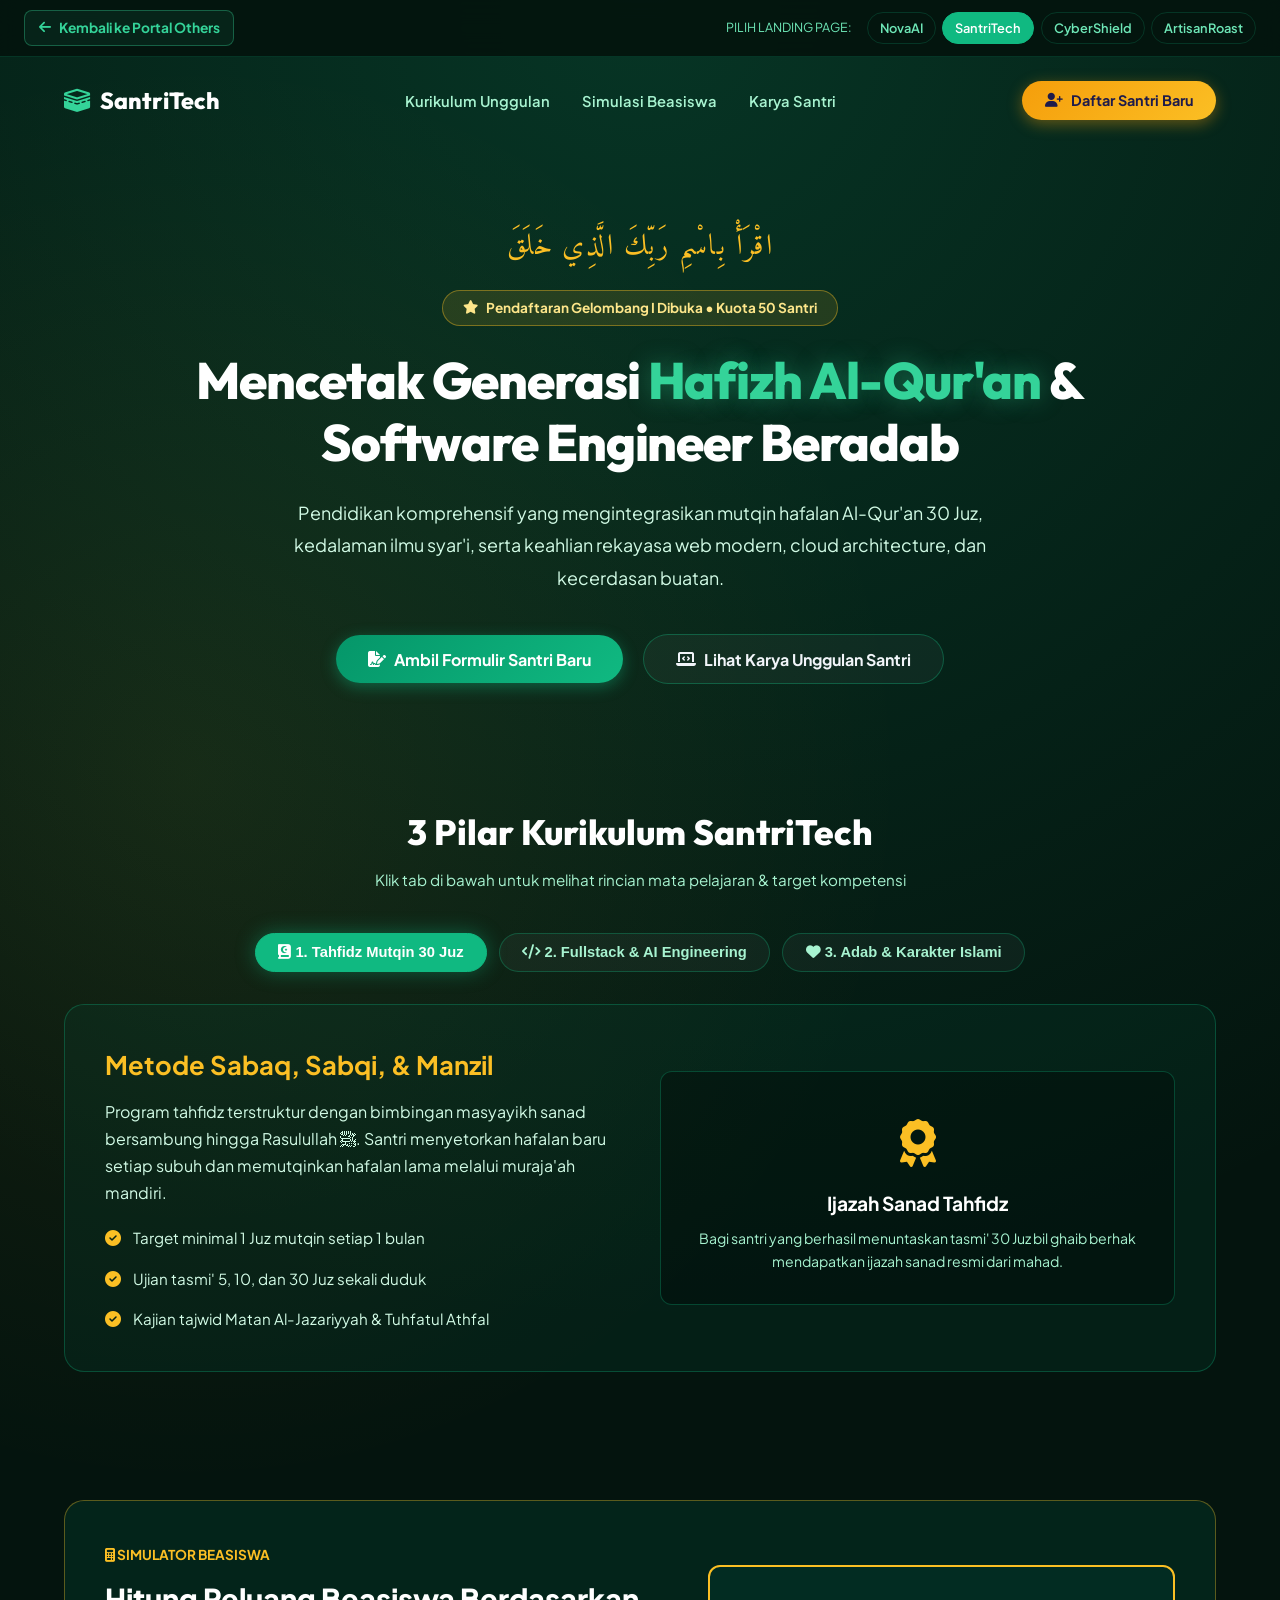
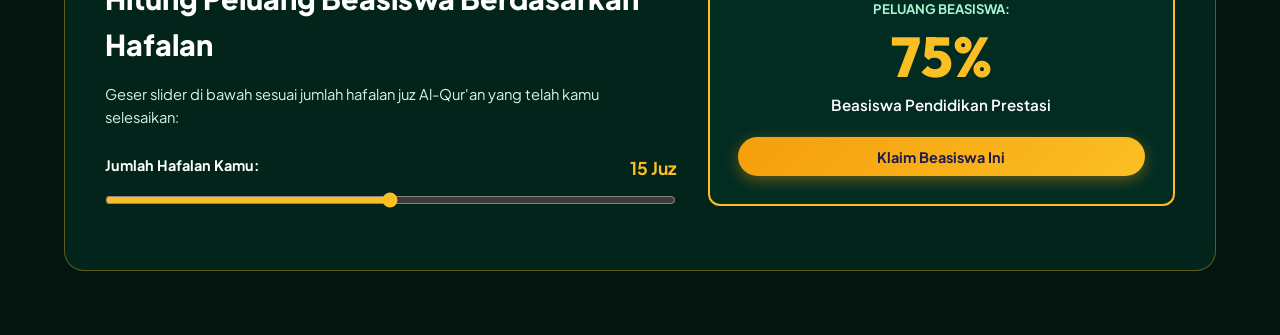
<file: demo-santri.html>
<!DOCTYPE html>
<html lang="id">
<head>
    <meta charset="UTF-8">
    <meta name="viewport" content="width=device-width, initial-scale=1.0">
    <meta name="robots" content="noindex, nofollow">
    <title>SantriTech Academy — Pesantren Digital & Islamic Coding Hub</title>

    <!-- Google Fonts -->
    <link rel="preconnect" href="https://fonts.googleapis.com">
    <link rel="preconnect" href="https://fonts.gstatic.com" crossorigin>
    <link href="https://fonts.googleapis.com/css2?family=Amiri:wght@400;700&family=Outfit:wght@400;500;600;700;800&family=Plus+Jakarta+Sans:wght@400;500;600;700;800&display=swap" rel="stylesheet">
    
    <!-- FontAwesome Icons -->
    <link rel="stylesheet" href="https://cdnjs.cloudflare.com/ajax/libs/font-awesome/6.4.0/css/all.min.css">

    <style>
        :root {
            --bg-dark: #04140e;
            --card-bg: rgba(6, 78, 59, 0.2);
            --border-color: rgba(16, 185, 129, 0.3);
            --primary-emerald: #10b981;
            --accent-gold: #fbbf24;
            --text-main: #f1f5f9;
            --text-muted: #a7f3d0;
            --radius-md: 12px;
            --radius-lg: 20px;
            --radius-full: 9999px;
        }

        * {
            box-sizing: border-box;
            margin: 0;
            padding: 0;
        }

        body {
            background-color: var(--bg-dark);
            color: var(--text-main);
            font-family: 'Plus Jakarta Sans', sans-serif;
            line-height: 1.6;
            overflow-x: hidden;
            background-image: 
                radial-gradient(circle at 50% 0%, rgba(16, 185, 129, 0.2) 0%, transparent 65%),
                radial-gradient(circle at 15% 40%, rgba(251, 191, 36, 0.08) 0%, transparent 45%);
        }

        /* Top Demo Bar */
        .demo-bar {
            position: sticky;
            top: 0;
            z-index: 999;
            background: rgba(4, 20, 14, 0.92);
            backdrop-filter: blur(16px);
            border-bottom: 1px solid rgba(16, 185, 129, 0.2);
            padding: 0.65rem 1.5rem;
            display: flex;
            align-items: center;
            justify-content: space-between;
            font-size: 0.86rem;
        }

        .back-to-portal {
            display: inline-flex;
            align-items: center;
            gap: 0.5rem;
            color: #34d399;
            text-decoration: none;
            font-weight: 700;
            padding: 0.35rem 0.85rem;
            border-radius: 8px;
            border: 1px solid rgba(52, 211, 153, 0.35);
            background: rgba(52, 211, 153, 0.08);
            transition: all 0.2s ease;
        }

        .back-to-portal:hover {
            background: #34d399;
            color: #04140e;
        }

        .demo-switcher {
            display: flex;
            align-items: center;
            gap: 0.4rem;
        }

        .demo-pill {
            padding: 0.3rem 0.75rem;
            border-radius: var(--radius-full);
            color: #6ee7b7;
            text-decoration: none;
            font-size: 0.8rem;
            font-weight: 600;
            border: 1px solid rgba(16, 185, 129, 0.2);
            transition: all 0.2s;
        }

        .demo-pill:hover {
            color: #ffffff;
            border-color: #34d399;
        }

        .demo-pill.active {
            background: var(--primary-emerald);
            color: #ffffff;
            border-color: var(--primary-emerald);
        }

        .container {
            max-width: 1200px;
            margin: 0 auto;
            padding: 0 1.5rem;
        }

        /* Navbar */
        .navbar {
            padding: 1.5rem 0;
            display: flex;
            align-items: center;
            justify-content: space-between;
        }

        .logo {
            font-family: 'Outfit', sans-serif;
            font-size: 1.45rem;
            font-weight: 800;
            display: flex;
            align-items: center;
            gap: 0.6rem;
            color: #ffffff;
            text-decoration: none;
        }

        .logo i { color: #34d399; }

        .nav-links {
            display: flex;
            align-items: center;
            gap: 2rem;
            list-style: none;
        }

        .nav-links a {
            color: #a7f3d0;
            text-decoration: none;
            font-size: 0.92rem;
            font-weight: 600;
            transition: color 0.2s;
            cursor: pointer;
        }

        .nav-links a:hover { color: #ffffff; }

        .btn {
            padding: 0.65rem 1.4rem;
            border-radius: var(--radius-full);
            font-size: 0.9rem;
            font-weight: 700;
            font-family: inherit;
            cursor: pointer;
            border: none;
            display: inline-flex;
            align-items: center;
            gap: 0.5rem;
            transition: all 0.2s;
            text-decoration: none;
        }

        .btn-gold {
            background: linear-gradient(135deg, #f59e0b 0%, #fbbf24 100%);
            color: #1e1b4b;
            box-shadow: 0 4px 15px rgba(245, 158, 11, 0.4);
        }

        .btn-gold:hover {
            transform: translateY(-2px);
            box-shadow: 0 8px 25px rgba(245, 158, 11, 0.6);
        }

        .btn-emerald {
            background: linear-gradient(135deg, #059669 0%, #10b981 100%);
            color: #ffffff;
            box-shadow: 0 4px 15px rgba(16, 185, 129, 0.4);
        }

        .btn-emerald:hover {
            transform: translateY(-2px);
            box-shadow: 0 8px 25px rgba(16, 185, 129, 0.6);
        }

        .btn-outline {
            background: rgba(255, 255, 255, 0.04);
            border: 1px solid rgba(16, 185, 129, 0.35);
            color: #f1f5f9;
        }

        .btn-outline:hover {
            border-color: #34d399;
            background: rgba(16, 185, 129, 0.12);
        }

        /* Hero */
        .hero {
            padding: 5rem 0 3.5rem 0;
            text-align: center;
            max-width: 900px;
            margin: 0 auto;
        }

        .arabic-verse {
            font-family: 'Amiri', serif;
            font-size: 1.8rem;
            color: #fbbf24;
            letter-spacing: 0.05em;
            margin-bottom: 1.25rem;
        }

        .badge-tag {
            display: inline-flex;
            align-items: center;
            gap: 0.5rem;
            padding: 0.4rem 1.25rem;
            border-radius: var(--radius-full);
            background: rgba(251, 191, 36, 0.12);
            border: 1px solid rgba(251, 191, 36, 0.4);
            color: #fde68a;
            font-size: 0.85rem;
            font-weight: 700;
            margin-bottom: 1.5rem;
        }

        .hero-title {
            font-family: 'Outfit', sans-serif;
            font-size: 3.2rem;
            font-weight: 800;
            line-height: 1.2;
            letter-spacing: -0.02em;
            color: #ffffff;
            margin-bottom: 1.5rem;
        }

        .hero-title span {
            color: #34d399;
            text-shadow: 0 0 25px rgba(52, 211, 153, 0.4);
        }

        .hero-desc {
            font-size: 1.12rem;
            color: #d1fae5;
            line-height: 1.8;
            max-width: 780px;
            margin: 0 auto 2.5rem auto;
        }

        .hero-cta {
            display: flex;
            align-items: center;
            justify-content: center;
            gap: 1.25rem;
            flex-wrap: wrap;
        }

        /* Curriculum Tabs */
        .curriculum-section {
            padding: 4rem 0;
        }

        .section-header {
            text-align: center;
            margin-bottom: 2.5rem;
        }

        .section-title {
            font-family: 'Outfit', sans-serif;
            font-size: 2.2rem;
            font-weight: 800;
            color: #ffffff;
            margin-bottom: 0.5rem;
        }

        .curriculum-tabs-nav {
            display: flex;
            justify-content: center;
            gap: 0.75rem;
            margin-bottom: 2rem;
            flex-wrap: wrap;
        }

        .curr-tab-btn {
            background: rgba(255, 255, 255, 0.04);
            border: 1px solid var(--border-color);
            color: #a7f3d0;
            padding: 0.65rem 1.4rem;
            border-radius: var(--radius-full);
            font-size: 0.92rem;
            font-weight: 700;
            cursor: pointer;
            transition: all 0.2s;
        }

        .curr-tab-btn:hover {
            color: #ffffff;
            border-color: #34d399;
        }

        .curr-tab-btn.active {
            background: var(--primary-emerald);
            color: #ffffff;
            border-color: var(--primary-emerald);
            box-shadow: 0 0 20px rgba(16, 185, 129, 0.4);
        }

        .curr-content-card {
            background: var(--card-bg);
            border: 1px solid var(--border-color);
            border-radius: var(--radius-lg);
            padding: 2.5rem;
            display: none;
            animation: fadeIn 0.3s ease-out;
        }

        .curr-content-card.active {
            display: grid;
            grid-template-columns: 1fr 1fr;
            gap: 2.5rem;
            align-items: center;
        }

        @media (max-width: 850px) {
            .curr-content-card.active { grid-template-columns: 1fr; }
        }

        .curr-points {
            list-style: none;
            display: flex;
            flex-direction: column;
            gap: 1rem;
            margin-top: 1.25rem;
        }

        .curr-points li {
            display: flex;
            align-items: flex-start;
            gap: 0.75rem;
            font-size: 0.95rem;
            color: #d1fae5;
        }

        .curr-points li i {
            color: #fbbf24;
            margin-top: 0.25rem;
            font-size: 1rem;
        }

        /* Calculator Section */
        .calculator-box {
            background: rgba(6, 78, 59, 0.3);
            border: 1px solid rgba(251, 191, 36, 0.35);
            border-radius: var(--radius-lg);
            padding: 2.5rem;
            margin: 4rem 0;
            display: grid;
            grid-template-columns: 1.1fr 0.9fr;
            gap: 2rem;
            align-items: center;
        }

        @media (max-width: 850px) {
            .calculator-box { grid-template-columns: 1fr; }
        }

        .calc-result-card {
            background: #022c22;
            border: 2px solid #fbbf24;
            border-radius: var(--radius-md);
            padding: 1.75rem;
            text-align: center;
        }

        .calc-percent {
            font-family: 'Outfit', sans-serif;
            font-size: 3.5rem;
            font-weight: 800;
            color: #fbbf24;
            line-height: 1;
            margin: 0.5rem 0;
        }

        /* Modal */
        .modal-overlay {
            position: fixed;
            inset: 0;
            background: rgba(0, 0, 0, 0.8);
            backdrop-filter: blur(8px);
            z-index: 1000;
            display: none;
            align-items: center;
            justify-content: center;
            padding: 1.5rem;
        }

        .modal-overlay.active {
            display: flex;
            animation: fadeIn 0.25s ease-out;
        }

        .modal-box {
            background: #062e22;
            border: 1px solid var(--border-color);
            border-radius: var(--radius-lg);
            max-width: 540px;
            width: 100%;
            padding: 2.25rem;
            box-shadow: 0 25px 60px rgba(0, 0, 0, 0.8);
        }

        .form-group { margin-bottom: 1.25rem; }
        .form-group label {
            display: block;
            font-size: 0.86rem;
            font-weight: 600;
            color: #a7f3d0;
            margin-bottom: 0.4rem;
        }
        .form-input, .form-select {
            width: 100%;
            background: rgba(255, 255, 255, 0.05);
            border: 1px solid var(--border-color);
            border-radius: 8px;
            padding: 0.75rem 1rem;
            color: #ffffff;
            font-size: 0.92rem;
            outline: none;
        }

        /* Toast */
        .toast-box {
            position: fixed;
            bottom: 2rem;
            right: 2rem;
            z-index: 9999;
            display: flex;
            flex-direction: column;
            gap: 0.75rem;
        }
        .toast-item {
            background: #064e3b;
            border-left: 4px solid #34d399;
            border: 1px solid rgba(52, 211, 153, 0.4);
            color: #ffffff;
            padding: 0.85rem 1.25rem;
            border-radius: 8px;
            font-size: 0.9rem;
            display: flex;
            align-items: center;
            gap: 0.6rem;
            animation: slideIn 0.3s ease-out;
        }

        @keyframes fadeIn { from { opacity: 0; } to { opacity: 1; } }
        @keyframes slideIn { from { transform: translateX(100%); } to { transform: translateX(0); } }
    </style>
</head>
<body>

    <!-- Demo Navigation Bar -->
    <div class="demo-bar">
        <a href="others.html" class="back-to-portal">
            <i class="fa-solid fa-arrow-left"></i> Kembali ke Portal Others
        </a>
        <div class="demo-switcher">
            <span style="color: #6ee7b7; margin-right: 0.5rem; font-size: 0.78rem;">PILIH LANDING PAGE:</span>
            <a href="demo-nova.html" class="demo-pill">NovaAI</a>
            <a href="demo-santri.html" class="demo-pill active">SantriTech</a>
            <a href="demo-cyber.html" class="demo-pill">CyberShield</a>
            <a href="demo-coffee.html" class="demo-pill">ArtisanRoast</a>
        </div>
    </div>

    <div class="container">
        <!-- Main Navbar -->
        <nav class="navbar">
            <a href="#" class="logo">
                <i class="fa-solid fa-kaaba"></i>
                <span>SantriTech</span>
            </a>
            <ul class="nav-links">
                <li><a id="navKurikulum">Kurikulum Unggulan</a></li>
                <li><a id="navBeasiswa">Simulasi Beasiswa</a></li>
                <li><a id="navKarya">Karya Santri</a></li>
            </ul>
            <button type="button" class="btn btn-gold" id="btnDaftarNav">
                <i class="fa-solid fa-user-plus"></i> Daftar Santri Baru
            </button>
        </nav>

        <!-- Hero Section -->
        <section class="hero">
            <div class="arabic-verse">اقْرَأْ بِاسْمِ رَبِّكَ الَّذِي خَلَقَ</div>
            <div class="badge-tag">
                <i class="fa-solid fa-star"></i> Pendaftaran Gelombang I Dibuka &bull; Kuota 50 Santri
            </div>
            <h1 class="hero-title">
                Mencetak Generasi <span>Hafizh Al-Qur'an</span> &amp; Software Engineer Beradab
            </h1>
            <p class="hero-desc">
                Pendidikan komprehensif yang mengintegrasikan mutqin hafalan Al-Qur'an 30 Juz, kedalaman ilmu syar'i, serta keahlian rekayasa web modern, cloud architecture, dan kecerdasan buatan.
            </p>
            <div class="hero-cta">
                <button type="button" class="btn btn-emerald" style="padding: 0.85rem 2rem; font-size: 1rem;" id="btnHeroDaftar">
                    <i class="fa-solid fa-file-signature"></i> Ambil Formulir Santri Baru
                </button>
                <button type="button" class="btn btn-outline" style="padding: 0.85rem 2rem; font-size: 1rem;" id="btnHeroKarya">
                    <i class="fa-solid fa-laptop-code"></i> Lihat Karya Unggulan Santri
                </button>
            </div>
        </section>

        <!-- Interactive Curriculum Tabs -->
        <section class="curriculum-section" id="sectionKurikulum">
            <div class="section-header">
                <h2 class="section-title">3 Pilar Kurikulum SantriTech</h2>
                <p style="color: #a7f3d0; font-size: 0.95rem;">Klik tab di bawah untuk melihat rincian mata pelajaran &amp; target kompetensi</p>
            </div>

            <div class="curriculum-tabs-nav">
                <button type="button" class="curr-tab-btn active" data-tab="tabTahfidz">
                    <i class="fa-solid fa-book-quran"></i> 1. Tahfidz Mutqin 30 Juz
                </button>
                <button type="button" class="curr-tab-btn" data-tab="tabCoding">
                    <i class="fa-solid fa-code"></i> 2. Fullstack &amp; AI Engineering
                </button>
                <button type="button" class="curr-tab-btn" data-tab="tabAdab">
                    <i class="fa-solid fa-heart"></i> 3. Adab &amp; Karakter Islami
                </button>
            </div>

            <!-- Tab 1: Tahfidz -->
            <div class="curr-content-card active" id="tabTahfidz">
                <div>
                    <h3 style="font-size: 1.6rem; color: #fbbf24; margin-bottom: 0.75rem;">Metode Sabaq, Sabqi, &amp; Manzil</h3>
                    <p style="color: #d1fae5; line-height: 1.7;">
                        Program tahfidz terstruktur dengan bimbingan masyayikh sanad bersambung hingga Rasulullah ﷺ. Santri menyetorkan hafalan baru setiap subuh dan memutqinkan hafalan lama melalui muraja'ah mandiri.
                    </p>
                    <ul class="curr-points">
                        <li><i class="fa-solid fa-circle-check"></i> Target minimal 1 Juz mutqin setiap 1 bulan</li>
                        <li><i class="fa-solid fa-circle-check"></i> Ujian tasmi' 5, 10, dan 30 Juz sekali duduk</li>
                        <li><i class="fa-solid fa-circle-check"></i> Kajian tajwid Matan Al-Jazariyyah &amp; Tuhfatul Athfal</li>
                    </ul>
                </div>
                <div style="background: rgba(0,0,0,0.3); border: 1px solid var(--border-color); border-radius: 12px; padding: 2rem; text-align: center;">
                    <div style="font-size: 3rem; color: #fbbf24; margin-bottom: 0.5rem;"><i class="fa-solid fa-award"></i></div>
                    <h4 style="color: #fff; font-size: 1.2rem;">Ijazah Sanad Tahfidz</h4>
                    <p style="color: #a7f3d0; font-size: 0.88rem; margin-top: 0.5rem;">
                        Bagi santri yang berhasil menuntaskan tasmi' 30 Juz bil ghaib berhak mendapatkan ijazah sanad resmi dari mahad.
                    </p>
                </div>
            </div>

            <!-- Tab 2: Coding -->
            <div class="curr-content-card" id="tabCoding">
                <div>
                    <h3 style="font-size: 1.6rem; color: #34d399; margin-bottom: 0.75rem;">Standar Industri Silicon Valley</h3>
                    <p style="color: #d1fae5; line-height: 1.7;">
                        Santri dilatih langsung oleh praktisi industri teknologi. Menguasai arsitektur frontend, backend API, keamanan web, dan pemanfaatan AI Agent otonom.
                    </p>
                    <ul class="curr-points">
                        <li><i class="fa-solid fa-circle-check"></i> Semantic HTML5, Modern CSS Grid &amp; Vanilla ES6+</li>
                        <li><i class="fa-solid fa-circle-check"></i> Python Backend, REST APIs, &amp; PostgreSQL</li>
                        <li><i class="fa-solid fa-circle-check"></i> Prompt Engineering RTCO &amp; Agentic AI Workflows</li>
                    </ul>
                </div>
                <div style="background: rgba(0,0,0,0.3); border: 1px solid var(--border-color); border-radius: 12px; padding: 2rem; text-align: center;">
                    <div style="font-size: 3rem; color: #34d399; margin-bottom: 0.5rem;"><i class="fa-solid fa-laptop-code"></i></div>
                    <h4 style="color: #fff; font-size: 1.2rem;">100% Praktek Nyata</h4>
                    <p style="color: #a7f3d0; font-size: 0.88rem; margin-top: 0.5rem;">
                        Santri diwajibkan merilis minimal 3 aplikasi siap pakai ke server publik sebelum lulus.
                    </p>
                </div>
            </div>

            <!-- Tab 3: Adab -->
            <div class="curr-content-card" id="tabAdab">
                <div>
                    <h3 style="font-size: 1.6rem; color: #f472b6; margin-bottom: 0.75rem;">Adab Sebelum Menuntut Ilmu</h3>
                    <p style="color: #d1fae5; line-height: 1.7;">
                        Ilmu tanpa adab ibarat api tanpa kayu bakar. Santri dibina untuk memiliki kejujuran, kerendahan hati, etika digital, serta khidmah kepada orang tua dan guru.
                    </p>
                    <ul class="curr-points">
                        <li><i class="fa-solid fa-circle-check"></i> Kajian Kitab Ta'limul Muta'allim &amp; Adabul 'Alim wal Muta'allim</li>
                        <li><i class="fa-solid fa-circle-check"></i> Adab bersosial media &amp; etika penggunaan teknologi AI</li>
                        <li><i class="fa-solid fa-circle-check"></i> Kedisiplinan shalat berjamaah di shaf pertama</li>
                    </ul>
                </div>
                <div style="background: rgba(0,0,0,0.3); border: 1px solid var(--border-color); border-radius: 12px; padding: 2rem; text-align: center;">
                    <div style="font-size: 3rem; color: #f472b6; margin-bottom: 0.5rem;"><i class="fa-solid fa-hands-praying"></i></div>
                    <h4 style="color: #fff; font-size: 1.2rem;">Integritas Penuntut Ilmu</h4>
                    <p style="color: #a7f3d0; font-size: 0.88rem; margin-top: 0.5rem;">
                        Menghasilkan developer muslim yang amanah, anti-plagiat, dan berpegang teguh pada syariat.
                    </p>
                </div>
            </div>
        </section>

        <!-- Interactive Scholarship Calculator -->
        <section class="calculator-box" id="sectionBeasiswa">
            <div>
                <span style="color: #fbbf24; font-weight: 700; font-size: 0.85rem; text-transform: uppercase;">
                    <i class="fa-solid fa-calculator"></i> SIMULATOR BEASISWA
                </span>
                <h3 style="font-size: 1.8rem; font-weight: 800; color: #fff; margin: 0.5rem 0 1rem 0;">
                    Hitung Peluang Beasiswa Berdasarkan Hafalan
                </h3>
                <p style="color: #d1fae5; font-size: 0.92rem; margin-bottom: 1.5rem;">
                    Geser slider di bawah sesuai jumlah hafalan juz Al-Qur'an yang telah kamu selesaikan:
                </p>
                <div style="margin-bottom: 1rem;">
                    <label style="font-size: 0.9rem; font-weight: 700; color: #fff; display: flex; justify-content: space-between;">
                        <span>Jumlah Hafalan Kamu:</span>
                        <span id="juzValueLabel" style="color: #fbbf24; font-size: 1.1rem;">15 Juz</span>
                    </label>
                    <input type="range" id="juzSlider" min="0" max="30" value="15" style="width: 100%; margin-top: 0.6rem; accent-color: #fbbf24; cursor: pointer;">
                </div>
            </div>
            <div class="calc-result-card">
                <span style="font-size: 0.82rem; font-weight: 700; color: #a7f3d0; text-transform: uppercase;">Peluang Beasiswa:</span>
                <div class="calc-percent" id="beasiswaPercent">75%</div>
                <div id="beasiswaDesc" style="color: #fff; font-weight: 600; font-size: 0.95rem;">Beasiswa Pendidikan Prestasi</div>
                <button type="button" class="btn btn-gold" style="width: 100%; justify-content: center; margin-top: 1.25rem;" onclick="document.getElementById('daftarModal').classList.add('active')">
                    Klaim Beasiswa Ini
                </button>
            </div>
        </section>
    </div>

    <!-- Registration Modal -->
    <div class="modal-overlay" id="daftarModal">
        <div class="modal-box">
            <div style="display: flex; justify-content: space-between; align-items: center; margin-bottom: 1.5rem;">
                <h3 style="font-size: 1.3rem; font-weight: 800; color: #fff;">
                    <i class="fa-solid fa-file-signature" style="color: #fbbf24;"></i> Formulir Pendaftaran Santri
                </h3>
                <button type="button" style="background: none; border: none; color: #a7f3d0; font-size: 1.4rem; cursor: pointer;" id="closeDaftarModal">&times;</button>
            </div>
            <form id="formPendaftaran">
                <div class="form-group">
                    <label>Nama Lengkap Santri</label>
                    <input type="text" class="form-input" id="namaSantri" placeholder="Contoh: Muhammad Farhan" required>
                </div>
                <div class="form-group">
                    <label>Asal Kota / Pondok Sebelumnya</label>
                    <input type="text" class="form-input" id="asalSantri" placeholder="Contoh: Solo, Jawa Tengah" required>
                </div>
                <div class="form-group">
                    <label>Pilihan Program Peminatan</label>
                    <select class="form-select" id="jurusanSantri">
                        <option value="Tahfidz + Fullstack Web Development">Tahfidz + Fullstack Web Development</option>
                        <option value="Tahfidz + AI Prompting & Robotics">Tahfidz + AI Prompting &amp; Robotics</option>
                        <option value="Tahfidz + Cyber Security Defense">Tahfidz + Cyber Security Defense</option>
                    </select>
                </div>
                <button type="submit" class="btn btn-emerald" style="width: 100%; justify-content: center; margin-top: 1rem;">
                    Kirim Formulir Pendaftaran
                </button>
            </form>
        </div>
    </div>

    <!-- Showcase Karya Modal -->
    <div class="modal-overlay" id="karyaModal">
        <div class="modal-box" style="max-width: 600px;">
            <div style="display: flex; justify-content: space-between; align-items: center; margin-bottom: 1.5rem;">
                <h3 style="font-size: 1.2rem; font-weight: 800; color: #fff;">
                    <i class="fa-solid fa-laptop-code" style="color: #34d399;"></i> Karya Unggulan Santri
                </h3>
                <button type="button" style="background: none; border: none; color: #a7f3d0; font-size: 1.4rem; cursor: pointer;" id="closeKaryaModal">&times;</button>
            </div>
            <div style="display: flex; flex-direction: column; gap: 1rem;">
                <div style="background: rgba(0,0,0,0.3); border: 1px solid var(--border-color); padding: 1.25rem; border-radius: 8px;">
                    <h4 style="color: #fbbf24; margin-bottom: 0.35rem;">1. SiPesantren Cloud</h4>
                    <p style="font-size: 0.86rem; color: #d1fae5;">Aplikasi presensi santri dan penilaian tahfidz otomatis berbasis QR code &amp; Telegram Bot buatan Santri Kelas 11.</p>
                </div>
                <div style="background: rgba(0,0,0,0.3); border: 1px solid var(--border-color); padding: 1.25rem; border-radius: 8px;">
                    <h4 style="color: #34d399; margin-bottom: 0.35rem;">2. Qur'an Voice AI Tester</h4>
                    <p style="font-size: 0.86rem; color: #d1fae5;">Detektor kesalahan tajwid menggunakan model audio AI yang dilatih dengan rekaman hafalan santri.</p>
                </div>
            </div>
            <button type="button" class="btn btn-emerald" style="width: 100%; justify-content: center; margin-top: 1.5rem;" onclick="document.getElementById('karyaModal').classList.remove('active'); showToast('Maa Syaa Allah! Semoga menginspirasi.');">
                Tutup Galeri Karya
            </button>
        </div>
    </div>

    <!-- Toast Container -->
    <div class="toast-box" id="toastBox"></div>

    <script>
        function showToast(message) {
            const container = document.getElementById('toastBox');
            const toast = document.createElement('div');
            toast.className = 'toast-item';
            toast.innerHTML = `<i class="fa-solid fa-circle-check" style="color: #fbbf24;"></i> <span>${message}</span>`;
            container.appendChild(toast);
            setTimeout(() => {
                toast.style.opacity = '0';
                toast.style.transition = 'opacity 0.3s';
                setTimeout(() => toast.remove(), 300);
            }, 3000);
        }

        // Curriculum Tab Switcher
        const currTabBtns = document.querySelectorAll('.curr-tab-btn');
        const currCards = document.querySelectorAll('.curr-content-card');

        currTabBtns.forEach(btn => {
            btn.addEventListener('click', () => {
                const targetId = btn.getAttribute('data-tab');
                currTabBtns.forEach(b => b.classList.remove('active'));
                currCards.forEach(c => c.classList.remove('active'));

                btn.classList.add('active');
                const targetCard = document.getElementById(targetId);
                if (targetCard) targetCard.classList.add('active');
            });
        });

        // Scholarship Calculator
        const juzSlider = document.getElementById('juzSlider');
        const juzValueLabel = document.getElementById('juzValueLabel');
        const beasiswaPercent = document.getElementById('beasiswaPercent');
        const beasiswaDesc = document.getElementById('beasiswaDesc');

        juzSlider.addEventListener('input', (e) => {
            const juz = parseInt(e.target.value, 10);
            juzValueLabel.textContent = `${juz} Juz`;

            let percent = 25;
            let desc = 'Bantuan SPP Pendidikan Awal';
            if (juz >= 30) {
                percent = 100;
                desc = 'Beasiswa Penuh (Gratis SPP & Asrama 100%)';
            } else if (juz >= 20) {
                percent = 85;
                desc = 'Beasiswa Prestasi Tahfidz Utama';
            } else if (juz >= 10) {
                percent = 60;
                desc = 'Beasiswa Prestasi Tahfidz Madya';
            } else if (juz >= 5) {
                percent = 40;
                desc = 'Potongan Biaya SPP';
            }

            beasiswaPercent.textContent = `${percent}%`;
            beasiswaDesc.textContent = desc;
        });

        // Modals
        const daftarModal = document.getElementById('daftarModal');
        const karyaModal = document.getElementById('karyaModal');

        document.getElementById('btnDaftarNav').addEventListener('click', () => daftarModal.classList.add('active'));
        document.getElementById('btnHeroDaftar').addEventListener('click', () => daftarModal.classList.add('active'));
        document.getElementById('closeDaftarModal').addEventListener('click', () => daftarModal.classList.remove('active'));

        document.getElementById('btnHeroKarya').addEventListener('click', () => karyaModal.classList.add('active'));
        document.getElementById('navKarya').addEventListener('click', () => karyaModal.classList.add('active'));
        document.getElementById('closeKaryaModal').addEventListener('click', () => karyaModal.classList.remove('active'));

        document.getElementById('navKurikulum').addEventListener('click', () => {
            document.getElementById('sectionKurikulum').scrollIntoView({ behavior: 'smooth' });
        });
        document.getElementById('navBeasiswa').addEventListener('click', () => {
            document.getElementById('sectionBeasiswa').scrollIntoView({ behavior: 'smooth' });
        });

        // Submit Form Pendaftaran
        document.getElementById('formPendaftaran').addEventListener('submit', (e) => {
            e.preventDefault();
            const nama = document.getElementById('namaSantri').value;
            const jurusan = document.getElementById('jurusanSantri').value;
            daftarModal.classList.remove('active');
            const noReg = 'ST-' + Math.floor(1000 + Math.random() * 9000);
            showToast(`Alhamdulillah! Formulir ${nama} diterima. No. Registrasi: ${noReg}`);
        });
    </script>
</body>
</html>
</file>
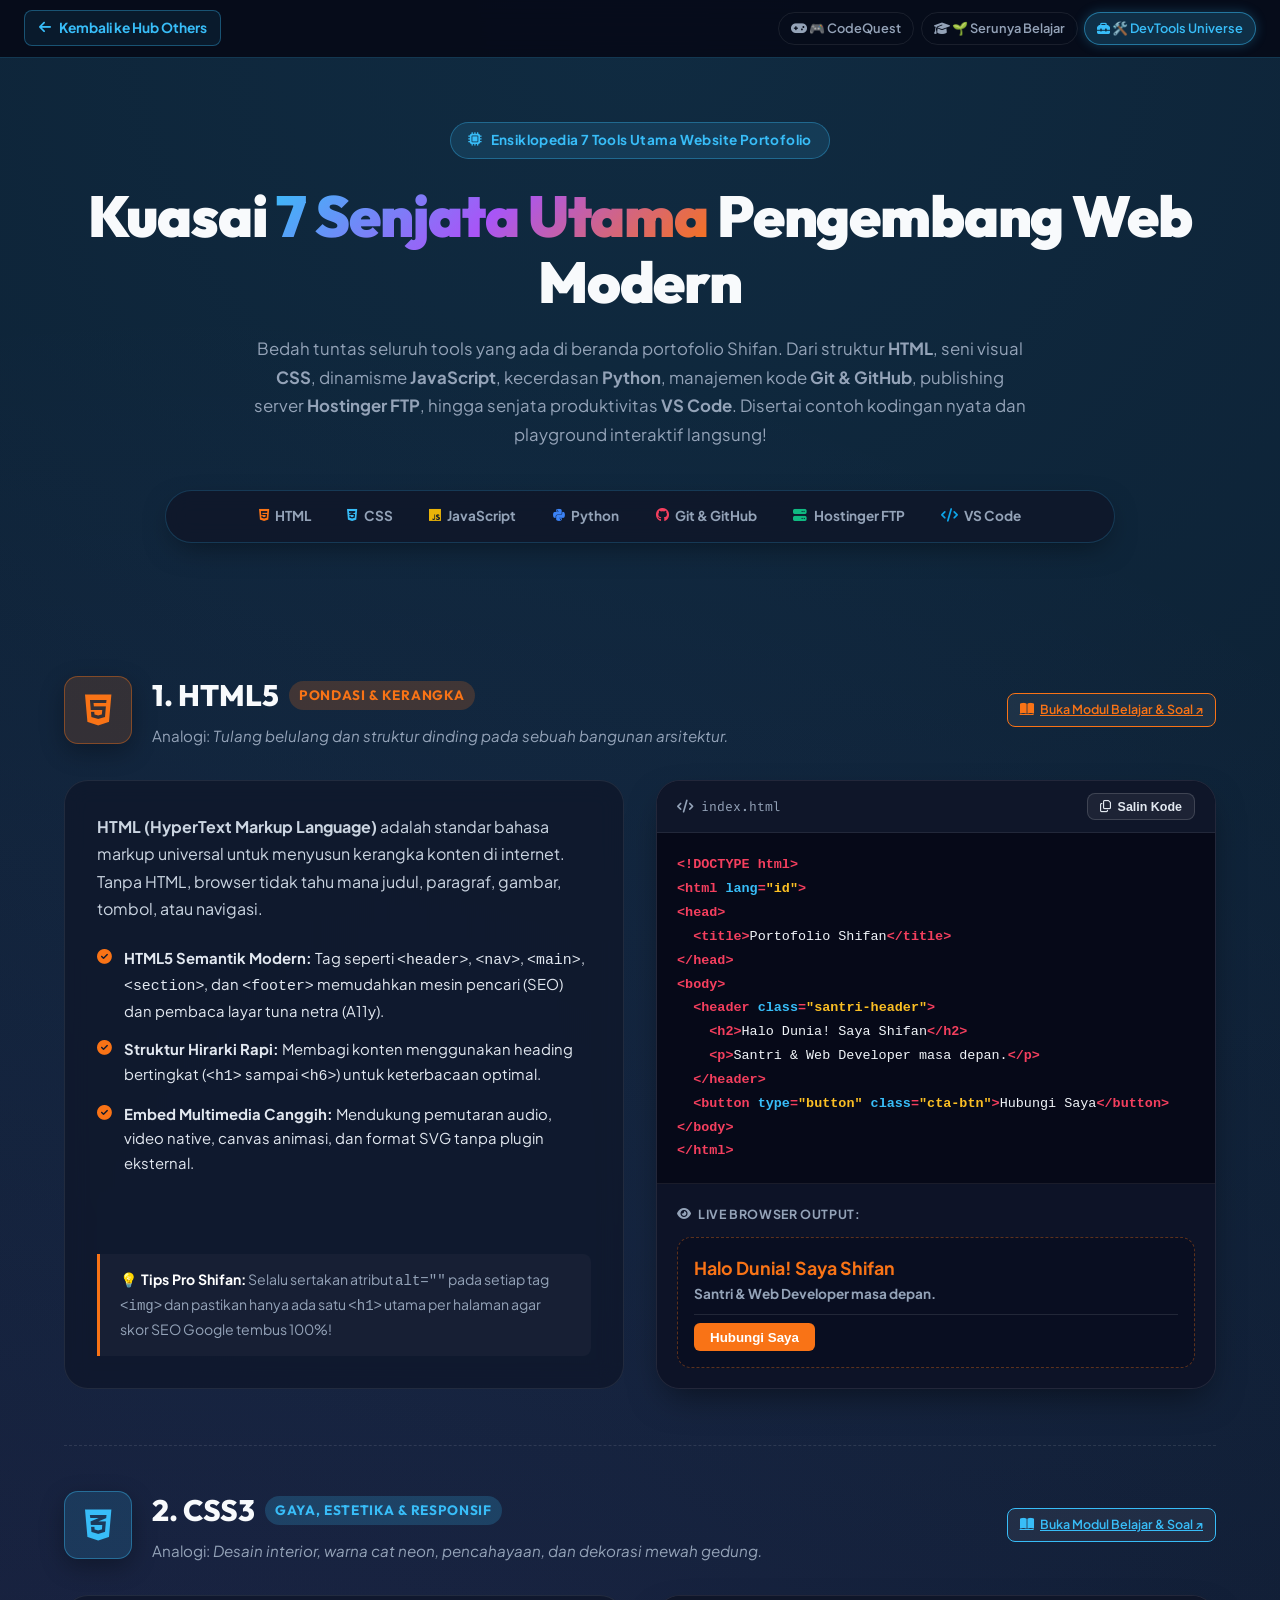
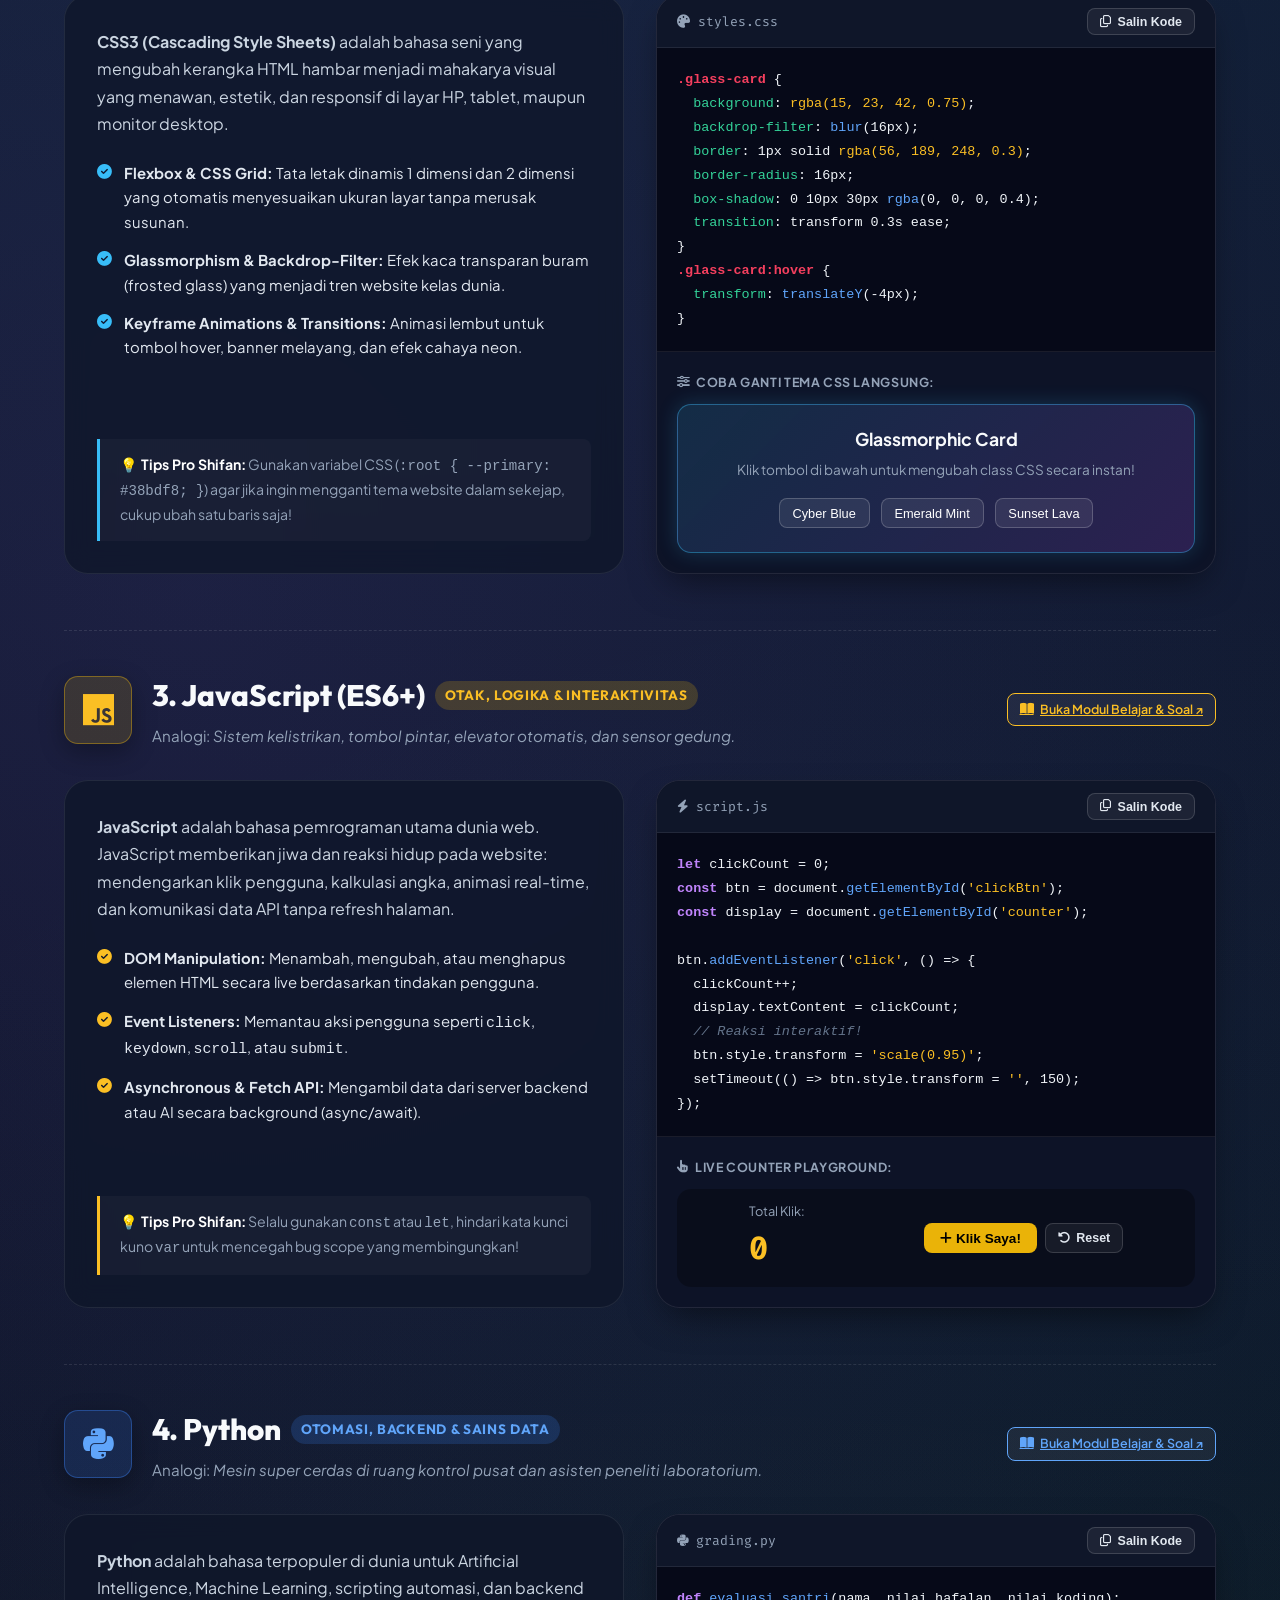
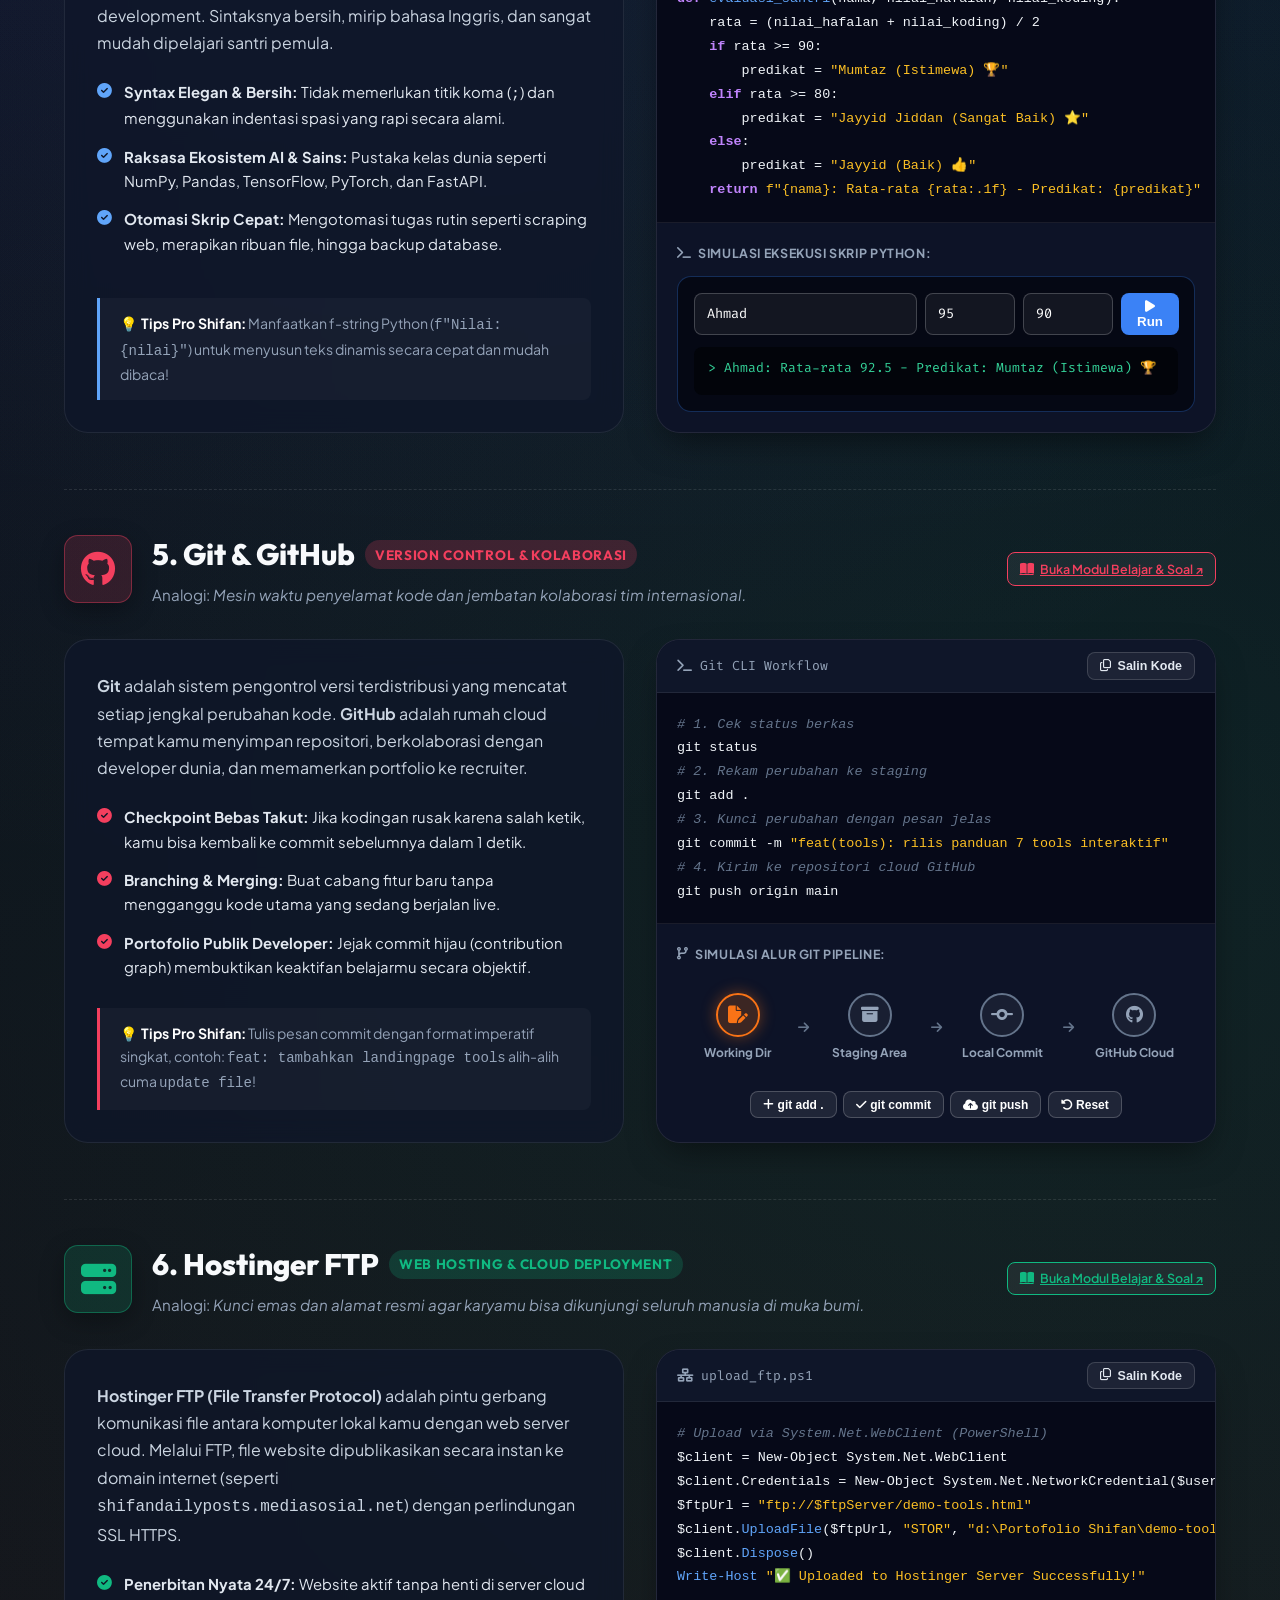
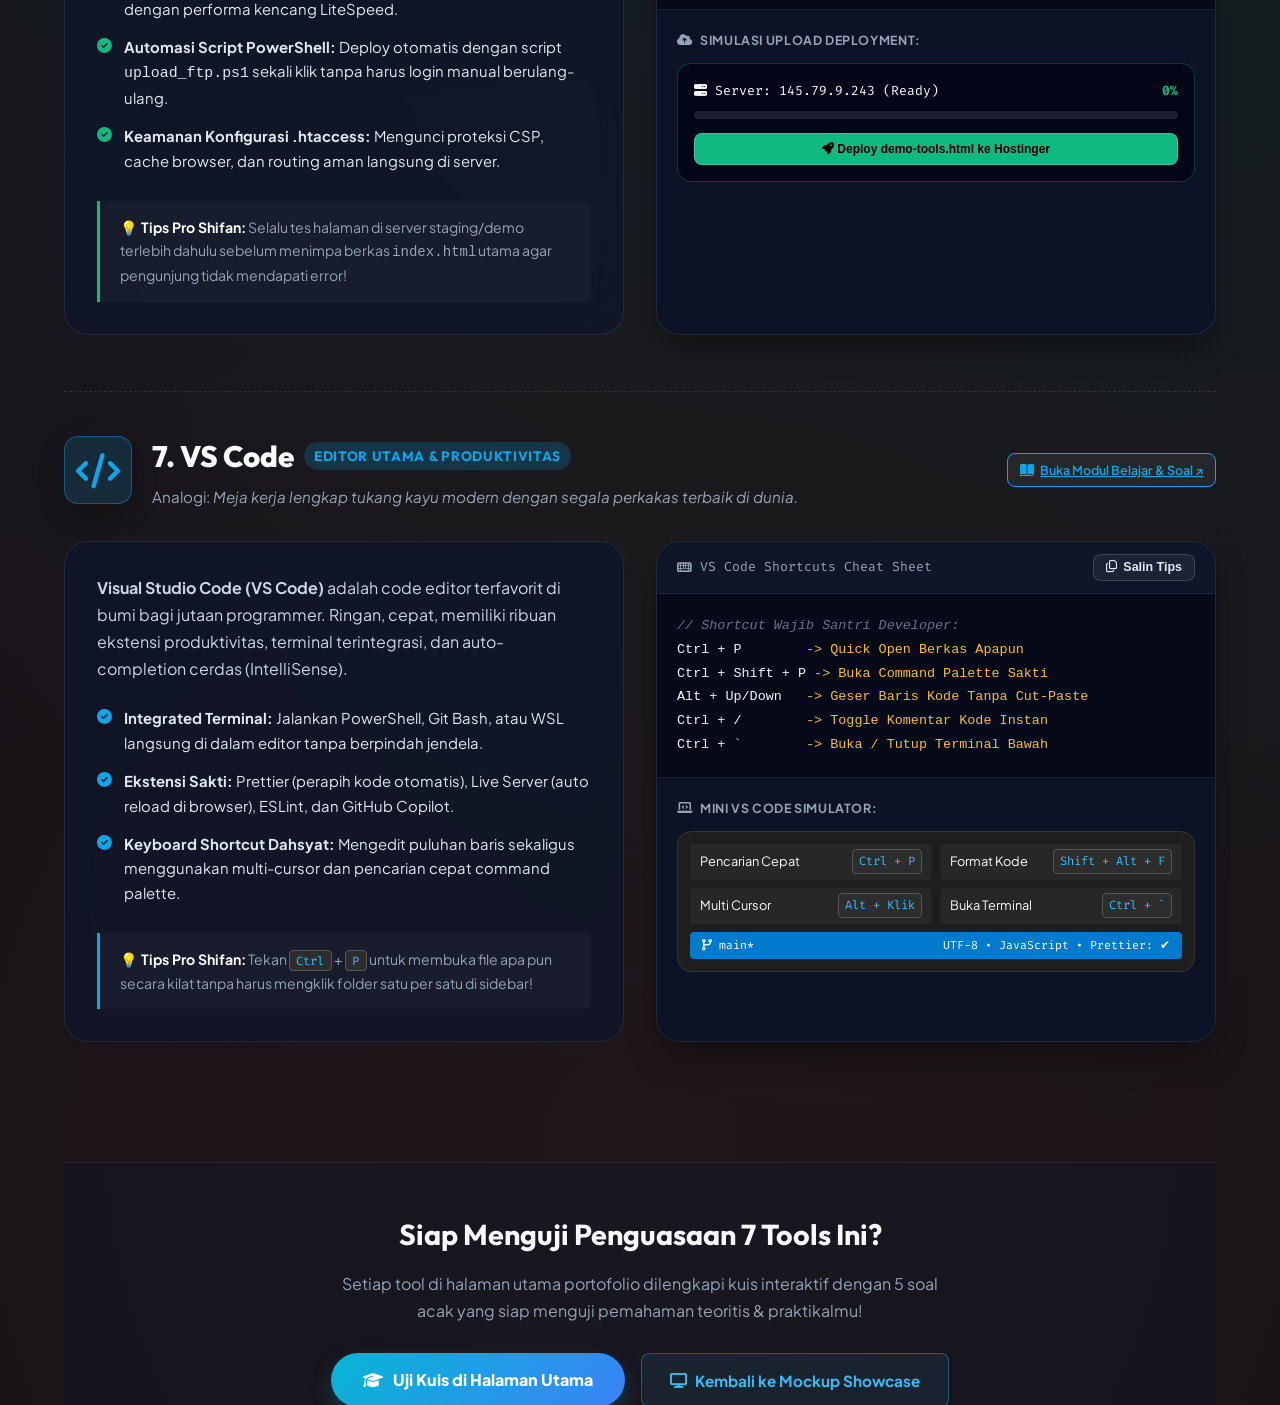
<file: demo-tools.html>
<!DOCTYPE html>
<html lang="id">
<head>
    <meta charset="UTF-8">
    <meta name="viewport" content="width=device-width, initial-scale=1.0">
    <meta name="robots" content="noindex, nofollow">
    <title>DevTools Universe — Eksplorasi 7 Senjata Utama Web Developer</title>

    <!-- Google Fonts -->
    <link rel="preconnect" href="https://fonts.googleapis.com">
    <link rel="preconnect" href="https://fonts.gstatic.com" crossorigin>
    <link href="https://fonts.googleapis.com/css2?family=Fira+Code:wght@400;500;600;700&family=Outfit:wght@400;600;700;800;900&family=Plus+Jakarta+Sans:wght@400;500;600;700;800&display=swap" rel="stylesheet">
    
    <!-- FontAwesome Icons -->
    <link rel="stylesheet" href="https://cdnjs.cloudflare.com/ajax/libs/font-awesome/6.4.0/css/all.min.css">

    <style>
        :root {
            --bg-dark: #070b19;
            --bg-card: rgba(15, 23, 42, 0.78);
            --bg-card-hover: rgba(30, 41, 59, 0.85);
            --border-glow: rgba(56, 189, 248, 0.28);
            --neon-blue: #38bdf8;
            --neon-cyan: #06b6d4;
            --neon-purple: #a855f7;
            --neon-green: #10b981;
            --neon-orange: #f97316;
            --neon-yellow: #fbbf24;
            --neon-red: #ef4444;
            --text-main: #f8fafc;
            --text-muted: #94a3b8;
            --radius-sm: 8px;
            --radius-md: 14px;
            --radius-lg: 24px;
            --radius-full: 9999px;
            --font-code: 'Fira Code', monospace;
            --transition: all 0.3s cubic-bezier(0.16, 1, 0.3, 1);
        }

        * {
            box-sizing: border-box;
            margin: 0;
            padding: 0;
        }

        html {
            scroll-behavior: smooth;
        }

        body {
            background-color: var(--bg-dark);
            color: var(--text-main);
            font-family: 'Plus Jakarta Sans', sans-serif;
            line-height: 1.65;
            overflow-x: hidden;
            background-image: 
                radial-gradient(circle at 50% 0%, rgba(56, 189, 248, 0.18) 0%, transparent 60%),
                radial-gradient(circle at 15% 35%, rgba(168, 85, 247, 0.12) 0%, transparent 45%),
                radial-gradient(circle at 85% 65%, rgba(16, 185, 129, 0.12) 0%, transparent 45%),
                radial-gradient(circle at 50% 95%, rgba(249, 115, 22, 0.1) 0%, transparent 50%);
            min-height: 100vh;
        }

        /* Top Demo Bar */
        .demo-bar {
            position: sticky;
            top: 0;
            z-index: 999;
            background: rgba(7, 11, 25, 0.94);
            backdrop-filter: blur(16px);
            border-bottom: 1px solid rgba(56, 189, 248, 0.25);
            padding: 0.65rem 1.5rem;
            display: flex;
            align-items: center;
            justify-content: space-between;
            font-size: 0.86rem;
        }

        .back-to-portal {
            display: inline-flex;
            align-items: center;
            gap: 0.5rem;
            color: #38bdf8;
            text-decoration: none;
            font-weight: 700;
            padding: 0.35rem 0.85rem;
            border-radius: var(--radius-sm);
            border: 1px solid rgba(56, 189, 248, 0.35);
            background: rgba(56, 189, 248, 0.08);
            transition: var(--transition);
        }

        .back-to-portal:hover {
            background: #38bdf8;
            color: #070b19;
            transform: translateY(-1px);
        }

        .demo-switcher {
            display: flex;
            align-items: center;
            gap: 0.4rem;
        }

        .demo-pill {
            padding: 0.3rem 0.75rem;
            border-radius: var(--radius-full);
            color: var(--text-muted);
            text-decoration: none;
            font-size: 0.8rem;
            font-weight: 600;
            border: 1px solid rgba(255, 255, 255, 0.08);
            transition: var(--transition);
        }

        .demo-pill:hover {
            background: rgba(255, 255, 255, 0.05);
            color: #fff;
        }

        .demo-pill.active {
            background: rgba(56, 189, 248, 0.2);
            color: var(--neon-blue);
            border-color: rgba(56, 189, 248, 0.5);
            box-shadow: 0 0 12px rgba(56, 189, 248, 0.25);
        }

        .container {
            max-width: 1200px;
            margin: 0 auto;
            padding: 0 1.5rem;
        }

        /* Hero Header */
        .hero {
            padding: 4rem 0 2.5rem;
            text-align: center;
        }

        .hero-badge {
            display: inline-flex;
            align-items: center;
            gap: 0.5rem;
            background: rgba(56, 189, 248, 0.12);
            border: 1px solid rgba(56, 189, 248, 0.35);
            padding: 0.4rem 1.1rem;
            border-radius: var(--radius-full);
            color: var(--neon-blue);
            font-size: 0.85rem;
            font-weight: 700;
            letter-spacing: 0.03em;
            margin-bottom: 1.5rem;
        }

        .hero-title {
            font-family: 'Outfit', sans-serif;
            font-size: clamp(2.2rem, 5vw, 3.6rem);
            font-weight: 900;
            line-height: 1.15;
            margin-bottom: 1.25rem;
            letter-spacing: -0.02em;
        }

        .gradient-text {
            background: linear-gradient(135deg, #38bdf8 0%, #a855f7 50%, #f97316 100%);
            -webkit-background-clip: text;
            -webkit-text-fill-color: transparent;
        }

        .hero-desc {
            max-width: 780px;
            margin: 0 auto 2.5rem;
            color: var(--text-muted);
            font-size: 1.05rem;
            line-height: 1.7;
        }

        /* Sticky Tool Quick Nav */
        .tool-quick-nav {
            position: sticky;
            top: 50px;
            z-index: 90;
            background: rgba(15, 23, 42, 0.88);
            backdrop-filter: blur(12px);
            border: 1px solid rgba(56, 189, 248, 0.2);
            border-radius: var(--radius-full);
            padding: 0.4rem 0.6rem;
            display: flex;
            align-items: center;
            justify-content: center;
            gap: 0.35rem;
            flex-wrap: wrap;
            margin: 0 auto 3rem;
            max-width: 950px;
            box-shadow: 0 10px 30px -10px rgba(0, 0, 0, 0.5);
        }

        .nav-tool-btn {
            display: inline-flex;
            align-items: center;
            gap: 0.4rem;
            padding: 0.45rem 0.9rem;
            border-radius: var(--radius-full);
            color: var(--text-muted);
            text-decoration: none;
            font-size: 0.85rem;
            font-weight: 700;
            transition: var(--transition);
            border: 1px solid transparent;
        }

        .nav-tool-btn:hover {
            color: #fff;
            background: rgba(255, 255, 255, 0.08);
        }

        .nav-tool-btn.active {
            background: rgba(56, 189, 248, 0.2);
            color: #38bdf8;
            border-color: rgba(56, 189, 248, 0.4);
        }

        /* Tool Section Showcase */
        .tool-section {
            padding: 2.5rem 0 3.5rem;
            border-bottom: 1px dashed rgba(255, 255, 255, 0.1);
        }

        .tool-section:last-of-type {
            border-bottom: none;
        }

        .tool-header {
            display: flex;
            align-items: center;
            justify-content: space-between;
            margin-bottom: 2rem;
            flex-wrap: wrap;
            gap: 1rem;
        }

        .tool-badge-wrap {
            display: flex;
            align-items: center;
            gap: 1.25rem;
        }

        .tool-icon-box {
            width: 68px;
            height: 68px;
            border-radius: var(--radius-md);
            display: flex;
            align-items: center;
            justify-content: center;
            font-size: 2.2rem;
            flex-shrink: 0;
            box-shadow: 0 8px 24px rgba(0, 0, 0, 0.3);
        }

        .tool-titles h2 {
            font-family: 'Outfit', sans-serif;
            font-size: 1.85rem;
            font-weight: 800;
            margin-bottom: 0.2rem;
            display: flex;
            align-items: center;
            gap: 0.6rem;
        }

        .tool-role-tag {
            font-size: 0.85rem;
            padding: 0.2rem 0.65rem;
            border-radius: var(--radius-full);
            font-weight: 700;
            text-transform: uppercase;
            letter-spacing: 0.05em;
        }

        .tool-analogy {
            color: var(--text-muted);
            font-size: 0.95rem;
        }

        /* Grid 2-Column: Explanation + Interactive Sandbox */
        .tool-body-grid {
            display: grid;
            grid-template-columns: 1fr 1fr;
            gap: 2rem;
            align-items: stretch;
        }

        @media (max-width: 960px) {
            .tool-body-grid {
                grid-template-columns: 1fr;
            }
        }

        /* Left Column: Concept & Features */
        .tool-info-card {
            background: var(--bg-card);
            border: 1px solid rgba(255, 255, 255, 0.08);
            border-radius: var(--radius-lg);
            padding: 2rem;
            display: flex;
            flex-direction: column;
            justify-content: space-between;
            backdrop-filter: blur(12px);
        }

        .info-desc {
            font-size: 1rem;
            color: #cbd5e1;
            margin-bottom: 1.5rem;
            line-height: 1.7;
        }

        .feature-bullets {
            list-style: none;
            display: flex;
            flex-direction: column;
            gap: 0.85rem;
            margin-bottom: 1.75rem;
        }

        .feature-bullets li {
            display: flex;
            align-items: flex-start;
            gap: 0.75rem;
            font-size: 0.93rem;
            color: #e2e8f0;
        }

        .feature-bullets li i {
            margin-top: 0.25rem;
            flex-shrink: 0;
        }

        .pro-tip-box {
            background: rgba(255, 255, 255, 0.03);
            border-left: 3px solid;
            padding: 0.9rem 1.25rem;
            border-radius: 0 var(--radius-sm) var(--radius-sm) 0;
            font-size: 0.88rem;
            color: var(--text-muted);
        }

        .pro-tip-box strong {
            color: #fff;
        }

        /* Right Column: Code & Interactive Playground */
        .tool-interactive-card {
            background: #0a0f24;
            border: 1px solid rgba(255, 255, 255, 0.1);
            border-radius: var(--radius-lg);
            overflow: hidden;
            display: flex;
            flex-direction: column;
            box-shadow: 0 15px 35px -10px rgba(0, 0, 0, 0.5);
        }

        .code-header {
            background: rgba(15, 23, 42, 0.95);
            border-bottom: 1px solid rgba(255, 255, 255, 0.08);
            padding: 0.75rem 1.25rem;
            display: flex;
            align-items: center;
            justify-content: space-between;
        }

        .code-file-title {
            display: flex;
            align-items: center;
            gap: 0.5rem;
            font-family: var(--font-code);
            font-size: 0.82rem;
            color: #94a3b8;
        }

        .copy-btn {
            background: rgba(255, 255, 255, 0.06);
            border: 1px solid rgba(255, 255, 255, 0.15);
            color: #e2e8f0;
            padding: 0.35rem 0.75rem;
            border-radius: var(--radius-sm);
            font-size: 0.78rem;
            font-weight: 600;
            cursor: pointer;
            display: inline-flex;
            align-items: center;
            gap: 0.4rem;
            transition: var(--transition);
        }

        .copy-btn:hover {
            background: rgba(56, 189, 248, 0.2);
            color: #38bdf8;
            border-color: rgba(56, 189, 248, 0.4);
        }

        .code-box {
            background: #060918;
            padding: 1.25rem;
            font-family: var(--font-code);
            font-size: 0.84rem;
            line-height: 1.7;
            overflow-x: auto;
            color: #f1f5f9;
            border-bottom: 1px solid rgba(255, 255, 255, 0.08);
        }

        /* Syntax colors */
        .c-tag { color: #f43f5e; font-weight: 600; }
        .c-attr { color: #38bdf8; }
        .c-str { color: #fbbf24; }
        .c-kw { color: #c084fc; font-weight: 600; }
        .c-func { color: #60a5fa; }
        .c-prop { color: #34d399; }
        .c-comm { color: #64748b; font-style: italic; }

        /* Interactive Output Stage below code */
        .interactive-preview {
            padding: 1.25rem;
            background: rgba(15, 23, 42, 0.6);
            flex-grow: 1;
        }

        .preview-title {
            font-size: 0.78rem;
            font-weight: 700;
            text-transform: uppercase;
            letter-spacing: 0.05em;
            color: var(--text-muted);
            margin-bottom: 0.75rem;
            display: flex;
            align-items: center;
            gap: 0.4rem;
        }

        /* Specific interactive widgets per tool */
        /* 1. HTML Live Preview */
        .html-preview-box {
            background: #090e21;
            border: 1px dashed rgba(249, 115, 22, 0.35);
            border-radius: var(--radius-md);
            padding: 1rem;
        }

        .html-preview-box header {
            border-bottom: 1px solid rgba(255,255,255,0.1);
            padding-bottom: 0.5rem;
            margin-bottom: 0.5rem;
            font-weight: 700;
            color: #f97316;
            font-size: 0.95rem;
        }

        /* 2. CSS Interactive Theme Switcher */
        .css-preview-box {
            padding: 1.25rem;
            border-radius: var(--radius-md);
            transition: var(--transition);
            text-align: center;
        }

        .css-theme-1 {
            background: linear-gradient(135deg, rgba(56, 189, 248, 0.15) 0%, rgba(168, 85, 247, 0.2) 100%);
            border: 1px solid rgba(56, 189, 248, 0.4);
            box-shadow: 0 0 20px rgba(56, 189, 248, 0.2);
        }

        .css-theme-2 {
            background: linear-gradient(135deg, rgba(16, 185, 129, 0.2) 0%, rgba(6, 182, 212, 0.2) 100%);
            border: 1px solid rgba(16, 185, 129, 0.5);
            box-shadow: 0 0 20px rgba(16, 185, 129, 0.25);
        }

        .css-theme-3 {
            background: linear-gradient(135deg, rgba(239, 68, 68, 0.2) 0%, rgba(249, 115, 22, 0.25) 100%);
            border: 1px solid rgba(249, 115, 22, 0.5);
            box-shadow: 0 0 20px rgba(249, 115, 22, 0.25);
        }

        .css-control-btn {
            background: rgba(255, 255, 255, 0.08);
            border: 1px solid rgba(255, 255, 255, 0.2);
            color: #fff;
            padding: 0.4rem 0.8rem;
            border-radius: var(--radius-sm);
            font-size: 0.8rem;
            cursor: pointer;
            margin: 0.25rem;
            transition: var(--transition);
        }

        .css-control-btn:hover {
            background: var(--neon-blue);
            color: #070b19;
        }

        /* 3. JS Counter & Dynamic Logic */
        .js-counter-box {
            display: flex;
            align-items: center;
            justify-content: space-around;
            padding: 0.75rem;
            background: rgba(0,0,0,0.3);
            border-radius: var(--radius-md);
        }

        .js-count-display {
            font-family: var(--font-code);
            font-size: 2rem;
            font-weight: 800;
            color: #fbbf24;
        }

        .js-action-btn {
            background: #eab308;
            color: #000;
            border: none;
            padding: 0.45rem 1rem;
            border-radius: var(--radius-sm);
            font-weight: 700;
            font-size: 0.85rem;
            cursor: pointer;
            transition: var(--transition);
        }

        .js-action-btn:hover {
            transform: scale(1.05);
            box-shadow: 0 0 15px rgba(234, 179, 8, 0.5);
        }

        /* 4. Python Interactive Calculator */
        .py-calc-box {
            background: #050814;
            border: 1px solid rgba(59, 130, 246, 0.3);
            border-radius: var(--radius-md);
            padding: 1rem;
            font-family: var(--font-code);
            font-size: 0.85rem;
        }

        .py-input-row {
            display: flex;
            gap: 0.5rem;
            margin-bottom: 0.75rem;
        }

        .py-input {
            flex-grow: 1;
            background: rgba(255,255,255,0.06);
            border: 1px solid rgba(255,255,255,0.2);
            border-radius: var(--radius-sm);
            padding: 0.4rem 0.75rem;
            color: #fff;
            font-family: var(--font-code);
            font-size: 0.85rem;
        }

        .py-run-btn {
            background: #3b82f6;
            color: #fff;
            border: none;
            padding: 0.4rem 1rem;
            border-radius: var(--radius-sm);
            font-weight: 700;
            cursor: pointer;
        }

        .py-output-screen {
            background: #02040a;
            border-radius: var(--radius-sm);
            padding: 0.6rem 0.85rem;
            color: #34d399;
            min-height: 48px;
            font-size: 0.82rem;
            white-space: pre-wrap;
        }

        /* 5. Git Visualizer */
        .git-workflow-box {
            display: flex;
            align-items: center;
            justify-content: space-between;
            gap: 0.5rem;
            position: relative;
            padding: 1rem 0.5rem;
        }

        .git-node {
            text-align: center;
            flex: 1;
        }

        .git-node-icon {
            width: 44px;
            height: 44px;
            margin: 0 auto 0.4rem;
            border-radius: 50%;
            display: flex;
            align-items: center;
            justify-content: center;
            font-size: 1.1rem;
            background: rgba(255,255,255,0.05);
            border: 2px solid #64748b;
            color: #94a3b8;
            transition: var(--transition);
        }

        .git-node.active .git-node-icon {
            background: rgba(249, 115, 22, 0.2);
            border-color: #f97316;
            color: #f97316;
            box-shadow: 0 0 15px rgba(249, 115, 22, 0.4);
        }

        .git-node-label {
            font-size: 0.75rem;
            font-weight: 700;
            color: var(--text-muted);
        }

        .git-actions {
            display: flex;
            gap: 0.4rem;
            justify-content: center;
            margin-top: 0.75rem;
        }

        .git-step-btn {
            background: rgba(255,255,255,0.08);
            border: 1px solid rgba(255,255,255,0.2);
            color: #fff;
            padding: 0.35rem 0.75rem;
            border-radius: var(--radius-sm);
            font-size: 0.75rem;
            font-weight: 600;
            cursor: pointer;
            transition: var(--transition);
        }

        .git-step-btn:hover {
            background: #f97316;
            color: #000;
        }

        /* 6. Hostinger FTP Live Uploader */
        .ftp-uploader-box {
            background: #020617;
            border: 1px solid rgba(16, 185, 129, 0.3);
            border-radius: var(--radius-md);
            padding: 1rem;
        }

        .ftp-status-line {
            display: flex;
            align-items: center;
            justify-content: space-between;
            font-size: 0.82rem;
            margin-bottom: 0.6rem;
            font-family: var(--font-code);
        }

        .ftp-progress-track {
            height: 8px;
            background: rgba(255,255,255,0.1);
            border-radius: var(--radius-full);
            overflow: hidden;
            margin-bottom: 0.85rem;
        }

        .ftp-progress-bar {
            height: 100%;
            width: 0%;
            background: linear-gradient(90deg, #10b981 0%, #38bdf8 100%);
            transition: width 0.3s ease;
        }

        /* 7. VS Code Shortcuts Cheat Simulator */
        .vscode-sim-box {
            background: #1e1e1e;
            border: 1px solid #333;
            border-radius: var(--radius-md);
            padding: 0.75rem;
        }

        .vscode-status-bar {
            background: #007acc;
            color: #fff;
            padding: 0.25rem 0.75rem;
            font-size: 0.72rem;
            display: flex;
            justify-content: space-between;
            border-radius: 4px;
            font-family: var(--font-code);
            margin-top: 0.5rem;
        }

        .vscode-shortcuts-list {
            display: grid;
            grid-template-columns: 1fr 1fr;
            gap: 0.5rem;
            font-size: 0.8rem;
        }

        .shortcut-item {
            display: flex;
            align-items: center;
            justify-content: space-between;
            padding: 0.35rem 0.6rem;
            background: rgba(255,255,255,0.04);
            border-radius: 4px;
        }

        kbd {
            background: #2d2d2d;
            border: 1px solid #555;
            padding: 0.1rem 0.4rem;
            border-radius: 4px;
            font-family: var(--font-code);
            font-size: 0.75rem;
            color: #38bdf8;
        }

        /* Footer */
        .tools-footer {
            margin-top: 4rem;
            padding: 3rem 0;
            text-align: center;
            background: rgba(15, 23, 42, 0.4);
            border-top: 1px solid rgba(255, 255, 255, 0.08);
        }

        .cta-btn-main {
            display: inline-flex;
            align-items: center;
            gap: 0.6rem;
            background: linear-gradient(135deg, #06b6d4 0%, #3b82f6 100%);
            color: #fff;
            font-weight: 800;
            padding: 0.85rem 2rem;
            border-radius: var(--radius-full);
            text-decoration: none;
            box-shadow: 0 10px 25px -5px rgba(6, 182, 212, 0.4);
            transition: var(--transition);
        }

        .cta-btn-main:hover {
            transform: translateY(-2px);
            box-shadow: 0 15px 30px -5px rgba(6, 182, 212, 0.6);
        }

        /* Toast Container */
        .toast-msg {
            position: fixed;
            bottom: 2rem;
            right: 2rem;
            background: rgba(15, 23, 42, 0.95);
            border: 1px solid #10b981;
            color: #f8fafc;
            padding: 0.75rem 1.25rem;
            border-radius: var(--radius-sm);
            font-size: 0.88rem;
            display: flex;
            align-items: center;
            gap: 0.6rem;
            box-shadow: 0 10px 25px rgba(0,0,0,0.5);
            z-index: 1000;
            animation: fadeIn 0.3s ease;
        }

        @keyframes fadeIn {
            from { opacity: 0; transform: translateY(10px); }
            to { opacity: 1; transform: translateY(0); }
        }
    </style>
</head>
<body>

    <!-- 1. Top Demo Header Bar -->
    <div class="demo-bar">
        <a href="others.html#tabShowcase" class="back-to-portal">
            <i class="fa-solid fa-arrow-left"></i>
            <span>Kembali ke Hub Others</span>
        </a>

        <div class="demo-switcher">
            <a href="demo-game.html" class="demo-pill" title="Buka Game Interaktif CodeQuest">
                <i class="fa-solid fa-gamepad"></i> 🎮 CodeQuest
            </a>
            <a href="demo-belajar.html" class="demo-pill" title="Buka Landing Page Serunya Belajar">
                <i class="fa-solid fa-graduation-cap"></i> 🌱 Serunya Belajar
            </a>
            <a href="demo-tools.html" class="demo-pill active" title="Buka Ensiklopedia 7 Tools">
                <i class="fa-solid fa-toolbox"></i> 🛠️ DevTools Universe
            </a>
        </div>
    </div>

    <!-- Main Container -->
    <div class="container">
        
        <!-- Hero Header -->
        <header class="hero">
            <div class="hero-badge">
                <i class="fa-solid fa-microchip"></i>
                <span>Ensiklopedia 7 Tools Utama Website Portofolio</span>
            </div>
            <h1 class="hero-title">
                Kuasai <span class="gradient-text">7 Senjata Utama</span> Pengembang Web Modern
            </h1>
            <p class="hero-desc">
                Bedah tuntas seluruh tools yang ada di beranda portofolio Shifan. Dari struktur <strong>HTML</strong>, seni visual <strong>CSS</strong>, dinamisme <strong>JavaScript</strong>, kecerdasan <strong>Python</strong>, manajemen kode <strong>Git & GitHub</strong>, publishing server <strong>Hostinger FTP</strong>, hingga senjata produktivitas <strong>VS Code</strong>. Disertai contoh kodingan nyata dan playground interaktif langsung!
            </p>

            <!-- Sticky Quick Jump Tool Navigation -->
            <nav class="tool-quick-nav">
                <a href="#tool-html" class="nav-tool-btn active"><i class="fa-brands fa-html5" style="color: #f97316;"></i> HTML</a>
                <a href="#tool-css" class="nav-tool-btn"><i class="fa-brands fa-css3-alt" style="color: #38bdf8;"></i> CSS</a>
                <a href="#tool-js" class="nav-tool-btn"><i class="fa-brands fa-js" style="color: #eab308;"></i> JavaScript</a>
                <a href="#tool-py" class="nav-tool-btn"><i class="fa-brands fa-python" style="color: #3b82f6;"></i> Python</a>
                <a href="#tool-git" class="nav-tool-btn"><i class="fa-brands fa-github" style="color: #f43f5e;"></i> Git & GitHub</a>
                <a href="#tool-ftp" class="nav-tool-btn"><i class="fa-solid fa-server" style="color: #10b981;"></i> Hostinger FTP</a>
                <a href="#tool-vscode" class="nav-tool-btn"><i class="fa-solid fa-code" style="color: #0ea5e9;"></i> VS Code</a>
            </nav>
        </header>

        <!-- ==============================================
             TOOL 1: HTML5 (HyperText Markup Language)
             ============================================== -->
        <section class="tool-section" id="tool-html">
            <div class="tool-header">
                <div class="tool-badge-wrap">
                    <div class="tool-icon-box" style="background: rgba(249, 115, 22, 0.15); border: 1px solid rgba(249, 115, 22, 0.4); color: #f97316;">
                        <i class="fa-brands fa-html5"></i>
                    </div>
                    <div class="tool-titles">
                        <h2>
                            1. HTML5 
                            <span class="tool-role-tag" style="background: rgba(249, 115, 22, 0.2); color: #f97316;">Pondasi & Kerangka</span>
                        </h2>
                        <div class="tool-analogy">Analogi: <em>Tulang belulang dan struktur dinding pada sebuah bangunan arsitektur.</em></div>
                    </div>
                </div>
                <a href="learn.html?tool=html" class="copy-btn" style="border-color: #f97316; color: #f97316;">
                    <i class="fa-solid fa-book-open"></i> Buka Modul Belajar & Soal ↗
                </a>
            </div>

            <div class="tool-body-grid">
                <!-- Info Column -->
                <div class="tool-info-card">
                    <div>
                        <p class="info-desc">
                            <strong>HTML (HyperText Markup Language)</strong> adalah standar bahasa markup universal untuk menyusun kerangka konten di internet. Tanpa HTML, browser tidak tahu mana judul, paragraf, gambar, tombol, atau navigasi.
                        </p>
                        <ul class="feature-bullets">
                            <li>
                                <i class="fa-solid fa-circle-check" style="color: #f97316;"></i>
                                <span><strong>HTML5 Semantik Modern:</strong> Tag seperti <code>&lt;header&gt;</code>, <code>&lt;nav&gt;</code>, <code>&lt;main&gt;</code>, <code>&lt;section&gt;</code>, dan <code>&lt;footer&gt;</code> memudahkan mesin pencari (SEO) dan pembaca layar tuna netra (A11y).</span>
                            </li>
                            <li>
                                <i class="fa-solid fa-circle-check" style="color: #f97316;"></i>
                                <span><strong>Struktur Hirarki Rapi:</strong> Membagi konten menggunakan heading bertingkat (<code>&lt;h1&gt;</code> sampai <code>&lt;h6&gt;</code>) untuk keterbacaan optimal.</span>
                            </li>
                            <li>
                                <i class="fa-solid fa-circle-check" style="color: #f97316;"></i>
                                <span><strong>Embed Multimedia Canggih:</strong> Mendukung pemutaran audio, video native, canvas animasi, dan format SVG tanpa plugin eksternal.</span>
                            </li>
                        </ul>
                    </div>
                    <div class="pro-tip-box" style="border-color: #f97316;">
                        <strong>💡 Tips Pro Shifan:</strong> Selalu sertakan atribut <code>alt=""</code> pada setiap tag <code>&lt;img&gt;</code> dan pastikan hanya ada satu <code>&lt;h1&gt;</code> utama per halaman agar skor SEO Google tembus 100%!
                    </div>
                </div>

                <!-- Code & Interactive Column -->
                <div class="tool-interactive-card">
                    <div class="code-header">
                        <div class="code-file-title">
                            <i class="fa-solid fa-code"></i> index.html
                        </div>
                        <button type="button" class="copy-btn" onclick="copyCode('code-html-box')">
                            <i class="fa-regular fa-copy"></i> Salin Kode
                        </button>
                    </div>
                    <pre class="code-box" id="code-html-box"><code><span class="c-tag">&lt;!DOCTYPE html&gt;</span>
<span class="c-tag">&lt;html <span class="c-attr">lang</span>=<span class="c-str">"id"</span>&gt;</span>
<span class="c-tag">&lt;head&gt;</span>
  <span class="c-tag">&lt;title&gt;</span>Portofolio Shifan<span class="c-tag">&lt;/title&gt;</span>
<span class="c-tag">&lt;/head&gt;</span>
<span class="c-tag">&lt;body&gt;</span>
  <span class="c-tag">&lt;header <span class="c-attr">class</span>=<span class="c-str">"santri-header"</span>&gt;</span>
    <span class="c-tag">&lt;h2&gt;</span>Halo Dunia! Saya Shifan<span class="c-tag">&lt;/h2&gt;</span>
    <span class="c-tag">&lt;p&gt;</span>Santri &amp; Web Developer masa depan.<span class="c-tag">&lt;/p&gt;</span>
  <span class="c-tag">&lt;/header&gt;</span>
  <span class="c-tag">&lt;button <span class="c-attr">type</span>=<span class="c-str">"button"</span> <span class="c-attr">class</span>=<span class="c-str">"cta-btn"</span>&gt;</span>Hubungi Saya<span class="c-tag">&lt;/button&gt;</span>
<span class="c-tag">&lt;/body&gt;</span>
<span class="c-tag">&lt;/html&gt;</span></code></pre>
                    <div class="interactive-preview">
                        <div class="preview-title"><i class="fa-solid fa-eye"></i> Live Browser Output:</div>
                        <div class="html-preview-box">
                            <header>
                                <h3>Halo Dunia! Saya Shifan</h3>
                                <p style="font-size: 0.85rem; color: #94a3b8;">Santri &amp; Web Developer masa depan.</p>
                            </header>
                            <button type="button" style="background: #f97316; color: #fff; border: none; padding: 0.4rem 1rem; border-radius: 6px; font-weight: 700; cursor: pointer;">
                                Hubungi Saya
                            </button>
                        </div>
                    </div>
                </div>
            </div>
        </section>

        <!-- ==============================================
             TOOL 2: CSS3 (Cascading Style Sheets)
             ============================================== -->
        <section class="tool-section" id="tool-css">
            <div class="tool-header">
                <div class="tool-badge-wrap">
                    <div class="tool-icon-box" style="background: rgba(56, 189, 248, 0.15); border: 1px solid rgba(56, 189, 248, 0.4); color: #38bdf8;">
                        <i class="fa-brands fa-css3-alt"></i>
                    </div>
                    <div class="tool-titles">
                        <h2>
                            2. CSS3 
                            <span class="tool-role-tag" style="background: rgba(56, 189, 248, 0.2); color: #38bdf8;">Gaya, Estetika &amp; Responsif</span>
                        </h2>
                        <div class="tool-analogy">Analogi: <em>Desain interior, warna cat neon, pencahayaan, dan dekorasi mewah gedung.</em></div>
                    </div>
                </div>
                <a href="learn.html?tool=css" class="copy-btn" style="border-color: #38bdf8; color: #38bdf8;">
                    <i class="fa-solid fa-book-open"></i> Buka Modul Belajar & Soal ↗
                </a>
            </div>

            <div class="tool-body-grid">
                <!-- Info Column -->
                <div class="tool-info-card">
                    <div>
                        <p class="info-desc">
                            <strong>CSS3 (Cascading Style Sheets)</strong> adalah bahasa seni yang mengubah kerangka HTML hambar menjadi mahakarya visual yang menawan, estetik, dan responsif di layar HP, tablet, maupun monitor desktop.
                        </p>
                        <ul class="feature-bullets">
                            <li>
                                <i class="fa-solid fa-circle-check" style="color: #38bdf8;"></i>
                                <span><strong>Flexbox &amp; CSS Grid:</strong> Tata letak dinamis 1 dimensi dan 2 dimensi yang otomatis menyesuaikan ukuran layar tanpa merusak susunan.</span>
                            </li>
                            <li>
                                <i class="fa-solid fa-circle-check" style="color: #38bdf8;"></i>
                                <span><strong>Glassmorphism &amp; Backdrop-Filter:</strong> Efek kaca transparan buram (frosted glass) yang menjadi tren website kelas dunia.</span>
                            </li>
                            <li>
                                <i class="fa-solid fa-circle-check" style="color: #38bdf8;"></i>
                                <span><strong>Keyframe Animations &amp; Transitions:</strong> Animasi lembut untuk tombol hover, banner melayang, dan efek cahaya neon.</span>
                            </li>
                        </ul>
                    </div>
                    <div class="pro-tip-box" style="border-color: #38bdf8;">
                        <strong>💡 Tips Pro Shifan:</strong> Gunakan variabel CSS (<code>:root { --primary: #38bdf8; }</code>) agar jika ingin mengganti tema website dalam sekejap, cukup ubah satu baris saja!
                    </div>
                </div>

                <!-- Code & Interactive Column -->
                <div class="tool-interactive-card">
                    <div class="code-header">
                        <div class="code-file-title">
                            <i class="fa-solid fa-palette"></i> styles.css
                        </div>
                        <button type="button" class="copy-btn" onclick="copyCode('code-css-box')">
                            <i class="fa-regular fa-copy"></i> Salin Kode
                        </button>
                    </div>
                    <pre class="code-box" id="code-css-box"><code><span class="c-tag">.glass-card</span> {
  <span class="c-prop">background</span>: <span class="c-str">rgba(15, 23, 42, 0.75)</span>;
  <span class="c-prop">backdrop-filter</span>: <span class="c-func">blur</span>(16px);
  <span class="c-prop">border</span>: 1px solid <span class="c-str">rgba(56, 189, 248, 0.3)</span>;
  <span class="c-prop">border-radius</span>: 16px;
  <span class="c-prop">box-shadow</span>: 0 10px 30px <span class="c-func">rgba</span>(0, 0, 0, 0.4);
  <span class="c-prop">transition</span>: transform 0.3s ease;
}
<span class="c-tag">.glass-card:hover</span> {
  <span class="c-prop">transform</span>: <span class="c-func">translateY</span>(-4px);
}</code></pre>
                    <div class="interactive-preview">
                        <div class="preview-title"><i class="fa-solid fa-sliders"></i> Coba Ganti Tema CSS Langsung:</div>
                        <div class="css-preview-box css-theme-1" id="cssInteractiveBox">
                            <h4 style="font-size: 1.1rem; margin-bottom: 0.3rem;">Glassmorphic Card</h4>
                            <p style="font-size: 0.85rem; color: #94a3b8; margin-bottom: 0.8rem;">Klik tombol di bawah untuk mengubah class CSS secara instan!</p>
                            <div>
                                <button type="button" class="css-control-btn" onclick="setCssTheme(1)">Cyber Blue</button>
                                <button type="button" class="css-control-btn" onclick="setCssTheme(2)">Emerald Mint</button>
                                <button type="button" class="css-control-btn" onclick="setCssTheme(3)">Sunset Lava</button>
                            </div>
                        </div>
                    </div>
                </div>
            </div>
        </section>

        <!-- ==============================================
             TOOL 3: JAVASCRIPT (ES6+)
             ============================================== -->
        <section class="tool-section" id="tool-js">
            <div class="tool-header">
                <div class="tool-badge-wrap">
                    <div class="tool-icon-box" style="background: rgba(234, 179, 8, 0.15); border: 1px solid rgba(234, 179, 8, 0.4); color: #fbbf24;">
                        <i class="fa-brands fa-js"></i>
                    </div>
                    <div class="tool-titles">
                        <h2>
                            3. JavaScript (ES6+) 
                            <span class="tool-role-tag" style="background: rgba(234, 179, 8, 0.2); color: #fbbf24;">Otak, Logika &amp; Interaktivitas</span>
                        </h2>
                        <div class="tool-analogy">Analogi: <em>Sistem kelistrikan, tombol pintar, elevator otomatis, dan sensor gedung.</em></div>
                    </div>
                </div>
                <a href="learn.html?tool=javascript" class="copy-btn" style="border-color: #fbbf24; color: #fbbf24;">
                    <i class="fa-solid fa-book-open"></i> Buka Modul Belajar & Soal ↗
                </a>
            </div>

            <div class="tool-body-grid">
                <!-- Info Column -->
                <div class="tool-info-card">
                    <div>
                        <p class="info-desc">
                            <strong>JavaScript</strong> adalah bahasa pemrograman utama dunia web. JavaScript memberikan jiwa dan reaksi hidup pada website: mendengarkan klik pengguna, kalkulasi angka, animasi real-time, dan komunikasi data API tanpa refresh halaman.
                        </p>
                        <ul class="feature-bullets">
                            <li>
                                <i class="fa-solid fa-circle-check" style="color: #fbbf24;"></i>
                                <span><strong>DOM Manipulation:</strong> Menambah, mengubah, atau menghapus elemen HTML secara live berdasarkan tindakan pengguna.</span>
                            </li>
                            <li>
                                <i class="fa-solid fa-circle-check" style="color: #fbbf24;"></i>
                                <span><strong>Event Listeners:</strong> Memantau aksi pengguna seperti <code>click</code>, <code>keydown</code>, <code>scroll</code>, atau <code>submit</code>.</span>
                            </li>
                            <li>
                                <i class="fa-solid fa-circle-check" style="color: #fbbf24;"></i>
                                <span><strong>Asynchronous &amp; Fetch API:</strong> Mengambil data dari server backend atau AI secara background (async/await).</span>
                            </li>
                        </ul>
                    </div>
                    <div class="pro-tip-box" style="border-color: #fbbf24;">
                        <strong>💡 Tips Pro Shifan:</strong> Selalu gunakan <code>const</code> atau <code>let</code>, hindari kata kunci kuno <code>var</code> untuk mencegah bug scope yang membingungkan!
                    </div>
                </div>

                <!-- Code & Interactive Column -->
                <div class="tool-interactive-card">
                    <div class="code-header">
                        <div class="code-file-title">
                            <i class="fa-solid fa-bolt"></i> script.js
                        </div>
                        <button type="button" class="copy-btn" onclick="copyCode('code-js-box')">
                            <i class="fa-regular fa-copy"></i> Salin Kode
                        </button>
                    </div>
                    <pre class="code-box" id="code-js-box"><code><span class="c-kw">let</span> clickCount = 0;
<span class="c-kw">const</span> btn = document.<span class="c-func">getElementById</span>(<span class="c-str">'clickBtn'</span>);
<span class="c-kw">const</span> display = document.<span class="c-func">getElementById</span>(<span class="c-str">'counter'</span>);

btn.<span class="c-func">addEventListener</span>(<span class="c-str">'click'</span>, () => {
  clickCount++;
  display.textContent = clickCount;
  <span class="c-comm">// Reaksi interaktif!</span>
  btn.style.transform = <span class="c-str">'scale(0.95)'</span>;
  setTimeout(() => btn.style.transform = <span class="c-str">''</span>, 150);
});</code></pre>
                    <div class="interactive-preview">
                        <div class="preview-title"><i class="fa-solid fa-hand-pointer"></i> Live Counter Playground:</div>
                        <div class="js-counter-box">
                            <div>
                                <div style="font-size: 0.8rem; color: #94a3b8;">Total Klik:</div>
                                <div class="js-count-display" id="jsClickDisplay">0</div>
                            </div>
                            <div style="display: flex; gap: 0.5rem;">
                                <button type="button" class="js-action-btn" onclick="incrementJsCounter()">
                                    <i class="fa-solid fa-plus"></i> Klik Saya!
                                </button>
                                <button type="button" class="copy-btn" onclick="resetJsCounter()">
                                    <i class="fa-solid fa-rotate-left"></i> Reset
                                </button>
                            </div>
                        </div>
                    </div>
                </div>
            </div>
        </section>

        <!-- ==============================================
             TOOL 4: PYTHON
             ============================================== -->
        <section class="tool-section" id="tool-py">
            <div class="tool-header">
                <div class="tool-badge-wrap">
                    <div class="tool-icon-box" style="background: rgba(59, 130, 246, 0.15); border: 1px solid rgba(59, 130, 246, 0.4); color: #60a5fa;">
                        <i class="fa-brands fa-python"></i>
                    </div>
                    <div class="tool-titles">
                        <h2>
                            4. Python 
                            <span class="tool-role-tag" style="background: rgba(59, 130, 246, 0.2); color: #60a5fa;">Otomasi, Backend &amp; Sains Data</span>
                        </h2>
                        <div class="tool-analogy">Analogi: <em>Mesin super cerdas di ruang kontrol pusat dan asisten peneliti laboratorium.</em></div>
                    </div>
                </div>
                <a href="learn.html?tool=python" class="copy-btn" style="border-color: #60a5fa; color: #60a5fa;">
                    <i class="fa-solid fa-book-open"></i> Buka Modul Belajar & Soal ↗
                </a>
            </div>

            <div class="tool-body-grid">
                <!-- Info Column -->
                <div class="tool-info-card">
                    <div>
                        <p class="info-desc">
                            <strong>Python</strong> adalah bahasa terpopuler di dunia untuk Artificial Intelligence, Machine Learning, scripting automasi, dan backend development. Sintaksnya bersih, mirip bahasa Inggris, dan sangat mudah dipelajari santri pemula.
                        </p>
                        <ul class="feature-bullets">
                            <li>
                                <i class="fa-solid fa-circle-check" style="color: #60a5fa;"></i>
                                <span><strong>Syntax Elegan &amp; Bersih:</strong> Tidak memerlukan titik koma (<code>;</code>) dan menggunakan indentasi spasi yang rapi secara alami.</span>
                            </li>
                            <li>
                                <i class="fa-solid fa-circle-check" style="color: #60a5fa;"></i>
                                <span><strong>Raksasa Ekosistem AI &amp; Sains:</strong> Pustaka kelas dunia seperti NumPy, Pandas, TensorFlow, PyTorch, dan FastAPI.</span>
                            </li>
                            <li>
                                <i class="fa-solid fa-circle-check" style="color: #60a5fa;"></i>
                                <span><strong>Otomasi Skrip Cepat:</strong> Mengotomasi tugas rutin seperti scraping web, merapikan ribuan file, hingga backup database.</span>
                            </li>
                        </ul>
                    </div>
                    <div class="pro-tip-box" style="border-color: #60a5fa;">
                        <strong>💡 Tips Pro Shifan:</strong> Manfaatkan f-string Python (<code>f"Nilai: {nilai}"</code>) untuk menyusun teks dinamis secara cepat dan mudah dibaca!
                    </div>
                </div>

                <!-- Code & Interactive Column -->
                <div class="tool-interactive-card">
                    <div class="code-header">
                        <div class="code-file-title">
                            <i class="fa-brands fa-python"></i> grading.py
                        </div>
                        <button type="button" class="copy-btn" onclick="copyCode('code-py-box')">
                            <i class="fa-regular fa-copy"></i> Salin Kode
                        </button>
                    </div>
                    <pre class="code-box" id="code-py-box"><code><span class="c-kw">def</span> <span class="c-func">evaluasi_santri</span>(nama, nilai_hafalan, nilai_koding):
    rata = (nilai_hafalan + nilai_koding) / 2
    <span class="c-kw">if</span> rata >= 90:
        predikat = <span class="c-str">"Mumtaz (Istimewa) 🏆"</span>
    <span class="c-kw">elif</span> rata >= 80:
        predikat = <span class="c-str">"Jayyid Jiddan (Sangat Baik) ⭐"</span>
    <span class="c-kw">else</span>:
        predikat = <span class="c-str">"Jayyid (Baik) 👍"</span>
    <span class="c-kw">return</span> <span class="c-str">f"{nama}: Rata-rata {rata:.1f} - Predikat: {predikat}"</span></code></pre>
                    <div class="interactive-preview">
                        <div class="preview-title"><i class="fa-solid fa-terminal"></i> Simulasi Eksekusi Skrip Python:</div>
                        <div class="py-calc-box">
                            <div class="py-input-row">
                                <input type="text" id="pySantriName" class="py-input" placeholder="Nama Santri" value="Ahmad">
                                <input type="number" id="pyHafalan" class="py-input" style="max-width: 90px;" placeholder="Hafalan" value="95">
                                <input type="number" id="pyCoding" class="py-input" style="max-width: 90px;" placeholder="Koding" value="90">
                                <button type="button" class="py-run-btn" onclick="runPythonSim()"><i class="fa-solid fa-play"></i> Run</button>
                            </div>
                            <div class="py-output-screen" id="pyOutputScreen">> Ahmad: Rata-rata 92.5 - Predikat: Mumtaz (Istimewa) 🏆</div>
                        </div>
                    </div>
                </div>
            </div>
        </section>

        <!-- ==============================================
             TOOL 5: GIT & GITHUB
             ============================================== -->
        <section class="tool-section" id="tool-git">
            <div class="tool-header">
                <div class="tool-badge-wrap">
                    <div class="tool-icon-box" style="background: rgba(244, 63, 94, 0.15); border: 1px solid rgba(244, 63, 94, 0.4); color: #f43f5e;">
                        <i class="fa-brands fa-github"></i>
                    </div>
                    <div class="tool-titles">
                        <h2>
                            5. Git &amp; GitHub 
                            <span class="tool-role-tag" style="background: rgba(244, 63, 94, 0.2); color: #f43f5e;">Version Control &amp; Kolaborasi</span>
                        </h2>
                        <div class="tool-analogy">Analogi: <em>Mesin waktu penyelamat kode dan jembatan kolaborasi tim internasional.</em></div>
                    </div>
                </div>
                <a href="learn.html?tool=git" class="copy-btn" style="border-color: #f43f5e; color: #f43f5e;">
                    <i class="fa-solid fa-book-open"></i> Buka Modul Belajar & Soal ↗
                </a>
            </div>

            <div class="tool-body-grid">
                <!-- Info Column -->
                <div class="tool-info-card">
                    <div>
                        <p class="info-desc">
                            <strong>Git</strong> adalah sistem pengontrol versi terdistribusi yang mencatat setiap jengkal perubahan kode. <strong>GitHub</strong> adalah rumah cloud tempat kamu menyimpan repositori, berkolaborasi dengan developer dunia, dan memamerkan portfolio ke recruiter.
                        </p>
                        <ul class="feature-bullets">
                            <li>
                                <i class="fa-solid fa-circle-check" style="color: #f43f5e;"></i>
                                <span><strong>Checkpoint Bebas Takut:</strong> Jika kodingan rusak karena salah ketik, kamu bisa kembali ke commit sebelumnya dalam 1 detik.</span>
                            </li>
                            <li>
                                <i class="fa-solid fa-circle-check" style="color: #f43f5e;"></i>
                                <span><strong>Branching &amp; Merging:</strong> Buat cabang fitur baru tanpa mengganggu kode utama yang sedang berjalan live.</span>
                            </li>
                            <li>
                                <i class="fa-solid fa-circle-check" style="color: #f43f5e;"></i>
                                <span><strong>Portofolio Publik Developer:</strong> Jejak commit hijau (contribution graph) membuktikan keaktifan belajarmu secara objektif.</span>
                            </li>
                        </ul>
                    </div>
                    <div class="pro-tip-box" style="border-color: #f43f5e;">
                        <strong>💡 Tips Pro Shifan:</strong> Tulis pesan commit dengan format imperatif singkat, contoh: <code>feat: tambahkan landingpage tools</code> alih-alih cuma <code>update file</code>!
                    </div>
                </div>

                <!-- Code & Interactive Column -->
                <div class="tool-interactive-card">
                    <div class="code-header">
                        <div class="code-file-title">
                            <i class="fa-solid fa-terminal"></i> Git CLI Workflow
                        </div>
                        <button type="button" class="copy-btn" onclick="copyCode('code-git-box')">
                            <i class="fa-regular fa-copy"></i> Salin Kode
                        </button>
                    </div>
                    <pre class="code-box" id="code-git-box"><code><span class="c-comm"># 1. Cek status berkas</span>
git status
<span class="c-comm"># 2. Rekam perubahan ke staging</span>
git add .
<span class="c-comm"># 3. Kunci perubahan dengan pesan jelas</span>
git commit -m <span class="c-str">"feat(tools): rilis panduan 7 tools interaktif"</span>
<span class="c-comm"># 4. Kirim ke repositori cloud GitHub</span>
git push origin main</code></pre>
                    <div class="interactive-preview">
                        <div class="preview-title"><i class="fa-solid fa-code-branch"></i> Simulasi Alur Git Pipeline:</div>
                        <div class="git-workflow-box">
                            <div class="git-node active" id="gitNodeWorking">
                                <div class="git-node-icon"><i class="fa-solid fa-file-pen"></i></div>
                                <div class="git-node-label">Working Dir</div>
                            </div>
                            <i class="fa-solid fa-arrow-right" style="color: #64748b; font-size: 0.8rem;"></i>
                            <div class="git-node" id="gitNodeStage">
                                <div class="git-node-icon"><i class="fa-solid fa-box-archive"></i></div>
                                <div class="git-node-label">Staging Area</div>
                            </div>
                            <i class="fa-solid fa-arrow-right" style="color: #64748b; font-size: 0.8rem;"></i>
                            <div class="git-node" id="gitNodeCommit">
                                <div class="git-node-icon"><i class="fa-solid fa-code-commit"></i></div>
                                <div class="git-node-label">Local Commit</div>
                            </div>
                            <i class="fa-solid fa-arrow-right" style="color: #64748b; font-size: 0.8rem;"></i>
                            <div class="git-node" id="gitNodeRemote">
                                <div class="git-node-icon"><i class="fa-brands fa-github"></i></div>
                                <div class="git-node-label">GitHub Cloud</div>
                            </div>
                        </div>
                        <div class="git-actions">
                            <button type="button" class="git-step-btn" onclick="triggerGitStep('stage')"><i class="fa-solid fa-plus"></i> git add .</button>
                            <button type="button" class="git-step-btn" onclick="triggerGitStep('commit')"><i class="fa-solid fa-check"></i> git commit</button>
                            <button type="button" class="git-step-btn" onclick="triggerGitStep('push')"><i class="fa-solid fa-cloud-arrow-up"></i> git push</button>
                            <button type="button" class="git-step-btn" onclick="triggerGitStep('reset')"><i class="fa-solid fa-rotate-left"></i> Reset</button>
                        </div>
                    </div>
                </div>
            </div>
        </section>

        <!-- ==============================================
             TOOL 6: HOSTINGER FTP
             ============================================== -->
        <section class="tool-section" id="tool-ftp">
            <div class="tool-header">
                <div class="tool-badge-wrap">
                    <div class="tool-icon-box" style="background: rgba(16, 185, 129, 0.15); border: 1px solid rgba(16, 185, 129, 0.4); color: #10b981;">
                        <i class="fa-solid fa-server"></i>
                    </div>
                    <div class="tool-titles">
                        <h2>
                            6. Hostinger FTP 
                            <span class="tool-role-tag" style="background: rgba(16, 185, 129, 0.2); color: #10b981;">Web Hosting &amp; Cloud Deployment</span>
                        </h2>
                        <div class="tool-analogy">Analogi: <em>Kunci emas dan alamat resmi agar karyamu bisa dikunjungi seluruh manusia di muka bumi.</em></div>
                    </div>
                </div>
                <a href="learn.html?tool=hostinger" class="copy-btn" style="border-color: #10b981; color: #10b981;">
                    <i class="fa-solid fa-book-open"></i> Buka Modul Belajar & Soal ↗
                </a>
            </div>

            <div class="tool-body-grid">
                <!-- Info Column -->
                <div class="tool-info-card">
                    <div>
                        <p class="info-desc">
                            <strong>Hostinger FTP (File Transfer Protocol)</strong> adalah pintu gerbang komunikasi file antara komputer lokal kamu dengan web server cloud. Melalui FTP, file website dipublikasikan secara instan ke domain internet (seperti <code>shifandailyposts.mediasosial.net</code>) dengan perlindungan SSL HTTPS.
                        </p>
                        <ul class="feature-bullets">
                            <li>
                                <i class="fa-solid fa-circle-check" style="color: #10b981;"></i>
                                <span><strong>Penerbitan Nyata 24/7:</strong> Website aktif tanpa henti di server cloud dengan performa kencang LiteSpeed.</span>
                            </li>
                            <li>
                                <i class="fa-solid fa-circle-check" style="color: #10b981;"></i>
                                <span><strong>Automasi Script PowerShell:</strong> Deploy otomatis dengan script <code>upload_ftp.ps1</code> sekali klik tanpa harus login manual berulang-ulang.</span>
                            </li>
                            <li>
                                <i class="fa-solid fa-circle-check" style="color: #10b981;"></i>
                                <span><strong>Keamanan Konfigurasi .htaccess:</strong> Mengunci proteksi CSP, cache browser, dan routing aman langsung di server.</span>
                            </li>
                        </ul>
                    </div>
                    <div class="pro-tip-box" style="border-color: #10b981;">
                        <strong>💡 Tips Pro Shifan:</strong> Selalu tes halaman di server staging/demo terlebih dahulu sebelum menimpa berkas <code>index.html</code> utama agar pengunjung tidak mendapati error!
                    </div>
                </div>

                <!-- Code & Interactive Column -->
                <div class="tool-interactive-card">
                    <div class="code-header">
                        <div class="code-file-title">
                            <i class="fa-solid fa-network-wired"></i> upload_ftp.ps1
                        </div>
                        <button type="button" class="copy-btn" onclick="copyCode('code-ftp-box')">
                            <i class="fa-regular fa-copy"></i> Salin Kode
                        </button>
                    </div>
                    <pre class="code-box" id="code-ftp-box"><code><span class="c-comm"># Upload via System.Net.WebClient (PowerShell)</span>
$client = New-Object System.Net.WebClient
$client.Credentials = New-Object System.Net.NetworkCredential($username, $password)
$ftpUrl = <span class="c-str">"ftp://$ftpServer/demo-tools.html"</span>
$client.<span class="c-func">UploadFile</span>($ftpUrl, <span class="c-str">"STOR"</span>, <span class="c-str">"d:\Portofolio Shifan\demo-tools.html"</span>)
$client.<span class="c-func">Dispose</span>()
<span class="c-func">Write-Host</span> <span class="c-str">"✅ Uploaded to Hostinger Server Successfully!"</span></code></pre>
                    <div class="interactive-preview">
                        <div class="preview-title"><i class="fa-solid fa-cloud-arrow-up"></i> Simulasi Upload Deployment:</div>
                        <div class="ftp-uploader-box">
                            <div class="ftp-status-line">
                                <span id="ftpStatusText"><i class="fa-solid fa-server"></i> Server: 145.79.9.243 (Ready)</span>
                                <span id="ftpPercentText" style="color: #10b981; font-weight: 700;">0%</span>
                            </div>
                            <div class="ftp-progress-track">
                                <div class="ftp-progress-bar" id="ftpProgressBar"></div>
                            </div>
                            <button type="button" class="git-step-btn" id="startFtpBtn" onclick="runFtpSimulation()" style="width: 100%; padding: 0.5rem; background: #10b981; color: #000; font-weight: 700;">
                                <i class="fa-solid fa-rocket"></i> Deploy demo-tools.html ke Hostinger
                            </button>
                        </div>
                    </div>
                </div>
            </div>
        </section>

        <!-- ==============================================
             TOOL 7: VS CODE (Visual Studio Code)
             ============================================== -->
        <section class="tool-section" id="tool-vscode">
            <div class="tool-header">
                <div class="tool-badge-wrap">
                    <div class="tool-icon-box" style="background: rgba(14, 165, 233, 0.15); border: 1px solid rgba(14, 165, 233, 0.4); color: #0ea5e9;">
                        <i class="fa-solid fa-code"></i>
                    </div>
                    <div class="tool-titles">
                        <h2>
                            7. VS Code 
                            <span class="tool-role-tag" style="background: rgba(14, 165, 233, 0.2); color: #0ea5e9;">Editor Utama &amp; Produktivitas</span>
                        </h2>
                        <div class="tool-analogy">Analogi: <em>Meja kerja lengkap tukang kayu modern dengan segala perkakas terbaik di dunia.</em></div>
                    </div>
                </div>
                <a href="learn.html?tool=vscode" class="copy-btn" style="border-color: #0ea5e9; color: #0ea5e9;">
                    <i class="fa-solid fa-book-open"></i> Buka Modul Belajar & Soal ↗
                </a>
            </div>

            <div class="tool-body-grid">
                <!-- Info Column -->
                <div class="tool-info-card">
                    <div>
                        <p class="info-desc">
                            <strong>Visual Studio Code (VS Code)</strong> adalah code editor terfavorit di bumi bagi jutaan programmer. Ringan, cepat, memiliki ribuan ekstensi produktivitas, terminal terintegrasi, dan auto-completion cerdas (IntelliSense).
                        </p>
                        <ul class="feature-bullets">
                            <li>
                                <i class="fa-solid fa-circle-check" style="color: #0ea5e9;"></i>
                                <span><strong>Integrated Terminal:</strong> Jalankan PowerShell, Git Bash, atau WSL langsung di dalam editor tanpa berpindah jendela.</span>
                            </li>
                            <li>
                                <i class="fa-solid fa-circle-check" style="color: #0ea5e9;"></i>
                                <span><strong>Ekstensi Sakti:</strong> Prettier (perapih kode otomatis), Live Server (auto reload di browser), ESLint, dan GitHub Copilot.</span>
                            </li>
                            <li>
                                <i class="fa-solid fa-circle-check" style="color: #0ea5e9;"></i>
                                <span><strong>Keyboard Shortcut Dahsyat:</strong> Mengedit puluhan baris sekaligus menggunakan multi-cursor dan pencarian cepat command palette.</span>
                            </li>
                        </ul>
                    </div>
                    <div class="pro-tip-box" style="border-color: #0ea5e9;">
                        <strong>💡 Tips Pro Shifan:</strong> Tekan <kbd>Ctrl</kbd> + <kbd>P</kbd> untuk membuka file apa pun secara kilat tanpa harus mengklik folder satu per satu di sidebar!
                    </div>
                </div>

                <!-- Code & Interactive Column -->
                <div class="tool-interactive-card">
                    <div class="code-header">
                        <div class="code-file-title">
                            <i class="fa-solid fa-keyboard"></i> VS Code Shortcuts Cheat Sheet
                        </div>
                        <button type="button" class="copy-btn" onclick="copyCode('code-vscode-box')">
                            <i class="fa-regular fa-copy"></i> Salin Tips
                        </button>
                    </div>
                    <pre class="code-box" id="code-vscode-box"><code><span class="c-comm">// Shortcut Wajib Santri Developer:</span>
Ctrl + P        <span class="c-str">-> Quick Open Berkas Apapun</span>
Ctrl + Shift + P <span class="c-str">-> Buka Command Palette Sakti</span>
Alt + Up/Down   <span class="c-str">-> Geser Baris Kode Tanpa Cut-Paste</span>
Ctrl + /        <span class="c-str">-> Toggle Komentar Kode Instan</span>
Ctrl + `        <span class="c-str">-> Buka / Tutup Terminal Bawah</span></code></pre>
                    <div class="interactive-preview">
                        <div class="preview-title"><i class="fa-solid fa-laptop-code"></i> Mini VS Code Simulator:</div>
                        <div class="vscode-sim-box">
                            <div class="vscode-shortcuts-list">
                                <div class="shortcut-item">
                                    <span>Pencarian Cepat</span>
                                    <kbd>Ctrl + P</kbd>
                                </div>
                                <div class="shortcut-item">
                                    <span>Format Kode</span>
                                    <kbd>Shift + Alt + F</kbd>
                                </div>
                                <div class="shortcut-item">
                                    <span>Multi Cursor</span>
                                    <kbd>Alt + Klik</kbd>
                                </div>
                                <div class="shortcut-item">
                                    <span>Buka Terminal</span>
                                    <kbd>Ctrl + `</kbd>
                                </div>
                            </div>
                            <div class="vscode-status-bar">
                                <span><i class="fa-solid fa-code-branch"></i> main*</span>
                                <span>UTF-8 • JavaScript • Prettier: ✔</span>
                            </div>
                        </div>
                    </div>
                </div>
            </div>
        </section>

        <!-- Footer Call to Action -->
        <footer class="tools-footer">
            <h3 style="font-family: 'Outfit', sans-serif; font-size: 1.8rem; margin-bottom: 0.8rem;">
                Siap Menguji Penguasaan 7 Tools Ini?
            </h3>
            <p style="color: var(--text-muted); max-width: 600px; margin: 0 auto 1.8rem;">
                Setiap tool di halaman utama portofolio dilengkapi kuis interaktif dengan 5 soal acak yang siap menguji pemahaman teoritis &amp; praktikalmu!
            </p>
            <div style="display: flex; gap: 1rem; justify-content: center; flex-wrap: wrap;">
                <a href="index.html#tools" class="cta-btn-main">
                    <i class="fa-solid fa-graduation-cap"></i> Uji Kuis di Halaman Utama
                </a>
                <a href="others.html#tabShowcase" class="back-to-portal" style="padding: 0.85rem 1.75rem; font-size: 0.95rem;">
                    <i class="fa-solid fa-display"></i> Kembali ke Mockup Showcase
                </a>
            </div>
        </footer>

    </div>

    <!-- Interactive Script -->
    <script>
        // Copy to clipboard helper
        function copyCode(elementId) {
            const el = document.getElementById(elementId);
            if (!el) return;
            const text = el.innerText;
            navigator.clipboard.writeText(text).then(() => {
                showToast('Kode berhasil disalin ke clipboard! 📋');
            }).catch(() => {
                showToast('Gagal menyalin kode.', 'error');
            });
        }

        // Toast feedback
        function showToast(msg) {
            const existing = document.querySelector('.toast-msg');
            if (existing) existing.remove();

            const toast = document.createElement('div');
            toast.className = 'toast-msg';
            toast.innerHTML = `<i class="fa-solid fa-circle-check" style="color: #10b981;"></i> <span>${msg}</span>`;
            document.body.appendChild(toast);

            setTimeout(() => {
                toast.style.transition = 'opacity 0.3s ease';
                toast.style.opacity = '0';
                setTimeout(() => toast.remove(), 300);
            }, 2500);
        }

        // 1. CSS Theme Switcher
        function setCssTheme(themeNum) {
            const box = document.getElementById('cssInteractiveBox');
            if (!box) return;
            box.className = 'css-preview-box css-theme-' + themeNum;
            showToast('Tema CSS diubah ke Theme ' + themeNum + '! 🎨');
        }

        // 2. JavaScript Live Counter
        let jsCount = 0;
        function incrementJsCounter() {
            jsCount++;
            const el = document.getElementById('jsClickDisplay');
            if (el) el.textContent = jsCount;
        }
        function resetJsCounter() {
            jsCount = 0;
            const el = document.getElementById('jsClickDisplay');
            if (el) el.textContent = '0';
            showToast('Counter direset ke 0');
        }

        // 3. Python Simulation
        function runPythonSim() {
            const name = document.getElementById('pySantriName').value || 'Santri';
            const hafalan = parseFloat(document.getElementById('pyHafalan').value) || 0;
            const coding = parseFloat(document.getElementById('pyCoding').value) || 0;
            const avg = (hafalan + coding) / 2;

            let predikat = 'Jayyid (Baik) 👍';
            if (avg >= 90) predikat = 'Mumtaz (Istimewa) 🏆';
            else if (avg >= 80) predikat = 'Jayyid Jiddan (Sangat Baik) ⭐';

            const screen = document.getElementById('pyOutputScreen');
            screen.textContent = `> Running grading.py...\n> [HASIL] ${name}: Rata-rata ${avg.toFixed(1)} - Predikat: ${predikat}`;
            showToast('Python script dieksekusi! 🐍');
        }

        // 4. Git Pipeline Step Simulator
        function triggerGitStep(step) {
            const nodes = {
                working: document.getElementById('gitNodeWorking'),
                stage: document.getElementById('gitNodeStage'),
                commit: document.getElementById('gitNodeCommit'),
                remote: document.getElementById('gitNodeRemote')
            };

            if (step === 'reset') {
                Object.values(nodes).forEach(n => n.classList.remove('active'));
                nodes.working.classList.add('active');
                showToast('Git status direset ke Working Directory');
                return;
            }

            if (step === 'stage') {
                nodes.stage.classList.add('active');
                showToast('git add: Berkas dimasukkan ke Staging Area! 📦');
            } else if (step === 'commit') {
                nodes.stage.classList.add('active');
                nodes.commit.classList.add('active');
                showToast('git commit: Snapshot tersimpan di repositori lokal! 🔒');
            } else if (step === 'push') {
                nodes.stage.classList.add('active');
                nodes.commit.classList.add('active');
                nodes.remote.classList.add('active');
                showToast('git push: Kode terkirim ke GitHub Cloud! 🚀');
            }
        }

        // 5. Hostinger FTP Simulator
        let ftpInterval = null;
        function runFtpSimulation() {
            const bar = document.getElementById('ftpProgressBar');
            const pct = document.getElementById('ftpPercentText');
            const status = document.getElementById('ftpStatusText');
            const btn = document.getElementById('startFtpBtn');

            if (!bar || !pct) return;

            btn.disabled = true;
            btn.style.opacity = '0.5';
            let progress = 0;
            status.innerHTML = '<i class="fa-solid fa-spinner fa-spin"></i> Mentransfer demo-tools.html...';

            clearInterval(ftpInterval);
            ftpInterval = setInterval(() => {
                progress += 10;
                bar.style.width = progress + '%';
                pct.textContent = progress + '%';

                if (progress >= 100) {
                    clearInterval(ftpInterval);
                    status.innerHTML = '<i class="fa-solid fa-check" style="color: #10b981;"></i> 100% Upload Selesai! Web Live di Internet';
                    btn.disabled = false;
                    btn.style.opacity = '1';
                    showToast('Sukses! Berkas tersimpan di server Hostinger. 🌐');
                }
            }, 120);
        }

        // Active Quick Nav Scrollspy
        window.addEventListener('scroll', () => {
            const sections = document.querySelectorAll('.tool-section');
            const navLinks = document.querySelectorAll('.nav-tool-btn');
            let current = '';

            sections.forEach(sec => {
                const top = sec.offsetTop - 120;
                if (pageYOffset >= top) {
                    current = sec.getAttribute('id');
                }
            });

            navLinks.forEach(link => {
                link.classList.remove('active');
                if (link.getAttribute('href') === '#' + current) {
                    link.classList.add('active');
                }
            });
        });
    </script>
</body>
</html>
</file>
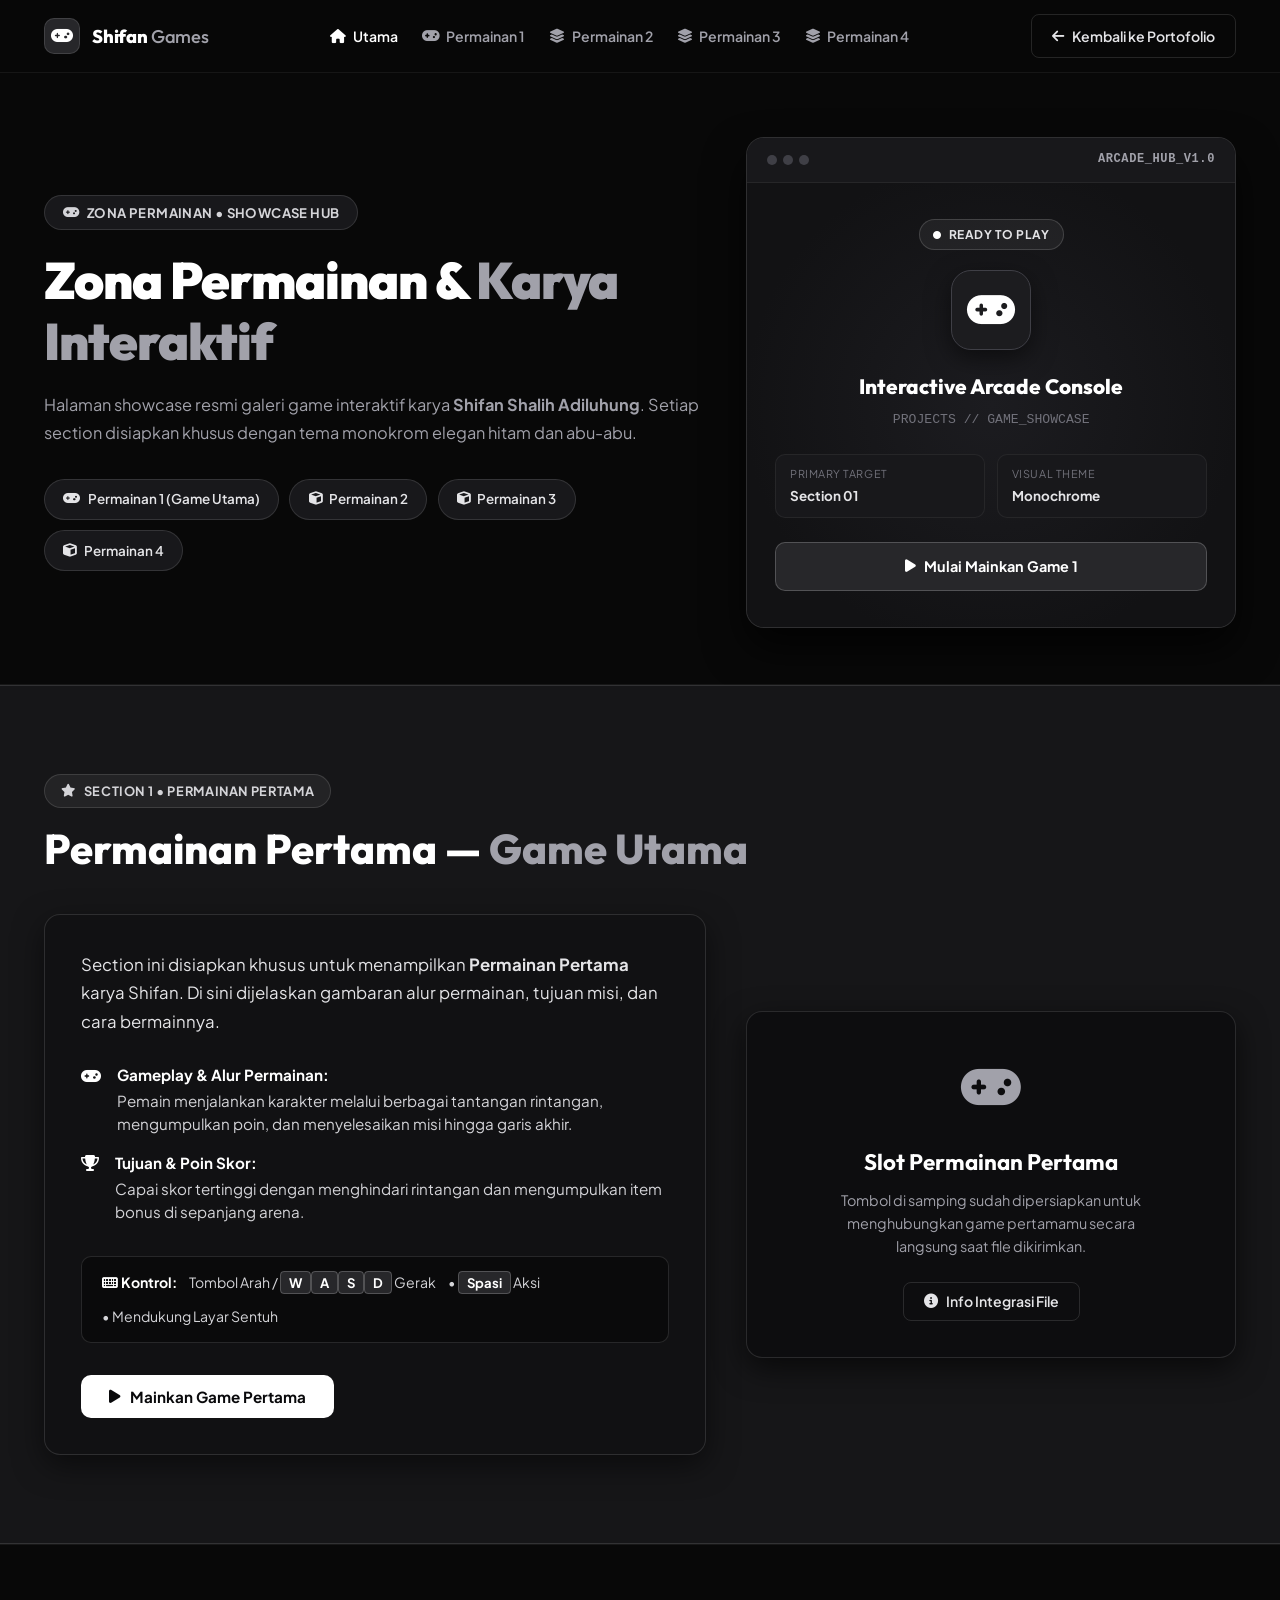
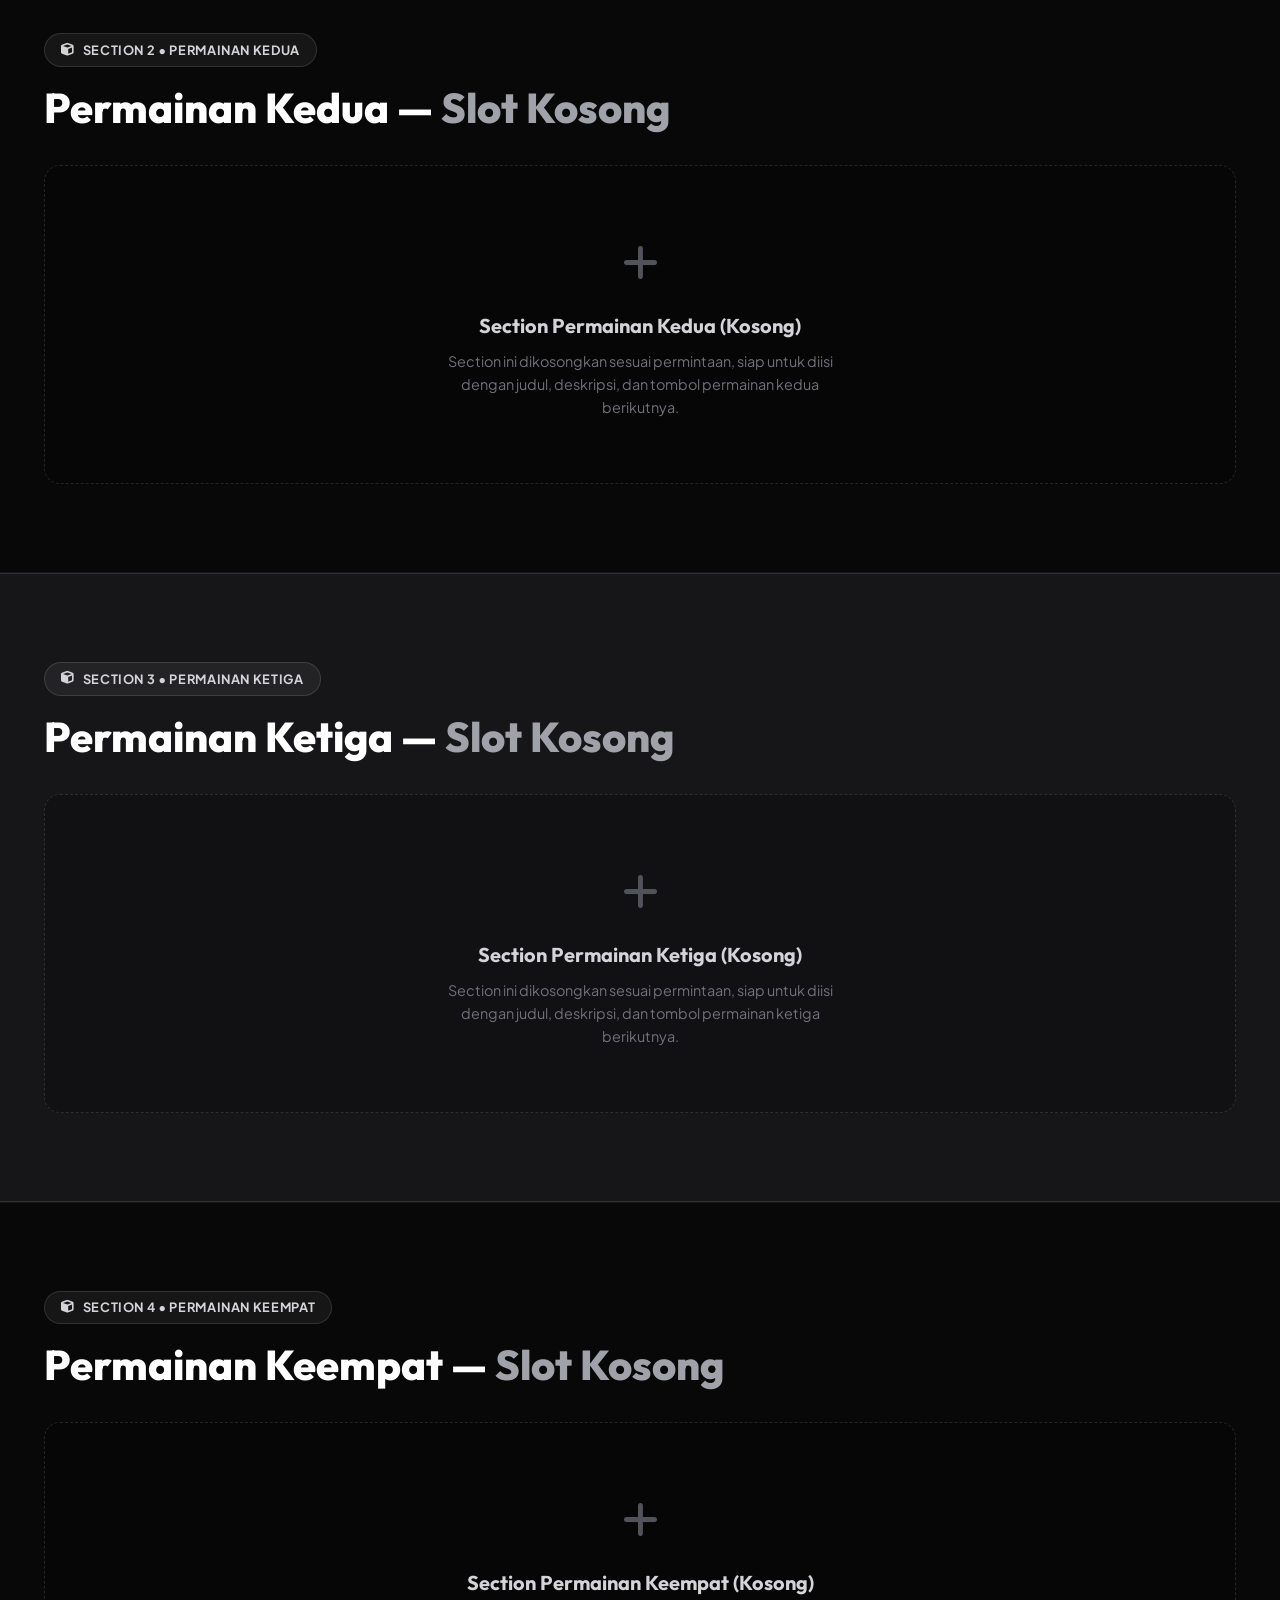
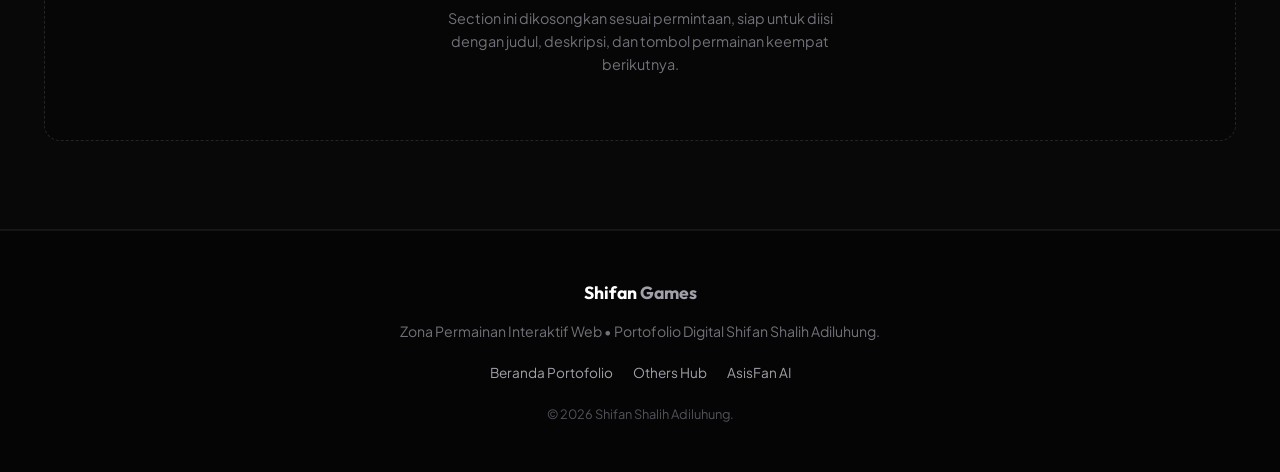
<file: games.html>
<!DOCTYPE html>
<html lang="id">
<head>
    <meta charset="UTF-8">
    <meta name="viewport" content="width=device-width, initial-scale=1.0">
    <meta name="robots" content="noindex, nofollow">
    <title>Zona Permainan — Shifan Shalih Adiluhung</title>

    <!-- Google Fonts -->
    <link rel="preconnect" href="https://fonts.googleapis.com">
    <link rel="preconnect" href="https://fonts.gstatic.com" crossorigin>
    <link href="https://fonts.googleapis.com/css2?family=Outfit:wght@400;500;600;700;800;900&family=Plus+Jakarta+Sans:wght@400;500;600;700;800&display=swap" rel="stylesheet">
    
    <!-- FontAwesome Icons -->
    <link rel="stylesheet" href="https://cdnjs.cloudflare.com/ajax/libs/font-awesome/6.4.0/css/all.min.css">
    
    <!-- Main Portfolio Stylesheet -->
    <link rel="stylesheet" href="styles.css?v=22.0">

    <style>
        /* ========================================================
           MONOCHROME THEME: HITAM & ABU-ABU BERSIH (NO COLOR / NO PURPLE)
           ======================================================== */
        :root {
            --game-bg-black: #080808;
            --game-bg-gray: #161618;
            --game-card-black: #111113;
            --game-card-gray: #1e1e22;
            --game-border-light: rgba(255, 255, 255, 0.12);
            --game-border-subtle: rgba(255, 255, 255, 0.06);
            --game-text-white: #ffffff;
            --game-text-gray: #a1a1aa;
            --game-text-muted: #71717a;
            --game-font-title: 'Outfit', sans-serif;
        }

        * {
            box-sizing: border-box;
        }

        body {
            background-color: var(--game-bg-black) !important;
            background-image: none !important;
            color: var(--game-text-white);
            font-family: 'Plus Jakarta Sans', sans-serif;
            min-height: 100vh;
            margin: 0;
            padding: 0;
            overflow-x: hidden;
        }

        /* Top Bar Navbar (Monochrome Black & Gray) */
        .arcade-header {
            position: sticky;
            top: 0;
            z-index: 1000;
            background: rgba(8, 8, 8, 0.95);
            backdrop-filter: blur(16px);
            -webkit-backdrop-filter: blur(16px);
            border-bottom: 1px solid var(--game-border-subtle);
            padding: 0.9rem 0;
        }

        .arcade-nav-container {
            display: flex;
            align-items: center;
            justify-content: space-between;
            gap: 1rem;
        }

        .logo-brand-mono {
            display: inline-flex;
            align-items: center;
            gap: 0.75rem;
            text-decoration: none;
            color: var(--game-text-white);
        }

        .logo-badge-mono {
            width: 36px;
            height: 36px;
            border-radius: 10px;
            background: #27272a;
            border: 1px solid var(--game-border-light);
            display: flex;
            align-items: center;
            justify-content: center;
            font-size: 1.1rem;
            color: #ffffff;
        }

        .logo-text-mono {
            font-family: var(--game-font-title);
            font-size: 1.15rem;
            font-weight: 800;
            letter-spacing: -0.01em;
            color: #ffffff;
        }

        .logo-text-mono span {
            color: var(--game-text-gray);
            font-weight: 500;
        }

        .arcade-nav-menu {
            display: flex;
            align-items: center;
            gap: 1.5rem;
            list-style: none;
            margin: 0;
            padding: 0;
        }

        .arcade-nav-link {
            color: var(--game-text-gray);
            text-decoration: none;
            font-size: 0.88rem;
            font-weight: 600;
            display: flex;
            align-items: center;
            gap: 0.4rem;
            transition: color 0.2s ease;
        }

        .arcade-nav-link:hover,
        .arcade-nav-link.active {
            color: #ffffff;
        }

        @media (max-width: 992px) {
            .arcade-nav-menu { display: none; }
        }

        /* Hero Section (Hitam) */
        .arcade-hero {
            padding: 4rem 0 3.5rem;
            background-color: var(--game-bg-black);
            border-bottom: 1px solid var(--game-border-subtle);
            position: relative;
        }

        .arcade-hero-grid {
            display: grid;
            grid-template-columns: 1.15fr 0.85fr;
            gap: 2.5rem;
            align-items: center;
        }

        .hero-badge-mono {
            display: inline-flex;
            align-items: center;
            gap: 0.5rem;
            padding: 0.4rem 1.1rem;
            border-radius: 9999px;
            background: #18181b;
            border: 1px solid var(--game-border-light);
            color: #d4d4d8;
            font-size: 0.82rem;
            font-weight: 700;
            margin-bottom: 1.25rem;
            letter-spacing: 0.03em;
            text-transform: uppercase;
        }

        .arcade-hero-title {
            font-family: var(--game-font-title);
            font-size: clamp(2rem, 4.2vw, 3.2rem);
            font-weight: 900;
            line-height: 1.18;
            margin: 0 0 1.25rem;
            letter-spacing: -0.02em;
            color: #ffffff;
        }

        .arcade-hero-title span {
            color: #a1a1aa;
        }

        .arcade-hero-desc {
            margin: 0 0 2rem;
            color: var(--game-text-gray);
            font-size: 1.02rem;
            line-height: 1.7;
        }

        /* Quick Section Anchors Strip */
        .arcade-quick-strip {
            display: flex;
            align-items: center;
            gap: 0.65rem;
            flex-wrap: wrap;
        }

        .arcade-quick-btn {
            padding: 0.55rem 1.15rem;
            border-radius: 9999px;
            background: #18181b;
            border: 1px solid var(--game-border-light);
            color: #e4e4e7;
            text-decoration: none;
            font-size: 0.84rem;
            font-weight: 600;
            transition: all 0.2s ease;
            display: inline-flex;
            align-items: center;
            gap: 0.45rem;
        }

        .arcade-quick-btn:hover {
            background: #27272a;
            color: #ffffff;
            border-color: rgba(255, 255, 255, 0.25);
        }

        /* Hero Right Visual Console Card (Monochrome) */
        .hero-console-card {
            background: #121214;
            border: 1px solid var(--game-border-light);
            border-radius: 18px;
            overflow: hidden;
            box-shadow: 0 20px 40px rgba(0, 0, 0, 0.7);
            position: relative;
        }

        .console-card-topbar {
            background: #18181b;
            padding: 0.75rem 1.25rem;
            border-bottom: 1px solid var(--game-border-subtle);
            display: flex;
            align-items: center;
            justify-content: space-between;
        }

        .console-dots {
            display: flex;
            gap: 6px;
        }

        .console-dot {
            width: 10px;
            height: 10px;
            border-radius: 50%;
            background: #3f3f46;
        }

        .console-title-tag {
            font-size: 0.75rem;
            color: #a1a1aa;
            font-family: monospace;
            font-weight: 600;
            letter-spacing: 0.05em;
        }

        .console-card-body {
            padding: 2.25rem 1.75rem;
            text-align: center;
            background: radial-gradient(circle at center, #1c1c20 0%, #121214 75%);
        }

        .console-badge-live {
            display: inline-flex;
            align-items: center;
            gap: 0.45rem;
            padding: 0.3rem 0.85rem;
            border-radius: 9999px;
            background: rgba(255, 255, 255, 0.06);
            border: 1px solid rgba(255, 255, 255, 0.15);
            font-size: 0.75rem;
            color: #e4e4e7;
            font-weight: 700;
            letter-spacing: 0.04em;
            margin-bottom: 1.25rem;
        }

        .console-icon-wrap {
            width: 80px;
            height: 80px;
            margin: 0 auto 1.25rem;
            border-radius: 20px;
            background: #1c1c1f;
            border: 1px solid #3f3f46;
            display: flex;
            align-items: center;
            justify-content: center;
            font-size: 2.4rem;
            color: #ffffff;
            box-shadow: 0 8px 24px rgba(0, 0, 0, 0.5);
        }

        .console-card-name {
            font-family: var(--game-font-title);
            font-size: 1.3rem;
            font-weight: 800;
            color: #ffffff;
            margin: 0 0 0.35rem;
        }

        .console-card-sub {
            font-size: 0.82rem;
            color: #71717a;
            margin: 0 0 1.5rem;
            font-family: monospace;
        }

        .console-mini-stats {
            display: grid;
            grid-template-columns: 1fr 1fr;
            gap: 0.75rem;
            margin-bottom: 1.5rem;
            text-align: left;
        }

        .console-stat-box {
            background: #18181b;
            border: 1px solid var(--game-border-subtle);
            border-radius: 10px;
            padding: 0.6rem 0.85rem;
        }

        .console-stat-lbl {
            font-size: 0.68rem;
            color: #71717a;
            text-transform: uppercase;
            letter-spacing: 0.05em;
            display: block;
        }

        .console-stat-val {
            font-size: 0.84rem;
            color: #e4e4e7;
            font-weight: 700;
        }

        .console-action-btn {
            display: inline-flex;
            align-items: center;
            justify-content: center;
            gap: 0.5rem;
            width: 100%;
            padding: 0.75rem;
            border-radius: 10px;
            background: #27272a;
            border: 1px solid rgba(255, 255, 255, 0.2);
            color: #ffffff;
            text-decoration: none;
            font-weight: 700;
            font-size: 0.9rem;
            transition: all 0.2s ease;
        }

        .console-action-btn:hover {
            background: #3f3f46;
            color: #ffffff;
        }

        @media (max-width: 900px) {
            .arcade-hero-grid {
                grid-template-columns: 1fr;
                text-align: center;
            }
            .arcade-quick-strip {
                justify-content: center;
            }
        }

        /* ========================================================
           SECTIONS: ALTERNATING BLACK & GRAY (HITAM & ABU-ABU)
           ======================================================== */
        .game-section {
            padding: 5.5rem 0;
            position: relative;
        }

        /* Section Hitam */
        .section-black {
            background-color: var(--game-bg-black);
            border-top: 1px solid var(--game-border-subtle);
            border-bottom: 1px solid var(--game-border-subtle);
        }

        /* Section Abu-abu */
        .section-gray {
            background-color: var(--game-bg-gray);
            border-top: 1px solid var(--game-border-light);
            border-bottom: 1px solid var(--game-border-light);
        }

        .section-header-tag {
            display: inline-flex;
            align-items: center;
            gap: 0.5rem;
            padding: 0.35rem 1rem;
            border-radius: 9999px;
            background: rgba(255, 255, 255, 0.06);
            border: 1px solid var(--game-border-light);
            font-size: 0.8rem;
            font-weight: 700;
            margin-bottom: 1rem;
            text-transform: uppercase;
            letter-spacing: 0.05em;
            color: #d4d4d8;
        }

        .section-heading-lg {
            font-family: var(--game-font-title);
            font-size: clamp(1.8rem, 3.8vw, 2.6rem);
            font-weight: 800;
            line-height: 1.2;
            color: #ffffff;
            margin: 0 0 1rem;
        }

        .section-heading-lg span {
            color: #a1a1aa;
        }

        .game-layout-grid {
            display: grid;
            grid-template-columns: 1.15fr 0.85fr;
            gap: 2.5rem;
            align-items: center;
            margin-top: 2.5rem;
        }

        @media (max-width: 992px) {
            .game-layout-grid {
                grid-template-columns: 1fr;
                gap: 2rem;
            }
        }

        /* Card Panels (Contrast based on section background) */
        .section-black .game-panel-card {
            background: var(--game-card-gray);
            border: 1px solid var(--game-border-light);
        }

        .section-gray .game-panel-card {
            background: var(--game-card-black);
            border: 1px solid var(--game-border-light);
        }

        .game-panel-card {
            border-radius: 16px;
            padding: 2.25rem;
            box-shadow: 0 10px 30px rgba(0, 0, 0, 0.5);
        }

        .game-desc-lead {
            font-size: 1.05rem;
            color: #e4e4e7;
            line-height: 1.7;
            margin-bottom: 1.75rem;
        }

        .game-spec-list {
            list-style: none;
            padding: 0;
            margin: 0 0 2rem;
            display: flex;
            flex-direction: column;
            gap: 1rem;
        }

        .game-spec-item {
            display: flex;
            align-items: flex-start;
            gap: 1rem;
            color: #d4d4d8;
            font-size: 0.95rem;
            line-height: 1.5;
        }

        .game-spec-item i {
            color: #ffffff;
            margin-top: 0.2rem;
            font-size: 1rem;
        }

        .game-spec-item strong {
            display: block;
            color: #ffffff;
            margin-bottom: 0.2rem;
        }

        /* Controls Pill Box */
        .controls-pill-box-mono {
            background: rgba(0, 0, 0, 0.4);
            border: 1px solid var(--game-border-light);
            border-radius: 10px;
            padding: 0.9rem 1.25rem;
            margin-bottom: 2rem;
            font-size: 0.88rem;
            color: #d4d4d8;
            display: flex;
            flex-wrap: wrap;
            gap: 0.75rem;
            align-items: center;
        }

        .controls-pill-box-mono kbd {
            background: #27272a;
            border: 1px solid rgba(255, 255, 255, 0.2);
            color: #ffffff;
            padding: 0.15rem 0.5rem;
            border-radius: 4px;
            font-family: inherit;
            font-weight: 700;
            font-size: 0.82rem;
        }

        /* Button Monochrome */
        .btn-mono-primary {
            display: inline-flex;
            align-items: center;
            gap: 0.6rem;
            padding: 0.75rem 1.75rem;
            border-radius: 10px;
            background: #ffffff;
            color: #09090b;
            font-size: 0.95rem;
            font-weight: 700;
            text-decoration: none;
            border: none;
            cursor: pointer;
            transition: all 0.2s ease;
        }

        .btn-mono-primary:hover {
            background: #e4e4e7;
            transform: translateY(-2px);
            box-shadow: 0 4px 18px rgba(255, 255, 255, 0.2);
        }

        .btn-mono-outline {
            display: inline-flex;
            align-items: center;
            gap: 0.5rem;
            padding: 0.6rem 1.25rem;
            border-radius: 8px;
            background: transparent;
            color: #e4e4e7;
            font-size: 0.88rem;
            font-weight: 600;
            text-decoration: none;
            border: 1px solid var(--game-border-light);
            cursor: pointer;
            transition: all 0.2s ease;
        }

        .btn-mono-outline:hover {
            background: #27272a;
            color: #ffffff;
            border-color: rgba(255, 255, 255, 0.3);
        }

        /* Cabinet Showcase Frame */
        .cabinet-showcase-mono {
            border-radius: 16px;
            border: 1px solid var(--game-border-light);
            background: #0d0d0f;
            padding: 2.25rem;
            text-align: center;
            box-shadow: 0 10px 30px rgba(0, 0, 0, 0.6);
        }

        .cabinet-icon-mono {
            font-size: 3rem;
            color: #a1a1aa;
            margin-bottom: 1.25rem;
        }

        .cabinet-title-mono {
            font-family: var(--game-font-title);
            font-size: 1.4rem;
            font-weight: 700;
            color: #ffffff;
            margin: 0 0 0.5rem;
        }

        .cabinet-desc-mono {
            font-size: 0.9rem;
            color: var(--game-text-gray);
            line-height: 1.6;
            margin: 0 auto 1.5rem;
            max-width: 320px;
        }

        /* Empty Slot Styling for Sections 2, 3, 4 */
        .empty-slot-box {
            border-radius: 16px;
            border: 1px dashed var(--game-border-light);
            padding: 4rem 2rem;
            text-align: center;
            margin-top: 2rem;
            background: rgba(0, 0, 0, 0.2);
        }

        .empty-slot-icon {
            font-size: 2.5rem;
            color: #52525b;
            margin-bottom: 1rem;
        }

        .empty-slot-title {
            font-family: var(--game-font-title);
            font-size: 1.25rem;
            font-weight: 700;
            color: #d4d4d8;
            margin: 0 0 0.5rem;
        }

        .empty-slot-desc {
            font-size: 0.9rem;
            color: var(--game-text-muted);
            margin: 0 auto;
            max-width: 420px;
            line-height: 1.6;
        }

        /* Modal Dialog */
        .arcade-modal-overlay {
            position: fixed;
            top: 0;
            left: 0;
            width: 100%;
            height: 100%;
            background: rgba(0, 0, 0, 0.85);
            backdrop-filter: blur(8px);
            z-index: 9999;
            display: none;
            align-items: center;
            justify-content: center;
            padding: 1.5rem;
        }

        .arcade-modal-overlay.active {
            display: flex;
        }

        .arcade-modal-card-mono {
            background: #141416;
            border: 1px solid var(--game-border-light);
            border-radius: 16px;
            max-width: 540px;
            width: 100%;
            padding: 2.25rem;
            box-shadow: 0 25px 60px rgba(0, 0, 0, 0.9);
            position: relative;
        }

        .modal-close-btn-mono {
            position: absolute;
            top: 1.25rem;
            right: 1.25rem;
            background: #27272a;
            border: none;
            color: #a1a1aa;
            width: 32px;
            height: 32px;
            border-radius: 50%;
            cursor: pointer;
            display: flex;
            align-items: center;
            justify-content: center;
            font-size: 0.9rem;
            transition: all 0.2s ease;
        }

        .modal-close-btn-mono:hover {
            background: #3f3f46;
            color: #ffffff;
        }

        /* Footer Monochrome */
        .site-footer-mono {
            background: #050505;
            border-top: 1px solid var(--game-border-subtle);
            padding: 3rem 0;
            text-align: center;
        }
    </style>
</head>
<body>

    <!-- Navigation Header (Monochrome) -->
    <header class="arcade-header">
        <div class="container arcade-nav-container">
            <a href="index.html" class="logo-brand-mono">
                <div class="logo-badge-mono">
                    <i class="fa-solid fa-gamepad"></i>
                </div>
                <div class="logo-text-mono">Shifan <span>Games</span></div>
            </a>

            <nav class="arcade-nav-menu">
                <a href="#hero" class="arcade-nav-link active"><i class="fa-solid fa-house"></i> Utama</a>
                <a href="#permainan-1" class="arcade-nav-link"><i class="fa-solid fa-gamepad"></i> Permainan 1</a>
                <a href="#permainan-2" class="arcade-nav-link"><i class="fa-solid fa-layer-group"></i> Permainan 2</a>
                <a href="#permainan-3" class="arcade-nav-link"><i class="fa-solid fa-layer-group"></i> Permainan 3</a>
                <a href="#permainan-4" class="arcade-nav-link"><i class="fa-solid fa-layer-group"></i> Permainan 4</a>
            </nav>

            <div class="header-actions">
                <a href="index.html#projects" class="btn-mono-outline">
                    <i class="fa-solid fa-arrow-left"></i>
                    <span>Kembali ke Portofolio</span>
                </a>
            </div>
        </div>
    </header>

    <main>
        <!-- ==============================================
             HERO SECTION (LATAR: HITAM)
             ============================================== -->
        <section class="arcade-hero" id="hero">
            <div class="container">
                <div class="arcade-hero-grid">
                    <div class="arcade-hero-left">
                        <div class="hero-badge-mono">
                            <i class="fa-solid fa-gamepad"></i>
                            <span>Zona Permainan • Showcase Hub</span>
                        </div>

                        <h1 class="arcade-hero-title">
                            Zona Permainan &amp; <span>Karya Interaktif</span>
                        </h1>

                        <p class="arcade-hero-desc">
                            Halaman showcase resmi galeri game interaktif karya <strong>Shifan Shalih Adiluhung</strong>. Setiap section disiapkan khusus dengan tema monokrom elegan hitam dan abu-abu.
                        </p>

                        <!-- Quick Anchors Strip -->
                        <div class="arcade-quick-strip">
                            <a href="#permainan-1" class="arcade-quick-btn"><i class="fa-solid fa-gamepad"></i> Permainan 1 (Game Utama)</a>
                            <a href="#permainan-2" class="arcade-quick-btn"><i class="fa-solid fa-cube"></i> Permainan 2</a>
                            <a href="#permainan-3" class="arcade-quick-btn"><i class="fa-solid fa-cube"></i> Permainan 3</a>
                            <a href="#permainan-4" class="arcade-quick-btn"><i class="fa-solid fa-cube"></i> Permainan 4</a>
                        </div>
                    </div>

                    <div class="arcade-hero-right">
                        <div class="hero-console-card">
                            <div class="console-card-topbar">
                                <div class="console-dots">
                                    <span class="console-dot"></span>
                                    <span class="console-dot"></span>
                                    <span class="console-dot"></span>
                                </div>
                                <span class="console-title-tag">ARCADE_HUB_V1.0</span>
                            </div>
                            <div class="console-card-body">
                                <div class="console-badge-live">
                                    <i class="fa-solid fa-circle" style="font-size: 0.5rem; color: #ffffff;"></i> READY TO PLAY
                                </div>
                                <div class="console-icon-wrap">
                                    <i class="fa-solid fa-gamepad"></i>
                                </div>
                                <h3 class="console-card-name">Interactive Arcade Console</h3>
                                <p class="console-card-sub">PROJECTS // GAME_SHOWCASE</p>

                                <div class="console-mini-stats">
                                    <div class="console-stat-box">
                                        <span class="console-stat-lbl">Primary Target</span>
                                        <span class="console-stat-val">Section 01</span>
                                    </div>
                                    <div class="console-stat-box">
                                        <span class="console-stat-lbl">Visual Theme</span>
                                        <span class="console-stat-val">Monochrome</span>
                                    </div>
                                </div>

                                <a href="#permainan-1" class="console-action-btn">
                                    <i class="fa-solid fa-play"></i> Mulai Mainkan Game 1
                                </a>
                            </div>
                        </div>
                    </div>
                </div>
            </div>
        </section>

        <!-- ==============================================
             SECTION 1: PERMAINAN PERTAMA (LATAR: ABU-ABU GELAP)
             ============================================== -->
        <section class="game-section section-gray" id="permainan-1">
            <div class="container">
                <div class="section-header-tag">
                    <i class="fa-solid fa-star"></i> Section 1 • Permainan Pertama
                </div>

                <h2 class="section-heading-lg">
                    Permainan Pertama — <span>Game Utama</span>
                </h2>

                <div class="game-layout-grid">
                    <!-- Penjelasan Game Pertama -->
                    <div class="game-panel-card">
                        <p class="game-desc-lead">
                            Section ini disiapkan khusus untuk menampilkan <strong>Permainan Pertama</strong> karya Shifan. Di sini dijelaskan gambaran alur permainan, tujuan misi, dan cara bermainnya.
                        </p>

                        <ul class="game-spec-list">
                            <li class="game-spec-item">
                                <i class="fa-solid fa-gamepad"></i>
                                <div>
                                    <strong>Gameplay &amp; Alur Permainan:</strong>
                                    <span>Pemain menjalankan karakter melalui berbagai tantangan rintangan, mengumpulkan poin, dan menyelesaikan misi hingga garis akhir.</span>
                                </div>
                            </li>
                            <li class="game-spec-item">
                                <i class="fa-solid fa-trophy"></i>
                                <div>
                                    <strong>Tujuan &amp; Poin Skor:</strong>
                                    <span>Capai skor tertinggi dengan menghindari rintangan dan mengumpulkan item bonus di sepanjang arena.</span>
                                </div>
                            </li>
                        </ul>

                        <div class="controls-pill-box-mono">
                            <span style="font-weight: 700; color: #fff;"><i class="fa-solid fa-keyboard"></i> Kontrol:</span>
                            <span>Tombol Arah / <kbd>W</kbd><kbd>A</kbd><kbd>S</kbd><kbd>D</kbd> Gerak</span>
                            <span>• <kbd>Spasi</kbd> Aksi</span>
                            <span>• Mendukung Layar Sentuh</span>
                        </div>

                        <div>
                            <button type="button" class="btn-mono-primary" id="btnLaunchGame1">
                                <i class="fa-solid fa-play"></i> Mainkan Game Pertama
                            </button>
                        </div>
                    </div>

                    <!-- Visual Stage Permainan Pertama -->
                    <div class="cabinet-showcase-mono">
                        <div class="cabinet-icon-mono">
                            <i class="fa-solid fa-gamepad"></i>
                        </div>
                        <h3 class="cabinet-title-mono">Slot Permainan Pertama</h3>
                        <p class="cabinet-desc-mono">
                            Tombol di samping sudah dipersiapkan untuk menghubungkan game pertamamu secara langsung saat file dikirimkan.
                        </p>
                        <button type="button" class="btn-mono-outline" id="btnPreviewCabinet">
                            <i class="fa-solid fa-circle-info"></i> Info Integrasi File
                        </button>
                    </div>
                </div>
            </div>
        </section>

        <!-- ==============================================
             SECTION 2: PERMAINAN KEDUA (LATAR: HITAM)
             ============================================== -->
        <section class="game-section section-black" id="permainan-2">
            <div class="container">
                <div class="section-header-tag">
                    <i class="fa-solid fa-cube"></i> Section 2 • Permainan Kedua
                </div>

                <h2 class="section-heading-lg">
                    Permainan Kedua — <span>Slot Kosong</span>
                </h2>

                <div class="empty-slot-box">
                    <div class="empty-slot-icon">
                        <i class="fa-solid fa-plus"></i>
                    </div>
                    <h3 class="empty-slot-title">Section Permainan Kedua (Kosong)</h3>
                    <p class="empty-slot-desc">
                        Section ini dikosongkan sesuai permintaan, siap untuk diisi dengan judul, deskripsi, dan tombol permainan kedua berikutnya.
                    </p>
                </div>
            </div>
        </section>

        <!-- ==============================================
             SECTION 3: PERMAINAN KETIGA (LATAR: ABU-ABU GELAP)
             ============================================== -->
        <section class="game-section section-gray" id="permainan-3">
            <div class="container">
                <div class="section-header-tag">
                    <i class="fa-solid fa-cube"></i> Section 3 • Permainan Ketiga
                </div>

                <h2 class="section-heading-lg">
                    Permainan Ketiga — <span>Slot Kosong</span>
                </h2>

                <div class="empty-slot-box">
                    <div class="empty-slot-icon">
                        <i class="fa-solid fa-plus"></i>
                    </div>
                    <h3 class="empty-slot-title">Section Permainan Ketiga (Kosong)</h3>
                    <p class="empty-slot-desc">
                        Section ini dikosongkan sesuai permintaan, siap untuk diisi dengan judul, deskripsi, dan tombol permainan ketiga berikutnya.
                    </p>
                </div>
            </div>
        </section>

        <!-- ==============================================
             SECTION 4: PERMAINAN KEEMPAT (LATAR: HITAM)
             ============================================== -->
        <section class="game-section section-black" id="permainan-4">
            <div class="container">
                <div class="section-header-tag">
                    <i class="fa-solid fa-cube"></i> Section 4 • Permainan Keempat
                </div>

                <h2 class="section-heading-lg">
                    Permainan Keempat — <span>Slot Kosong</span>
                </h2>

                <div class="empty-slot-box">
                    <div class="empty-slot-icon">
                        <i class="fa-solid fa-plus"></i>
                    </div>
                    <h3 class="empty-slot-title">Section Permainan Keempat (Kosong)</h3>
                    <p class="empty-slot-desc">
                        Section ini dikosongkan sesuai permintaan, siap untuk diisi dengan judul, deskripsi, dan tombol permainan keempat berikutnya.
                    </p>
                </div>
            </div>
        </section>

    </main>

    <!-- Modal Dialog Permainan Pertama (Monochrome) -->
    <div class="arcade-modal-overlay" id="arcadeModal">
        <div class="arcade-modal-card-mono">
            <button type="button" class="modal-close-btn-mono" id="btnCloseModal" aria-label="Tutup Dialog">
                <i class="fa-solid fa-xmark"></i>
            </button>
            <div style="font-size: 2.2rem; color: #ffffff; margin-bottom: 1rem;"><i class="fa-solid fa-gamepad"></i></div>
            <h3 style="font-family: var(--game-font-title); font-size: 1.5rem; color: #fff; margin: 0 0 0.75rem;">
                Game Pertama Siap Dihubungkan!
            </h3>
            <p style="font-size: 0.95rem; color: #d4d4d8; line-height: 1.65; margin-bottom: 1.5rem;">
                Tombol ini sudah dipersiapkan khusus untuk game pertamamu. Kirimkan file atau kodingan gamenya ke sini, dan tombol ini akan langsung membuka game tersebut secara online!
            </p>
            <div style="display: flex; gap: 0.75rem; justify-content: flex-end;">
                <button type="button" class="btn-mono-primary" id="btnModalOk">Mengerti</button>
            </div>
        </div>
    </div>

    <!-- Footer Monochrome -->
    <footer class="site-footer-mono">
        <div class="container text-center">
            <div style="font-family: var(--game-font-title); font-size: 1.1rem; font-weight: 700; color: #fff; margin-bottom: 0.75rem;">
                Shifan <span style="color: #a1a1aa;">Games</span>
            </div>
            <p style="font-size: 0.88rem; color: #71717a; margin-bottom: 1.25rem;">
                Zona Permainan Interaktif Web • Portofolio Digital Shifan Shalih Adiluhung.
            </p>
            <div style="display: flex; gap: 1.25rem; justify-content: center; flex-wrap: wrap; margin-bottom: 1.25rem;">
                <a href="index.html" style="color: #a1a1aa; text-decoration: none; font-size: 0.85rem;">Beranda Portofolio</a>
                <a href="others.html" style="color: #a1a1aa; text-decoration: none; font-size: 0.85rem;">Others Hub</a>
                <a href="asisfan.html" style="color: #a1a1aa; text-decoration: none; font-size: 0.85rem;">AsisFan AI</a>
            </div>
            <div style="font-size: 0.8rem; color: #52525b;">
                &copy; 2026 Shifan Shalih Adiluhung.
            </div>
        </div>
    </footer>

    <!-- Minimal Script for Modal Dialog & Active Link -->
    <script src="games.js?v=3.0"></script>
</body>
</html>
</file>
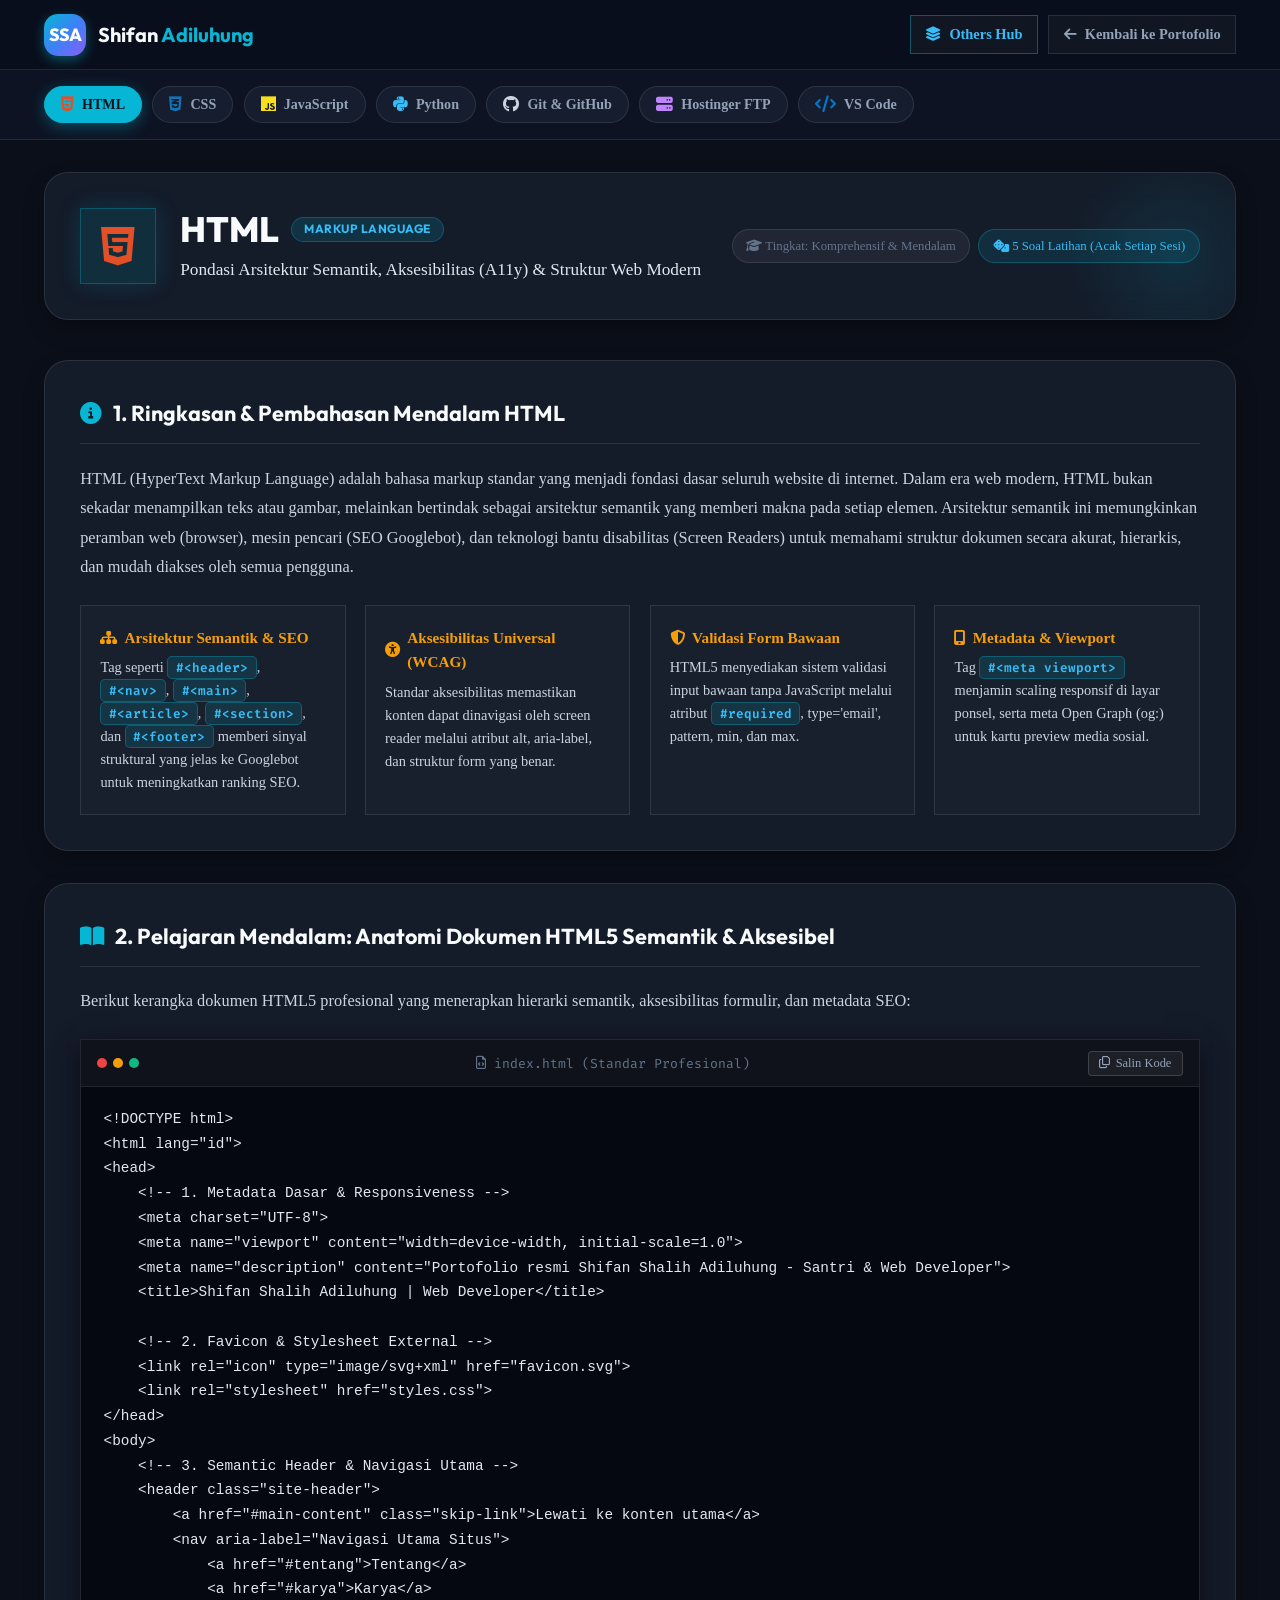
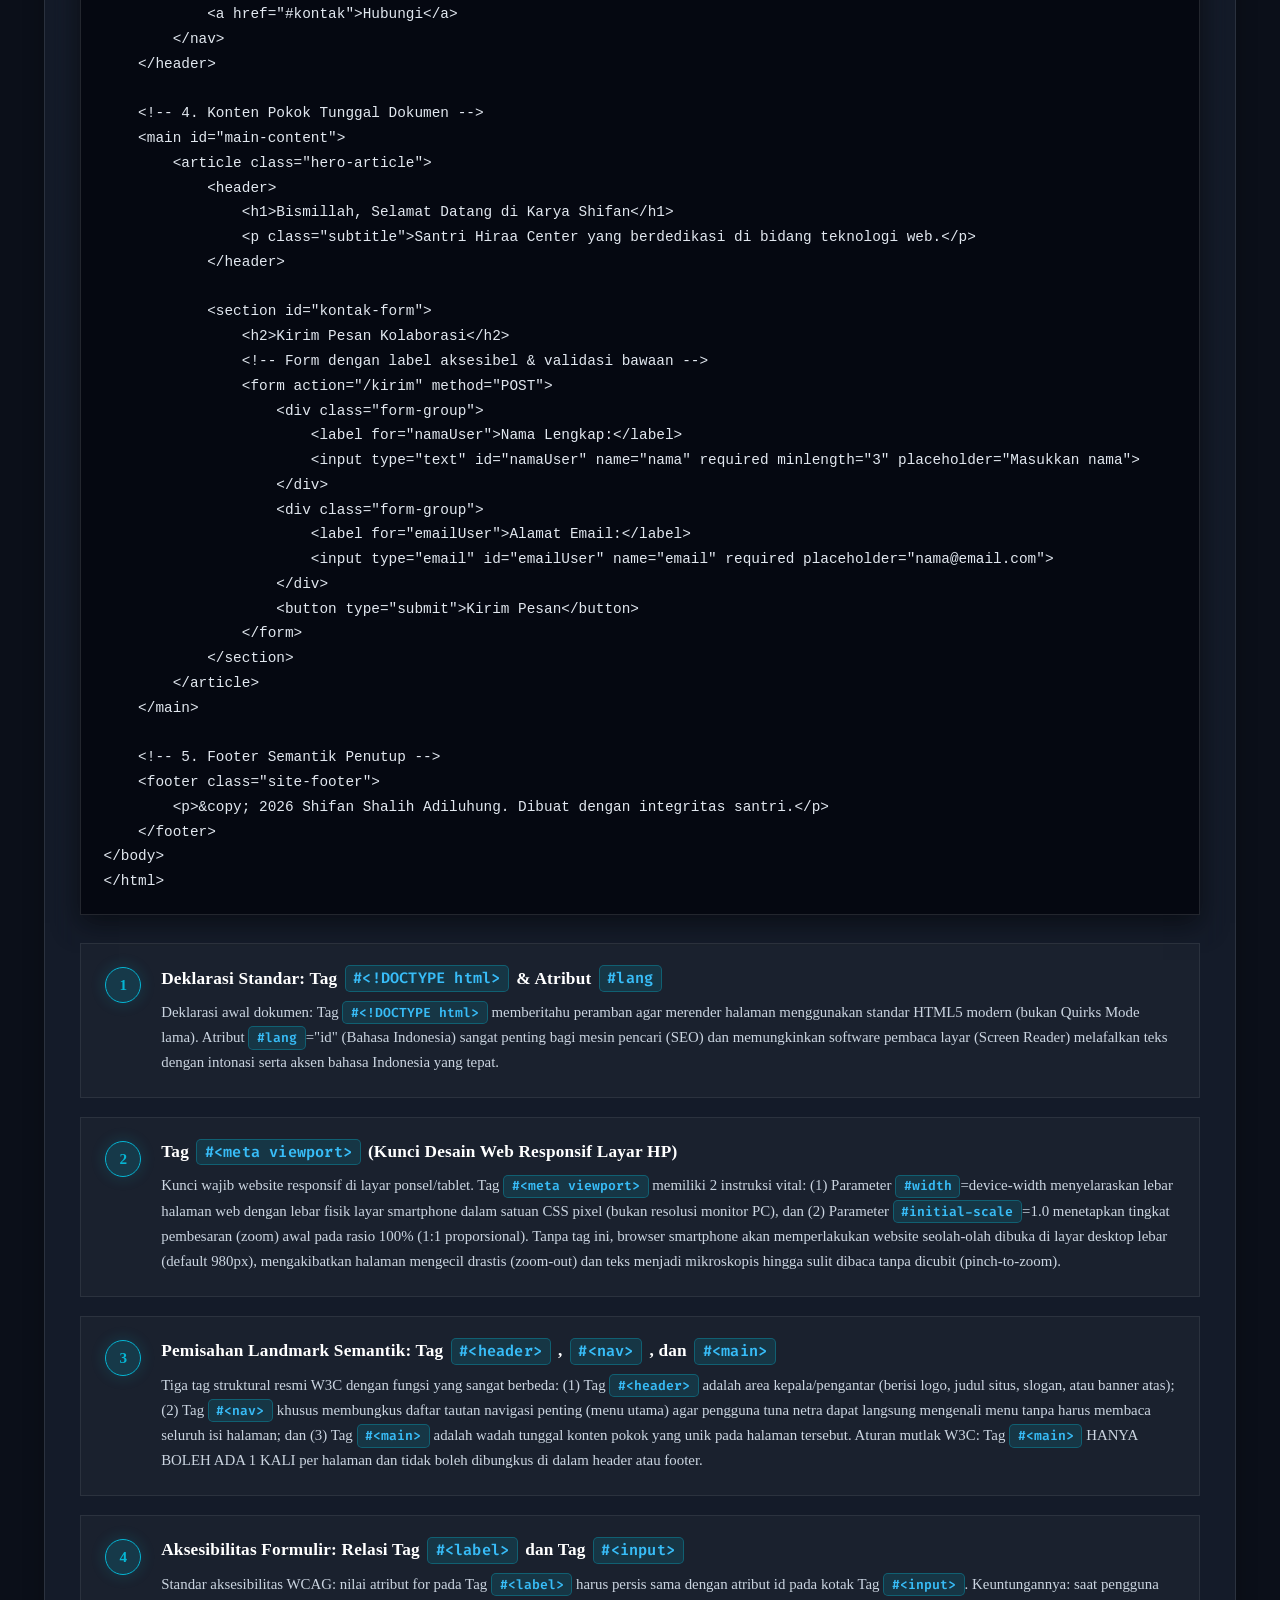
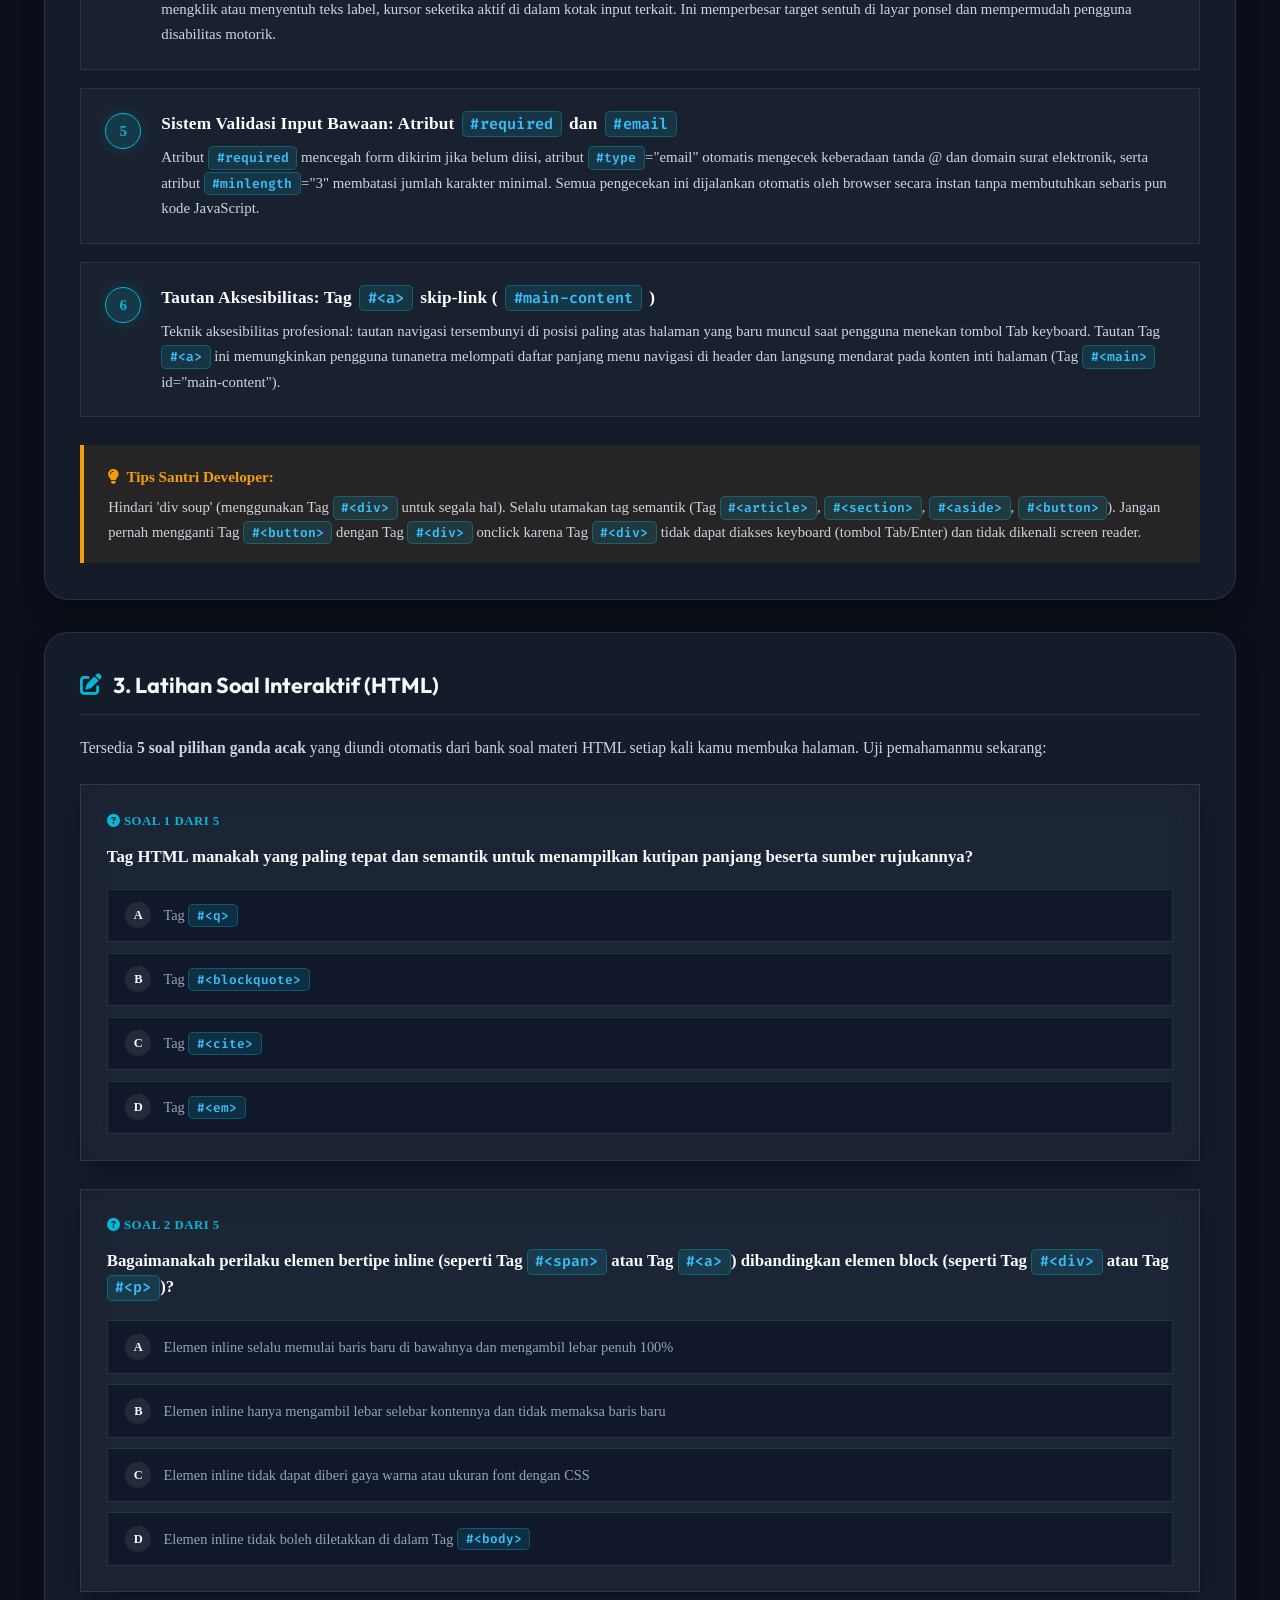
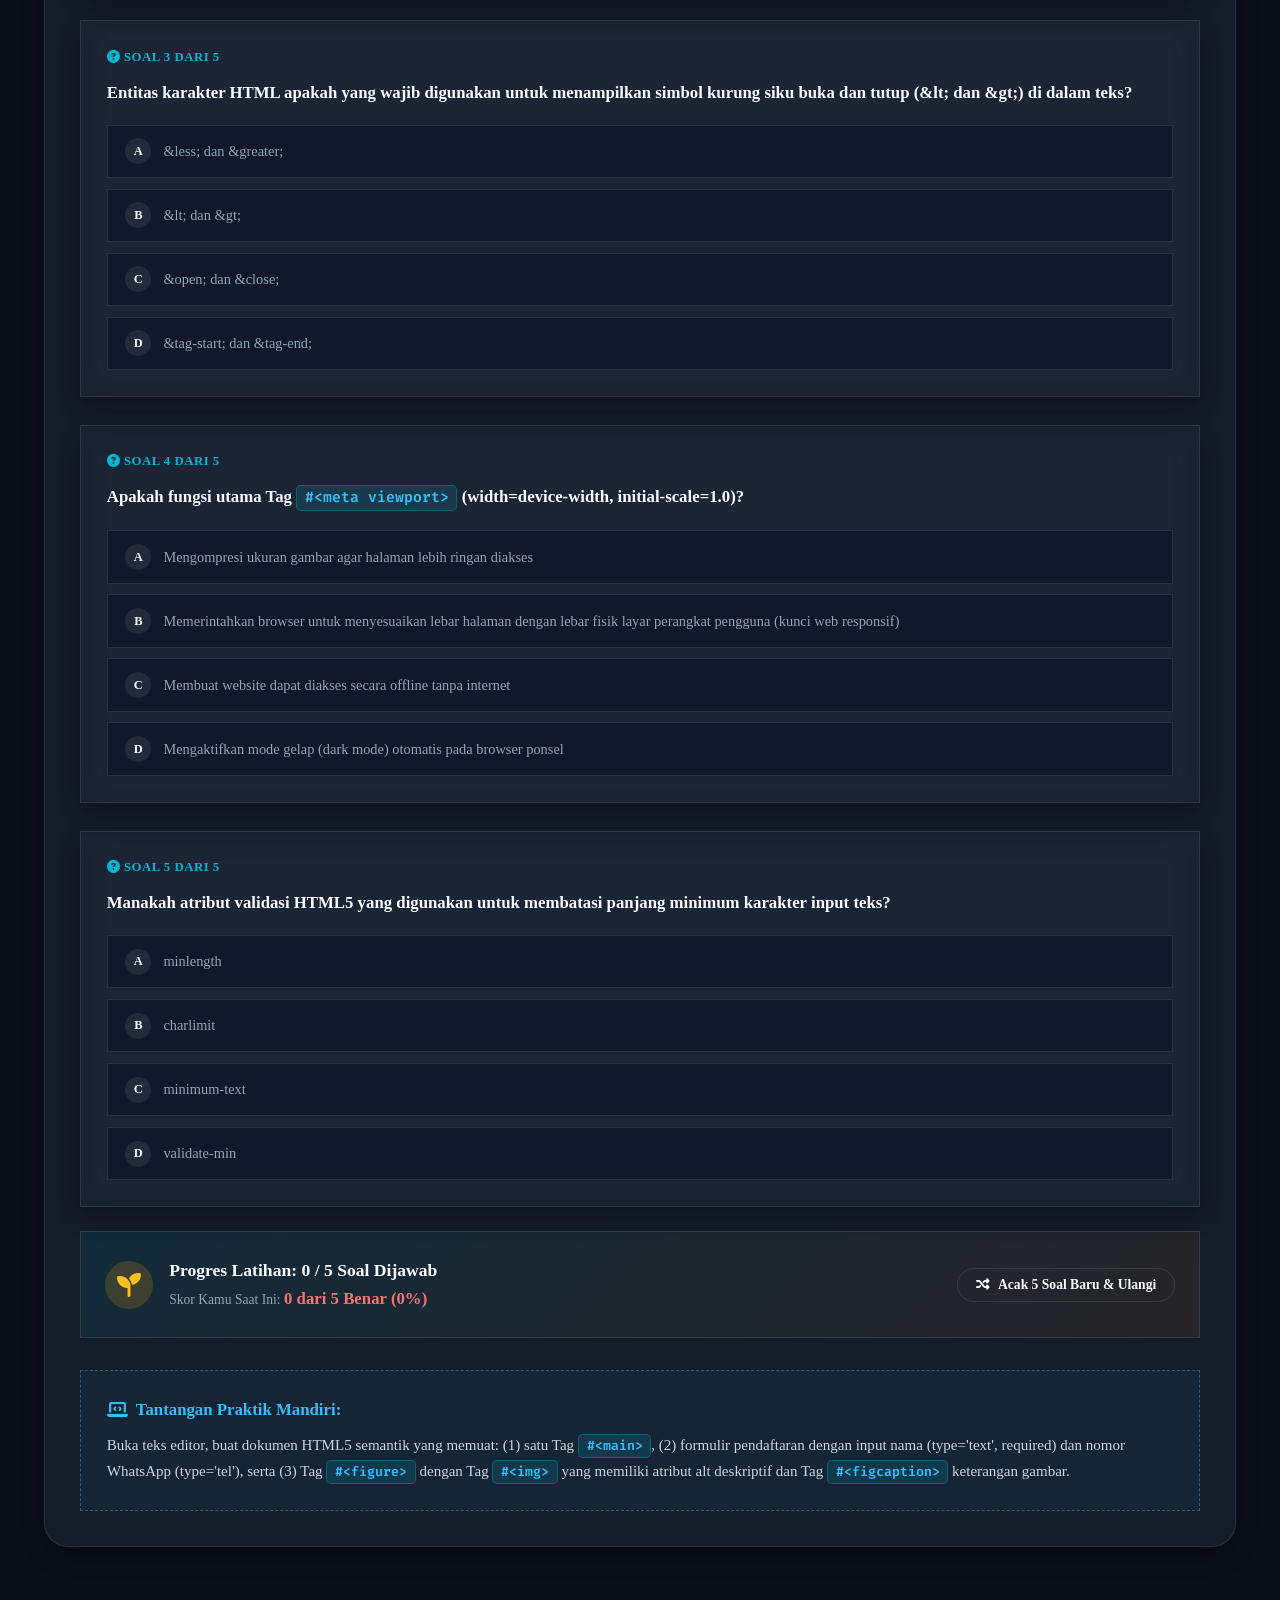
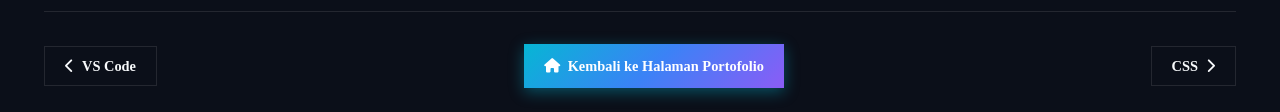
<file: learn.html>
<!DOCTYPE html>
<html lang="id">
<head>
    <meta charset="UTF-8">
    <meta name="viewport" content="width=device-width, initial-scale=1.0">
    <title>Modul Belajar & Latihan Soal Tools - Shifan Shalih Adiluhung</title>
    <meta name="description" content="Pelajari dasar-dasar HTML, CSS, JavaScript, Python, Git & GitHub, Hostinger FTP, dan VS Code lengkap dengan penjelasan singkat, materi pembuka, dan kuis latihan soal interaktif.">

    <!-- Google Fonts -->
    <link rel="preconnect" href="https://fonts.googleapis.com">
    <link rel="preconnect" href="https://fonts.gstatic.com" crossorigin>
    <link href="https://fonts.googleapis.com/css2?family=Fira+Code:wght@400;500;600&family=Inter:wght@300;400;500;600;700&family=Outfit:wght@400;500;600;700;800&display=swap" rel="stylesheet">

    <!-- Font Awesome Icons -->
    <link rel="stylesheet" href="https://cdnjs.cloudflare.com/ajax/libs/font-awesome/6.4.0/css/all.min.css">

    <!-- Main Stylesheet -->
    <link rel="stylesheet" href="styles.css?v=23.0">

    <style>
        /* Dedicated Learning Portal Custom Styles */
        body.learn-page {
            background-color: var(--bg-primary);
            color: var(--text-primary);
            font-family: var(--font-main);
            line-height: 1.6;
            min-height: 100vh;
            display: flex;
            flex-direction: column;
        }

        .learn-topbar {
            position: sticky;
            top: 0;
            z-index: 100;
            background: rgba(10, 15, 29, 0.88);
            backdrop-filter: blur(14px);
            border-bottom: 1px solid var(--border-color);
            padding: 0.85rem 0;
        }

        .learn-topbar-inner {
            display: flex;
            align-items: center;
            justify-content: space-between;
            gap: 1rem;
        }

        .learn-back-btn {
            display: inline-flex;
            align-items: center;
            gap: 0.5rem;
            color: var(--text-secondary);
            text-decoration: none;
            font-size: 0.9rem;
            font-weight: 600;
            padding: 0.45rem 0.9rem;
            border-radius: var(--border-radius-sm);
            border: 1px solid var(--border-color);
            background: rgba(255, 255, 255, 0.03);
            transition: all 0.25s ease;
        }

        .learn-back-btn:hover {
            color: var(--primary-color);
            border-color: var(--primary-color);
            background: rgba(6, 182, 212, 0.1);
            transform: translateX(-3px);
        }

        /* Tool Tabs Selector Strip */
        .tool-nav-strip {
            background: rgba(15, 23, 42, 0.6);
            border-bottom: 1px solid var(--border-color);
            padding: 0.75rem 0;
            overflow-x: auto;
            white-space: nowrap;
        }

        .tool-nav-list {
            display: flex;
            gap: 0.65rem;
            align-items: center;
            padding: 0.25rem 0;
        }

        .tool-nav-btn {
            display: inline-flex;
            align-items: center;
            gap: 0.5rem;
            padding: 0.55rem 1rem;
            border-radius: 30px;
            border: 1px solid var(--border-color);
            background: var(--bg-card);
            color: var(--text-secondary);
            font-size: 0.88rem;
            font-weight: 600;
            cursor: pointer;
            text-decoration: none;
            transition: all 0.25s cubic-bezier(0.16, 1, 0.3, 1);
            flex-shrink: 0;
        }

        .tool-nav-btn i {
            font-size: 1.05rem;
        }

        .tool-nav-btn:hover {
            color: var(--text-primary);
            border-color: rgba(6, 182, 212, 0.4);
            transform: translateY(-2px);
        }

        .tool-nav-btn.active {
            color: #0b1120;
            background: var(--primary-color);
            border-color: var(--primary-color);
            box-shadow: 0 4px 15px rgba(6, 182, 212, 0.35);
            font-weight: 700;
        }

        /* Hero Banner of Selected Tool */
        .learn-hero-card {
            margin-top: 2rem;
            padding: 2.2rem;
            display: flex;
            align-items: center;
            justify-content: space-between;
            flex-wrap: wrap;
            gap: 1.5rem;
            position: relative;
            overflow: hidden;
        }

        .learn-hero-card::after {
            content: '';
            position: absolute;
            right: -50px;
            bottom: -50px;
            width: 220px;
            height: 220px;
            background: radial-gradient(circle, rgba(6, 182, 212, 0.12) 0%, transparent 70%);
            pointer-events: none;
        }

        .learn-hero-meta {
            display: flex;
            align-items: center;
            gap: 1.5rem;
        }

        .learn-hero-icon {
            width: 76px;
            height: 76px;
            border-radius: var(--border-radius-lg);
            background: rgba(6, 182, 212, 0.12);
            border: 1px solid rgba(6, 182, 212, 0.3);
            display: flex;
            align-items: center;
            justify-content: center;
            font-size: 2.8rem;
            color: var(--primary-color);
            box-shadow: 0 0 25px rgba(6, 182, 212, 0.2);
            flex-shrink: 0;
        }

        .learn-hero-title h1 {
            font-family: var(--font-heading);
            font-size: 2.2rem;
            font-weight: 800;
            line-height: 1.2;
            color: var(--text-primary);
            display: flex;
            align-items: center;
            gap: 0.75rem;
            flex-wrap: wrap;
        }

        .learn-badge {
            font-size: 0.75rem;
            padding: 0.25rem 0.75rem;
            border-radius: 20px;
            font-weight: 700;
            text-transform: uppercase;
            letter-spacing: 0.5px;
        }

        .learn-badge-cyan {
            background: rgba(6, 182, 212, 0.15);
            color: #38bdf8;
            border: 1px solid rgba(6, 182, 212, 0.3);
        }

        .learn-badge-gold {
            background: rgba(245, 158, 11, 0.15);
            color: #fbbf24;
            border: 1px solid rgba(245, 158, 11, 0.3);
        }

        .learn-badge-green {
            background: rgba(16, 185, 129, 0.15);
            color: #34d399;
            border: 1px solid rgba(16, 185, 129, 0.3);
        }

        /* Learning Grid Sections */
        .learn-grid {
            display: grid;
            grid-template-columns: 1fr;
            gap: 2rem;
            margin: 2.5rem 0 4rem;
        }

        .learn-section-box {
            padding: 2.2rem;
        }

        .section-tag-heading {
            display: flex;
            align-items: center;
            gap: 0.65rem;
            font-size: 1.35rem;
            font-family: var(--font-heading);
            font-weight: 700;
            color: var(--text-primary);
            margin-bottom: 1.25rem;
            padding-bottom: 0.75rem;
            border-bottom: 1px solid var(--border-color);
        }

        .section-tag-heading i {
            color: var(--primary-color);
        }

        /* Key Takeaway Cards */
        .takeaway-grid {
            display: grid;
            grid-template-columns: repeat(auto-fit, minmax(240px, 1fr));
            gap: 1.2rem;
            margin-top: 1.5rem;
        }

        .takeaway-card {
            background: rgba(255, 255, 255, 0.02);
            border: 1px solid var(--border-color);
            border-radius: var(--border-radius-md);
            padding: 1.2rem;
            display: flex;
            flex-direction: column;
            gap: 0.4rem;
        }

        .takeaway-card h4 {
            color: var(--text-gold);
            font-size: 0.95rem;
            display: flex;
            align-items: center;
            gap: 0.45rem;
        }

        .takeaway-card p {
            color: var(--text-secondary);
            font-size: 0.88rem;
            margin: 0;
            line-height: 1.5;
        }

        /* Code Block Container */
        .code-playground {
            background: #050811;
            border: 1px solid rgba(255, 255, 255, 0.12);
            border-radius: var(--border-radius-md);
            margin: 1.5rem 0;
            overflow: hidden;
            box-shadow: 0 8px 25px rgba(0, 0, 0, 0.5);
        }

        .code-header {
            background: rgba(255, 255, 255, 0.04);
            border-bottom: 1px solid rgba(255, 255, 255, 0.08);
            padding: 0.65rem 1rem;
            display: flex;
            align-items: center;
            justify-content: space-between;
        }

        .code-title {
            font-family: 'Fira Code', monospace;
            font-size: 0.82rem;
            color: var(--text-muted);
            display: flex;
            align-items: center;
            gap: 0.5rem;
        }

        .code-dots {
            display: flex;
            gap: 6px;
        }

        .code-dot {
            width: 10px;
            height: 10px;
            border-radius: 50%;
        }

        .dot-red { background: #ef4444; }
        .dot-yellow { background: #f59e0b; }
        .dot-green { background: #10b981; }

        .copy-btn {
            background: rgba(255, 255, 255, 0.06);
            border: 1px solid rgba(255, 255, 255, 0.15);
            color: var(--text-secondary);
            font-size: 0.78rem;
            padding: 0.25rem 0.65rem;
            border-radius: 4px;
            cursor: pointer;
            display: inline-flex;
            align-items: center;
            gap: 0.35rem;
            transition: all 0.2s ease;
        }

        .copy-btn:hover {
            color: var(--primary-color);
            border-color: var(--primary-color);
            background: rgba(6, 182, 212, 0.1);
        }

        .code-content {
            padding: 1.25rem 1.4rem;
            margin: 0;
            font-family: 'Fira Code', monospace;
            font-size: 0.9rem;
            line-height: 1.65;
            color: #e2e8f0;
            overflow-x: auto;
        }

        /* Step by Step Breakdown List */
        .step-list {
            display: flex;
            flex-direction: column;
            gap: 1.15rem;
            margin-top: 1.75rem;
        }

        .step-item {
            display: flex;
            gap: 1.25rem;
            align-items: flex-start;
            background: rgba(255, 255, 255, 0.025);
            border: 1px solid rgba(255, 255, 255, 0.08);
            border-radius: var(--border-radius-md);
            padding: 1.35rem 1.5rem;
            transition: all 0.25s ease;
        }

        .step-item:hover {
            background: rgba(255, 255, 255, 0.045);
            border-color: rgba(6, 182, 212, 0.35);
            transform: translateX(4px);
        }

        .step-num {
            width: 36px;
            height: 36px;
            border-radius: 50%;
            background: rgba(6, 182, 212, 0.16);
            border: 1.5px solid var(--primary-color);
            color: var(--primary-color);
            display: flex;
            align-items: center;
            justify-content: center;
            font-weight: 800;
            font-size: 0.95rem;
            flex-shrink: 0;
            margin-top: 2px;
            box-shadow: 0 0 15px rgba(6, 182, 212, 0.2);
        }

        .step-body {
            flex-grow: 1;
        }

        .step-body h5 {
            color: #ffffff;
            font-size: 1.08rem;
            font-weight: 700;
            margin-bottom: 0.5rem;
            line-height: 1.5;
            display: flex;
            align-items: center;
            flex-wrap: wrap;
            gap: 0.45rem;
            letter-spacing: 0.2px;
        }

        .step-body p {
            color: #cbd5e1;
            font-size: 0.93rem;
            line-height: 1.7;
            margin: 0;
        }

        /* Inline Code Badge Styling (High Contrast & Clear) */
        .inline-code {
            background: rgba(6, 182, 212, 0.14);
            color: #38bdf8;
            border: 1px solid rgba(6, 182, 212, 0.32);
            padding: 0.12rem 0.48rem;
            border-radius: 5px;
            font-family: 'Fira Code', monospace;
            font-size: 0.88em;
            font-weight: 600;
            word-break: break-word;
            display: inline-block;
            line-height: 1.35;
        }

        /* Hero Subtitle */
        .learn-hero-subtitle {
            color: #e2e8f0;
            font-size: 1.08rem;
            font-weight: 500;
            margin-top: 0.4rem;
            line-height: 1.55;
        }

        /* Lesson Description */
        .lesson-desc {
            font-size: 1.02rem;
            color: #cbd5e1;
            line-height: 1.75;
            margin-bottom: 1.25rem;
        }

        /* Pro Tip Callout */
        .pro-tip-box {
            background: rgba(245, 158, 11, 0.08);
            border-left: 4px solid var(--text-gold);
            padding: 1.2rem 1.5rem;
            border-radius: 0 var(--border-radius-md) var(--border-radius-md) 0;
            margin-top: 1.75rem;
        }

        .pro-tip-box h5 {
            color: var(--text-gold);
            font-size: 0.95rem;
            margin-bottom: 0.4rem;
            display: flex;
            align-items: center;
            gap: 0.45rem;
        }

        .pro-tip-box p {
            color: var(--text-secondary);
            font-size: 0.88rem;
            margin: 0;
            line-height: 1.55;
        }

        /* Interactive Quiz Engine */
        .quiz-container {
            display: flex;
            flex-direction: column;
            gap: 1.75rem;
            margin-top: 1.5rem;
        }

        .quiz-item-card {
            background: rgba(255, 255, 255, 0.02);
            border: 1px solid var(--border-color);
            border-radius: var(--border-radius-lg);
            padding: 1.6rem;
            transition: border-color 0.25s ease;
        }

        .quiz-item-header {
            display: flex;
            align-items: center;
            justify-content: space-between;
            margin-bottom: 0.85rem;
        }

        .quiz-q-num {
            font-size: 0.8rem;
            font-weight: 700;
            text-transform: uppercase;
            color: var(--primary-color);
            letter-spacing: 0.5px;
        }

        .quiz-item-card h4 {
            font-size: 1.05rem;
            font-weight: 600;
            color: var(--text-primary);
            margin-bottom: 1.2rem;
            line-height: 1.45;
        }

        .quiz-options {
            display: flex;
            flex-direction: column;
            gap: 0.65rem;
        }

        .quiz-opt-btn {
            background: rgba(15, 23, 42, 0.8);
            border: 1px solid rgba(255, 255, 255, 0.1);
            color: var(--text-secondary);
            padding: 0.8rem 1.1rem;
            border-radius: var(--border-radius-md);
            text-align: left;
            font-size: 0.9rem;
            cursor: pointer;
            transition: all 0.2s cubic-bezier(0.16, 1, 0.3, 1);
            display: flex;
            align-items: center;
            gap: 0.75rem;
            width: 100%;
        }

        .quiz-opt-btn:hover:not(:disabled) {
            background: rgba(6, 182, 212, 0.1);
            border-color: rgba(6, 182, 212, 0.4);
            color: var(--text-primary);
            transform: translateX(4px);
        }

        .opt-letter {
            width: 26px;
            height: 26px;
            border-radius: 50%;
            background: rgba(255, 255, 255, 0.08);
            display: flex;
            align-items: center;
            justify-content: center;
            font-weight: 700;
            font-size: 0.78rem;
            color: var(--text-primary);
            flex-shrink: 0;
        }

        /* Feedback States */
        .quiz-opt-btn.correct {
            background: rgba(16, 185, 129, 0.2) !important;
            border-color: #10b981 !important;
            color: #a7f3d0 !important;
            font-weight: 600;
        }

        .quiz-opt-btn.correct .opt-letter {
            background: #10b981;
            color: #0b1120;
        }

        .quiz-opt-btn.wrong {
            background: rgba(239, 68, 68, 0.2) !important;
            border-color: #ef4444 !important;
            color: #fca5a5 !important;
        }

        .quiz-opt-btn.wrong .opt-letter {
            background: #ef4444;
            color: #fff;
        }

        .quiz-feedback-box {
            margin-top: 1rem;
            padding: 0.9rem 1.1rem;
            border-radius: var(--border-radius-sm);
            font-size: 0.86rem;
            line-height: 1.5;
            display: none;
            animation: fadeIn 0.3s ease;
        }

        .quiz-feedback-box.show {
            display: block;
        }

        .quiz-feedback-correct {
            background: rgba(16, 185, 129, 0.12);
            border: 1px solid rgba(16, 185, 129, 0.3);
            color: #6ee7b7;
        }

        .quiz-feedback-wrong {
            background: rgba(239, 68, 68, 0.12);
            border: 1px solid rgba(239, 68, 68, 0.3);
            color: #fca5a5;
        }

        /* Quiz Score & Reset Board */
        .quiz-score-board {
            background: linear-gradient(135deg, rgba(6, 182, 212, 0.1), rgba(245, 158, 11, 0.08));
            border: 1px solid var(--border-color);
            border-radius: var(--border-radius-lg);
            padding: 1.5rem;
            display: flex;
            align-items: center;
            justify-content: space-between;
            flex-wrap: wrap;
            gap: 1rem;
            margin-top: 1.5rem;
        }

        .score-info {
            display: flex;
            align-items: center;
            gap: 1rem;
        }

        .score-trophy {
            width: 48px;
            height: 48px;
            border-radius: 50%;
            background: rgba(245, 158, 11, 0.18);
            color: #fbbf24;
            display: flex;
            align-items: center;
            justify-content: center;
            font-size: 1.5rem;
        }

        .score-text h4 {
            font-size: 1.1rem;
            color: var(--text-primary);
            margin-bottom: 0.15rem;
        }

        .score-text p {
            font-size: 0.85rem;
            color: var(--text-secondary);
            margin: 0;
        }

        /* Challenge Task Card */
        .challenge-card {
            background: rgba(56, 189, 248, 0.06);
            border: 1px dashed rgba(56, 189, 248, 0.4);
            border-radius: var(--border-radius-lg);
            padding: 1.6rem;
            margin-top: 2rem;
        }

        .challenge-card h4 {
            color: #38bdf8;
            font-size: 1.05rem;
            margin-bottom: 0.6rem;
            display: flex;
            align-items: center;
            gap: 0.5rem;
        }

        .challenge-card p {
            color: var(--text-secondary);
            font-size: 0.9rem;
            margin: 0;
            line-height: 1.6;
        }

        /* Bottom Tool Pager */
        .learn-pager {
            display: flex;
            justify-content: space-between;
            align-items: center;
            flex-wrap: wrap;
            gap: 1rem;
            padding: 2rem 0;
            border-top: 1px solid var(--border-color);
            margin-top: 2rem;
        }

        .pager-btn {
            display: inline-flex;
            align-items: center;
            gap: 0.5rem;
            padding: 0.65rem 1.25rem;
            border-radius: var(--border-radius-md);
            font-size: 0.9rem;
            font-weight: 600;
            text-decoration: none;
            cursor: pointer;
            transition: all 0.25s ease;
        }

        @media (max-width: 768px) {
            .learn-hero-card { padding: 1.5rem; }
            .learn-hero-icon { width: 60px; height: 60px; font-size: 2.2rem; }
            .learn-hero-title h1 { font-size: 1.65rem; }
            .learn-section-box { padding: 1.4rem; }
            .quiz-score-board { flex-direction: column; align-items: flex-start; }
            .learn-pager { flex-direction: column; align-items: stretch; }
            .pager-btn { justify-content: center; }
        }
    </style>
</head>
<body class="learn-page">

    <!-- Sticky Top Navigation -->
    <header class="learn-topbar">
        <div class="container learn-topbar-inner">
            <a href="index.html" class="logo-brand">
                <div class="logo-badge">SSA</div>
                <span class="logo-text">Shifan <span class="highlight">Adiluhung</span></span>
            </a>

            <div style="display: flex; gap: 0.65rem; align-items: center;">
                <a href="others.html" class="learn-back-btn" style="border-color: rgba(6, 182, 212, 0.4); color: #38bdf8;" title="Materi Khusus & Showcase (Others)">
                    <i class="fa-solid fa-layer-group"></i>
                    <span>Others Hub</span>
                </a>
                <a href="index.html#tools" class="learn-back-btn" title="Kembali ke Bagian Tools Portofolio">
                    <i class="fa-solid fa-arrow-left"></i>
                    <span>Kembali ke Portofolio</span>
                </a>
            </div>
        </div>
    </header>

    <!-- Horizontal Tool Selector Strip -->
    <nav class="tool-nav-strip" aria-label="Pilih Tool Pembelajaran">
        <div class="container">
            <div class="tool-nav-list" id="toolNavList">
                <button type="button" class="tool-nav-btn" data-tool="html">
                    <i class="fa-brands fa-html5" style="color: #e34f26;"></i>
                    <span>HTML</span>
                </button>
                <button type="button" class="tool-nav-btn" data-tool="css">
                    <i class="fa-brands fa-css3-alt" style="color: #1572b6;"></i>
                    <span>CSS</span>
                </button>
                <button type="button" class="tool-nav-btn" data-tool="javascript">
                    <i class="fa-brands fa-js" style="color: #f7df1e;"></i>
                    <span>JavaScript</span>
                </button>
                <button type="button" class="tool-nav-btn" data-tool="python">
                    <i class="fa-brands fa-python" style="color: #38bdf8;"></i>
                    <span>Python</span>
                </button>
                <button type="button" class="tool-nav-btn" data-tool="git">
                    <i class="fa-brands fa-github" style="color: #cbd5e1;"></i>
                    <span>Git &amp; GitHub</span>
                </button>
                <button type="button" class="tool-nav-btn" data-tool="hostinger">
                    <i class="fa-solid fa-server" style="color: #c084fc;"></i>
                    <span>Hostinger FTP</span>
                </button>
                <button type="button" class="tool-nav-btn" data-tool="vscode">
                    <i class="fa-solid fa-code" style="color: #007acc;"></i>
                    <span>VS Code</span>
                </button>
            </div>
        </div>
    </nav>

    <!-- Main Content Container -->
    <main class="container flex-grow-1" style="padding-bottom: 3rem;">
        
        <!-- Tool Header Banner -->
        <div class="learn-hero-card glass-card" id="toolHeroBanner">
            <div class="learn-hero-meta">
                <div class="learn-hero-icon" style="color: #e34f26;">
                    <i class="fa-brands fa-html5"></i>
                </div>
                <div class="learn-hero-title">
                    <h1>
                        <span>HTML</span>
                        <span class="learn-badge learn-badge-cyan">Markup Language</span>
                    </h1>
                    <p class="learn-hero-subtitle">
                        Pondasi Arsitektur Semantik, Aksesibilitas (A11y) &amp; Struktur Web Modern
                    </p>
                </div>
            </div>
            <div style="display: flex; gap: 0.5rem; flex-wrap: wrap;">
                <span class="badge" style="background: rgba(255, 255, 255, 0.05); color: var(--text-muted); border: 1px solid var(--border-color); font-size: 0.8rem; padding: 0.35rem 0.85rem; border-radius: 20px;">
                    <i class="fa-solid fa-graduation-cap"></i> Tingkat: Komprehensif &amp; Mendalam
                </span>
                <span class="badge" style="background: rgba(6, 182, 212, 0.12); color: #38bdf8; border: 1px solid rgba(6, 182, 212, 0.3); font-size: 0.8rem; padding: 0.35rem 0.85rem; border-radius: 20px;">
                    <i class="fa-solid fa-dice"></i> 5 Soal Latihan (Acak Setiap Sesi)
                </span>
            </div>
        </div>

        <!-- 3 Essential Sections Grid -->
        <div class="learn-grid">
            
            <!-- SECTION 1: PENJELASAN SINGKAT -->
            <section class="learn-section-box glass-card" id="sectionBrief">
                <div class="section-tag-heading">
                    <i class="fa-solid fa-circle-info"></i>
                    <span>1. Ringkasan &amp; Fungsi HTML</span>
                </div>
                <p style="font-size: 1rem; color: var(--text-secondary); line-height: 1.7; margin-bottom: 1.25rem;">
                    HTML (HyperText Markup Language) adalah bahasa markup standar yang menjadi pondasi dasar seluruh website di internet. Jika diibaratkan membangun rumah, HTML adalah tiang penyangga, dinding, lantai, dan atapnya sebelum rumah tersebut dicat dan dihias.
                </p>
                <div class="takeaway-grid">
                    <div class="takeaway-card">
                        <h4><i class="fa-solid fa-cubes"></i> Penyusun Struktur</h4>
                        <p>Menyusun hierarki dokumen dari judul (heading), paragraf, gambar, formulir, hingga tata letak navigasi.</p>
                    </div>
                    <div class="takeaway-card">
                        <h4><i class="fa-solid fa-tags"></i> Berbasis Tag Semantik</h4>
                        <p>Menggunakan tag semantik seperti &lt;header&gt;, &lt;nav&gt;, &lt;main&gt;, dan &lt;footer&gt; agar ramah mesin pencari (SEO).</p>
                    </div>
                    <div class="takeaway-card">
                        <h4><i class="fa-solid fa-globe"></i> Standar Global W3C</h4>
                        <p>Dapat dieksekusi secara universal oleh semua web browser tanpa memerlukan instalasi compiler tambahan.</p>
                    </div>
                </div>
            </section>

            <!-- SECTION 2: PELAJARAN PEMBUKAAN -->
            <section class="learn-section-box glass-card" id="sectionLesson">
                <div class="section-tag-heading">
                    <i class="fa-solid fa-book-open"></i>
                    <span>2. Pelajaran Pembukaan: Anatomi Dokumen HTML Pertama Kamu</span>
                </div>
                <p style="font-size: 0.95rem; color: var(--text-secondary); line-height: 1.6; margin-bottom: 0.5rem;">
                    Setiap halaman web modern selalu diawali dengan dokumen HTML standar. Mari pelajari kerangka dasar yang wajib kamu ketahui:
                </p>

                <div class="code-playground">
                    <div class="code-header">
                        <div class="code-dots">
                            <span class="code-dot dot-red"></span>
                            <span class="code-dot dot-yellow"></span>
                            <span class="code-dot dot-green"></span>
                        </div>
                        <span class="code-title"><i class="fa-regular fa-file-code"></i> index.html (Struktur Dasar)</span>
                        <button type="button" class="copy-btn" id="copyCodeBtn" data-code="%3C%21DOCTYPE%20html%3E%0A%3Chtml%20lang%3D%22id%22%3E%0A%3Chead%3E%0A%20%20%20%20%3Cmeta%20charset%3D%22UTF-8%22%3E%0A%20%20%20%20%3Cmeta%20name%3D%22viewport%22%20content%3D%22width%3Ddevice-width%2C%20initial-scale%3D1.0%22%3E%0A%20%20%20%20%3Ctitle%3EPortofolio%20Santri%20Developer%3C%2Ftitle%3E%0A%3C%2Fhead%3E%0A%3Cbody%3E%0A%20%20%20%20%3Cheader%3E%0A%20%20%20%20%20%20%20%20%3Ch1%3EHalo%20Dunia%2C%20Saya%20Shifan%21%3C%2Fh1%3E%0A%20%20%20%20%20%20%20%20%3Cp%3ESantri%20di%20Hiraa%20Center%20%26%20Pengembang%20Web%3C%2Fp%3E%0A%20%20%20%20%3C%2Fheader%3E%0A%0A%20%20%20%20%3Cmain%3E%0A%20%20%20%20%20%20%20%20%3Csection%3E%0A%20%20%20%20%20%20%20%20%20%20%20%20%3Ch2%3ETentang%20Saya%3C%2Fh2%3E%0A%20%20%20%20%20%20%20%20%20%20%20%20%3Cp%3EBelajar%20coding%20dengan%20tekun%20untuk%20menebar%20manfaat.%3C%2Fp%3E%0A%20%20%20%20%20%20%20%20%20%20%20%20%3Ca%20href%3D%22https%3A%2F%2Fgithub.com%22%20target%3D%22_blank%22%3EKunjungi%20GitHub%20Saya%3C%2Fa%3E%0A%20%20%20%20%20%20%20%20%3C%2Fsection%3E%0A%20%20%20%20%3C%2Fmain%3E%0A%3C%2Fbody%3E%0A%3C%2Fhtml%3E">
                            <i class="fa-regular fa-copy"></i>
                            <span>Salin Kode</span>
                        </button>
                    </div>
                    <pre class="code-content"><code>&lt;!DOCTYPE html&gt;
&lt;html lang="id"&gt;
&lt;head&gt;
    &lt;meta charset="UTF-8"&gt;
    &lt;meta name="viewport" content="width=device-width, initial-scale=1.0"&gt;
    &lt;title&gt;Portofolio Santri Developer&lt;/title&gt;
&lt;/head&gt;
&lt;body&gt;
    &lt;header&gt;
        &lt;h1&gt;Halo Dunia, Saya Shifan!&lt;/h1&gt;
        &lt;p&gt;Santri di Hiraa Center &amp; Pengembang Web&lt;/p&gt;
    &lt;/header&gt;

    &lt;main&gt;
        &lt;section&gt;
            &lt;h2&gt;Tentang Saya&lt;/h2&gt;
            &lt;p&gt;Belajar coding dengan tekun untuk menebar manfaat.&lt;/p&gt;
            &lt;a href="https://github.com" target="_blank"&gt;Kunjungi GitHub Saya&lt;/a&gt;
        &lt;/section&gt;
    &lt;/main&gt;
&lt;/body&gt;
&lt;/html&gt;</code></pre>
                </div>

                <div class="step-list">
                    <div class="step-item">
                        <div class="step-num">1</div>
                        <div class="step-body">
                            <h5>Deklarasi Standar: Tag <code class="inline-code">#&lt;!DOCTYPE html&gt;</code> &amp; Atribut <code class="inline-code">#lang</code></h5>
                            <p>Deklarasi awal dokumen: Tag <code class="inline-code">#&lt;!DOCTYPE html&gt;</code> memberitahu peramban agar merender halaman menggunakan standar HTML5 modern (bukan Quirks Mode lama). Atribut <code class="inline-code">#lang="id"</code> (Bahasa Indonesia) sangat penting bagi mesin pencari (SEO) dan memungkinkan software pembaca layar (Screen Reader) melafalkan teks dengan intonasi serta aksen bahasa Indonesia yang tepat.</p>
                        </div>
                    </div>
                    <div class="step-item">
                        <div class="step-num">2</div>
                        <div class="step-body">
                            <h5>Tag <code class="inline-code">#&lt;meta viewport&gt;</code> (Kunci Desain Web Responsif Layar HP)</h5>
                            <p>Kunci wajib website responsif di layar ponsel/tablet. Tag <code class="inline-code">#&lt;meta viewport&gt;</code> memiliki 2 instruksi vital: (1) Parameter <code class="inline-code">#width=device-width</code> menyelaraskan lebar halaman web dengan lebar fisik layar smartphone dalam satuan CSS pixel (bukan resolusi monitor PC), dan (2) Parameter <code class="inline-code">#initial-scale=1.0</code> menetapkan tingkat pembesaran (zoom) awal pada rasio 100% (1:1 proporsional). Tanpa tag ini, browser smartphone akan memperlakukan website seolah-olah dibuka di layar desktop lebar (default 980px), mengakibatkan halaman mengecil drastis (zoom-out) dan teks menjadi mikroskopis hingga sulit dibaca tanpa dicubit (pinch-to-zoom).</p>
                        </div>
                    </div>
                    <div class="step-item">
                        <div class="step-num">3</div>
                        <div class="step-body">
                            <h5>Pemisahan Landmark Semantik: Tag <code class="inline-code">#&lt;header&gt;</code>, <code class="inline-code">#&lt;nav&gt;</code>, dan <code class="inline-code">#&lt;main&gt;</code></h5>
                            <p>Tiga tag struktural resmi W3C dengan fungsi yang sangat berbeda: (1) Tag <code class="inline-code">#&lt;header&gt;</code> adalah area kepala/pengantar (berisi logo, judul situs, slogan, atau banner atas); (2) Tag <code class="inline-code">#&lt;nav&gt;</code> khusus membungkus daftar tautan navigasi penting (menu utama) agar pengguna tuna netra dapat langsung mengenali menu tanpa harus membaca seluruh isi halaman; dan (3) Tag <code class="inline-code">#&lt;main&gt;</code> adalah wadah tunggal konten pokok yang unik pada halaman tersebut. Aturan mutlak W3C: Tag <code class="inline-code">#&lt;main&gt;</code> HANYA BOLEH ADA 1 KALI per halaman dan tidak boleh dibungkus di dalam header atau footer.</p>
                        </div>
                    </div>
                    <div class="step-item">
                        <div class="step-num">4</div>
                        <div class="step-body">
                            <h5>Aksesibilitas Formulir: Relasi Tag <code class="inline-code">#&lt;label&gt;</code> dan Tag <code class="inline-code">#&lt;input&gt;</code></h5>
                            <p>Standar aksesibilitas WCAG: nilai atribut for pada Tag <code class="inline-code">#&lt;label&gt;</code> harus persis sama dengan atribut id pada kotak Tag <code class="inline-code">#&lt;input&gt;</code>. Keuntungannya: saat pengguna mengklik atau menyentuh teks label, kursor seketika aktif di dalam kotak input terkait. Ini memperbesar target sentuh di layar ponsel dan mempermudah pengguna disabilitas motorik.</p>
                        </div>
                    </div>
                    <div class="step-item">
                        <div class="step-num">5</div>
                        <div class="step-body">
                            <h5>Sistem Validasi Input Bawaan: Atribut <code class="inline-code">#required</code> dan <code class="inline-code">#email</code></h5>
                            <p>Atribut <code class="inline-code">#required</code> mencegah form dikirim jika belum diisi, atribut <code class="inline-code">#type="email"</code> otomatis mengecek keberadaan tanda @ dan domain surat elektronik, serta atribut <code class="inline-code">#minlength="3"</code> membatasi jumlah karakter minimal. Semua pengecekan ini dijalankan otomatis oleh browser secara instan tanpa membutuhkan sebaris pun kode JavaScript.</p>
                        </div>
                    </div>
                    <div class="step-item">
                        <div class="step-num">6</div>
                        <div class="step-body">
                            <h5>Tautan Aksesibilitas: Tag <code class="inline-code">#&lt;a&gt;</code> skip-link (<code class="inline-code">#main-content</code>)</h5>
                            <p>Teknik aksesibilitas profesional: tautan navigasi tersembunyi di posisi paling atas halaman yang baru muncul saat pengguna menekan tombol Tab keyboard. Tautan Tag <code class="inline-code">#&lt;a&gt;</code> ini memungkinkan pengguna tunanetra melompati daftar panjang menu navigasi di header dan langsung mendarat pada konten inti halaman (Tag <code class="inline-code">#&lt;main&gt;</code> id="main-content").</p>
                        </div>
                    </div>
                </div>

                <div class="pro-tip-box">
                    <h5><i class="fa-solid fa-lightbulb"></i> Tips Santri Developer:</h5>
                    <p>Hindari 'div soup' (menggunakan Tag <code class="inline-code">#&lt;div&gt;</code> untuk segala hal). Selalu utamakan tag semantik (Tag <code class="inline-code">#&lt;article&gt;</code>, <code class="inline-code">#&lt;section&gt;</code>, <code class="inline-code">#&lt;aside&gt;</code>, <code class="inline-code">#&lt;button&gt;</code>). Jangan pernah mengganti Tag <code class="inline-code">#&lt;button&gt;</code> dengan Tag <code class="inline-code">#&lt;div&gt;</code> onclick karena Tag <code class="inline-code">#&lt;div&gt;</code> tidak dapat diakses keyboard (tombol Tab/Enter) dan tidak dikenali screen reader.</p>
                </div>
            </section>

            <!-- SECTION 3: LATIHAN SOAL INTERAKTIF -->
            <section class="learn-section-box glass-card" id="sectionQuiz">
                <div class="section-tag-heading">
                    <i class="fa-solid fa-pen-to-square"></i>
                    <span>3. Latihan Soal Interaktif (HTML)</span>
                </div>
                <p style="font-size: 0.95rem; color: var(--text-secondary); margin-bottom: 0.5rem;">
                    Uji pemahamanmu setelah membaca materi di atas. Klik pilihan jawaban yang menurutmu paling tepat:
                </p>

                <div class="quiz-container">
                    <div class="quiz-item-card glass-card">
                        <div class="quiz-item-header">
                            <span class="quiz-q-num"><i class="fa-solid fa-circle-question"></i> Soal 1 dari 3</span>
                        </div>
                        <h4>Tag manakah yang digunakan untuk membuat judul utama paling besar dan penting pada halaman HTML?</h4>
                        <div class="quiz-options">
                            <button type="button" class="quiz-opt-btn" data-q="0" data-opt="0"><span class="opt-letter">A</span><span>&lt;head&gt;</span></button>
                            <button type="button" class="quiz-opt-btn" data-q="0" data-opt="1"><span class="opt-letter">B</span><span>&lt;h6&gt;</span></button>
                            <button type="button" class="quiz-opt-btn" data-q="0" data-opt="2"><span class="opt-letter">C</span><span>&lt;h1&gt;</span></button>
                            <button type="button" class="quiz-opt-btn" data-q="0" data-opt="3"><span class="opt-letter">D</span><span>&lt;title&gt;</span></button>
                        </div>
                    </div>
                </div>

                <!-- Hands-on Challenge -->
                <div class="challenge-card">
                    <h4><i class="fa-solid fa-laptop-code"></i> Tantangan Praktik Mandiri:</h4>
                    <p>Buka VS Code atau teks editor di komputermu, buat satu berkas bernama `latihan.html`, lalu buat struktur HTML yang memuat namamu dalam tag &lt;h1&gt; dan 2 keahlian favoritmu dalam tag list (&lt;ul&gt;&lt;li&gt;...&lt;/li&gt;&lt;/ul&gt;).</p>
                </div>
            </section>

        </div>

        <!-- Bottom Navigation Pager -->
        <div class="learn-pager">
            <button type="button" class="pager-btn btn btn-outline" id="prevToolBtn">
                <i class="fa-solid fa-chevron-left"></i>
                <span id="prevToolLabel">Materi Sebelumnya</span>
            </button>
            <a href="index.html#tools" class="pager-btn btn btn-primary">
                <i class="fa-solid fa-house"></i>
                <span>Kembali ke Halaman Portofolio</span>
            </a>
            <button type="button" class="pager-btn btn btn-outline" id="nextToolBtn">
                <span id="nextToolLabel">Materi Selanjutnya</span>
                <i class="fa-solid fa-chevron-right"></i>
            </button>
        </div>

    </main>

    <!-- Toast Notification Container -->
    <div class="toast-container" id="toastContainer"></div>

    <!-- Learning Portal External Script (Strict CSP Compliant) -->
    <script src="learn.js?v=2.5"></script>
</body>
</html>
</file>
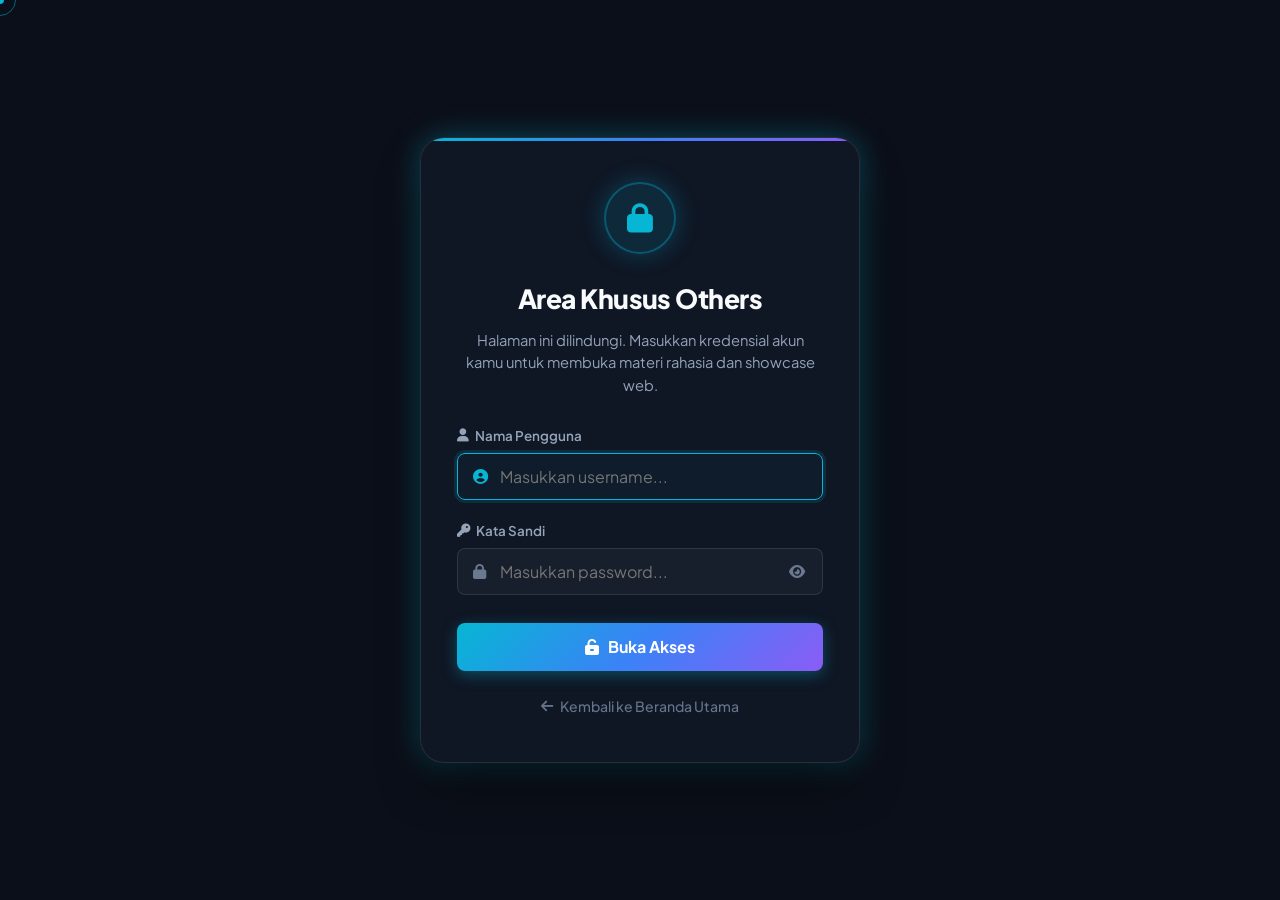
<file: others.html>
<!DOCTYPE html>
<html lang="id">
<head>
    <meta charset="UTF-8">
    <meta name="viewport" content="width=device-width, initial-scale=1.0">
    <meta name="robots" content="noindex, nofollow">
    <title>AI & Web Showcase Hub | Others - Shifan Shalih Adiluhung</title>

    <!-- Google Fonts -->
    <link rel="preconnect" href="https://fonts.googleapis.com">
    <link rel="preconnect" href="https://fonts.gstatic.com" crossorigin>
    <link href="https://fonts.googleapis.com/css2?family=Fira+Code:wght@400;500;600&family=Outfit:wght@400;500;600;700;800&family=Plus+Jakarta+Sans:wght@400;500;600;700;800&family=Playfair+Display:ital,wght@0,600;0,700;1,600&display=swap" rel="stylesheet">
    
    <!-- FontAwesome Icons -->
    <link rel="stylesheet" href="https://cdnjs.cloudflare.com/ajax/libs/font-awesome/6.4.0/css/all.min.css">
    
    <!-- Main Portfolio Stylesheet -->
    <link rel="stylesheet" href="styles.css?v=18.0">

    <style>
        /* Anti-flash early authentication state */
        html.is-unauthenticated #blankPageSection { display: none !important; }
        html.is-unauthenticated #gatekeeperSection { display: flex !important; }
        html.is-authenticated #gatekeeperSection { display: none !important; }
        html.is-authenticated #blankPageSection { display: block !important; }

        /* Default fallback before JS runs */
        #blankPageSection { display: none; }
        #gatekeeperSection { display: flex; }

        /* Gatekeeper Layout */
        .gatekeeper-wrapper {
            min-height: 100vh;
            display: flex;
            align-items: center;
            justify-content: center;
            padding: 2rem 1.25rem;
            position: relative;
            z-index: 10;
        }

        .gatekeeper-card {
            max-width: 440px;
            width: 100%;
            background: rgba(17, 24, 39, 0.85);
            backdrop-filter: blur(20px);
            -webkit-backdrop-filter: blur(20px);
            border: 1px solid var(--border-color);
            border-radius: var(--radius-lg);
            padding: 2.75rem 2.25rem;
            box-shadow: 0 25px 50px -12px rgba(0, 0, 0, 0.6), var(--shadow-glow);
            text-align: center;
            position: relative;
            overflow: hidden;
            transition: all var(--transition-normal);
        }

        body.light-theme .gatekeeper-card {
            background: rgba(255, 255, 255, 0.95);
            border-color: rgba(0, 0, 0, 0.1);
            box-shadow: 0 25px 50px -12px rgba(0, 0, 0, 0.15);
        }

        .gatekeeper-card::before {
            content: '';
            position: absolute;
            top: 0;
            left: 0;
            right: 0;
            height: 3px;
            background: var(--primary-gradient);
        }

        .gate-icon-badge {
            width: 72px;
            height: 72px;
            margin: 0 auto 1.5rem auto;
            border-radius: 50%;
            background: rgba(6, 182, 212, 0.12);
            border: 2px solid rgba(6, 182, 212, 0.35);
            display: flex;
            align-items: center;
            justify-content: center;
            font-size: 1.85rem;
            color: var(--primary-color);
            box-shadow: 0 0 25px rgba(6, 182, 212, 0.3);
            animation: pulseGlow 3s infinite ease-in-out;
        }

        @keyframes pulseGlow {
            0%, 100% { transform: scale(1); box-shadow: 0 0 20px rgba(6, 182, 212, 0.25); }
            50% { transform: scale(1.04); box-shadow: 0 0 32px rgba(6, 182, 212, 0.5); }
        }

        .gate-title {
            font-size: 1.65rem;
            font-weight: 800;
            color: var(--text-primary);
            margin-bottom: 0.5rem;
            letter-spacing: -0.02em;
        }

        .gate-desc {
            font-size: 0.92rem;
            color: var(--text-secondary);
            margin-bottom: 1.75rem;
            line-height: 1.55;
        }

        .gate-form {
            display: flex;
            flex-direction: column;
            gap: 1.25rem;
            text-align: left;
        }

        .gate-input-group {
            display: flex;
            flex-direction: column;
            gap: 0.4rem;
        }

        .gate-input-group label {
            font-size: 0.84rem;
            font-weight: 600;
            color: var(--text-secondary);
            display: flex;
            align-items: center;
            gap: 0.4rem;
        }

        .gate-input-wrapper {
            position: relative;
            display: flex;
            align-items: center;
        }

        .gate-input-wrapper i.input-icon {
            position: absolute;
            left: 1rem;
            color: var(--text-muted);
            font-size: 0.95rem;
            pointer-events: none;
            transition: color var(--transition-fast);
        }

        .gate-input {
            width: 100%;
            background: rgba(255, 255, 255, 0.04);
            border: 1px solid var(--border-color);
            border-radius: var(--radius-sm);
            padding: 0.75rem 2.75rem 0.75rem 2.6rem;
            color: var(--text-primary);
            font-size: 1rem;
            font-family: var(--font-body);
            transition: all var(--transition-fast);
            position: relative;
            z-index: 2;
        }

        body.light-theme .gate-input {
            background: #ffffff;
            border-color: #cbd5e1;
            color: #0f172a;
        }

        .gate-input:focus {
            outline: none;
            border-color: var(--primary-color);
            background: rgba(6, 182, 212, 0.04);
            box-shadow: 0 0 0 3px rgba(6, 182, 212, 0.15);
        }

        .gate-input:focus + i.input-icon {
            color: var(--primary-color);
        }

        .toggle-password-btn {
            position: absolute;
            right: 0.75rem;
            background: transparent;
            border: none;
            color: var(--text-muted);
            cursor: pointer;
            padding: 0.4rem;
            font-size: 0.9rem;
            transition: color var(--transition-fast);
        }

        .toggle-password-btn:hover {
            color: var(--text-primary);
        }

        .gate-submit-btn {
            background: var(--primary-gradient);
            color: #ffffff;
            border: none;
            border-radius: var(--radius-sm);
            padding: 0.85rem 1.5rem;
            font-size: 1rem;
            font-weight: 700;
            font-family: var(--font-body);
            cursor: pointer;
            display: flex;
            align-items: center;
            justify-content: center;
            gap: 0.6rem;
            transition: all var(--transition-fast);
            box-shadow: 0 4px 15px rgba(6, 182, 212, 0.35);
            margin-top: 0.5rem;
        }

        .gate-submit-btn:hover {
            transform: translateY(-2px);
            box-shadow: 0 8px 25px rgba(6, 182, 212, 0.5);
        }

        .gate-back-link {
            display: inline-flex;
            align-items: center;
            justify-content: center;
            gap: 0.4rem;
            color: var(--text-muted);
            font-size: 0.88rem;
            font-weight: 500;
            text-decoration: none;
            margin-top: 1.5rem;
            transition: color var(--transition-fast);
        }

        .gate-back-link:hover {
            color: var(--primary-color);
        }

        .gate-alert {
            display: none;
            align-items: center;
            gap: 0.6rem;
            padding: 0.75rem 1rem;
            border-radius: var(--radius-sm);
            background: rgba(239, 68, 68, 0.12);
            border: 1px solid rgba(239, 68, 68, 0.35);
            color: #f87171;
            font-size: 0.86rem;
            margin-bottom: 1rem;
            text-align: left;
            animation: fadeIn 0.3s ease-out;
        }

        .gate-alert.show {
            display: flex;
        }

        @keyframes shakeCard {
            0%, 100% { transform: translateX(0); }
            20%, 60% { transform: translateX(-8px); }
            40%, 80% { transform: translateX(8px); }
        }

        .shake-anim {
            animation: shakeCard 0.5s ease-in-out;
        }

        /* ========================================================
           AUTHENTICATED PORTAL: TOPBAR & WORKSPACE
           ======================================================== */
        .others-topbar {
            position: sticky;
            top: 0;
            z-index: 100;
            background: rgba(11, 15, 25, 0.9);
            backdrop-filter: blur(16px);
            -webkit-backdrop-filter: blur(16px);
            border-bottom: 1px solid var(--border-color);
            padding: 0.85rem 1.5rem;
        }

        body.light-theme .others-topbar {
            background: rgba(255, 255, 255, 0.92);
        }

        .others-topbar-inner {
            max-width: 1200px;
            margin: 0 auto;
            display: flex;
            align-items: center;
            justify-content: space-between;
            gap: 1rem;
        }

        .others-nav-left {
            display: flex;
            align-items: center;
            gap: 1.25rem;
        }

        .others-back-btn {
            display: inline-flex;
            align-items: center;
            gap: 0.5rem;
            color: var(--text-secondary);
            text-decoration: none;
            font-size: 0.92rem;
            font-weight: 600;
            padding: 0.45rem 0.9rem;
            border-radius: var(--radius-sm);
            border: 1px solid var(--border-color);
            background: rgba(255, 255, 255, 0.03);
            transition: all var(--transition-fast);
        }

        .others-back-btn:hover {
            color: var(--primary-color);
            border-color: var(--primary-color);
            background: rgba(6, 182, 212, 0.08);
        }

        .others-page-badge {
            display: inline-flex;
            align-items: center;
            gap: 0.4rem;
            padding: 0.35rem 0.75rem;
            border-radius: var(--radius-full);
            background: rgba(16, 185, 129, 0.12);
            border: 1px solid rgba(16, 185, 129, 0.3);
            color: #34d399;
            font-size: 0.8rem;
            font-weight: 600;
        }

        .others-nav-right {
            display: flex;
            align-items: center;
            gap: 0.75rem;
        }

        /* Workspace Container */
        .prompt-workspace {
            padding: 2.5rem 0 6rem 0;
            position: relative;
            z-index: 10;
        }

        /* Hero Banner */
        .prompt-hero {
            text-align: center;
            max-width: 880px;
            margin: 0 auto 2.5rem auto;
        }

        .prompt-hero-badge {
            display: inline-flex;
            align-items: center;
            gap: 0.5rem;
            padding: 0.45rem 1.1rem;
            border-radius: var(--radius-full);
            background: rgba(6, 182, 212, 0.12);
            border: 1px solid rgba(6, 182, 212, 0.35);
            color: #38bdf8;
            font-size: 0.88rem;
            font-weight: 600;
            margin-bottom: 1.25rem;
        }

        .prompt-hero-title {
            font-size: 2.4rem;
            font-weight: 800;
            line-height: 1.25;
            color: var(--text-primary);
            margin-bottom: 1rem;
            letter-spacing: -0.02em;
        }

        .prompt-hero-desc {
            font-size: 1.05rem;
            color: var(--text-secondary);
            line-height: 1.7;
            max-width: 720px;
            margin: 0 auto;
        }

        /* Navigation Tabs */
        .prompt-tabs-nav {
            display: flex;
            gap: 0.5rem;
            justify-content: center;
            flex-wrap: wrap;
            margin-bottom: 2.5rem;
            background: rgba(15, 23, 42, 0.55);
            padding: 0.5rem;
            border-radius: var(--radius-md);
            border: 1px solid var(--border-color);
            backdrop-filter: blur(12px);
        }

        body.light-theme .prompt-tabs-nav {
            background: rgba(241, 245, 249, 0.85);
        }

        .prompt-tab-btn {
            background: transparent;
            border: 1px solid transparent;
            color: var(--text-secondary);
            padding: 0.65rem 1.2rem;
            border-radius: var(--radius-sm);
            font-size: 0.92rem;
            font-weight: 600;
            cursor: pointer;
            display: inline-flex;
            align-items: center;
            gap: 0.55rem;
            transition: all var(--transition-fast);
            font-family: var(--font-body);
        }

        .prompt-tab-btn:hover {
            color: var(--primary-color);
            background: rgba(6, 182, 212, 0.08);
        }

        .prompt-tab-btn.active {
            background: var(--primary-gradient);
            color: #ffffff;
            box-shadow: 0 4px 15px rgba(6, 182, 212, 0.35);
        }

        /* Tab Content Panes */
        .prompt-tab-pane {
            display: none;
            animation: fadeIn 0.3s ease-out;
        }

        .prompt-tab-pane.active {
            display: block;
        }

        /* Card Components */
        .prompt-card {
            background: rgba(17, 24, 39, 0.75);
            border: 1px solid var(--border-color);
            border-radius: var(--radius-lg);
            padding: 2.25rem;
            margin-bottom: 2rem;
            backdrop-filter: blur(16px);
            -webkit-backdrop-filter: blur(16px);
            box-shadow: 0 10px 30px -10px rgba(0, 0, 0, 0.4);
            transition: border-color var(--transition-fast);
        }

        body.light-theme .prompt-card {
            background: rgba(255, 255, 255, 0.92);
            box-shadow: 0 10px 30px -10px rgba(0, 0, 0, 0.08);
        }

        .prompt-card-header {
            display: flex;
            align-items: center;
            gap: 1rem;
            margin-bottom: 1.5rem;
            border-bottom: 1px solid var(--border-color);
            padding-bottom: 1.25rem;
        }

        .prompt-card-icon {
            width: 48px;
            height: 48px;
            border-radius: var(--radius-sm);
            background: rgba(6, 182, 212, 0.12);
            border: 1px solid rgba(6, 182, 212, 0.3);
            display: flex;
            align-items: center;
            justify-content: center;
            font-size: 1.35rem;
            color: var(--primary-color);
            flex-shrink: 0;
        }

        .prompt-card-title {
            font-size: 1.35rem;
            font-weight: 700;
            color: var(--text-primary);
            margin: 0;
        }

        .prompt-card-subtitle {
            font-size: 0.88rem;
            color: var(--text-muted);
            margin: 0.2rem 0 0 0;
        }

        /* Visual Analogy Box */
        .analogy-box {
            background: linear-gradient(135deg, rgba(6, 182, 212, 0.08) 0%, rgba(59, 130, 246, 0.04) 100%);
            border: 1px solid rgba(6, 182, 212, 0.3);
            border-radius: var(--radius-md);
            padding: 1.5rem;
            margin-bottom: 2rem;
            display: flex;
            gap: 1.25rem;
            align-items: flex-start;
        }

        .analogy-icon {
            font-size: 2.2rem;
            line-height: 1;
            flex-shrink: 0;
        }

        .analogy-text h4 {
            font-size: 1.1rem;
            font-weight: 700;
            color: var(--primary-color);
            margin: 0 0 0.4rem 0;
        }

        .analogy-text p {
            font-size: 0.95rem;
            color: var(--text-secondary);
            line-height: 1.6;
            margin: 0;
        }

        /* 2-Column Comparison Grid (AI Biasa vs AI Agent) */
        .agent-compare-grid {
            display: grid;
            grid-template-columns: repeat(auto-fit, minmax(320px, 1fr));
            gap: 1.5rem;
            margin: 1.5rem 0;
        }

        .agent-card {
            border-radius: var(--radius-md);
            padding: 1.75rem;
            border: 1px solid var(--border-color);
            background: rgba(255, 255, 255, 0.02);
            transition: all var(--transition-fast);
            position: relative;
            overflow: hidden;
        }

        .agent-card:hover {
            transform: translateY(-3px);
            border-color: rgba(6, 182, 212, 0.4);
            box-shadow: 0 10px 25px -5px rgba(0, 0, 0, 0.3);
        }

        .agent-card.featured {
            background: linear-gradient(145deg, rgba(6, 182, 212, 0.08) 0%, rgba(17, 24, 39, 0.7) 100%);
            border-color: rgba(6, 182, 212, 0.4);
        }

        .agent-badge-tag {
            display: inline-flex;
            align-items: center;
            gap: 0.4rem;
            padding: 0.3rem 0.75rem;
            border-radius: var(--radius-full);
            font-size: 0.78rem;
            font-weight: 700;
            text-transform: uppercase;
            letter-spacing: 0.04em;
            margin-bottom: 1rem;
        }

        .agent-badge-tag.basic {
            background: rgba(148, 163, 184, 0.15);
            color: #94a3b8;
            border: 1px solid rgba(148, 163, 184, 0.3);
        }

        .agent-badge-tag.pro {
            background: rgba(6, 182, 212, 0.18);
            color: #38bdf8;
            border: 1px solid rgba(6, 182, 212, 0.4);
        }

        .agent-card-title {
            font-size: 1.3rem;
            font-weight: 800;
            color: var(--text-primary);
            margin: 0 0 0.5rem 0;
            display: flex;
            align-items: center;
            gap: 0.5rem;
        }

        .agent-card-desc {
            font-size: 0.92rem;
            color: var(--text-secondary);
            line-height: 1.6;
            margin-bottom: 1.25rem;
        }

        .agent-feature-list {
            list-style: none;
            padding: 0;
            margin: 0 0 1.5rem 0;
            display: flex;
            flex-direction: column;
            gap: 0.75rem;
        }

        .agent-feature-list li {
            font-size: 0.9rem;
            color: var(--text-secondary);
            display: flex;
            align-items: flex-start;
            gap: 0.6rem;
            line-height: 1.5;
        }

        .agent-feature-list li i {
            margin-top: 0.25rem;
            font-size: 0.85rem;
            flex-shrink: 0;
        }

        .agent-feature-list li.check i { color: #34d399; }
        .agent-feature-list li.cross i { color: #f87171; }

        .agent-example-bubble {
            background: rgba(0, 0, 0, 0.35);
            border-radius: var(--radius-sm);
            padding: 0.85rem 1rem;
            border-left: 3px solid var(--primary-color);
            font-size: 0.85rem;
            color: #e2e8f0;
            line-height: 1.5;
        }

        body.light-theme .agent-example-bubble {
            background: rgba(241, 245, 249, 0.9);
            color: #334155;
        }

        /* 4-Card Grid (The Big 4) */
        .big4-grid {
            display: grid;
            grid-template-columns: repeat(auto-fit, minmax(260px, 1fr));
            gap: 1.5rem;
            margin: 1.5rem 0;
        }

        .big4-card {
            border-radius: var(--radius-md);
            padding: 1.75rem 1.5rem;
            border: 1px solid var(--border-color);
            background: rgba(255, 255, 255, 0.02);
            transition: all var(--transition-fast);
            position: relative;
            display: flex;
            flex-direction: column;
        }

        .big4-card:hover {
            transform: translateY(-4px);
            box-shadow: 0 12px 30px -8px rgba(0, 0, 0, 0.4);
        }

        .big4-card.chatgpt { border-top: 4px solid #10a37f; }
        .big4-card.claude { border-top: 4px solid #f97316; }
        .big4-card.gemini { border-top: 4px solid #3b82f6; }
        .big4-card.grok { border-top: 4px solid #e2e8f0; }

        .big4-header {
            display: flex;
            align-items: center;
            justify-content: space-between;
            margin-bottom: 1rem;
        }

        .big4-logo {
            width: 44px;
            height: 44px;
            border-radius: var(--radius-sm);
            display: flex;
            align-items: center;
            justify-content: center;
            font-size: 1.4rem;
        }

        .big4-card.chatgpt .big4-logo { background: rgba(16, 163, 127, 0.15); color: #10a37f; }
        .big4-card.claude .big4-logo { background: rgba(249, 115, 22, 0.15); color: #f97316; }
        .big4-card.gemini .big4-logo { background: rgba(59, 130, 246, 0.15); color: #3b82f6; }
        .big4-card.grok .big4-logo { background: rgba(226, 232, 240, 0.15); color: #e2e8f0; }

        .big4-tag {
            font-size: 0.75rem;
            font-weight: 700;
            padding: 0.25rem 0.6rem;
            border-radius: var(--radius-full);
            background: rgba(255, 255, 255, 0.05);
            color: var(--text-muted);
        }

        .big4-name {
            font-size: 1.25rem;
            font-weight: 800;
            color: var(--text-primary);
            margin: 0 0 0.35rem 0;
        }

        .big4-title {
            font-size: 0.86rem;
            font-weight: 600;
            margin: 0 0 1rem 0;
        }

        .big4-card.chatgpt .big4-title { color: #34d399; }
        .big4-card.claude .big4-title { color: #fb923c; }
        .big4-card.gemini .big4-title { color: #60a5fa; }
        .big4-card.grok .big4-title { color: #cbd5e1; }

        .big4-vibes {
            background: rgba(255, 255, 255, 0.03);
            border-radius: var(--radius-sm);
            padding: 0.75rem;
            font-size: 0.86rem;
            color: var(--text-secondary);
            margin-bottom: 1.25rem;
            line-height: 1.5;
            border-left: 2px solid var(--border-color);
        }

        .big4-points {
            list-style: none;
            padding: 0;
            margin: 0 0 1.25rem 0;
            display: flex;
            flex-direction: column;
            gap: 0.6rem;
            flex-grow: 1;
        }

        .big4-points li {
            font-size: 0.86rem;
            color: var(--text-secondary);
            display: flex;
            align-items: flex-start;
            gap: 0.5rem;
            line-height: 1.45;
        }

        .big4-points li i {
            margin-top: 0.2rem;
            font-size: 0.8rem;
            color: var(--primary-color);
            flex-shrink: 0;
        }

        .big4-best-for {
            border-top: 1px dashed var(--border-color);
            padding-top: 0.9rem;
            font-size: 0.82rem;
            color: var(--text-muted);
            line-height: 1.45;
        }

        .big4-best-for strong {
            color: var(--text-primary);
        }

        /* Pillars / Reason Cards (Mengapa Harus Prompting) */
        .reasons-grid {
            display: grid;
            grid-template-columns: repeat(auto-fit, minmax(280px, 1fr));
            gap: 1.5rem;
            margin: 1.5rem 0;
        }

        .reason-card {
            background: rgba(255, 255, 255, 0.02);
            border: 1px solid var(--border-color);
            border-radius: var(--radius-md);
            padding: 1.5rem;
            transition: all var(--transition-fast);
        }

        .reason-card:hover {
            border-color: rgba(6, 182, 212, 0.35);
            transform: translateY(-2px);
        }

        .reason-icon {
            font-size: 1.8rem;
            margin-bottom: 0.75rem;
            display: inline-block;
        }

        .reason-title {
            font-size: 1.1rem;
            font-weight: 700;
            color: var(--text-primary);
            margin: 0 0 0.5rem 0;
        }

        .reason-desc {
            font-size: 0.88rem;
            color: var(--text-secondary);
            line-height: 1.6;
            margin: 0;
        }

        /* RTCO 4 Steps Grid */
        .rtco-grid {
            display: grid;
            grid-template-columns: repeat(auto-fit, minmax(240px, 1fr));
            gap: 1.25rem;
            margin: 1.5rem 0;
        }

        .rtco-step-card {
            background: rgba(255, 255, 255, 0.02);
            border: 1px solid var(--border-color);
            border-radius: var(--radius-md);
            padding: 1.5rem;
            position: relative;
            transition: all var(--transition-fast);
        }

        .rtco-step-card:hover {
            border-color: var(--primary-color);
            transform: translateY(-2px);
        }

        .rtco-badge {
            width: 38px;
            height: 38px;
            border-radius: 50%;
            display: flex;
            align-items: center;
            justify-content: center;
            font-size: 1.1rem;
            font-weight: 800;
            margin-bottom: 1rem;
        }

        .rtco-step-card.r .rtco-badge { background: rgba(59, 130, 246, 0.2); color: #60a5fa; border: 1px solid #3b82f6; }
        .rtco-step-card.c .rtco-badge { background: rgba(16, 185, 129, 0.2); color: #34d399; border: 1px solid #10b981; }
        .rtco-step-card.t .rtco-badge { background: rgba(249, 115, 22, 0.2); color: #fb923c; border: 1px solid #f97316; }
        .rtco-step-card.o .rtco-badge { background: rgba(168, 85, 247, 0.2); color: #c084fc; border: 1px solid #a855f7; }

        .rtco-step-name {
            font-size: 1.15rem;
            font-weight: 700;
            color: var(--text-primary);
            margin: 0 0 0.35rem 0;
        }

        .rtco-step-tagline {
            font-size: 0.82rem;
            font-weight: 600;
            color: var(--primary-color);
            margin-bottom: 0.75rem;
        }

        .rtco-step-desc {
            font-size: 0.88rem;
            color: var(--text-secondary);
            line-height: 1.55;
            margin: 0 0 1rem 0;
        }

        .rtco-step-example {
            background: rgba(0, 0, 0, 0.25);
            border-radius: var(--radius-sm);
            padding: 0.65rem 0.85rem;
            font-size: 0.8rem;
            font-family: var(--font-code);
            color: #e2e8f0;
            line-height: 1.45;
        }

        body.light-theme .rtco-step-example {
            background: #f1f5f9;
            color: #1e293b;
        }

        /* Bad vs Good Comparison Cards */
        .compare-row {
            display: grid;
            grid-template-columns: 1fr 1fr;
            gap: 1.5rem;
            margin: 1.5rem 0;
        }

        @media (max-width: 768px) {
            .compare-row { grid-template-columns: 1fr; }
        }

        .compare-card {
            border-radius: var(--radius-md);
            padding: 1.5rem;
            border: 1px solid var(--border-color);
            background: rgba(255, 255, 255, 0.02);
        }

        .compare-card.bad {
            border-color: rgba(239, 68, 68, 0.35);
            background: rgba(239, 68, 68, 0.03);
        }

        .compare-card.good {
            border-color: rgba(16, 185, 129, 0.35);
            background: rgba(16, 185, 129, 0.03);
        }

        .compare-header {
            display: flex;
            align-items: center;
            gap: 0.5rem;
            font-size: 0.95rem;
            font-weight: 700;
            margin-bottom: 1rem;
        }

        .compare-card.bad .compare-header { color: #f87171; }
        .compare-card.good .compare-header { color: #34d399; }

        .compare-bubble {
            background: rgba(0, 0, 0, 0.3);
            border-radius: var(--radius-sm);
            padding: 1rem;
            font-size: 0.86rem;
            line-height: 1.55;
            font-family: var(--font-code);
            margin-bottom: 1rem;
            white-space: pre-wrap;
        }

        body.light-theme .compare-bubble {
            background: #f8fafc;
        }

        .compare-verdict {
            font-size: 0.85rem;
            color: var(--text-secondary);
            line-height: 1.5;
            display: flex;
            align-items: flex-start;
            gap: 0.4rem;
        }

        /* ========================================================
           TAB 5: 5-SECOND AUTO-SHIFTING & AUTO-SCROLLING SHOWCASE
           ======================================================== */
        .showcase-control-bar {
            display: flex;
            align-items: center;
            justify-content: space-between;
            flex-wrap: wrap;
            gap: 1rem;
            margin-bottom: 1.5rem;
            padding: 0.85rem 1.25rem;
            background: rgba(15, 23, 42, 0.6);
            border: 1px solid var(--border-color);
            border-radius: var(--radius-md);
        }

        .showcase-pills {
            display: flex;
            flex-wrap: wrap;
            gap: 0.5rem;
        }

        .showcase-pill-btn {
            background: rgba(255, 255, 255, 0.04);
            border: 1px solid var(--border-color);
            color: var(--text-secondary);
            padding: 0.4rem 0.85rem;
            border-radius: var(--radius-full);
            font-size: 0.82rem;
            font-weight: 600;
            cursor: pointer;
            transition: all var(--transition-fast);
            display: inline-flex;
            align-items: center;
            gap: 0.4rem;
        }

        .showcase-pill-btn:hover {
            color: var(--primary-color);
            border-color: var(--primary-color);
            background: rgba(6, 182, 212, 0.08);
        }

        .showcase-pill-btn.active {
            background: var(--primary-gradient);
            color: #ffffff;
            border-color: transparent;
            box-shadow: 0 0 15px rgba(6, 182, 212, 0.4);
        }

        .showcase-playback-tools {
            display: flex;
            align-items: center;
            gap: 0.6rem;
        }

        .playback-btn {
            background: rgba(255, 255, 255, 0.05);
            border: 1px solid var(--border-color);
            color: var(--text-primary);
            padding: 0.45rem 0.75rem;
            border-radius: var(--radius-sm);
            font-size: 0.85rem;
            cursor: pointer;
            transition: all var(--transition-fast);
            display: inline-flex;
            align-items: center;
            gap: 0.35rem;
        }

        .playback-btn:hover {
            background: var(--primary-color);
            color: #ffffff;
        }

        .timer-badge {
            display: inline-flex;
            align-items: center;
            gap: 0.4rem;
            padding: 0.35rem 0.75rem;
            border-radius: var(--radius-full);
            background: rgba(16, 185, 129, 0.12);
            border: 1px solid rgba(16, 185, 129, 0.3);
            color: #34d399;
            font-size: 0.78rem;
            font-weight: 600;
        }

        /* Mockup Browser Frame */
        .browser-mockup {
            background: #0f172a;
            border: 1px solid rgba(6, 182, 212, 0.35);
            border-radius: var(--radius-lg);
            overflow: hidden;
            box-shadow: 0 25px 60px -15px rgba(0, 0, 0, 0.7), 0 0 30px rgba(6, 182, 212, 0.15);
            position: relative;
        }

        body.light-theme .browser-mockup {
            background: #ffffff;
            border-color: #cbd5e1;
            box-shadow: 0 25px 60px -15px rgba(0, 0, 0, 0.15);
        }

        /* Browser Header */
        .browser-header {
            background: rgba(15, 23, 42, 0.95);
            border-bottom: 1px solid var(--border-color);
            padding: 0.75rem 1.25rem;
            display: flex;
            align-items: center;
            justify-content: space-between;
            gap: 1rem;
            position: relative;
        }

        body.light-theme .browser-header {
            background: #f1f5f9;
        }

        .browser-dots {
            display: flex;
            align-items: center;
            gap: 0.45rem;
        }

        .dot-circle {
            width: 12px;
            height: 12px;
            border-radius: 50%;
            display: inline-block;
        }

        .dot-red { background: #ef4444; }
        .dot-yellow { background: #f59e0b; }
        .dot-green { background: #10b981; }

        .browser-url-bar {
            flex-grow: 1;
            max-width: 600px;
            background: rgba(0, 0, 0, 0.35);
            border: 1px solid rgba(255, 255, 255, 0.1);
            border-radius: var(--radius-full);
            padding: 0.35rem 1rem;
            display: flex;
            align-items: center;
            gap: 0.5rem;
            font-size: 0.82rem;
            color: #94a3b8;
            font-family: var(--font-code);
        }

        body.light-theme .browser-url-bar {
            background: #ffffff;
            border-color: #cbd5e1;
            color: #475569;
        }

        .browser-url-text {
            white-space: nowrap;
            overflow: hidden;
            text-overflow: ellipsis;
            color: #38bdf8;
            font-weight: 500;
        }

        .browser-actions {
            display: flex;
            align-items: center;
            gap: 0.5rem;
            color: var(--text-muted);
            font-size: 0.85rem;
        }

        .open-real-page-btn {
            background: var(--primary-gradient);
            color: #ffffff !important;
            padding: 0.35rem 0.85rem;
            border-radius: var(--radius-full);
            font-size: 0.78rem;
            font-weight: 700;
            text-decoration: none;
            display: inline-flex;
            align-items: center;
            gap: 0.4rem;
            box-shadow: 0 2px 10px rgba(6, 182, 212, 0.35);
            transition: all var(--transition-fast);
            white-space: nowrap;
        }

        .open-real-page-btn:hover {
            transform: translateY(-1px);
            box-shadow: 0 4px 15px rgba(6, 182, 212, 0.5);
            color: #ffffff !important;
        }

        /* 5-Second Progress Bar Line */
        .browser-progress-track {
            position: absolute;
            bottom: 0;
            left: 0;
            right: 0;
            height: 3px;
            background: rgba(255, 255, 255, 0.08);
            overflow: hidden;
        }

        .browser-progress-fill {
            height: 100%;
            width: 0%;
            background: var(--primary-gradient);
            transition: width 0.1s linear;
        }

        /* Viewport Container */
        .browser-viewport {
            height: 560px;
            position: relative;
            overflow: hidden;
            background: #090d16;
            cursor: grab;
        }

        .browser-viewport:active {
            cursor: grabbing;
        }

        /* Showcase Slides */
        .showcase-slide {
            position: absolute;
            inset: 0;
            opacity: 0;
            pointer-events: none;
            transition: opacity 0.6s ease-in-out;
            overflow-y: hidden;
        }

        .showcase-slide.active {
            opacity: 1;
            pointer-events: auto;
            z-index: 2;
        }

        /* Smooth Auto-Scrolling Container */
        .web-page-scrollable {
            width: 100%;
            position: relative;
            transform: translateY(0);
        }

        /* Continuous Dynamic Auto-Scroll Keyframe */
        .showcase-slide.active .web-page-scrollable {
            animation: autoScrollPage 5s ease-in-out infinite alternate;
        }

        /* Pause auto-scroll on hover */
        .browser-viewport:hover .showcase-slide.active .web-page-scrollable {
            animation-play-state: paused;
        }

        @keyframes autoScrollPage {
            0% {
                transform: translateY(0);
            }
            30% {
                transform: translateY(-20%);
            }
            65% {
                transform: translateY(-48%);
            }
            85% {
                transform: translateY(-68%);
            }
            100% {
                transform: translateY(-78%);
            }
        }

        /* ========================================================
           LANDING PAGE 1: CODEQUEST — GAME INTERAKTIF WEB DEV
           ======================================================== */
        .lp-game {
            background: radial-gradient(circle at 50% 10%, rgba(168, 85, 247, 0.2) 0%, #080c1a 65%);
            color: #f8fafc;
            font-family: var(--font-body);
            padding: 2.5rem 3rem 4rem 3rem;
            min-height: 1900px;
        }

        .game-mock-nav {
            display: flex;
            align-items: center;
            justify-content: space-between;
            margin-bottom: 3rem;
            padding-bottom: 1.25rem;
            border-bottom: 1px solid rgba(168, 85, 247, 0.25);
        }

        .game-logo {
            font-size: 1.3rem;
            font-weight: 900;
            display: flex;
            align-items: center;
            gap: 0.6rem;
            color: #ffffff;
            font-family: 'Outfit', sans-serif;
        }

        .game-logo i { color: #a855f7; }

        .game-stats-bar {
            display: flex;
            gap: 1.5rem;
            background: rgba(16, 24, 48, 0.7);
            border: 1px solid rgba(6, 182, 212, 0.3);
            border-radius: var(--radius-full);
            padding: 0.4rem 1.25rem;
            font-size: 0.85rem;
            font-family: 'Fira Code', monospace;
        }

        .game-stat-item {
            display: flex;
            align-items: center;
            gap: 0.4rem;
        }

        .game-hero {
            text-align: center;
            max-width: 820px;
            margin: 0 auto 3.5rem auto;
        }

        .game-badge {
            display: inline-flex;
            align-items: center;
            gap: 0.5rem;
            padding: 0.35rem 1rem;
            border-radius: var(--radius-full);
            background: rgba(168, 85, 247, 0.15);
            border: 1px solid rgba(168, 85, 247, 0.4);
            color: #c084fc;
            font-size: 0.82rem;
            font-weight: 700;
            margin-bottom: 1.25rem;
        }

        .game-title {
            font-size: 2.9rem;
            font-weight: 900;
            line-height: 1.2;
            margin-bottom: 1.25rem;
            font-family: 'Outfit', sans-serif;
            background: linear-gradient(135deg, #ffffff 30%, #a855f7 70%, #06b6d4 100%);
            -webkit-background-clip: text;
            -webkit-text-fill-color: transparent;
        }

        .game-stages-grid {
            display: grid;
            grid-template-columns: repeat(3, 1fr);
            gap: 1.5rem;
            margin-top: 2.5rem;
        }

        .game-stage-card {
            background: rgba(16, 24, 48, 0.8);
            border: 1px solid rgba(6, 182, 212, 0.3);
            border-radius: var(--radius-md);
            padding: 1.75rem;
            position: relative;
            overflow: hidden;
        }

        .game-stage-badge {
            font-size: 0.75rem;
            padding: 0.2rem 0.6rem;
            border-radius: var(--radius-full);
            font-weight: 700;
            text-transform: uppercase;
            display: inline-block;
            margin-bottom: 0.75rem;
        }

        /* ========================================================
           LANDING PAGE 2: SERUNYA BELAJAR DI ERA DIGITAL
           ======================================================== */
        .lp-belajar {
            background: radial-gradient(circle at 50% 0%, rgba(56, 189, 248, 0.2) 0%, #060a17 70%);
            color: #f1f5f9;
            font-family: var(--font-body);
            padding: 2.5rem 3rem 4rem 3rem;
            min-height: 1900px;
        }

        .belajar-nav {
            display: flex;
            align-items: center;
            justify-content: space-between;
            margin-bottom: 3.5rem;
            padding-bottom: 1.25rem;
            border-bottom: 1px solid rgba(56, 189, 248, 0.25);
        }

        .belajar-logo {
            font-size: 1.3rem;
            font-weight: 800;
            display: flex;
            align-items: center;
            gap: 0.5rem;
            color: #38bdf8;
            font-family: 'Outfit', sans-serif;
        }

        .belajar-hero {
            text-align: center;
            max-width: 820px;
            margin: 0 auto 3.5rem auto;
        }

        .belajar-quote-arabic {
            font-size: 1.5rem;
            color: #fbbf24;
            font-family: serif;
            margin-bottom: 1rem;
        }

        .belajar-hero-title {
            font-size: 2.8rem;
            font-weight: 800;
            line-height: 1.25;
            color: #ffffff;
            margin-bottom: 1.25rem;
            font-family: 'Outfit', sans-serif;
        }

        .belajar-hero-title span {
            background: linear-gradient(135deg, #38bdf8 0%, #34d399 100%);
            -webkit-background-clip: text;
            -webkit-text-fill-color: transparent;
        }

        .belajar-pillars-grid {
            display: grid;
            grid-template-columns: repeat(3, 1fr);
            gap: 1.5rem;
            margin: 3rem 0;
        }

        .belajar-pillar-card {
            background: rgba(15, 23, 42, 0.75);
            border: 1px solid rgba(56, 189, 248, 0.25);
            border-radius: var(--radius-md);
            padding: 1.75rem;
        }

        .belajar-pillar-card h4 {
            font-size: 1.2rem;
            color: #38bdf8;
            margin: 0.75rem 0 0.5rem 0;
            font-family: 'Outfit', sans-serif;
        }

        /* ========================================================
           LANDING PAGE 3: DEVTOOLS UNIVERSE (7 TOOLS UTAMA)
           ======================================================== */
        .lp-tools {
            background: #070b19;
            color: #e2e8f0;
            font-family: var(--font-body);
            padding: 2.5rem 3rem 4rem 3rem;
            min-height: 1900px;
            border-left: 2px solid #38bdf8;
        }

        .tools-nav {
            display: flex;
            align-items: center;
            justify-content: space-between;
            margin-bottom: 3.5rem;
            padding-bottom: 1.25rem;
            border-bottom: 1px solid rgba(56, 189, 248, 0.25);
        }

        .tools-logo {
            font-size: 1.3rem;
            font-weight: 800;
            color: #38bdf8;
            display: flex;
            align-items: center;
            gap: 0.5rem;
            font-family: 'Outfit', sans-serif;
        }

        .tools-hero {
            max-width: 850px;
            margin-bottom: 3rem;
        }

        .tools-title {
            font-size: 2.7rem;
            font-weight: 900;
            color: #ffffff;
            margin: 0.75rem 0;
            line-height: 1.2;
            font-family: 'Outfit', sans-serif;
        }

        .tools-title span {
            background: linear-gradient(135deg, #38bdf8 0%, #a855f7 50%, #f97316 100%);
            -webkit-background-clip: text;
            -webkit-text-fill-color: transparent;
        }

        .tools-7-showcase-grid {
            display: grid;
            grid-template-columns: repeat(3, 1fr);
            gap: 1.25rem;
            margin: 2.5rem 0;
        }

        .tool-mini-card {
            background: rgba(15, 23, 42, 0.8);
            border: 1px solid rgba(255, 255, 255, 0.08);
            border-radius: var(--radius-md);
            padding: 1.25rem;
            display: flex;
            flex-direction: column;
            gap: 0.6rem;
        }

        .tool-mini-header {
            display: flex;
            align-items: center;
            gap: 0.75rem;
            font-weight: 700;
            color: #fff;
        }

        .tool-mini-code {
            background: #02040a;
            border: 1px solid rgba(255, 255, 255, 0.08);
            border-radius: var(--radius-sm);
            padding: 0.6rem 0.85rem;
            font-family: 'Fira Code', monospace;
            font-size: 0.76rem;
            color: #34d399;
            white-space: pre;
            overflow-x: hidden;
        }

        /* Toast Container */
        .toast-container {
            position: fixed;
            bottom: 2rem;
            right: 2rem;
            z-index: 9999;
            display: flex;
            flex-direction: column;
            gap: 0.75rem;
            pointer-events: none;
        }

        .toast {
            background: rgba(17, 24, 39, 0.95);
            border: 1px solid var(--border-color);
            color: #ffffff;
            padding: 0.85rem 1.25rem;
            border-radius: var(--radius-sm);
            box-shadow: 0 10px 25px -5px rgba(0, 0, 0, 0.5);
            font-size: 0.9rem;
            font-weight: 500;
            display: flex;
            align-items: center;
            gap: 0.6rem;
            animation: slideIn 0.3s ease-out;
            pointer-events: auto;
        }

        .toast-success { border-left: 4px solid #10b981; }
        .toast-error { border-left: 4px solid #ef4444; }
        .toast-info { border-left: 4px solid #06b6d4; }

        @keyframes slideIn {
            from { transform: translateX(100%); opacity: 0; }
            to { transform: translateX(0); opacity: 1; }
        }
            /* ========================================================
           TAB 5: TRIK HEMAT USAGE & TOKEN AI
           ======================================================== */
        .usage-tips-grid {
            display: grid;
            grid-template-columns: repeat(auto-fit, minmax(320px, 1fr));
            gap: 1.5rem;
            margin: 1.5rem 0 2.5rem 0;
        }

        .usage-card {
            background: rgba(255, 255, 255, 0.02);
            border: 1px solid var(--border-color);
            border-radius: var(--radius-md);
            padding: 1.75rem;
            position: relative;
            transition: all var(--transition-fast);
            display: flex;
            flex-direction: column;
            justify-content: space-between;
        }

        .usage-card:hover {
            border-color: rgba(6, 182, 212, 0.45);
            transform: translateY(-3px);
            box-shadow: 0 10px 25px -5px rgba(0, 0, 0, 0.3);
        }

        .usage-card-top {
            display: flex;
            align-items: center;
            gap: 0.85rem;
            margin-bottom: 1.25rem;
        }

        .usage-icon-box {
            width: 46px;
            height: 46px;
            border-radius: var(--radius-sm);
            display: flex;
            align-items: center;
            justify-content: center;
            font-size: 1.3rem;
            flex-shrink: 0;
        }

        .usage-card-title {
            font-size: 1.15rem;
            font-weight: 700;
            color: var(--text-primary);
            margin: 0;
            line-height: 1.3;
        }

        .usage-problem-box {
            background: rgba(239, 68, 68, 0.08);
            border-left: 3px solid #ef4444;
            padding: 0.75rem 1rem;
            border-radius: 0 var(--radius-sm) var(--radius-sm) 0;
            font-size: 0.86rem;
            color: #fca5a5;
            margin-bottom: 1rem;
            line-height: 1.55;
        }

        .usage-problem-box strong { color: #f87171; }

        .usage-solution-box {
            background: rgba(16, 185, 129, 0.08);
            border-left: 3px solid #10b981;
            padding: 0.75rem 1rem;
            border-radius: 0 var(--radius-sm) var(--radius-sm) 0;
            font-size: 0.88rem;
            color: #a7f3d0;
            line-height: 1.55;
        }

        .usage-solution-box strong { color: #34d399; }

        /* Token Interactive Simulator Box */
        .token-sim-card {
            background: linear-gradient(145deg, rgba(16, 24, 48, 0.9) 0%, rgba(8, 12, 26, 0.95) 100%);
            border: 1px solid rgba(6, 182, 212, 0.35);
            border-radius: var(--radius-lg);
            padding: 2rem;
            margin: 2rem 0;
            box-shadow: 0 15px 35px -10px rgba(0, 0, 0, 0.5);
        }

        .sim-header {
            text-align: center;
            margin-bottom: 2rem;
        }

        .sim-title {
            font-size: 1.5rem;
            font-weight: 800;
            color: var(--text-primary);
            margin-bottom: 0.4rem;
        }

        .sim-subtitle {
            font-size: 0.92rem;
            color: var(--text-muted);
        }

        .sim-switch-bar {
            display: flex;
            justify-content: center;
            gap: 0.75rem;
            margin-bottom: 2rem;
            flex-wrap: wrap;
        }

        .sim-mode-btn {
            padding: 0.65rem 1.4rem;
            border-radius: var(--radius-full);
            font-size: 0.88rem;
            font-weight: 700;
            cursor: pointer;
            border: 1px solid var(--border-color);
            background: rgba(255, 255, 255, 0.04);
            color: var(--text-secondary);
            transition: all var(--transition-fast);
            display: inline-flex;
            align-items: center;
            gap: 0.5rem;
        }

        .sim-mode-btn:hover {
            color: #fff;
            background: rgba(255, 255, 255, 0.08);
        }

        .sim-mode-btn.active.boros {
            background: rgba(239, 68, 68, 0.18);
            border-color: #ef4444;
            color: #fca5a5;
            box-shadow: 0 0 15px rgba(239, 68, 68, 0.3);
        }

        .sim-mode-btn.active.hemat {
            background: rgba(16, 185, 129, 0.18);
            border-color: #10b981;
            color: #6ee7b7;
            box-shadow: 0 0 15px rgba(16, 185, 129, 0.3);
        }

        .sim-meter-panel {
            background: rgba(0, 0, 0, 0.4);
            border: 1px solid rgba(255, 255, 255, 0.08);
            border-radius: var(--radius-md);
            padding: 1.75rem;
            display: grid;
            grid-template-columns: 1fr 1fr;
            gap: 2rem;
            align-items: center;
        }

        @media (max-width: 768px) {
            .sim-meter-panel { grid-template-columns: 1fr; }
        }

        .token-num-display {
            font-family: var(--font-code);
            font-size: 2.8rem;
            font-weight: 900;
            line-height: 1;
            margin-bottom: 0.5rem;
            transition: color 0.3s ease;
        }

        .token-bar-track {
            height: 14px;
            background: rgba(255, 255, 255, 0.08);
            border-radius: var(--radius-full);
            overflow: hidden;
            margin: 1rem 0 0.5rem 0;
            position: relative;
        }

        .token-bar-fill {
            height: 100%;
            width: 85%;
            transition: width 0.6s cubic-bezier(0.16, 1, 0.3, 1), background-color 0.4s ease;
            border-radius: var(--radius-full);
        }
    </style>
</head>
<body class="dark-theme">

    <!-- Cursor Follower (Pure Decorative) -->
    <div class="cursor-dot" id="cursorDot"></div>
    <div class="cursor-blur" id="cursorBlur"></div>

    <!-- ========================================================
         VIEW 1: GATEKEEPER AUTHENTICATION (LOCKED STATE)
         ======================================================== -->
    <div class="gatekeeper-wrapper" id="gatekeeperSection">
        <div class="gatekeeper-card" id="gatekeeperCard">
            <div class="gate-icon-badge">
                <i class="fa-solid fa-lock"></i>
            </div>
            <h1 class="gate-title">Area Khusus Others</h1>
            <p class="gate-desc">
                Halaman ini dilindungi. Masukkan kredensial akun kamu untuk membuka materi rahasia dan showcase web.
            </p>

            <div class="gate-alert" id="authErrorAlert">
                <i class="fa-solid fa-triangle-exclamation"></i>
                <span id="authErrorText">Nama pengguna atau kata sandi keliru!</span>
            </div>

            <form class="gate-form" id="othersLoginForm" autocomplete="off">
                <div class="gate-input-group">
                    <label for="usernameInput">
                        <i class="fa-solid fa-user"></i>
                        <span>Nama Pengguna</span>
                    </label>
                    <div class="gate-input-wrapper">
                        <input type="text" id="usernameInput" class="gate-input" placeholder="Masukkan username..." required autofocus>
                        <i class="fa-solid fa-circle-user input-icon"></i>
                    </div>
                </div>

                <div class="gate-input-group">
                    <label for="passwordInput">
                        <i class="fa-solid fa-key"></i>
                        <span>Kata Sandi</span>
                    </label>
                    <div class="gate-input-wrapper">
                        <input type="password" id="passwordInput" class="gate-input" placeholder="Masukkan password..." required>
                        <i class="fa-solid fa-lock input-icon"></i>
                        <button type="button" class="toggle-password-btn" id="togglePasswordBtn" aria-label="Lihat kata sandi">
                            <i class="fa-solid fa-eye" id="togglePasswordIcon"></i>
                        </button>
                    </div>
                </div>

                <button type="submit" class="gate-submit-btn" id="submitLoginBtn">
                    <i class="fa-solid fa-unlock-keyhole"></i>
                    <span>Buka Akses</span>
                </button>
            </form>

            <a href="index.html" class="gate-back-link">
                <i class="fa-solid fa-arrow-left"></i>
                <span>Kembali ke Beranda Utama</span>
            </a>
        </div>
    </div>

    <!-- ========================================================
         VIEW 2: AUTHENTICATED AI & WEB WORKSPACE
         ======================================================== -->
    <div id="blankPageSection">
        <!-- Topbar Navigation -->
        <header class="others-topbar">
            <div class="others-topbar-inner">
                <div class="others-nav-left">
                    <a href="index.html" class="others-back-btn">
                        <i class="fa-solid fa-house"></i>
                        <span>Beranda</span>
                    </a>
                    <span class="others-page-badge">
                        <i class="fa-solid fa-circle-check"></i>
                        <span>Akses Terverifikasi: qsbs</span>
                    </span>
                </div>
                <div class="others-nav-right">
                    <button type="button" class="others-back-btn" id="themeToggleBtn" title="Ganti Tema">
                        <i class="fa-solid fa-circle-half-stroke"></i>
                        <span>Tema</span>
                    </button>
                    <button type="button" class="others-back-btn" id="logoutBtn" title="Kunci Kembali Halaman">
                        <i class="fa-solid fa-lock"></i>
                        <span>Kunci</span>
                    </button>
                </div>
            </div>
        </header>

        <!-- Main Content Workspace -->
        <main class="prompt-workspace">
            <div class="container">
                
                <!-- Hero Header -->
                <div class="prompt-hero">
                    <div class="prompt-hero-badge">
                        <i class="fa-solid fa-wand-magic-sparkles"></i>
                        <span>AI Era Gen Z &amp; Alpha • Panduan Santai &amp; Seru</span>
                    </div>
                    <h1 class="prompt-hero-title">
                        Bongkar Rahasia AI: <br>
                        <span class="text-gradient">Dari AI Agent Sampai Seni Prompting</span>
                    </h1>
                    <p class="prompt-hero-desc">
                        Gak usah pusing sama istilah rumit! Di sini kita bedah tuntas apa itu AI Agent, 4 jagoan AI terbesar di dunia (Claude, Gemini, Grok, GPT), trik sakti prompting, dan showcase website interaktif yang auto-scroll! ⚡
                    </p>
                </div>

                <!-- Navigation Tabs Strip -->
                <nav class="prompt-tabs-nav" aria-label="Menu Bab Panduan AI">
                    <button type="button" class="prompt-tab-btn active" data-tab="tabAgent">
                        <i class="fa-solid fa-robot"></i>
                        <span>1. AI &amp; AI Agent</span>
                    </button>
                    <button type="button" class="prompt-tab-btn" data-tab="tabBig4">
                        <i class="fa-solid fa-bolt"></i>
                        <span>2. The Big 4 AI</span>
                    </button>
                    <button type="button" class="prompt-tab-btn" data-tab="tabPrompt">
                        <i class="fa-solid fa-bullseye"></i>
                        <span>3. Apa Itu Prompting?</span>
                    </button>
                    <button type="button" class="prompt-tab-btn" data-tab="tabFormula">
                        <i class="fa-solid fa-wand-magic-sparkles"></i>
                        <span>4. Formula Sakti (RTCO)</span>
                    </button>
                    <button type="button" class="prompt-tab-btn" data-tab="tabUsage">
                        <i class="fa-solid fa-piggy-bank"></i>
                        <span>5. Trik Hemat Kuota AI</span>
                    </button>
                    <button type="button" class="prompt-tab-btn" data-tab="tabShowcase">
                        <i class="fa-solid fa-display"></i>
                        <span>6. Contoh Website</span>
                    </button>
                </nav>

                <!-- ==============================================
                     TAB 1: AI & AI AGENT (BEDANYA APA?)
                     ============================================== -->
                <div class="prompt-tab-pane active" id="tabAgent">
                    <div class="prompt-card">
                        <div class="prompt-card-header">
                            <div class="prompt-card-icon">
                                <i class="fa-solid fa-microchip"></i>
                            </div>
                            <div>
                                <h2 class="prompt-card-title">Biar Gak Gagal Paham: AI Biasa vs AI Agent</h2>
                                <p class="prompt-card-subtitle">Beda kasta! Dari yang cuma bisa jawab teks, sampai yang bisa kerja mandiri kayak robot digital.</p>
                            </div>
                        </div>

                        <!-- Analogi Singkat -->
                        <div class="analogy-box">
                            <div class="analogy-icon">💡</div>
                            <div class="analogy-text">
                                <h4>Singkatnya Gini:</h4>
                                <p><strong>AI Biasa (Chatbot)</strong> itu kayak <em>kalkulator / kamus berjalan</em>: lo tanya apa, dia cuma jawab teks. <br>
                                Kalau <strong>AI Agent</strong> itu kayak <em>asisten pribadi jenius</em>: lo kasih 1 tujuan akhir, dia yang mikir rencananya, buka internet, bikin file, ngecek error, dan nyelesaiin sendiri dari nol sampai kelar!</p>
                            </div>
                        </div>

                        <!-- 2-Column Comparison Grid -->
                        <div class="agent-compare-grid">
                            <!-- Card 1: Chatbot Biasa -->
                            <div class="agent-card">
                                <span class="agent-badge-tag basic">
                                    <i class="fa-solid fa-comment-dots"></i> Level 1: Chatbot Biasa
                                </span>
                                <h3 class="agent-card-title">Mesin Penjawab Teks</h3>
                                <p class="agent-card-desc">Sifatnya pasif dan reaktif. Cuma nunggu lo ketik pertanyaan baru dia jawab.</p>

                                <ul class="agent-feature-list">
                                    <li class="cross"><i class="fa-solid fa-circle-xmark"></i> Cuma bisa jawab di dalam kotak chat, gak bisa otak-atik file lo</li>
                                    <li class="cross"><i class="fa-solid fa-circle-xmark"></i> Harus disuapin perintah satu demi satu secara manual</li>
                                    <li class="cross"><i class="fa-solid fa-circle-xmark"></i> Gak bisa buka browser atau jalankan program sendiri</li>
                                    <li class="check"><i class="fa-solid fa-circle-check"></i> Bagus untuk tanya-tanya definisi atau brainstorming ide</li>
                                </ul>

                                <div class="agent-example-bubble">
                                    <strong>Contoh interaksi:</strong><br>
                                    👤 "Apa ibukota Jepang?"<br>
                                    🤖 "Ibukota Jepang adalah Tokyo." (Selesai, gak ngapa-ngapain lagi)
                                </div>
                            </div>

                            <!-- Card 2: AI Agent -->
                            <div class="agent-card featured">
                                <span class="agent-badge-tag pro">
                                    <i class="fa-solid fa-sparkles"></i> Level Pro: AI Agent Mandiri
                                </span>
                                <h3 class="agent-card-title">Co-Pilot Otonom 24/7</h3>
                                <p class="agent-card-desc">Punya otak buat mikir strategi (*planning*), punya tangan (*tools*), dan bisa evaluasi diri.</p>

                                <ul class="agent-feature-list">
                                    <li class="check"><i class="fa-solid fa-circle-check"></i> <strong>Browsing Sendiri:</strong> Cari data terbaru di Google dan website</li>
                                    <li class="check"><i class="fa-solid fa-circle-check"></i> <strong>Coding &amp; Eksekusi:</strong> Nulis kode, jalanin script, dan simpan file</li>
                                    <li class="check"><i class="fa-solid fa-circle-check"></i> <strong>Self-Healing:</strong> Kalau kodenya error, dia baca log lalu benerin sendiri</li>
                                    <li class="check"><i class="fa-solid fa-circle-check"></i> <strong>Multi-Step Task:</strong> 1 perintah bisa dia pecah jadi 10 langkah kerja otomatis</li>
                                </ul>

                                <div class="agent-example-bubble">
                                    <strong>Contoh interaksi:</strong><br>
                                    👤 "Bikinkan website portofolio santri lengkap dengan database dan langsung deploy ke hosting!"<br>
                                    🚀 <em>Agent mikir rencana ➔ buat file HTML/CSS/JS ➔ tes fungsi ➔ unggah ke server ➔ kasih link jadinya ke kamu!</em>
                                </div>
                            </div>
                        </div>

                    </div>
                </div>

                <!-- ==============================================
                     TAB 2: THE BIG 4 (CLAUDE, GEMINI, GROK, GPT)
                     ============================================== -->
                <div class="prompt-tab-pane" id="tabBig4">
                    <div class="prompt-card">
                        <div class="prompt-card-header">
                            <div class="prompt-card-icon">
                                <i class="fa-solid fa-crown"></i>
                            </div>
                            <div>
                                <h2 class="prompt-card-title">The Big 4: 4 Jagoan AI Paling Populer di Dunia</h2>
                                <p class="prompt-card-subtitle">Masing-masing punya spesialisasi dan kekuatan unik. Jangan sampai salah pilih jagoan!</p>
                            </div>
                        </div>

                        <!-- 4-Card Grid -->
                        <div class="big4-grid">
                            <!-- Card 1: ChatGPT -->
                            <div class="big4-card chatgpt">
                                <div class="big4-header">
                                    <div class="big4-logo"><i class="fa-solid fa-comments"></i></div>
                                    <span class="big4-tag">OpenAI</span>
                                </div>
                                <h3 class="big4-name">ChatGPT</h3>
                                <div class="big4-title">Si Pelopor Serba Bisa (All-Rounder)</div>
                                <div class="big4-vibes">
                                    Vibes: <em>Teman belajar serba tahu yang enak diajak ngobrol apa aja.</em>
                                </div>
                                <ul class="big4-points">
                                    <li><i class="fa-solid fa-check"></i> <strong>Super Komplit:</strong> Nulis esai, terjemahan, bikin puisi, sampai rumus matematika.</li>
                                    <li><i class="fa-solid fa-check"></i> <strong>Advanced Voice Mode:</strong> Bisa diajak ngobrol suara beneran dengan intonasi natural &amp; ketawa.</li>
                                    <li><i class="fa-solid fa-check"></i> <strong>Reasoning Model (o-series):</strong> Mikir langkah demi langkah sebelum jawab soal logika rumit.</li>
                                </ul>
                                <div class="big4-best-for">
                                    <strong>Paling Cocok Buat:</strong> Tugas sekolah harian, latihan bahasa asing, brainstorming ide kreatif.
                                </div>
                            </div>

                            <!-- Card 2: Claude -->
                            <div class="big4-card claude">
                                <div class="big4-header">
                                    <div class="big4-logo"><i class="fa-solid fa-code"></i></div>
                                    <span class="big4-tag">Anthropic</span>
                                </div>
                                <h3 class="big4-name">Claude</h3>
                                <div class="big4-title">Si Raja Coding &amp; Tulisan Alami</div>
                                <div class="big4-vibes">
                                    Vibes: <em>Programmer senior ramah yang teliti banget dan tulisannya gak kaku.</em>
                                </div>
                                <ul class="big4-points">
                                    <li><i class="fa-solid fa-check"></i> <strong>Juara Coding:</strong> Kodingan (HTML/CSS/JS/Python) paling bersih, rapi, dan minim error.</li>
                                    <li><i class="fa-solid fa-check"></i> <strong>Bahasa Manusiawi:</strong> Enak dibaca, sopan, bernuansa, dan gak berasa kayak robot template.</li>
                                    <li><i class="fa-solid fa-check"></i> <strong>Analisis Dokumen:</strong> Mampu bedah PDF atau buku ratusan halaman tanpa kehilangan detail.</li>
                                </ul>
                                <div class="big4-best-for">
                                    <strong>Paling Cocok Buat:</strong> Bikin web/app, nge-debug error program santri, nulis artikel bermutu tinggi.
                                </div>
                            </div>

                            <!-- Card 3: Gemini -->
                            <div class="big4-card gemini">
                                <div class="big4-header">
                                    <div class="big4-logo"><i class="fa-brands fa-google"></i></div>
                                    <span class="big4-tag">Google</span>
                                </div>
                                <h3 class="big4-name">Gemini</h3>
                                <div class="big4-title">Si Kilat Multimodal &amp; Terhubung Google</div>
                                <div class="big4-vibes">
                                    Vibes: <em>Asisten cerdas dengan akses ke seluruh isi internet dan Google.</em>
                                </div>
                                <ul class="big4-points">
                                    <li><i class="fa-solid fa-check"></i> <strong>Multimodal Sejati:</strong> Paham gambar, rekaman suara, file PDF, dan video YouTube panjang sekaligus.</li>
                                    <li><i class="fa-solid fa-check"></i> <strong>Memori Raksasa:</strong> Context window sampai 2 juta token (bisa tampung 30 novel dalam 1x chat!).</li>
                                    <li><i class="fa-solid fa-check"></i> <strong>Ekosistem Google:</strong> Terkoneksi langsung ke Google Search, Docs, Drive, dan YouTube.</li>
                                </ul>
                                <div class="big4-best-for">
                                    <strong>Paling Cocok Buat:</strong> Rangkum video YouTube, riset fakta terbaru di Google, analisis berkas ukuran besar.
                                </div>
                            </div>

                            <!-- Card 4: Grok -->
                            <div class="big4-card grok">
                                <div class="big4-header">
                                    <div class="big4-logo"><i class="fa-brands fa-x-twitter"></i></div>
                                    <span class="big4-tag">xAI (Elon Musk)</span>
                                </div>
                                <h3 class="big4-name">Grok</h3>
                                <div class="big4-title">Si Rebel Ceplas-Ceplos &amp; Real-Time X</div>
                                <div class="big4-vibes">
                                    Vibes: <em>Teman nongkrong yang update berita viral detik ini juga dan suka humor sarkas.</em>
                                </div>
                                <ul class="big4-points">
                                    <li><i class="fa-solid fa-check"></i> <strong>Real-Time dari X (Twitter):</strong> Berita yang baru kejadian 5 menit lalu di medsos udah dia tahu.</li>
                                    <li><i class="fa-solid fa-check"></i> <strong>Gaya Bicara Asik:</strong> Punya "Fun Mode", ceplas-ceplos, anti jaim, dan gak kaku seperti korporat.</li>
                                    <li><i class="fa-solid fa-check"></i> <strong>Generator Gambar Bebas:</strong> Bikin ilustrasi visual unik dengan sensor yang minim.</li>
                                </div>
                                <div class="big4-best-for">
                                    <strong>Paling Cocok Buat:</strong> Pantau isu &amp; topik yang lagi trending viral di medsos, opini sudut pandang alternatif.
                                </div>
                            </div>
                        </div>

                    </div>
                </div>

                <!-- ==============================================
                     TAB 3: APA ITU PROMPTING? (KENAPA HARUS JAGO?)
                     ============================================== -->
                <div class="prompt-tab-pane" id="tabPrompt">
                    <div class="prompt-card">
                        <div class="prompt-card-header">
                            <div class="prompt-card-icon">
                                <i class="fa-solid fa-bullseye"></i>
                            </div>
                            <div>
                                <h2 class="prompt-card-title">Nah, Terus Apa Itu PROMPTING?</h2>
                                <p class="prompt-card-subtitle">Kunci kendali utama buat nyetir otak AI biar ngeluarin hasil bintang lima!</p>
                            </div>
                        </div>

                        <!-- Pengertian Santai -->
                        <div class="analogy-box">
                            <div class="analogy-icon">🎯</div>
                            <div class="analogy-text">
                                <h4>Definisi Gampang:</h4>
                                <p><strong>Prompt</strong> adalah kalimat perintah atau instruksi yang lo ketik ke AI.<br>
                                <strong>Prompting (Prompt Engineering)</strong> adalah seni dan trik merangkai kata-kata tersebut biar AI paham 100% maksud lo dan gak ngawur!</p>
                            </div>
                        </div>

                        <!-- 3 Alasan Wajib Paham Prompting -->
                        <h3 style="font-size: 1.15rem; color: var(--text-primary); margin: 2rem 0 1rem 0;">
                            <i class="fa-solid fa-fire text-gradient"></i> Kenapa Lo Harus Jago Prompting? (3 Fakta Nyata)
                        </h3>

                        <div class="reasons-grid">
                            <!-- Alasan 1 -->
                            <div class="reason-card">
                                <div class="reason-icon">👨‍🍳</div>
                                <h4 class="reason-title">1. Analogi Koki Bintang 5</h4>
                                <p class="reason-desc">
                                    AI itu kayak koki jenius. Kalau lo cuma bilang: <em>"Bikinin makanan enak dong!"</em> (prompt ngasal), si koki bingung dan cuma ngasih telor ceplok.<br><br>
                                    Tapi kalau lo bilang: <em>"Buatin steak wagyu medium rare, saus mushroom, kentang mashed, tanpa daun bawang!"</em>, hasilnya bakal sempurna sesuai selera!
                                </p>
                            </div>

                            <!-- Alasan 2 -->
                            <div class="reason-card">
                                <div class="reason-icon">🗑️➡️✨</div>
                                <h4 class="reason-title">2. Hukum GIGO (Garbage In, Garbage Out)</h4>
                                <p class="reason-desc">
                                    <strong>Sampah Masuk = Sampah Keluar!</strong><br>
                                    Kalau instruksi lo ambigu, males ngetik detail, dan ngambang, AI bakal ngasih jawaban generik, halusinasi (ngarang), atau kodingan yang error.<br><br>
                                    Instruksi berkualitas = Jawaban berkelas!
                                </p>
                            </div>

                            <!-- Alasan 3 -->
                            <div class="reason-card">
                                <div class="reason-icon">🔮</div>
                                <h4 class="reason-title">3. AI Bukan Dukun Pembaca Pikiran</h4>
                                <p class="reason-desc">
                                    AI itu mesin matematika penghitung peluang kata (*next-token prediction*). Dia gak tau lo itu siapa, lagi ngerjain apa, atau pake bahasa pemrograman apa.<br><br>
                                    Dengan prompt yang terstruktur, lo membatasi ruang tebakan AI sehingga probabilitas jawabannya tepat sasaran 99%!
                                </p>
                            </div>
                        </div>

                    </div>
                </div>

                <!-- ==============================================
                     TAB 4: FORMULA SAKTI (RTCO) & BAD VS GOOD
                     ============================================== -->
                <div class="prompt-tab-pane" id="tabFormula">
                    <div class="prompt-card">
                        <div class="prompt-card-header">
                            <div class="prompt-card-icon">
                                <i class="fa-solid fa-wand-magic-sparkles"></i>
                            </div>
                            <div>
                                <h2 class="prompt-card-title">Formula Sakti R-T-C-O (Cheat Sheet Anti Bingung)</h2>
                                <p class="prompt-card-subtitle">Rumus 4 langkah gampang yang dipakai profesional buat bikin prompt berkualitas dewa.</p>
                            </div>
                        </div>

                        <!-- 4 Steps RTCO -->
                        <div class="rtco-grid">
                            <!-- R -->
                            <div class="rtco-step-card r">
                                <div class="rtco-badge">R</div>
                                <h3 class="rtco-step-name">Role (Topeng / Peran)</h3>
                                <div class="rtco-step-tagline">Kasih AI identitas keahlian</div>
                                <p class="rtco-step-desc">Tentukan siapa yang lo ajak ngobrol biar AI pake sudut pandang spesialis.</p>
                                <div class="rtco-step-example">"Kamu adalah Senior Web Designer &amp; Pakar CSS Modern..."</div>
                            </div>

                            <!-- C -->
                            <div class="rtco-step-card c">
                                <div class="rtco-badge">C</div>
                                <h3 class="rtco-step-name">Context (Situasi / Cerita)</h3>
                                <div class="rtco-step-tagline">Kasih latar belakang masalah</div>
                                <p class="rtco-step-desc">Jelasin situasi proyek, teknologi yang dipake, atau untuk siapa karya ini dibuat.</p>
                                <div class="rtco-step-example">"Aku santri yang lagi bikin website portofolio pribadi pake Vanilla HTML &amp; CSS..."</div>
                            </div>

                            <!-- T -->
                            <div class="rtco-step-card t">
                                <div class="rtco-badge">T</div>
                                <h3 class="rtco-step-name">Task (Tugas Nyata)</h3>
                                <div class="rtco-step-tagline">Instruksi aksi yang spesifik</div>
                                <p class="rtco-step-desc">Gunakan kata kerja aktif yang jelas. Apa persisnya yang harus dia kerjakan?</p>
                                <div class="rtco-step-example">"Buatkan komponen navbar yang punya tombol switch ganti tema gelap dan terang..."</div>
                            </div>

                            <!-- O -->
                            <div class="rtco-step-card o">
                                <div class="rtco-badge">O</div>
                                <h3 class="rtco-step-name">Output (Bentuk Jadi)</h3>
                                <div class="rtco-step-tagline">Format hasil yang diwajibkan</div>
                                <p class="rtco-step-desc">Mau dalam bentuk apa? Kode bersih? Tabel Markdown? Poin-poin ringkas?</p>
                                <div class="rtco-step-example">"Berikan hanya blok kode HTML dan CSS bersih, tanpa penjelasan panjang."</div>
                            </div>
                        </div>

                        <!-- Trik Ekstra -->
                        <div class="analogy-box" style="margin-top: 1.5rem;">
                            <div class="analogy-icon">⚡</div>
                            <div class="analogy-text">
                                <h4>2 Trik Juara Tambahan:</h4>
                                <p><strong>1. Pagar Larangan (Negative Constraints):</strong> Tulis apa yang GAK BOLEH AI lakukan. Contoh: <em>"Jangan gunakan pustaka eksternal (Bootstrap/Tailwind)"</em> atau <em>"Jangan pakai kata-kata kaku"</em>.<br>
                                <strong>2. Few-Shot (Kasih Contoh):</strong> Berikan 1 contoh format jawaban yang lo pengenin biar AI langsung niru gayanya secara presisi!</p>
                            </div>
                        </div>

                        <!-- Komparasi Bad vs Good -->
                        <h3 style="font-size: 1.15rem; color: var(--text-primary); margin: 2rem 0 1rem 0;">
                            <i class="fa-solid fa-code-compare text-gradient"></i> Contoh Nyata: Bad Prompt vs Good Prompt
                        </h3>

                        <div class="compare-row">
                            <!-- Bad -->
                            <div class="compare-card bad">
                                <div class="compare-header">
                                    <i class="fa-solid fa-circle-xmark"></i>
                                    <span>CONTOH BURUK (HASIL MENGECEWAKAN)</span>
                                </div>
                                <div class="compare-bubble">"Bikinin script tombol javascript dong biar keren"</div>
                                <div class="compare-verdict">
                                    <i class="fa-solid fa-triangle-exclamation" style="color: #f87171;"></i>
                                    <span><strong>Kenapa Jelek?</strong> AI gak tau tombol apa, keren maksudnya gimana, ada animasi apa enggak, dan tujuannya buat apa. Akhirnya lo dapet tombol generik standar yang gak kepake.</span>
                                </div>
                            </div>

                            <!-- Good -->
                            <div class="compare-card good">
                                <div class="compare-header">
                                    <i class="fa-solid fa-circle-check"></i>
                                    <span>CONTOH SAKTI (HASIL MEMUASKAN)</span>
                                </div>
                                <div class="compare-bubble">[ROLE] Frontend JavaScript Developer
[CONTEXT] Website portofolio santri tema dark-mode
[TASK] Buat fungsi tombol toggle ganti tema dark & light mode dengan simpan pilihan ke localStorage
[CONSTRAINTS] Pure Vanilla JS (tanpa library), aman dari error null, sertakan komentar ramah pemula
[OUTPUT] Blok kode JavaScript siap pakai</div>
                                <div class="compare-verdict">
                                    <i class="fa-solid fa-circle-check" style="color: #34d399;"></i>
                                    <span><strong>Kenapa Sakti?</strong> AI langsung paham 100% batasan teknologinya, logika localStorage, dan format kode bersih yang langsung bisa lo copy-paste!</span>
                                </div>
                            </div>
                        </div>

                    </div>
                </div>

                                <!-- ==============================================
                     TAB 5: TRIK HEMAT USAGE & TOKEN AI
                     ============================================== -->
                <div class="prompt-tab-pane" id="tabUsage">
                    <div class="prompt-card">
                        <div class="prompt-card-header">
                            <div class="prompt-card-icon" style="background: rgba(16, 185, 129, 0.12); border-color: rgba(16, 185, 129, 0.3); color: #10b981;">
                                <i class="fa-solid fa-piggy-bank"></i>
                            </div>
                            <div>
                                <h2 class="prompt-card-title">Trik Rahasia Hemat Kuota &amp; Token AI (Anti-Limit &amp; Anti-Boncos!)</h2>
                                <p class="prompt-card-subtitle">Sering kesel baru nanya bentar udah kena limit kuota? Nih 6 bocoran trik pro biar token awet, AI gak pelupa, dan tetap ngebut!</p>
                            </div>
                        </div>

                        <!-- Analogi Singkat Token -->
                        <div class="analogy-box" style="border-color: rgba(16, 185, 129, 0.35); background: linear-gradient(135deg, rgba(16, 185, 129, 0.08) 0%, rgba(6, 182, 212, 0.04) 100%);">
                            <div class="analogy-icon">⛽</div>
                            <div class="analogy-text">
                                <h4 style="color: #34d399;">Pahami Ini Dulu: Token Itu Kayak "Bensin / Pulsa"</h4>
                                <p>Setiap kata yang lo ketik (input) dan setiap kata yang dijawab AI (output) itu dihitung pakai <strong>Token</strong>. Makin panjang riwayat chat lo, makin rakus AI nyedot kuota bensinnya. Kalau lo tahu cara mainnya, jatah gratisan aja bisa awet dipake kerja seharian penuh!</p>
                            </div>
                        </div>

                        <!-- 6 Jurus Hemat Usage Grid -->
                        <div class="usage-tips-grid">
                            
                            <!-- TIP 1: Buka Chat Baru -->
                            <div class="usage-card">
                                <div>
                                    <div class="usage-card-top">
                                        <div class="usage-icon-box" style="background: rgba(239, 68, 68, 0.15); border: 1px solid rgba(239, 68, 68, 0.35); color: #f87171;">
                                            <i class="fa-solid fa-plus"></i>
                                        </div>
                                        <div>
                                            <h3 class="usage-card-title">1. Buka Chat Baru Tiap Ganti Topik</h3>
                                            <span style="font-size: 0.75rem; color: #94a3b8; text-transform: uppercase; font-weight: 700;">Trik Terpenting #1</span>
                                        </div>
                                    </div>
                                    <div class="usage-problem-box">
                                        <strong>⚠️ Kesalahan Pemula:</strong> Satu ruang chat dipake buat nanya matematika, curhat, koding HTML, bikin puisi, sampe 60 pesan berturut-turut!
                                    </div>
                                    <div class="usage-solution-box">
                                        <strong>✅ Trik Hemat:</strong> Di chat ke-60, tiap kali lo nanya 1 kata, AI bakal <em>membaca ulang 59 chat sebelumnya</em>! Token kesedot 15.000 sekali enter. Begitu ganti topik, <strong>wajib klik "New Chat" (+)</strong> biar token kembali ke 0.
                                    </div>
                                </div>
                            </div>

                            <!-- TIP 2: To The Point -->
                            <div class="usage-card">
                                <div>
                                    <div class="usage-card-top">
                                        <div class="usage-icon-box" style="background: rgba(56, 189, 248, 0.15); border: 1px solid rgba(56, 189, 248, 0.35); color: #38bdf8;">
                                            <i class="fa-solid fa-bullseye"></i>
                                        </div>
                                        <div>
                                            <h3 class="usage-card-title">2. Kunci Panjang Jawaban di Prompt</h3>
                                            <span style="font-size: 0.75rem; color: #94a3b8; text-transform: uppercase; font-weight: 700;">Hemat Output Token</span>
                                        </div>
                                    </div>
                                    <div class="usage-problem-box">
                                        <strong>⚠️ Kesalahan Pemula:</strong> Nanya bebas tanpa batasan, terus AI ngejawab bikin esai 1.000 kata berbunga-bunga yang ujung-ujungnya gak lo baca semua.
                                    </div>
                                    <div class="usage-solution-box">
                                        <strong>✅ Trik Hemat:</strong> Tambahin mantra sakti di ujung perintah: <em>"Jawab to the point max 3 poin"</em> atau <em>"Kasih kodingannya aja tanpa intro &amp; penutup"</em>. Hemat kuota output sampai 75%!
                                    </div>
                                </div>
                            </div>

                            <!-- TIP 3: File Snippet -->
                            <div class="usage-card">
                                <div>
                                    <div class="usage-card-top">
                                        <div class="usage-icon-box" style="background: rgba(251, 191, 36, 0.15); border: 1px solid rgba(251, 191, 36, 0.35); color: #fbbf24;">
                                            <i class="fa-solid fa-scissors"></i>
                                        </div>
                                        <div>
                                            <h3 class="usage-card-title">3. Kirim Potongan Kode, Bukan 1 File Utuh</h3>
                                            <span style="font-size: 0.75rem; color: #94a3b8; text-transform: uppercase; font-weight: 700;">Snippet Cerdas</span>
                                        </div>
                                    </div>
                                    <div class="usage-problem-box">
                                        <strong>⚠️ Kesalahan Pemula:</strong> Upload file kodingan 2.500 baris atau PDF 80 halaman cuma buat nanya: <em>"Bang, ini kok error di baris 42?"</em>
                                    </div>
                                    <div class="usage-solution-box">
                                        <strong>✅ Trik Hemat:</strong> Copy bagian fungsi yang error aja (15-20 baris) plus pesan errornya di console. Kuota hemat 95%, dan AI lebih fokus tanpa pusing membaca ribuan baris lain!
                                    </div>
                                </div>
                            </div>

                            <!-- TIP 4: Model Matching -->
                            <div class="usage-card">
                                <div>
                                    <div class="usage-card-top">
                                        <div class="usage-icon-box" style="background: rgba(168, 85, 247, 0.15); border: 1px solid rgba(168, 85, 247, 0.35); color: #c084fc;">
                                            <i class="fa-solid fa-gauge-high"></i>
                                        </div>
                                        <div>
                                            <h3 class="usage-card-title">4. Pakai Model Ringan Dulu (Flash / Mini)</h3>
                                            <span style="font-size: 0.75rem; color: #94a3b8; text-transform: uppercase; font-weight: 700;">Smart Model Selection</span>
                                        </div>
                                    </div>
                                    <div class="usage-problem-box">
                                        <strong>⚠️ Kesalahan Pemula:</strong> Cuma nanya arti istilah Inggris atau minta ide caption Instagram, tapi pake model terberat (GPT-4o / Claude Opus). Jatah harian langsung ludes!
                                    </div>
                                    <div class="usage-solution-box">
                                        <strong>✅ Trik Hemat:</strong> Buat hal sehari-hari pakai model enteng kayak <strong>Gemini Flash, GPT-4o mini, atau Claude Haiku</strong> (limitnya gede &amp; gratis). Simpen model berat cuma buat koding algoritma rumit!
                                    </div>
                                </div>
                            </div>

                            <!-- TIP 5: Custom Instructions -->
                            <div class="usage-card">
                                <div>
                                    <div class="usage-card-top">
                                        <div class="usage-icon-box" style="background: rgba(16, 185, 129, 0.15); border: 1px solid rgba(16, 185, 129, 0.35); color: #34d399;">
                                            <i class="fa-solid fa-sliders"></i>
                                        </div>
                                        <div>
                                            <h3 class="usage-card-title">5. Pasang System Prompt / Custom Instructions</h3>
                                            <span style="font-size: 0.75rem; color: #94a3b8; text-transform: uppercase; font-weight: 700;">Set Sekali Selamanya</span>
                                        </div>
                                    </div>
                                    <div class="usage-problem-box">
                                        <strong>⚠️ Kesalahan Pemula:</strong> Tiap bikin prompt selalu ngetik ulang kalimat panjang: <em>"Saya anak santri pemula, tolong jawab singkat dan pake bahasa santai ya..."</em>
                                    </div>
                                    <div class="usage-solution-box">
                                        <strong>✅ Trik Hemat:</strong> Masukkan preferensi itu di menu <strong>Settings &rarr; Custom Instructions</strong> akun lo. Sekali isi, AI otomatis inget di semua percakapan tanpa makan kuota prompt lo lagi!
                                    </div>
                                </div>
                            </div>

                            <!-- TIP 6: Bundling Pertanyaan -->
                            <div class="usage-card">
                                <div>
                                    <div class="usage-card-top">
                                        <div class="usage-icon-box" style="background: rgba(249, 115, 22, 0.15); border: 1px solid rgba(249, 115, 22, 0.35); color: #f97316;">
                                            <i class="fa-solid fa-boxes-stacked"></i>
                                        </div>
                                        <div>
                                            <h3 class="usage-card-title">6. Teknik "Bundling" Pertanyaan Terstruktur</h3>
                                            <span style="font-size: 0.75rem; color: #94a3b8; text-transform: uppercase; font-weight: 700;">Anti Chatting Eceran</span>
                                        </div>
                                    </div>
                                    <div class="usage-problem-box">
                                        <strong>⚠️ Kesalahan Pemula:</strong> Chatting eceran kayak di WA: <em>"Halo" &rarr; "Mau nanya" &rarr; "HTML apa?" &rarr; "CSS apa?"</em> (4x enter = 4x kirim ulang riwayat).
                                    </div>
                                    <div class="usage-solution-box">
                                        <strong>✅ Trik Hemat:</strong> Satukan dalam 1 prompt berpoin rapi: <em>"Jelaskan secara ringkas: 1. HTML, 2. CSS, 3. Contoh koding sederhananya."</em> Sekali kirim selesai, token super irit!
                                    </div>
                                </div>
                            </div>

                        </div>

                        <!-- Interactive Simulator: Mode Boros vs Mode Hemat -->
                        <div class="token-sim-card">
                            <div class="sim-header">
                                <span class="badge-pill" style="margin-bottom: 0.5rem; display: inline-flex;"><i class="fa-solid fa-microchip"></i> Live Token Simulator</span>
                                <h3 class="sim-title">Buktikan Sendiri: Mode Boros vs Mode Hemat</h3>
                                <p class="sim-subtitle">Klik tombol di bawah untuk melihat perbedaan pemakaian token riil antara cara pemula vs cara pro!</p>
                            </div>

                            <div class="sim-switch-bar">
                                <button type="button" class="sim-mode-btn active boros" id="btnSimBoros">
                                    <i class="fa-solid fa-fire"></i> Mode Boros (Chat Panjang 40 Pesan)
                                </button>
                                <button type="button" class="sim-mode-btn hemat" id="btnSimHemat">
                                    <i class="fa-solid fa-leaf"></i> Mode Hemat (New Chat + Prompt Ringkas)
                                </button>
                            </div>

                            <div class="sim-meter-panel">
                                <div>
                                    <div style="font-size: 0.85rem; color: #94a3b8; text-transform: uppercase; font-weight: 700; margin-bottom: 0.4rem;">
                                        Estimasi Token Terkuras:
                                    </div>
                                    <div class="token-num-display" id="simTokenCount" style="color: #ef4444;">18,450 Token</div>
                                    <div class="token-bar-track">
                                        <div class="token-bar-fill" id="simTokenBar" style="width: 92%; background-color: #ef4444;"></div>
                                    </div>
                                    <div style="display: flex; justify-content: space-between; font-size: 0.78rem; color: #94a3b8;">
                                        <span>0 Token</span>
                                        <span id="simStatusLabel" style="color: #ef4444; font-weight: 700;">KRITIS (92% Limit)</span>
                                        <span>20,000 Token</span>
                                    </div>
                                </div>

                                <div id="simDetailBox" style="background: rgba(255,255,255,0.03); border: 1px solid rgba(255,255,255,0.08); border-radius: 8px; padding: 1.25rem;">
                                    <h4 style="font-size: 1.05rem; color: #f87171; margin-bottom: 0.5rem;" id="simDetailTitle">
                                        <i class="fa-solid fa-triangle-exclamation"></i> Kenapa Bisa Sebegitu Boros?
                                    </h4>
                                    <ul style="padding-left: 1.2rem; font-size: 0.86rem; color: #cbd5e1; line-height: 1.6;" id="simDetailList">
                                        <li>Riwayat 40 chat masa lalu terus dibaca ulang setiap kali lo enter.</li>
                                        <li>Jawaban AI kepanjangan karena tidak lo batasi panjangnya.</li>
                                        <li>Hanya tersisa ~2 pertanyaan lagi sebelum akun lo kena pesan <em>"Limit Reached"</em>!</li>
                                    </ul>
                                </div>
                            </div>
                        </div>

                    </div>
                </div>

                <!-- ==============================================
                     TAB 5: 5-SECOND AUTO-SHIFTING & AUTO-SCROLL SHOWCASE
                     ============================================== -->
                <div class="prompt-tab-pane" id="tabShowcase">
                    <div class="prompt-card">
                        <div class="prompt-card-header">
                            <div class="prompt-card-icon">
                                <i class="fa-solid fa-display"></i>
                            </div>
                            <div>
                                <h2 class="prompt-card-title">Live Showcase: Contoh Landing Page Interaktif</h2>
                                <p class="prompt-card-subtitle">Website otomatis bergeser setiap 5 detik dengan efek auto-scroll dinamis ke bawah. Sentuh / arahkan kursor untuk menjeda.</p>
                            </div>
                        </div>

                        <!-- Showcase Control Bar -->
                        <div class="showcase-control-bar">
                            <div class="showcase-pills">
                                <button type="button" class="showcase-pill-btn active" data-slide="0">
                                    <i class="fa-solid fa-gamepad"></i> 1. CodeQuest (Game)
                                </button>
                                <button type="button" class="showcase-pill-btn" data-slide="1">
                                    <i class="fa-solid fa-graduation-cap"></i> 2. Serunya Belajar
                                </button>
                                <button type="button" class="showcase-pill-btn" data-slide="2">
                                    <i class="fa-solid fa-toolbox"></i> 3. DevTools Universe
                                </button>
                            </div>

                            <div class="showcase-playback-tools">
                                <span class="timer-badge">
                                    <i class="fa-solid fa-clock-rotate-left"></i> Auto-Shift: 5 Detik
                                </span>
                                <button type="button" class="playback-btn" id="prevSlideBtn" title="Website Sebelumnya">
                                    <i class="fa-solid fa-chevron-left"></i>
                                </button>
                                <button type="button" class="playback-btn" id="togglePlayBtn" title="Jeda / Lanjutkan Auto-Shift">
                                    <i class="fa-solid fa-pause" id="playPauseIcon"></i>
                                </button>
                                <button type="button" class="playback-btn" id="nextSlideBtn" title="Website Selanjutnya">
                                    <i class="fa-solid fa-chevron-right"></i>
                                </button>
                            </div>
                        </div>

                        <!-- Browser Mockup Window -->
                        <div class="browser-mockup" id="browserMockup">
                            <!-- Mockup Browser Header -->
                            <div class="browser-header">
                                <div class="browser-dots">
                                    <span class="dot-circle dot-red"></span>
                                    <span class="dot-circle dot-yellow"></span>
                                    <span class="dot-circle dot-green"></span>
                                </div>
                                <div class="browser-url-bar">
                                    <i class="fa-solid fa-lock" style="color: #10b981;"></i>
                                    <span class="browser-url-text" id="browserUrlText">https://shifandailyposts.mediasosial.net/demo-game.html</span>
                                </div>
                                <div class="browser-actions">
                                    <a href="demo-game.html" target="_blank" class="open-real-page-btn" id="openRealPageBtn" title="Buka Halaman Utuh di Tab Baru">
                                        <i class="fa-solid fa-arrow-up-right-from-square"></i>
                                        <span>Buka Halaman Utuh ↗</span>
                                    </a>
                                    <i class="fa-solid fa-arrow-rotate-right" id="refreshBrowserBtn" style="cursor: pointer;" title="Refresh Scroll"></i>
                                </div>
                                <!-- 5s Progress Bar Line -->
                                <div class="browser-progress-track">
                                    <div class="browser-progress-fill" id="browserProgressFill"></div>
                                </div>
                            </div>

                            <!-- Viewport with 3 Auto-Scrolling Slides -->
                            <div class="browser-viewport" id="browserViewport">
                                
                                <!-- SLIDE 1: CODEQUEST — GAME INTERAKTIF WEB DEV -->
                                <div class="showcase-slide active" data-url="https://shifandailyposts.mediasosial.net/demo-game.html" data-target="demo-game.html" data-index="0">
                                    <div class="web-page-scrollable lp-game">
                                        <header class="game-mock-nav">
                                            <div class="game-logo">
                                                <i class="fa-solid fa-gamepad"></i>
                                                <span>CodeQuest MMORPG</span>
                                            </div>
                                            <div class="game-stats-bar">
                                                <div class="game-stat-item"><i class="fa-solid fa-bolt" style="color: #fbbf24;"></i> <span>1,250 XP</span></div>
                                                <div class="game-stat-item"><i class="fa-solid fa-fire" style="color: #f97316;"></i> <span>Streak 5 Hari</span></div>
                                                <div class="game-stat-item"><i class="fa-solid fa-shield-halved" style="color: #38bdf8;"></i> <span>Rank: Santri Coder</span></div>
                                            </div>
                                        </header>

                                        <div class="game-hero">
                                            <div class="game-badge">
                                                <i class="fa-solid fa-trophy"></i> Turnamen Koding Interaktif Season 1
                                            </div>
                                            <h2 class="game-title">Belajar Web Dev Sambil Main Game &amp; Raih XP Tertinggi!</h2>
                                            <p style="font-size: 1.05rem; color: #94a3b8; line-height: 1.7; margin-bottom: 2rem;">
                                                Taklukkan boss monster sintaks dengan menyusun tag HTML yang hilang, racik racun CSS neon gradient, dan aktifkan sihir JavaScript event listener langsung di browser.
                                            </p>
                                            <div style="display: flex; gap: 1rem; justify-content: center;">
                                                <a href="demo-game.html" target="_blank" class="nova-btn-cta" style="background: linear-gradient(135deg, #a855f7 0%, #06b6d4 100%); padding: 0.75rem 1.75rem; text-decoration: none;">
                                                    Mainkan Game Utuh 🎮
                                                </a>
                                            </div>
                                        </div>

                                        <div class="game-stages-grid">
                                            <div class="game-stage-card">
                                                <span class="game-stage-badge" style="background: rgba(249, 115, 22, 0.2); color: #f97316;">Stage 1: HTML Dungeon</span>
                                                <h4 style="font-size: 1.15rem; color: #fff; margin-bottom: 0.5rem;">Cari Tag Penutup Gaib</h4>
                                                <p style="font-size: 0.88rem; color: #94a3b8; line-height: 1.6;">
                                                    Pilih tag penutup semantik yang tepat untuk menyelamatkan kerangka halaman dari kehancuran error DOM!
                                                </p>
                                            </div>
                                            <div class="game-stage-card">
                                                <span class="game-stage-badge" style="background: rgba(56, 189, 248, 0.2); color: #38bdf8;">Stage 2: CSS Neon Lab</span>
                                                <h4 style="font-size: 1.15rem; color: #fff; margin-bottom: 0.5rem;">Racik Efek Glassmorphic</h4>
                                                <p style="font-size: 0.88rem; color: #94a3b8; line-height: 1.6;">
                                                    Campur backdrop-filter blur, border radius, dan gradien neon untuk membuka perisai pertahanan cyber.
                                                </p>
                                            </div>
                                            <div class="game-stage-card">
                                                <span class="game-stage-badge" style="background: rgba(234, 179, 8, 0.2); color: #fbbf24;">Stage 3: JS Reactor</span>
                                                <h4 style="font-size: 1.15rem; color: #fff; margin-bottom: 0.5rem;">Picu Event Listener</h4>
                                                <p style="font-size: 0.88rem; color: #94a3b8; line-height: 1.6;">
                                                    Dengarkan event klik dan kalkulasi variabel reactive state untuk melipatgandakan poin combo seranganmu!
                                                </p>
                                            </div>
                                        </div>
                                    </div>
                                </div>

                                <!-- SLIDE 2: PENTINGNYA & SERUNYA BELAJAR -->
                                <div class="showcase-slide" data-url="https://shifandailyposts.mediasosial.net/demo-belajar.html" data-target="demo-belajar.html" data-index="1">
                                    <div class="web-page-scrollable lp-belajar">
                                        <header class="belajar-nav">
                                            <div class="belajar-logo">
                                                <i class="fa-solid fa-graduation-cap"></i>
                                                <span>Pentingnya &amp; Serunya Belajar</span>
                                            </div>
                                            <ul class="nova-nav-links" style="color: #7dd3fc;">
                                                <li>Kenapa Koding Seru?</li>
                                                <li>Peta Roadmap</li>
                                                <li>Tes Gaya Belajar</li>
                                                <li>Kata Bijak Ulama</li>
                                            </ul>
                                        </header>

                                        <div class="belajar-hero">
                                            <div class="belajar-quote-arabic">طَلَبُ الْعِلْمِ فَرِيضَةٌ عَلَى كُلِّ مُسْلِمٍ</div>
                                            <div class="santri-badge-tag">
                                                <i class="fa-solid fa-seedling"></i> Petualangan Sains &amp; Teknologi Generasi Santri
                                            </div>
                                            <h2 class="belajar-hero-title">
                                                Bukan Sekadar Menghafal, Tapi <span>Mencipta Peradaban Masa Depan</span>
                                            </h2>
                                            <p style="font-size: 1.05rem; color: #cbd5e1; line-height: 1.7; margin-bottom: 2rem;">
                                                Belajar koding dan sains bukan beban tugas sekolah! Saat kodingan pertamamu berhasil jalan tanpa error, ada sensasi ledakan dopamin yang membuktikan kamu mampu mewujudkan ide menjadi kenyataan.
                                            </p>
                                            <div style="display: flex; gap: 1rem; justify-content: center;">
                                                <a href="demo-belajar.html" target="_blank" class="nova-btn-cta" style="background: linear-gradient(135deg, #0284c7 0%, #10b981 100%); padding: 0.75rem 1.75rem; text-decoration: none;">
                                                    Jelajahi Panduan Belajar 📖
                                                </a>
                                            </div>
                                        </div>

                                        <div class="belajar-pillars-grid">
                                            <div class="belajar-pillar-card">
                                                <div style="font-size: 1.8rem; color: #fbbf24;"><i class="fa-solid fa-brain"></i></div>
                                                <h4>Otak Semakin Tajam</h4>
                                                <p style="font-size: 0.88rem; color: #94a3b8; line-height: 1.6;">
                                                    Melatih computational thinking: memecah masalah raksasa yang menakutkan menjadi langkah-langkah kecil yang mudah diselesaikan.
                                                </p>
                                            </div>
                                            <div class="belajar-pillar-card">
                                                <div style="font-size: 1.8rem; color: #38bdf8;"><i class="fa-solid fa-hand-holding-dollar"></i></div>
                                                <h4>Mandiri Finansial &amp; Global</h4>
                                                <p style="font-size: 0.88rem; color: #94a3b8; line-height: 1.6;">
                                                    Cukup dari kamar santri dengan laptop dan koneksi internet, karyamu bisa dipakai dan dibayar oleh klien dari seluruh pelosok dunia.
                                                </p>
                                            </div>
                                            <div class="belajar-pillar-card">
                                                <div style="font-size: 1.8rem; color: #34d399;"><i class="fa-solid fa-hands-praying"></i></div>
                                                <h4>Pahala Jariyah Tak Putus</h4>
                                                <p style="font-size: 0.88rem; color: #94a3b8; line-height: 1.6;">
                                                    Ilmu yang bermanfaat (العِلْمُ النَّافِعُ): setiap baris kode aplikasi kebaikan yang kamu buat akan terus mengalirkan pahala kebaikan.
                                                </p>
                                            </div>
                                        </div>
                                    </div>
                                </div>

                                <!-- SLIDE 3: DEVTOOLS UNIVERSE (7 TOOLS UTAMA) -->
                                <div class="showcase-slide" data-url="https://shifandailyposts.mediasosial.net/demo-tools.html" data-target="demo-tools.html" data-index="2">
                                    <div class="web-page-scrollable lp-tools">
                                        <header class="tools-nav">
                                            <div class="tools-logo">
                                                <i class="fa-solid fa-toolbox"></i>
                                                <span>DevTools Universe</span>
                                            </div>
                                            <div class="cyber-radar-badge" style="background: rgba(56, 189, 248, 0.15); border-color: rgba(56, 189, 248, 0.4); color: #7dd3fc;">
                                                7 TOOLS VERIFIED • LIVE PREVIEW
                                            </div>
                                        </header>

                                        <div class="tools-hero">
                                            <div style="color: #38bdf8; font-size: 0.85rem; font-weight: 700; margin-bottom: 0.5rem; text-transform: uppercase;">
                                                // BEDAH 7 TOOLS UTAMA BERANDA PORTOFOLIO
                                            </div>
                                            <h2 class="tools-title">
                                                Dari <span>Pondasi Struktur</span> Hingga <span>Cloud Hosting</span>
                                            </h2>
                                            <p style="font-size: 0.95rem; color: #94a3b8; line-height: 1.7;">
                                                Panduan mendalam lengkap dengan kodingan riil, anatomi sintaks, dan playground interaktif untuk HTML, CSS, JavaScript, Python, Git &amp; GitHub, Hostinger FTP, dan VS Code.
                                            </p>
                                            <div style="margin-top: 1.5rem;">
                                                <a href="demo-tools.html" target="_blank" class="nova-btn-cta" style="background: linear-gradient(135deg, #06b6d4 0%, #3b82f6 100%); padding: 0.75rem 1.75rem; text-decoration: none;">
                                                    Buka Ensiklopedia 7 Tools Lengkap 🛠️
                                                </a>
                                            </div>
                                        </div>

                                        <div class="tools-7-showcase-grid">
                                            <div class="tool-mini-card">
                                                <div class="tool-mini-header">
                                                    <i class="fa-brands fa-html5" style="color: #f97316; font-size: 1.3rem;"></i>
                                                    <span>1. HTML5</span>
                                                </div>
                                                <div class="tool-mini-code">&lt;header&gt;
  &lt;h1&gt;Portofolio Shifan&lt;/h1&gt;
&lt;/header&gt;</div>
                                            </div>
                                            <div class="tool-mini-card">
                                                <div class="tool-mini-header">
                                                    <i class="fa-brands fa-css3-alt" style="color: #38bdf8; font-size: 1.3rem;"></i>
                                                    <span>2. CSS3</span>
                                                </div>
                                                <div class="tool-mini-code">.card {
  backdrop-filter: blur(16px);
  border: 1px solid #38bdf8;
}</div>
                                            </div>
                                            <div class="tool-mini-card">
                                                <div class="tool-mini-header">
                                                    <i class="fa-brands fa-js" style="color: #fbbf24; font-size: 1.3rem;"></i>
                                                    <span>3. JavaScript</span>
                                                </div>
                                                <div class="tool-mini-code">btn.addEventListener('click', () => {
  score += 10;
});</div>
                                            </div>
                                            <div class="tool-mini-card">
                                                <div class="tool-mini-header">
                                                    <i class="fa-brands fa-python" style="color: #60a5fa; font-size: 1.3rem;"></i>
                                                    <span>4. Python</span>
                                                </div>
                                                <div class="tool-mini-code">def nilai(hafalan, koding):
    return (hafalan + koding) / 2</div>
                                            </div>
                                            <div class="tool-mini-card">
                                                <div class="tool-mini-header">
                                                    <i class="fa-brands fa-github" style="color: #f43f5e; font-size: 1.3rem;"></i>
                                                    <span>5. Git &amp; GitHub</span>
                                                </div>
                                                <div class="tool-mini-code">git add .
git commit -m "feat: tools"
git push origin main</div>
                                            </div>
                                            <div class="tool-mini-card">
                                                <div class="tool-mini-header">
                                                    <i class="fa-solid fa-server" style="color: #10b981; font-size: 1.3rem;"></i>
                                                    <span>6. Hostinger FTP</span>
                                                </div>
                                                <div class="tool-mini-code">Upload-FtpFile "demo.html"
# Status: 100% Deployed</div>
                                            </div>
                                        </div>
                                    </div>
                                </div>

                            </div>
                        </div>

                    </div>
                </div>

            </div>
        </main>
    </div>

    <!-- Toast Notifications Container -->
    <div class="toast-container" id="toastContainer"></div>

    <!-- External Script (Strict CSP Compliant) -->
    <script src="others.js?v=5.0"></script>
</body>
</html>
</file>
<file: styles.css>
/* ==========================================================================
   Shifan Shalih Adiluhung - Modern Portfolio & Design System (v3.0)
   ========================================================================== */

/* --- CSS Variables & Design Tokens --- */
:root {
    /* Color Tokens (Dark Theme Default) */
    --bg-primary: #0b0f19;
    --bg-secondary: #111827;
    --bg-surface: rgba(17, 24, 39, 0.7);
    --bg-surface-solid: #1f293d;
    --bg-card: rgba(30, 41, 59, 0.5);
    --bg-card-hover: rgba(30, 41, 59, 0.8);
    
    --text-primary: #f8fafc;
    --text-secondary: #94a3b8;
    --text-muted: #64748b;
    --text-gold: #f59e0b;

    --border-color: rgba(255, 255, 255, 0.1);
    --border-hover: rgba(6, 182, 212, 0.4);

    --primary-hsl: 189, 94%, 43%;
    --primary-color: #06b6d4;
    --primary-gradient: linear-gradient(135deg, #06b6d4 0%, #3b82f6 50%, #8b5cf6 100%);
    --gold-gradient: linear-gradient(135deg, #f59e0b 0%, #d97706 100%);
    --accent-glow: rgba(6, 182, 212, 0.25);
    
    --shadow-sm: 0 4px 6px -1px rgba(0, 0, 0, 0.3);
    --shadow-md: 0 10px 25px -5px rgba(0, 0, 0, 0.4);
    --shadow-lg: 0 20px 35px -10px rgba(0, 0, 0, 0.6);
    --shadow-glow: 0 0 30px rgba(6, 182, 212, 0.35);

    /* Typography */
    --font-heading: 'Outfit', sans-serif;
    --font-body: 'Plus Jakarta Sans', sans-serif;

    /* Transitions & Radii */
    --radius-sm: 8px;
    --radius-md: 14px;
    --radius-lg: 24px;
    --radius-full: 9999px;
    
    --transition-fast: 0.2s cubic-bezier(0.4, 0, 0.2, 1);
    --transition-normal: 0.35s cubic-bezier(0.4, 0, 0.2, 1);
    --transition-bounce: 0.5s cubic-bezier(0.34, 1.56, 0.64, 1);
}

/* Light Theme Variables Override */
body.light-theme {
    --bg-primary: #f8fafc;
    --bg-secondary: #f1f5f9;
    --bg-surface: rgba(255, 255, 255, 0.85);
    --bg-surface-solid: #ffffff;
    --bg-card: rgba(255, 255, 255, 0.9);
    --bg-card-hover: #ffffff;

    --text-primary: #0f172a;
    --text-secondary: #475569;
    --text-muted: #64748b;
    --text-gold: #d97706;

    --border-color: rgba(0, 0, 0, 0.08);
    --border-hover: rgba(6, 182, 212, 0.6);

    --accent-glow: rgba(6, 182, 212, 0.15);
    --shadow-sm: 0 2px 4px rgba(0, 0, 0, 0.05);
    --shadow-md: 0 10px 20px rgba(0, 0, 0, 0.08);
    --shadow-lg: 0 20px 30px rgba(0, 0, 0, 0.12);
    --shadow-glow: 0 0 25px rgba(6, 182, 212, 0.2);
}

/* --- Base & Reset --- */
*, *::before, *::after {
    box-sizing: border-box;
    margin: 0;
    padding: 0;
}

html {
    scroll-behavior: smooth;
    font-size: 16px;
}

body {
    font-family: var(--font-body);
    background-color: var(--bg-primary);
    color: var(--text-primary);
    line-height: 1.6;
    overflow-x: hidden;
    transition: background-color var(--transition-normal), color var(--transition-normal);
}

a { color: inherit; text-decoration: none; }
button, input, textarea, select { font-family: inherit; outline: none; border: none; }
ul { list-style: none; }
img { max-width: 100%; display: block; }

/* --- Layout Utility Classes --- */
.container {
    width: 100%;
    max-width: 1240px;
    margin: 0 auto;
    padding: 0 1.5rem;
}

.section-padding { padding: 6rem 0; }
.bg-alt { background-color: var(--bg-secondary); }
.text-center { text-align: center; }
.text-right { text-align: right; }

.text-gradient {
    background: var(--primary-gradient);
    -webkit-background-clip: text;
    -webkit-text-fill-color: transparent;
    display: inline-block;
}

.mt-2 { margin-top: 0.5rem; }
.mt-3 { margin-top: 1rem; }
.mt-4 { margin-top: 1.5rem; }
.mt-5 { margin-top: 2.5rem; }
.mb-3 { margin-bottom: 1rem; }
.mb-4 { margin-bottom: 1.5rem; }
.p-4 { padding: 1.5rem; }

/* --- Custom Cursor --- */
.cursor-dot {
    width: 8px;
    height: 8px;
    background-color: var(--primary-color);
    position: fixed;
    top: 0;
    left: 0;
    border-radius: 50%;
    pointer-events: none;
    z-index: 9999;
    transform: translate(-50%, -50%);
    will-change: transform;
}

.cursor-blur {
    width: 32px;
    height: 32px;
    border: 1.5px solid rgba(6, 182, 212, 0.5);
    position: fixed;
    top: 0;
    left: 0;
    border-radius: 50%;
    pointer-events: none;
    z-index: 9998;
    transform: translate(-50%, -50%);
    will-change: transform;
}

/* --- Glassmorphic Containers --- */
.glass-card {
    background: var(--bg-card);
    backdrop-filter: blur(16px);
    -webkit-backdrop-filter: blur(16px);
    border: 1px solid var(--border-color);
    border-radius: var(--radius-lg);
    box-shadow: var(--shadow-md);
    transition: transform var(--transition-normal), border-color var(--transition-normal), box-shadow var(--transition-normal);
}

.glass-card:hover {
    border-color: var(--border-hover);
    box-shadow: var(--shadow-glow);
}

/* --- Buttons --- */
.btn {
    display: inline-flex;
    align-items: center;
    justify-content: center;
    gap: 0.6rem;
    padding: 0.85rem 1.75rem;
    font-size: 0.95rem;
    font-weight: 600;
    border-radius: var(--radius-full);
    cursor: pointer;
    transition: all var(--transition-normal);
    position: relative;
    overflow: hidden;
    z-index: 1;
}

.btn-primary {
    background: var(--primary-gradient);
    color: #ffffff;
    box-shadow: 0 4px 15px rgba(6, 182, 212, 0.4);
}

.btn-primary:hover {
    transform: translateY(-3px);
    box-shadow: 0 8px 25px rgba(6, 182, 212, 0.6);
}

.btn-glow::after {
    content: '';
    position: absolute;
    top: -50%;
    left: -50%;
    width: 200%;
    height: 200%;
    background: radial-gradient(circle, rgba(255,255,255,0.3) 0%, transparent 70%);
    opacity: 0;
    transition: opacity var(--transition-fast);
}

.btn-glow:hover::after { opacity: 1; }

.btn-glass {
    background: rgba(255, 255, 255, 0.05);
    backdrop-filter: blur(10px);
    color: var(--text-primary);
    border: 1px solid var(--border-color);
}

.btn-glass:hover {
    background: rgba(255, 255, 255, 0.12);
    border-color: var(--primary-color);
    transform: translateY(-3px);
}

.btn-outline {
    background: transparent;
    color: var(--text-primary);
    border: 1px solid var(--border-color);
}

.btn-outline:hover {
    border-color: var(--primary-color);
    color: var(--primary-color);
    background: rgba(6, 182, 212, 0.08);
}

.btn-sm { padding: 0.5rem 1.1rem; font-size: 0.85rem; }
.btn-lg { padding: 1rem 2.25rem; font-size: 1.05rem; }
.btn-block { width: 100%; }

.danger-btn {
    border-color: rgba(239, 68, 68, 0.4) !important;
    color: #ef4444 !important;
}

.danger-btn:hover {
    background: rgba(239, 68, 68, 0.15) !important;
    border-color: #ef4444 !important;
}

/* --- Section Headers --- */
.section-header {
    max-width: 680px;
    margin: 0 auto 4rem auto;
}

.section-subtitle {
    display: inline-flex;
    align-items: center;
    gap: 0.5rem;
    padding: 0.35rem 1rem;
    background: rgba(6, 182, 212, 0.1);
    color: var(--primary-color);
    font-size: 0.85rem;
    font-weight: 700;
    text-transform: uppercase;
    letter-spacing: 1px;
    border-radius: var(--radius-full);
    border: 1px solid rgba(6, 182, 212, 0.2);
    margin-bottom: 1rem;
}

.section-title {
    font-family: var(--font-heading);
    font-size: 2.5rem;
    font-weight: 800;
    line-height: 1.2;
    margin-bottom: 1rem;
}

.section-description {
    color: var(--text-secondary);
    font-size: 1.05rem;
}

/* --- Header / Navbar --- */
.site-header {
    position: fixed;
    top: 0;
    left: 0;
    width: 100%;
    z-index: 1000;
    padding: 1.2rem 0;
    transition: padding var(--transition-normal), background var(--transition-normal), backdrop-filter var(--transition-normal);
}

.site-header.scrolled {
    padding: 0.75rem 0;
    background: var(--bg-surface);
    backdrop-filter: blur(20px);
    -webkit-backdrop-filter: blur(20px);
    border-bottom: 1px solid var(--border-color);
    box-shadow: var(--shadow-sm);
}

.header-container {
    display: flex;
    align-items: center;
    justify-content: space-between;
}

.logo-brand {
    display: flex;
    align-items: center;
    gap: 0.75rem;
}

.logo-badge {
    width: 42px;
    height: 42px;
    background: var(--primary-gradient);
    color: #ffffff;
    font-family: var(--font-heading);
    font-weight: 800;
    font-size: 1.1rem;
    border-radius: var(--radius-md);
    display: flex;
    align-items: center;
    justify-content: center;
    box-shadow: 0 4px 12px rgba(6, 182, 212, 0.4);
}

.logo-text {
    font-family: var(--font-heading);
    font-weight: 700;
    font-size: 1.25rem;
    color: var(--text-primary);
}

.logo-text .highlight { color: var(--primary-color); }

.nav-menu {
    display: flex;
    align-items: center;
    gap: 1.2rem;
    overflow-x: auto;
}

.nav-link {
    font-size: 0.88rem;
    font-weight: 500;
    color: var(--text-secondary);
    transition: color var(--transition-fast);
    display: flex;
    align-items: center;
    gap: 0.35rem;
    white-space: nowrap;
}

.nav-link:hover, .nav-link.active { color: var(--primary-color); }

.nav-link-others {
    color: var(--primary-color);
    font-weight: 600;
}

.nav-badge-pill {
    background: linear-gradient(135deg, #06b6d4 0%, #a855f7 100%);
    color: #ffffff;
    font-size: 0.62rem;
    font-weight: 800;
    padding: 0.1rem 0.45rem;
    border-radius: var(--radius-full);
    letter-spacing: 0.03em;
    text-transform: uppercase;
}

.nav-others-pill {
    display: inline-flex;
    align-items: center;
    gap: 0.45rem;
    padding: 0.38rem 0.85rem;
    border-radius: var(--radius-full);
    background: linear-gradient(135deg, rgba(6, 182, 212, 0.15) 0%, rgba(168, 85, 247, 0.15) 100%);
    border: 1px solid rgba(6, 182, 212, 0.45);
    color: #f8fafc;
    font-size: 0.82rem;
    font-weight: 700;
    text-decoration: none;
    transition: all var(--transition-fast);
    box-shadow: 0 0 12px rgba(6, 182, 212, 0.2);
    white-space: nowrap;
}

.nav-games-pill {
    display: inline-flex;
    align-items: center;
    gap: 0.45rem;
    padding: 0.38rem 0.85rem;
    border-radius: var(--radius-full);
    background: #18181b;
    border: 1px solid rgba(255, 255, 255, 0.2);
    color: #f4f4f5;
    font-size: 0.82rem;
    font-weight: 700;
    text-decoration: none;
    transition: all var(--transition-fast);
    box-shadow: 0 0 12px rgba(0, 0, 0, 0.5);
    white-space: nowrap;
}

.nav-games-pill i {
    color: #ffffff;
    font-size: 0.85rem;
}

.nav-games-pill:hover {
    background: #27272a;
    border-color: rgba(255, 255, 255, 0.4);
    color: #ffffff;
    transform: translateY(-2px);
    box-shadow: 0 4px 18px rgba(255, 255, 255, 0.15);
}

.nav-games-pill .pill-badge {
    background: #ffffff;
    color: #09090b;
    font-size: 0.62rem;
    font-weight: 800;
    padding: 0.1rem 0.4rem;
    border-radius: var(--radius-full);
    letter-spacing: 0.04em;
}

.nav-others-pill i {
    color: #38bdf8;
    font-size: 0.85rem;
}

.nav-others-pill:hover {
    background: linear-gradient(135deg, rgba(6, 182, 212, 0.28) 0%, rgba(168, 85, 247, 0.28) 100%);
    border-color: #38bdf8;
    color: #38bdf8;
    transform: translateY(-2px);
    box-shadow: 0 4px 18px rgba(6, 182, 212, 0.35);
}

.nav-others-pill .pill-badge {
    background: linear-gradient(135deg, #06b6d4 0%, #a855f7 100%);
    color: #ffffff;
    font-size: 0.62rem;
    font-weight: 800;
    padding: 0.1rem 0.4rem;
    border-radius: var(--radius-full);
    letter-spacing: 0.04em;
}

.header-actions {
    display: flex;
    align-items: center;
    gap: 1rem;
}

.theme-toggle-btn {
    width: 42px;
    height: 42px;
    border-radius: 50%;
    background: rgba(255, 255, 255, 0.05);
    border: 1px solid var(--border-color);
    color: var(--text-primary);
    cursor: pointer;
    display: flex;
    align-items: center;
    justify-content: center;
    font-size: 1.1rem;
    transition: background var(--transition-fast), border-color var(--transition-fast), transform var(--transition-bounce);
}

.theme-toggle-btn:hover {
    background: rgba(6, 182, 212, 0.15);
    border-color: var(--primary-color);
    transform: rotate(15deg);
}

body.dark-theme .icon-sun { display: block; color: #f59e0b; }
body.dark-theme .icon-moon { display: none; }
body.light-theme .icon-sun { display: none; }
body.light-theme .icon-moon { display: block; color: #3b82f6; }

.hamburger-btn {
    display: none;
    flex-direction: column;
    align-items: center;
    justify-content: center;
    gap: 5px;
    width: 44px;
    height: 44px;
    flex-shrink: 0;
    background: none;
    cursor: pointer;
}

.hamburger-btn span {
    width: 24px;
    height: 2px;
    border-radius: 2px;
    background-color: var(--text-primary);
    transition: transform var(--transition-fast), opacity var(--transition-fast);
}

.hamburger-btn[aria-expanded="true"] span:nth-child(1) { transform: translateY(7px) rotate(45deg); }
.hamburger-btn[aria-expanded="true"] span:nth-child(2) { opacity: 0; }
.hamburger-btn[aria-expanded="true"] span:nth-child(3) { transform: translateY(-7px) rotate(-45deg); }

/* --- Hero Section --- */
.hero-section {
    position: relative;
    padding: 11rem 0 6rem 0;
    overflow: hidden;
}

/* Cahaya latar memakai radial-gradient (tanpa filter blur yang berat di GPU) */
.ambient-glow {
    position: absolute;
    border-radius: 50%;
    pointer-events: none;
    z-index: 0;
}

.glow-1 { top: -15%; left: -15%; width: 640px; height: 640px; background: radial-gradient(circle, rgba(6, 182, 212, 0.18) 0%, transparent 65%); }
.glow-2 { bottom: -10%; right: -10%; width: 720px; height: 720px; background: radial-gradient(circle, rgba(139, 92, 246, 0.14) 0%, transparent 65%); }

.hero-container {
    display: grid;
    grid-template-columns: 1.2fr 0.8fr;
    gap: 3.5rem;
    align-items: center;
    position: relative;
    z-index: 1;
}

/* Cegah isi grid melebar melebihi layar */
.hero-container > * { min-width: 0; }

.badge-pill {
    display: inline-flex;
    align-items: center;
    gap: 0.6rem;
    padding: 0.4rem 1.2rem;
    background: rgba(6, 182, 212, 0.12);
    border: 1px solid rgba(6, 182, 212, 0.3);
    border-radius: var(--radius-full);
    font-size: 0.85rem;
    font-weight: 600;
    color: var(--primary-color);
    margin-bottom: 1.5rem;
}

.pulse-dot {
    width: 8px;
    height: 8px;
    background-color: var(--primary-color);
    border-radius: 50%;
    box-shadow: 0 0 0 0 rgba(6, 182, 212, 0.7);
    animation: pulse 2s infinite;
}

@keyframes pulse {
    0% { transform: scale(0.95); box-shadow: 0 0 0 0 rgba(6, 182, 212, 0.7); }
    70% { transform: scale(1); box-shadow: 0 0 0 10px rgba(6, 182, 212, 0); }
    100% { transform: scale(0.95); box-shadow: 0 0 0 0 rgba(6, 182, 212, 0); }
}

.hero-title {
    font-family: var(--font-heading);
    font-size: clamp(2.1rem, 1.2rem + 3.6vw, 3.5rem);
    font-weight: 800;
    line-height: 1.15;
    margin-bottom: 1rem;
    letter-spacing: -1px;
}

.hero-typing-wrapper {
    font-size: 1.25rem;
    font-weight: 600;
    color: var(--text-secondary);
    margin-bottom: 1.5rem;
    display: flex;
    flex-wrap: wrap;
    align-items: center;
    min-height: 2rem;
}

.typing-prefix {
    margin-right: 0.5rem;
}

.typing-text { color: var(--text-gold); font-weight: 700; }
.typing-cursor {
    display: inline-block;
    width: 2.5px;
    height: 1.2em;
    background-color: var(--primary-color);
    margin-left: 2px;
    vertical-align: -0.15em;
    animation: blink 0.7s infinite;
    box-shadow: 0 0 8px rgba(6, 182, 212, 0.7);
}

@keyframes blink {
    0%, 100% { opacity: 1; }
    50% { opacity: 0; }
}

.hero-description {
    font-size: 1.1rem;
    color: var(--text-secondary);
    max-width: 580px;
    margin-bottom: 2.2rem;
}

.hero-cta-group {
    display: flex;
    flex-wrap: wrap;
    align-items: center;
    gap: 1rem 1.25rem;
    margin-bottom: 3rem;
}

.hero-stats {
    display: grid;
    grid-template-columns: repeat(3, 1fr);
    gap: 1.25rem;
    padding-top: 1.5rem;
    border-top: 1px solid var(--border-color);
}

.stat-card { display: flex; align-items: center; gap: 0.85rem; }

.stat-icon {
    width: 44px;
    height: 44px;
    background: rgba(6, 182, 212, 0.1);
    color: var(--primary-color);
    border-radius: var(--radius-md);
    display: flex;
    align-items: center;
    justify-content: center;
    font-size: 1.2rem;
}

.stat-number {
    display: block;
    font-family: var(--font-heading);
    font-weight: 800;
    font-size: 1.15rem;
    color: var(--text-primary);
}

.stat-label { font-size: 0.75rem; color: var(--text-muted); }

/* --- Hero Visual & Portrait Card --- */
.hero-visual { position: relative; perspective: 1000px; }

.hero-image-wrapper {
    position: relative;
    border-radius: var(--radius-lg);
    transition: transform 0.1s ease-out;
}

.glass-frame {
    position: relative;
    border-radius: var(--radius-lg);
    padding: 10px;
    background: rgba(255, 255, 255, 0.05);
    backdrop-filter: blur(12px);
    border: 1px solid var(--border-color);
    box-shadow: var(--shadow-lg);
    overflow: hidden;
}

.hero-portrait {
    width: 100%;
    height: 480px;
    object-fit: cover;
    object-position: center 20%;
    border-radius: calc(var(--radius-lg) - 6px);
}

.frame-overlay {
    position: absolute;
    inset: 0;
    background: linear-gradient(180deg, transparent 65%, rgba(11, 15, 25, 0.85) 100%);
    pointer-events: none;
}

.floating-badge {
    position: absolute;
    display: flex;
    align-items: center;
    gap: 0.75rem;
    padding: 0.85rem 1.2rem;
    background: var(--bg-surface);
    backdrop-filter: blur(16px);
    border: 1px solid var(--border-color);
    border-radius: var(--radius-md);
    box-shadow: var(--shadow-md);
    z-index: 2;
    animation: float 4s ease-in-out infinite;
}

.badge-1 { top: 10%; left: -10%; }
.badge-2 { bottom: 10%; right: -8%; animation-delay: 2s; }

@keyframes float {
    0%, 100% { transform: translateY(0); }
    50% { transform: translateY(-10px); }
}

.floating-badge i { font-size: 1.5rem; color: var(--primary-color); }
.floating-badge strong { display: block; font-size: 0.85rem; color: var(--text-primary); }
.floating-badge span { font-size: 0.75rem; color: var(--text-muted); }

/* --- About Section --- */
.about-grid { display: grid; grid-template-columns: repeat(3, 1fr); gap: 2rem; }
.about-card { padding: 2.2rem; height: 100%; }

.about-card-icon {
    width: 56px;
    height: 56px;
    background: var(--primary-gradient);
    color: #ffffff;
    border-radius: var(--radius-md);
    display: flex;
    align-items: center;
    justify-content: center;
    font-size: 1.5rem;
    margin-bottom: 1.5rem;
    box-shadow: 0 8px 20px rgba(6, 182, 212, 0.3);
}

.about-card h3 { font-family: var(--font-heading); font-size: 1.35rem; font-weight: 700; margin-bottom: 0.85rem; }
.about-card p { color: var(--text-secondary); font-size: 0.95rem; }

.info-banner {
    display: flex;
    align-items: center;
    justify-content: space-between;
    padding: 2.5rem;
    gap: 2rem;
    border-left: 4px solid var(--primary-color);
}

.info-banner-badge {
    display: inline-block;
    padding: 0.25rem 0.75rem;
    background: rgba(245, 158, 11, 0.15);
    color: var(--text-gold);
    font-size: 0.75rem;
    font-weight: 700;
    border-radius: var(--radius-sm);
    margin-bottom: 0.5rem;
}

.info-banner h3 { font-family: var(--font-heading); font-size: 1.5rem; margin-bottom: 0.5rem; }
.info-banner p { color: var(--text-secondary); max-width: 700px; }

/* --- Skills Categorized Section --- */
.skills-pane { display: none; }
.skills-pane.active { display: block; animation: fadeIn 0.3s ease-out; }

.skills-grid {
    padding: 2.25rem;
    border-radius: var(--radius-lg);
}

.skill-items {
    display: flex;
    flex-direction: column;
    gap: 1.75rem;
}

.skill-item {
    display: flex;
    flex-direction: column;
    gap: 0.5rem;
}

.skill-info {
    display: flex;
    align-items: center;
    justify-content: space-between;
    font-size: 0.95rem;
    font-weight: 600;
}

.skill-name-box {
    display: flex;
    align-items: center;
    gap: 0.75rem;
}

.skill-icon {
    font-size: 1.4rem;
    color: var(--primary-color);
    width: 24px;
    text-align: center;
}

.skill-name {
    font-family: var(--font-heading);
    font-size: 1.05rem;
    font-weight: 700;
    color: var(--text-primary);
}

.skill-status-badge {
    display: inline-block;
    padding: 0.3rem 0.8rem;
    background: rgba(6, 182, 212, 0.15);
    color: var(--primary-color);
    font-size: 0.78rem;
    font-weight: 700;
    border-radius: 20px;
    border: 1px solid rgba(6, 182, 212, 0.3);
}

.skill-status-badge.gold {
    background: rgba(245, 158, 11, 0.15);
    color: var(--text-gold);
    border-color: rgba(245, 158, 11, 0.3);
}

.skill-status-badge.locked {
    background: rgba(148, 163, 184, 0.12);
    color: #94a3b8;
    border-color: rgba(148, 163, 184, 0.25);
}

.progress-bar {
    width: 100%;
    height: 9px;
    background: rgba(255, 255, 255, 0.08);
    border-radius: var(--radius-full);
    overflow: hidden;
}

.progress-fill {
    height: 100%;
    background: var(--primary-gradient);
    border-radius: var(--radius-full);
    transition: width 1.2s cubic-bezier(0.1, 0.5, 0.5, 1);
}

.progress-fill.gold-fill {
    background: var(--gold-gradient);
}

.empty-skills-placeholder {
    padding: 2.5rem 1.5rem;
    text-align: center;
    color: var(--text-muted);
}

.empty-skills-placeholder i {
    font-size: 2.2rem;
    color: var(--text-gold);
    margin-bottom: 0.75rem;
    display: block;
}

/* --- Projects Gallery --- */
.filter-controls {
    display: flex;
    justify-content: center;
    gap: 0.75rem;
    margin-bottom: 3rem;
    flex-wrap: wrap;
}

.filter-btn {
    padding: 0.65rem 1.5rem;
    background: rgba(255, 255, 255, 0.05);
    border: 1px solid var(--border-color);
    border-radius: var(--radius-full);
    color: var(--text-secondary);
    font-weight: 600;
    font-size: 0.9rem;
    cursor: pointer;
    transition: all var(--transition-fast);
}

.filter-btn:hover, .filter-btn.active {
    background: var(--primary-gradient);
    color: #ffffff;
    border-color: transparent;
    box-shadow: 0 4px 15px rgba(6, 182, 212, 0.3);
}

.projects-grid {
    display: grid;
    grid-template-columns: repeat(2, 1fr);
    gap: 2rem;
}

.project-card {
    display: flex;
    flex-direction: column;
    overflow: hidden;
    height: 100%;
}

.project-thumb {
    height: 180px;
    background: linear-gradient(135deg, rgba(6, 182, 212, 0.15) 0%, rgba(59, 130, 246, 0.15) 100%);
    position: relative;
    display: flex;
    align-items: center;
    justify-content: center;
    overflow: hidden;
}

.project-thumb-img {
    width: 100%;
    height: 100%;
    object-fit: cover;
    object-position: top center;
    transition: transform var(--transition-normal);
    display: block;
}

.project-card:hover .project-thumb-img {
    transform: scale(1.06);
}

.project-thumb-overlay {
    position: absolute;
    inset: 0;
    background: linear-gradient(180deg, rgba(10, 15, 29, 0.25) 0%, rgba(10, 15, 29, 0.75) 100%);
    pointer-events: none;
}

.thumb-icon {
    font-size: 3.5rem;
    color: var(--primary-color);
    opacity: 0.8;
    transition: transform var(--transition-bounce);
}

.project-card:hover .thumb-icon { transform: scale(1.15) rotate(5deg); }

.project-category {
    position: absolute;
    top: 1rem;
    right: 1rem;
    padding: 0.25rem 0.8rem;
    background: var(--bg-surface);
    backdrop-filter: blur(10px);
    border-radius: var(--radius-full);
    font-size: 0.75rem;
    font-weight: 700;
    color: var(--text-primary);
    border: 1px solid var(--border-color);
}

.project-details {
    padding: 2rem;
    display: flex;
    flex-direction: column;
    flex-grow: 1;
}

.project-details h3 { font-family: var(--font-heading); font-size: 1.25rem; font-weight: 700; margin-bottom: 0.6rem; }
.project-details p { color: var(--text-secondary); font-size: 0.9rem; margin-bottom: 1.25rem; flex-grow: 1; }

.project-tech { display: flex; gap: 0.5rem; margin-bottom: 1.5rem; flex-wrap: wrap; }
.project-tech span {
    padding: 0.25rem 0.65rem;
    background: rgba(6, 182, 212, 0.08);
    color: var(--primary-color);
    border-radius: var(--radius-sm);
    font-size: 0.75rem;
    font-weight: 600;
}

.project-tech span.tech-onprogress {
    background: rgba(245, 158, 11, 0.12);
    color: #fbbf24;
    border: 1px solid rgba(245, 158, 11, 0.25);
}

.project-card-clickable {
    cursor: pointer;
    transition: transform var(--transition-bounce), border-color var(--transition-fast), box-shadow var(--transition-fast);
}

.project-card-clickable:hover {
    transform: translateY(-8px);
    border-color: rgba(6, 182, 212, 0.4);
    box-shadow: 0 12px 30px rgba(6, 182, 212, 0.2);
}

.project-card-onprogress {
    transition: transform var(--transition-fast);
}

.project-card-onprogress:hover {
    transform: translateY(-4px);
}

.badge-live-site {
    position: absolute;
    top: 1rem;
    left: 1rem;
    display: inline-flex;
    align-items: center;
    gap: 0.45rem;
    padding: 0.3rem 0.8rem;
    background: rgba(34, 197, 94, 0.15);
    border: 1px solid rgba(34, 197, 94, 0.4);
    color: #4ade80;
    border-radius: var(--radius-full);
    font-size: 0.75rem;
    font-weight: 700;
    backdrop-filter: blur(8px);
}

.badge-live-dot {
    width: 7px;
    height: 7px;
    border-radius: 50%;
    background: #22c55e;
    box-shadow: 0 0 8px #22c55e;
    animation: livePulseDot 1.8s infinite;
}

@keyframes livePulseDot {
    0% { transform: scale(0.9); opacity: 0.8; }
    50% { transform: scale(1.35); opacity: 1; }
    100% { transform: scale(0.9); opacity: 0.8; }
}

.badge-onprogress-site {
    position: absolute;
    top: 1rem;
    left: 1rem;
    display: inline-flex;
    align-items: center;
    gap: 0.45rem;
    padding: 0.3rem 0.8rem;
    background: rgba(245, 158, 11, 0.15);
    border: 1px solid rgba(245, 158, 11, 0.4);
    color: #fbbf24;
    border-radius: var(--radius-full);
    font-size: 0.75rem;
    font-weight: 700;
    backdrop-filter: blur(8px);
}


/* --- Achievements & Certificates Grids --- */
.achievements-grid {
    display: grid;
    grid-template-columns: repeat(auto-fit, minmax(320px, 1fr));
    gap: 2rem;
    max-width: 900px;
    margin: 0 auto;
}

.certificates-grid, .testimonials-grid {
    display: grid;
    grid-template-columns: repeat(3, 1fr);
    gap: 2rem;
}

.cert-card, .achieve-card, .testimonial-card {
    padding: 2rem;
    display: flex;
    flex-direction: column;
    height: 100%;
}

.achieve-card {
    transition: transform var(--transition-fast), border-color var(--transition-fast), box-shadow var(--transition-fast);
}

.achieve-card:hover {
    transform: translateY(-5px);
    border-color: rgba(245, 158, 11, 0.4);
    box-shadow: 0 12px 30px rgba(245, 158, 11, 0.15);
}

.cert-icon, .achieve-icon {
    width: 48px;
    height: 48px;
    background: rgba(6, 182, 212, 0.1);
    color: var(--primary-color);
    border-radius: var(--radius-md);
    display: flex;
    align-items: center;
    justify-content: center;
    font-size: 1.35rem;
    margin-bottom: 1.25rem;
}

.cert-card h3, .achieve-card h3 {
    font-family: var(--font-heading);
    font-size: 1.2rem;
    font-weight: 700;
    margin-bottom: 0.5rem;
}

.cert-issuer {
    font-size: 0.8rem;
    color: var(--text-gold);
    font-weight: 700;
    margin-bottom: 0.75rem;
    text-transform: uppercase;
}

/* --- Tools & Tech Grid --- */
.tools-grid {
    display: grid;
    grid-template-columns: repeat(auto-fit, minmax(135px, 1fr));
    gap: 1.25rem;
    max-width: 1100px;
    margin: 0 auto;
}

.tool-card {
    padding: 1.6rem 1rem 1.4rem;
    text-align: center;
    display: flex;
    flex-direction: column;
    align-items: center;
    justify-content: center;
    gap: 0.65rem;
    text-decoration: none;
    color: inherit;
    position: relative;
    border-radius: var(--border-radius-lg);
    border: 1px solid var(--border-color);
    background: var(--bg-card);
    transition: all 0.3s cubic-bezier(0.16, 1, 0.3, 1);
    cursor: pointer;
    overflow: hidden;
}

.tool-card::before {
    content: '';
    position: absolute;
    inset: 0;
    border-radius: inherit;
    background: radial-gradient(circle at 50% 0%, rgba(6, 182, 212, 0.15), transparent 70%);
    opacity: 0;
    transition: opacity 0.3s ease;
}

.tool-card:hover {
    transform: translateY(-6px);
    border-color: rgba(6, 182, 212, 0.45);
    box-shadow: 0 12px 30px rgba(6, 182, 212, 0.18);
}

.tool-card:hover::before {
    opacity: 1;
}

.tool-icon {
    font-size: 2.4rem;
    color: var(--primary-color);
    transition: transform var(--transition-bounce), color 0.3s ease;
}

.tool-card:hover .tool-icon {
    transform: translateY(-3px) scale(1.12);
    color: #38bdf8;
}

.tool-name {
    font-size: 0.95rem;
    font-weight: 700;
    color: var(--text-primary);
    letter-spacing: -0.2px;
}

.tool-action-pill {
    display: inline-flex;
    align-items: center;
    gap: 0.35rem;
    font-size: 0.72rem;
    font-weight: 600;
    color: var(--primary-color);
    background: rgba(6, 182, 212, 0.1);
    border: 1px solid rgba(6, 182, 212, 0.25);
    padding: 0.2rem 0.6rem;
    border-radius: 20px;
    margin-top: 0.25rem;
    transition: all 0.25s ease;
}

.tool-card:hover .tool-action-pill {
    background: var(--primary-color);
    color: #0b1120;
    border-color: var(--primary-color);
}

/* --- Testimonials --- */
.testimonial-card p {
    font-style: italic;
    color: var(--text-secondary);
    font-size: 0.95rem;
    margin-bottom: 1.5rem;
}

.testimonial-author {
    display: flex;
    align-items: center;
    gap: 0.85rem;
    margin-top: auto;
}

.author-avatar {
    width: 44px;
    height: 44px;
    border-radius: 50%;
    background: var(--primary-gradient);
    color: #ffffff;
    display: flex;
    align-items: center;
    justify-content: center;
    font-weight: 700;
}

.author-info strong { display: block; font-size: 0.9rem; }
.author-info span { font-size: 0.78rem; color: var(--text-muted); }

/* --- Contact Section --- */
.contact-wrapper {
    display: grid;
    grid-template-columns: 0.8fr 1.2fr;
    gap: 2.5rem;
}

.contact-info-side { display: flex; flex-direction: column; gap: 1.25rem; }

.info-card {
    display: flex;
    align-items: center;
    gap: 1.25rem;
    padding: 1.5rem;
}

.info-icon {
    width: 48px;
    height: 48px;
    background: rgba(6, 182, 212, 0.1);
    color: var(--primary-color);
    border-radius: var(--radius-md);
    display: flex;
    align-items: center;
    justify-content: center;
    font-size: 1.25rem;
    flex-shrink: 0;
}

.info-card h4 { font-size: 0.95rem; font-weight: 700; }
.info-card p { color: var(--text-secondary); font-size: 0.88rem; }

.social-links-box {
    padding: 1.5rem;
    background: var(--bg-card);
    border: 1px solid var(--border-color);
    border-radius: var(--radius-lg);
}

.social-links-box h4 { font-size: 0.95rem; margin-bottom: 1rem; }
.social-icons { display: flex; gap: 0.75rem; }

.social-btn {
    width: 42px;
    height: 42px;
    border-radius: 50%;
    background: rgba(255, 255, 255, 0.05);
    border: 1px solid var(--border-color);
    color: var(--text-primary);
    display: flex;
    align-items: center;
    justify-content: center;
    font-size: 1.1rem;
    transition: all var(--transition-fast);
}

.social-btn:hover {
    background: var(--primary-gradient);
    border-color: transparent;
    color: #ffffff;
    transform: translateY(-3px);
}

.contact-form-side { padding: 2.5rem; }

.form-group label {
    display: block;
    font-size: 0.9rem;
    font-weight: 600;
    color: var(--text-secondary);
    margin-bottom: 0.5rem;
}

.form-control {
    width: 100%;
    padding: 0.85rem 1.2rem;
    background: rgba(255, 255, 255, 0.04);
    border: 1px solid var(--border-color);
    border-radius: var(--radius-md);
    color: var(--text-primary);
    font-size: 0.95rem;
    transition: border-color var(--transition-fast), background var(--transition-fast);
}

.form-control:focus {
    border-color: var(--primary-color);
    background: rgba(6, 182, 212, 0.05);
}

/* --- Footer --- */
.site-footer {
    background: var(--bg-secondary);
    border-top: 1px solid var(--border-color);
    padding: 4rem 0 2rem 0;
}

.footer-container {
    display: grid;
    grid-template-columns: 1.5fr 1fr 1fr;
    gap: 3rem;
    margin-bottom: 3rem;
}

.footer-brand p { color: var(--text-secondary); font-size: 0.9rem; margin-top: 1rem; max-width: 320px; }
.footer-links h4, .footer-note h4 { font-family: var(--font-heading); font-size: 1.1rem; margin-bottom: 1.25rem; }

.footer-links ul { display: grid; grid-template-columns: repeat(2, minmax(0, 1fr)); gap: 0 1rem; }
.footer-links a { display: inline-block; padding: 0.4rem 0; color: var(--text-secondary); font-size: 0.9rem; transition: color var(--transition-fast); }
.footer-links a:hover { color: var(--primary-color); }

.footer-note p { color: var(--text-secondary); font-size: 0.9rem; }

.footer-bottom {
    padding-top: 2rem;
    border-top: 1px solid var(--border-color);
    color: var(--text-muted);
    font-size: 0.85rem;
}

/* --- Modals & Toasts --- */
.modal {
    position: fixed;
    inset: 0;
    z-index: 10000;
    display: none;
    align-items: center;
    justify-content: center;
    padding: 1.5rem;
    opacity: 0;
    visibility: hidden;
    pointer-events: none;
    transition: opacity var(--transition-normal), visibility var(--transition-normal);
}

.modal.active {
    display: flex;
    opacity: 1;
    visibility: visible;
    pointer-events: auto;
}

.modal-overlay {
    position: absolute;
    inset: 0;
    background: rgba(11, 15, 25, 0.85);
    backdrop-filter: blur(10px);
}

.modal-card {
    position: relative;
    width: 100%;
    max-width: 540px;
    padding: 2.5rem;
    background: var(--bg-surface-solid);
    border: 1px solid var(--border-hover);
    z-index: 2;
    transform: scale(0.9);
    transition: transform var(--transition-bounce);
}

.modal.active .modal-card { transform: scale(1); }

.modal-close-btn {
    position: absolute;
    top: 1.25rem;
    right: 1.25rem;
    background: none;
    font-size: 1.8rem;
    color: var(--text-muted);
    cursor: pointer;
    transition: color var(--transition-fast);
}

.modal-close-btn:hover { color: var(--text-primary); }

.toast-container {
    position: fixed;
    bottom: 2rem;
    right: 2rem;
    z-index: 10001;
    display: flex;
    flex-direction: column;
    gap: 0.75rem;
}

.toast {
    padding: 1rem 1.5rem;
    background: var(--bg-surface-solid);
    color: var(--text-primary);
    border: 1px solid var(--primary-color);
    border-radius: var(--radius-md);
    box-shadow: var(--shadow-lg);
    display: flex;
    align-items: center;
    gap: 0.75rem;
    font-size: 0.9rem;
    font-weight: 600;
    animation: slideIn 0.3s ease-out forwards;
}

@keyframes slideIn {
    from { transform: translateX(100%); opacity: 0; }
    to { transform: translateX(0); opacity: 1; }
}

@keyframes fadeIn {
    from { opacity: 0; transform: translateY(6px); }
    to { opacity: 1; transform: translateY(0); }
}

/* --- Responsive Media Queries --- */
@media (max-width: 1024px) {
    .hero-container { grid-template-columns: 1fr; text-align: center; }
    .hero-typing-wrapper, .hero-cta-group { justify-content: center; }
    .hero-description { margin: 0 auto 2rem auto; }

    .about-grid, .projects-grid, .contact-wrapper,
    .achievements-grid, .certificates-grid, .testimonials-grid {
        grid-template-columns: 1fr;
    }

    .tools-grid { grid-template-columns: repeat(auto-fit, minmax(125px, 1fr)); }
    .footer-container { grid-template-columns: 1fr; gap: 2rem; }

    /* Foto hero tidak terlalu besar di tablet; badge tetap di dalam bingkai */
    .hero-visual { max-width: 420px; width: 100%; margin: 0 auto; }
    .badge-1 { left: -1rem; }
    .badge-2 { right: -1rem; }
    .hero-stats { text-align: left; }
}

@media (max-width: 640px) {
    .hero-section { padding: 7.5rem 0 4rem; }
    .hero-typing-wrapper { font-size: 1.05rem; }
    .hero-description { font-size: 1rem; }
    .hero-cta-group { margin-bottom: 2.25rem; }
    .hero-cta-group .btn { flex: 1 1 100%; }

    .hero-stats { gap: 0.75rem; text-align: center; }
    .stat-card { flex-direction: column; gap: 0.45rem; }
    .stat-icon { width: 38px; height: 38px; font-size: 1rem; }
    .stat-number { font-size: 0.98rem; }

    .hero-portrait { height: 380px; }
    .floating-badge { padding: 0.6rem 0.85rem; gap: 0.55rem; }
    .floating-badge i { font-size: 1.15rem; }
    .badge-1 { top: 1rem; left: 0.75rem; }
    .badge-2 { bottom: 1rem; right: 0.75rem; }

    .glow-1, .glow-2 { width: 360px; height: 360px; }

    /* Proporsi umum di ponsel: jarak antarsection, judul, dan kartu lebih ringkas */
    .section-padding { padding: 4rem 0; }
    .section-header { margin-bottom: 2.5rem; }
    .section-title { font-size: clamp(1.75rem, 1.1rem + 3vw, 2.2rem); }
    .container { padding: 0 1.15rem; }
    .about-grid { gap: 1.25rem; }
    .about-card { padding: 1.5rem; }
    .about-card-icon { width: 46px; height: 46px; }
    .about-card h3 { font-size: 1.2rem; }
    .info-banner { padding: 1.5rem; }

    /* Tombol filter jadi satu baris yang bisa digeser, bukan bertumpuk */
    .filter-controls {
        flex-wrap: nowrap;
        justify-content: flex-start;
        overflow-x: auto;
        margin: 0 -1.15rem 2rem;
        padding: 0.25rem 1.15rem;
        scrollbar-width: none;
    }
    .filter-controls::-webkit-scrollbar { display: none; }
    .filter-btn { flex-shrink: 0; padding: 0.55rem 1.1rem; font-size: 0.85rem; }
}

/* Layar lebar: 12 menu muat sebaris tanpa ikon, header sedikit lebih lebar */
.logo-text,
.site-header .btn { white-space: nowrap; }

@media (min-width: 1321px) {
    .site-header .container { max-width: 1560px; }
    .nav-menu { gap: 0.65rem; overflow: visible; }
    .nav-menu .nav-link { font-size: 0.82rem; padding: 0.35rem 0.5rem; }
    .nav-menu .nav-link i { display: none; }
}

/* Menu "Contact" sudah ada di navigasi; tombol CTA baru muncul jika ruang cukup */
@media (min-width: 1321px) and (max-width: 1599px) {
    #headerCtaBtn { display: none; }
}

/* Di bawah 1320px menu tidak muat sebaris: pakai menu hamburger */
@media (max-width: 1320px) {
    .nav-menu {
        position: absolute;
        top: 100%;
        left: 0;
        right: 0;
        display: grid;
        grid-template-columns: repeat(2, 1fr);
        gap: 0.35rem 1rem;
        padding: 1rem 1.5rem 1.5rem;
        max-height: calc(100vh - 80px);
        max-height: calc(100dvh - 80px);
        overflow-y: auto;
        background: var(--bg-surface-solid);
        border-bottom: 1px solid var(--border-color);
        box-shadow: var(--shadow-md);
        opacity: 0;
        visibility: hidden;
        transform: translateY(-8px);
        transition: opacity var(--transition-fast), transform var(--transition-fast), visibility var(--transition-fast);
    }

    .nav-menu.active {
        opacity: 1;
        visibility: visible;
        transform: none;
    }

    .nav-link {
        padding: 0.75rem 0.6rem;
        font-size: 0.95rem;
        border-radius: var(--radius-sm);
    }

    .nav-menu .nav-link-others {
        grid-column: span 2;
        background: linear-gradient(135deg, rgba(6, 182, 212, 0.12) 0%, rgba(168, 85, 247, 0.12) 100%);
        border: 1px solid rgba(6, 182, 212, 0.35);
        color: #38bdf8;
        font-weight: 700;
        margin-top: 0.3rem;
    }

    .nav-link:hover { background: var(--bg-card); }
    .hamburger-btn { display: flex; }
}

@media (max-width: 768px) {
    .info-banner { flex-direction: column; align-items: flex-start; }
    .tools-grid { grid-template-columns: repeat(2, 1fr); gap: 0.85rem; }
}

@media (max-width: 640px) {
    .nav-menu { grid-template-columns: 1fr; padding: 0.75rem 1rem 1.25rem; }
    .nav-menu .nav-link-others { grid-column: span 1; }
    .header-actions { gap: 0.45rem; }
    .logo-brand { gap: 0.6rem; }
    .logo-badge { width: 38px; height: 38px; font-size: 1rem; }
    .logo-text { font-size: 1.05rem; white-space: nowrap; }
    .theme-toggle-btn { width: 38px; height: 38px; }

    /* Pill Others pada mobile: lebih ringkas agar pas sebaris */
    .nav-others-pill { padding: 0.3rem 0.6rem; font-size: 0.78rem; gap: 0.35rem; }
    .nav-others-pill .pill-badge { display: none; }

    /* Tombol "Hubungi Saya" jadi ikon saja agar header tidak sesak */
    #headerCtaBtn { width: 38px; height: 38px; padding: 0; }
    #headerCtaBtn span { display: none; }
}

/* --- Finance & Savings Section --- */
.finance-container {
    max-width: 860px;
    margin: 0 auto;
}

.finance-card {
    position: relative;
    padding: 2.5rem;
    border-radius: var(--radius-lg);
    background: var(--bg-surface);
    border: 1px solid var(--border-color);
    box-shadow: 0 20px 40px rgba(0, 0, 0, 0.35);
    overflow: hidden;
}

.finance-card::before {
    content: '';
    position: absolute;
    top: 0;
    left: 0;
    right: 0;
    height: 3px;
    background: linear-gradient(90deg, var(--primary-color), var(--text-gold), var(--primary-color));
}

.finance-top-badge {
    display: inline-flex;
    align-items: center;
    gap: 0.5rem;
    padding: 0.35rem 0.95rem;
    border-radius: 20px;
    font-size: 0.82rem;
    font-weight: 700;
    letter-spacing: 0.5px;
    text-transform: uppercase;
    background: rgba(245, 158, 11, 0.12);
    color: var(--text-gold);
    border: 1px solid rgba(245, 158, 11, 0.25);
    margin-bottom: 1.25rem;
}

.finance-main-box {
    text-align: center;
    padding: 1.25rem 0 1.5rem 0;
    border-bottom: 1px solid var(--border-color);
    margin-bottom: 1.75rem;
}

.finance-main-label {
    font-size: 0.95rem;
    color: var(--text-secondary);
    text-transform: uppercase;
    letter-spacing: 1px;
    font-weight: 600;
    margin-bottom: 0.5rem;
}

/* --- Performa: efek berat dimatikan di perangkat kecil & untuk pengguna yang memilih kurangi gerakan --- */
@media (max-width: 768px) {
    .glass-card,
    .glass-frame,
    .floating-badge,
    .project-category,
    .site-header.scrolled {
        backdrop-filter: none;
        -webkit-backdrop-filter: none;
    }
    .glass-card { background: var(--bg-surface-solid); }
    .site-header.scrolled { background: var(--bg-surface-solid); }
}

@media (prefers-reduced-motion: reduce) {
    *, *::before, *::after {
        animation-duration: 0.01ms !important;
        animation-iteration-count: 1 !important;
        transition-duration: 0.01ms !important;
        scroll-behavior: auto !important;
    }
}

.finance-secure-badge {
    display: inline-flex;
    align-items: center;
    gap: 0.4rem;
    padding: 0.25rem 0.75rem;
    border-radius: var(--radius-full);
    background: rgba(16, 185, 129, 0.15);
    border: 1px solid rgba(16, 185, 129, 0.3);
    color: #10b981;
    font-size: 0.82rem;
    font-weight: 600;
    white-space: nowrap;
}

.finance-main-amount {
    display: block;
    font-family: var(--font-heading);
    font-size: 3.25rem;
    font-weight: 800;
    line-height: 1.1;
    margin-bottom: 0.65rem;
    letter-spacing: -1px;
}

.finance-grid-stats {
    display: grid;
    grid-template-columns: repeat(auto-fit, minmax(180px, 1fr));
    gap: 1.25rem;
    margin-bottom: 1.75rem;
}

.finance-stat-item {
    background: rgba(255, 255, 255, 0.02);
    border: 1px solid var(--border-color);
    border-radius: var(--radius-md);
    padding: 1.1rem;
    display: flex;
    flex-direction: column;
    gap: 0.35rem;
}

.finance-stat-item .stat-meta-label {
    font-size: 0.78rem;
    color: var(--text-muted);
    font-weight: 600;
    display: flex;
    align-items: center;
    gap: 0.4rem;
}

.finance-stat-item .stat-meta-val {
    font-size: 1.15rem;
    font-weight: 700;
    color: var(--text-primary);
    font-family: var(--font-heading);
}

.finance-progress-wrap {
    margin-bottom: 1.5rem;
}

.finance-progress-header {
    display: flex;
    justify-content: space-between;
    align-items: center;
    margin-bottom: 0.5rem;
    font-size: 0.85rem;
    font-weight: 600;
}

.finance-notes-box {
    background: rgba(0, 0, 0, 0.25);
    border: 1px dashed rgba(255, 255, 255, 0.1);
    border-radius: var(--radius-md);
    padding: 1rem 1.25rem;
    font-size: 0.88rem;
    color: var(--text-secondary);
    line-height: 1.6;
    display: flex;
    align-items: flex-start;
    gap: 0.75rem;
}

@media (max-width: 768px) {
    .finance-card { padding: 1.75rem 1.25rem; }
    .finance-main-amount { font-size: 2.35rem; }
    .finance-grid-stats { grid-template-columns: 1fr; }
}

/* --- Experience Vertical Grid --- */
.experience-vertical-grid {
    display: grid;
    grid-template-columns: 1fr;
    gap: 1.5rem;
    max-width: 900px;
    margin: 0 auto;
}

.experience-card-item {
    position: relative;
    display: grid;
    grid-template-columns: auto 1fr;
    gap: 1.5rem;
    padding: 2rem 2.25rem;
    border-radius: var(--radius-lg);
    background: var(--bg-surface);
    border: 1px solid var(--border-color);
    box-shadow: 0 10px 30px rgba(0, 0, 0, 0.25);
    transition: transform var(--transition-fast), border-color var(--transition-fast), box-shadow var(--transition-fast);
    overflow: hidden;
}

.experience-card-item::before {
    content: '';
    position: absolute;
    left: 0;
    top: 0;
    bottom: 0;
    width: 4px;
    background: var(--primary-gradient);
    opacity: 0.8;
    transition: opacity var(--transition-fast);
}

.experience-card-item:hover {
    transform: translateY(-4px);
    border-color: rgba(6, 182, 212, 0.4);
    box-shadow: 0 16px 36px rgba(6, 182, 212, 0.15);
}

.experience-card-item:hover::before {
    opacity: 1;
    box-shadow: 0 0 12px var(--primary-color);
}

.experience-badge-icon {
    width: 52px;
    height: 52px;
    border-radius: var(--radius-md);
    background: rgba(6, 182, 212, 0.12);
    border: 1px solid rgba(6, 182, 212, 0.25);
    color: var(--primary-color);
    display: flex;
    align-items: center;
    justify-content: center;
    font-size: 1.4rem;
    flex-shrink: 0;
    transition: transform var(--transition-bounce);
}

.experience-card-item:hover .experience-badge-icon {
    transform: scale(1.1) rotate(5deg);
}

.experience-body {
    display: flex;
    flex-direction: column;
    gap: 0.65rem;
}

.experience-header-meta {
    display: flex;
    align-items: flex-start;
    justify-content: space-between;
    flex-wrap: wrap;
    gap: 0.75rem;
}

.experience-role-title {
    font-family: var(--font-heading);
    font-size: 1.3rem;
    font-weight: 700;
    color: var(--text-primary);
    margin: 0;
    line-height: 1.25;
}

.experience-org-title {
    font-size: 1rem;
    font-weight: 600;
    color: var(--primary-color);
    display: inline-flex;
    align-items: center;
    gap: 0.4rem;
    margin-top: 0.25rem;
}

.experience-meta-tags {
    display: flex;
    align-items: center;
    gap: 0.5rem;
    flex-wrap: wrap;
}

.exp-category-badge {
    display: inline-flex;
    align-items: center;
    gap: 0.35rem;
    padding: 0.28rem 0.85rem;
    border-radius: 20px;
    font-size: 0.8rem;
    font-weight: 700;
    background: rgba(245, 158, 11, 0.14);
    color: var(--text-gold);
    border: 1px solid rgba(245, 158, 11, 0.3);
}

.exp-period-badge {
    display: inline-flex;
    align-items: center;
    gap: 0.35rem;
    padding: 0.28rem 0.85rem;
    border-radius: 20px;
    font-size: 0.8rem;
    font-weight: 600;
    background: rgba(255, 255, 255, 0.05);
    color: var(--text-secondary);
    border: 1px solid var(--border-color);
}

.experience-desc {
    font-size: 0.93rem;
    color: var(--text-secondary);
    line-height: 1.65;
    margin: 0;
}

@media (max-width: 640px) {
    .experience-card-item {
        grid-template-columns: 1fr;
        padding: 1.5rem 1.25rem;
        gap: 1rem;
    }
    .experience-badge-icon {
        width: 44px;
        height: 44px;
        font-size: 1.2rem;
    }
    .experience-header-meta {
        flex-direction: column;
        align-items: flex-start;
    }
}

/* ========================================================
   ASISFAN - AI ASSISTANT CHAT WIDGET
   ======================================================== */
.asisfan-widget {
    position: fixed;
    bottom: 2rem;
    right: 2rem;
    z-index: 1000;
    font-family: var(--font-body);
}

/* Floating Trigger Button */
.asisfan-trigger-btn {
    position: relative;
    display: inline-flex;
    align-items: center;
    gap: 0.65rem;
    padding: 0.75rem 1.35rem 0.75rem 1rem;
    background: linear-gradient(135deg, #06b6d4 0%, #3b82f6 50%, #8b5cf6 100%);
    color: #ffffff;
    border: none;
    border-radius: var(--radius-full);
    font-weight: 700;
    font-size: 0.95rem;
    cursor: pointer;
    box-shadow: 0 8px 25px rgba(6, 182, 212, 0.4), 0 0 15px rgba(139, 92, 246, 0.3);
    transition: all var(--transition-bounce);
    outline: none;
}

.asisfan-trigger-btn:hover {
    transform: translateY(-4px) scale(1.03);
    box-shadow: 0 12px 32px rgba(6, 182, 212, 0.55), 0 0 25px rgba(139, 92, 246, 0.45);
}

.asisfan-btn-avatar {
    width: 34px;
    height: 34px;
    border-radius: 50%;
    background: rgba(255, 255, 255, 0.2);
    display: flex;
    align-items: center;
    justify-content: center;
    font-size: 1.15rem;
    position: relative;
}

.asisfan-pulse-dot {
    position: absolute;
    top: -2px;
    right: -2px;
    width: 10px;
    height: 10px;
    background: #10b981;
    border: 2px solid #0f172a;
    border-radius: 50%;
    animation: livePulseDot 1.8s infinite;
}

.asisfan-btn-text {
    display: flex;
    flex-direction: column;
    text-align: left;
    line-height: 1.15;
}

.asisfan-btn-title {
    font-size: 0.95rem;
    font-weight: 800;
    letter-spacing: 0.3px;
}

.asisfan-btn-sub {
    font-size: 0.72rem;
    font-weight: 500;
    opacity: 0.9;
}

/* Chat Window */
.asisfan-chat-window {
    position: absolute;
    bottom: calc(100% + 1rem);
    right: 0;
    width: 390px;
    max-width: calc(100vw - 2.5rem);
    height: 560px;
    max-height: calc(100vh - 6rem);
    background: rgba(15, 23, 42, 0.95);
    backdrop-filter: blur(20px);
    border: 1px solid rgba(255, 255, 255, 0.12);
    border-radius: var(--radius-lg);
    box-shadow: 0 20px 50px rgba(0, 0, 0, 0.5), 0 0 30px rgba(6, 182, 212, 0.2);
    display: flex;
    flex-direction: column;
    overflow: hidden;
    opacity: 0;
    transform: translateY(20px) scale(0.95);
    pointer-events: none;
    transition: all 0.3s cubic-bezier(0.16, 1, 0.3, 1);
}

.asisfan-chat-window.active {
    opacity: 1;
    transform: translateY(0) scale(1);
    pointer-events: auto;
}

/* Chat Header */
.asisfan-header {
    display: flex;
    align-items: center;
    justify-content: space-between;
    padding: 1rem 1.25rem;
    background: linear-gradient(135deg, rgba(6, 182, 212, 0.2) 0%, rgba(59, 130, 246, 0.2) 100%);
    border-bottom: 1px solid var(--border-color);
}

.asisfan-header-profile {
    display: flex;
    align-items: center;
    gap: 0.75rem;
}

.asisfan-header-avatar {
    width: 38px;
    height: 38px;
    border-radius: 50%;
    background: var(--primary-gradient);
    display: flex;
    align-items: center;
    justify-content: center;
    font-size: 1.2rem;
    color: #ffffff;
    box-shadow: 0 0 10px rgba(6, 182, 212, 0.4);
    position: relative;
}

.asisfan-header-info h4 {
    font-size: 0.95rem;
    font-weight: 700;
    color: var(--text-primary);
    margin: 0;
    display: flex;
    align-items: center;
    gap: 0.4rem;
}

.asisfan-header-info span {
    font-size: 0.75rem;
    color: #10b981;
    display: flex;
    align-items: center;
    gap: 0.35rem;
    font-weight: 500;
}

.asisfan-header-info span::before {
    content: '';
    display: inline-block;
    width: 6px;
    height: 6px;
    border-radius: 50%;
    background: #10b981;
}

.asisfan-header-actions {
    display: flex;
    align-items: center;
    gap: 0.35rem;
}

.asisfan-tool-btn {
    width: 30px;
    height: 30px;
    border-radius: 50%;
    background: rgba(255, 255, 255, 0.08);
    border: none;
    color: var(--text-muted);
    cursor: pointer;
    display: flex;
    align-items: center;
    justify-content: center;
    font-size: 0.85rem;
    transition: all var(--transition-fast);
}

.asisfan-tool-btn:hover {
    background: rgba(255, 255, 255, 0.18);
    color: var(--text-primary);
}

/* Chat Messages Area */
.asisfan-messages {
    flex-grow: 1;
    padding: 1.15rem 1.25rem;
    overflow-y: auto;
    display: flex;
    flex-direction: column;
    gap: 1rem;
    scroll-behavior: smooth;
}

.asisfan-messages::-webkit-scrollbar {
    width: 6px;
}
.asisfan-messages::-webkit-scrollbar-thumb {
    background: rgba(255, 255, 255, 0.12);
    border-radius: 10px;
}

/* Message Bubbles */
.asisfan-msg {
    display: flex;
    gap: 0.65rem;
    max-width: 90%;
    animation: fadeInMsg 0.3s ease-out;
}

@keyframes fadeInMsg {
    from { opacity: 0; transform: translateY(8px); }
    to { opacity: 1; transform: translateY(0); }
}

.asisfan-msg-bot {
    align-self: flex-start;
}

.asisfan-msg-user {
    align-self: flex-end;
    flex-direction: row-reverse;
}

.asisfan-msg-bubble {
    padding: 0.8rem 1rem;
    border-radius: var(--radius-md);
    font-size: 0.88rem;
    line-height: 1.55;
    position: relative;
    word-break: break-word;
}

.asisfan-msg-bot .asisfan-msg-bubble {
    background: rgba(255, 255, 255, 0.06);
    border: 1px solid rgba(255, 255, 255, 0.1);
    color: var(--text-primary);
    border-bottom-left-radius: 4px;
}

.asisfan-msg-bot .asisfan-msg-bubble strong {
    color: var(--text-gold);
}

.asisfan-msg-bot .asisfan-msg-bubble a {
    color: var(--primary-color);
    text-decoration: underline;
}

.asisfan-msg-user .asisfan-msg-bubble {
    background: var(--primary-gradient);
    color: #ffffff;
    border-bottom-right-radius: 4px;
    box-shadow: 0 4px 15px rgba(6, 182, 212, 0.25);
}

.asisfan-msg-time {
    font-size: 0.72rem;
    color: var(--text-muted);
    margin-top: 0.25rem;
    display: block;
}

.asisfan-msg-user .asisfan-msg-time {
    text-align: right;
    color: rgba(255, 255, 255, 0.7);
}

/* Quick Suggestion Pills */
.asisfan-suggestions {
    display: flex;
    flex-wrap: wrap;
    gap: 0.45rem;
    margin-top: 0.25rem;
}

.asisfan-chip {
    padding: 0.35rem 0.75rem;
    background: rgba(6, 182, 212, 0.1);
    border: 1px solid rgba(6, 182, 212, 0.3);
    color: var(--primary-color);
    border-radius: 20px;
    font-size: 0.75rem;
    font-weight: 600;
    cursor: pointer;
    transition: all var(--transition-fast);
}

.asisfan-chip:hover {
    background: var(--primary-color);
    color: #ffffff;
    transform: translateY(-2px);
    box-shadow: 0 4px 10px rgba(6, 182, 212, 0.3);
}

/* Typing Indicator Animation */
.asisfan-typing {
    display: inline-flex;
    align-items: center;
    gap: 4px;
    padding: 0.6rem 0.9rem;
    background: rgba(255, 255, 255, 0.06);
    border: 1px solid rgba(255, 255, 255, 0.1);
    border-radius: var(--radius-md);
    width: fit-content;
}

.asisfan-dot {
    width: 6px;
    height: 6px;
    background: var(--primary-color);
    border-radius: 50%;
    animation: asisfanBounce 1.4s infinite ease-in-out both;
}

.asisfan-dot:nth-child(1) { animation-delay: -0.32s; }
.asisfan-dot:nth-child(2) { animation-delay: -0.16s; }

@keyframes asisfanBounce {
    0%, 80%, 100% { transform: scale(0); opacity: 0.4; }
    40% { transform: scale(1); opacity: 1; }
}

/* Chat Input Footer */
.asisfan-footer {
    padding: 0.85rem 1rem;
    background: rgba(0, 0, 0, 0.3);
    border-top: 1px solid var(--border-color);
}

.asisfan-input-form {
    display: flex;
    align-items: center;
    gap: 0.5rem;
}

.asisfan-input {
    flex-grow: 1;
    background: rgba(255, 255, 255, 0.05);
    border: 1px solid var(--border-color);
    border-radius: var(--radius-full);
    padding: 0.65rem 1rem;
    color: var(--text-primary);
    font-size: 0.88rem;
    font-family: inherit;
    outline: none;
    transition: border-color var(--transition-fast);
}

.asisfan-input:focus {
    border-color: var(--primary-color);
    box-shadow: 0 0 10px rgba(6, 182, 212, 0.2);
}

.asisfan-send-btn {
    width: 38px;
    height: 38px;
    border-radius: 50%;
    background: var(--primary-gradient);
    border: none;
    color: #ffffff;
    cursor: pointer;
    display: flex;
    align-items: center;
    justify-content: center;
    font-size: 0.95rem;
    flex-shrink: 0;
    transition: all var(--transition-bounce);
}

.asisfan-send-btn:hover {
    transform: scale(1.08);
    box-shadow: 0 0 15px rgba(6, 182, 212, 0.5);
}

.asisfan-footer-credit {
    font-size: 0.72rem;
    color: var(--text-muted);
    text-align: center;
    margin-top: 0.45rem;
    display: flex;
    align-items: center;
    justify-content: center;
    gap: 0.3rem;
}

@media (max-width: 640px) {
    .asisfan-widget {
        bottom: 1.25rem;
        right: 1.25rem;
    }
    /* Tombol AsisFan jadi ikon bulat agar tidak menutupi konten */
    .asisfan-btn-text {
        display: none;
    }
    .asisfan-trigger-btn {
        padding: 0.5rem;
        border-radius: 50%;
    }
    .asisfan-chat-window {
        right: -0.5rem;
        width: calc(100vw - 1.5rem);
        height: 500px;
        bottom: calc(100% + 0.75rem);
    }
}

/* --- AsisFan AI: menu & format jawaban (Markdown) di widget --- */
.nav-link-asisfan {
    color: var(--primary-color);
    font-weight: 600;
}

.nav-link-asisfan:hover {
    color: var(--text-primary);
}

.asisfan-msg-bubble p,
.asisfan-msg-bubble ul,
.asisfan-msg-bubble ol,
.asisfan-msg-bubble pre,
.asisfan-msg-bubble blockquote {
    margin: 0 0 0.6em;
}

.asisfan-msg-bubble > :last-child {
    margin-bottom: 0;
}

.asisfan-msg-bubble ul,
.asisfan-msg-bubble ol {
    padding-left: 1.2em;
}

.asisfan-msg-bubble ul { list-style: disc; }
.asisfan-msg-bubble ol { list-style: decimal; }

.asisfan-msg-bubble h1,
.asisfan-msg-bubble h2,
.asisfan-msg-bubble h3,
.asisfan-msg-bubble h4 {
    font-family: var(--font-heading);
    font-size: 0.95rem;
    margin: 0.4em 0 0.4em;
}

.asisfan-msg-bubble code {
    font-family: 'Consolas', 'Courier New', monospace;
    font-size: 0.85em;
    padding: 0.1em 0.35em;
    border-radius: 5px;
    background: rgba(255, 255, 255, 0.08);
}

.asisfan-msg-bubble pre {
    padding: 0.6rem 0.75rem;
    border-radius: var(--radius-sm);
    background: var(--bg-secondary);
    overflow-x: auto;
}

.asisfan-msg-bubble pre code {
    padding: 0;
    background: none;
}
</file>
